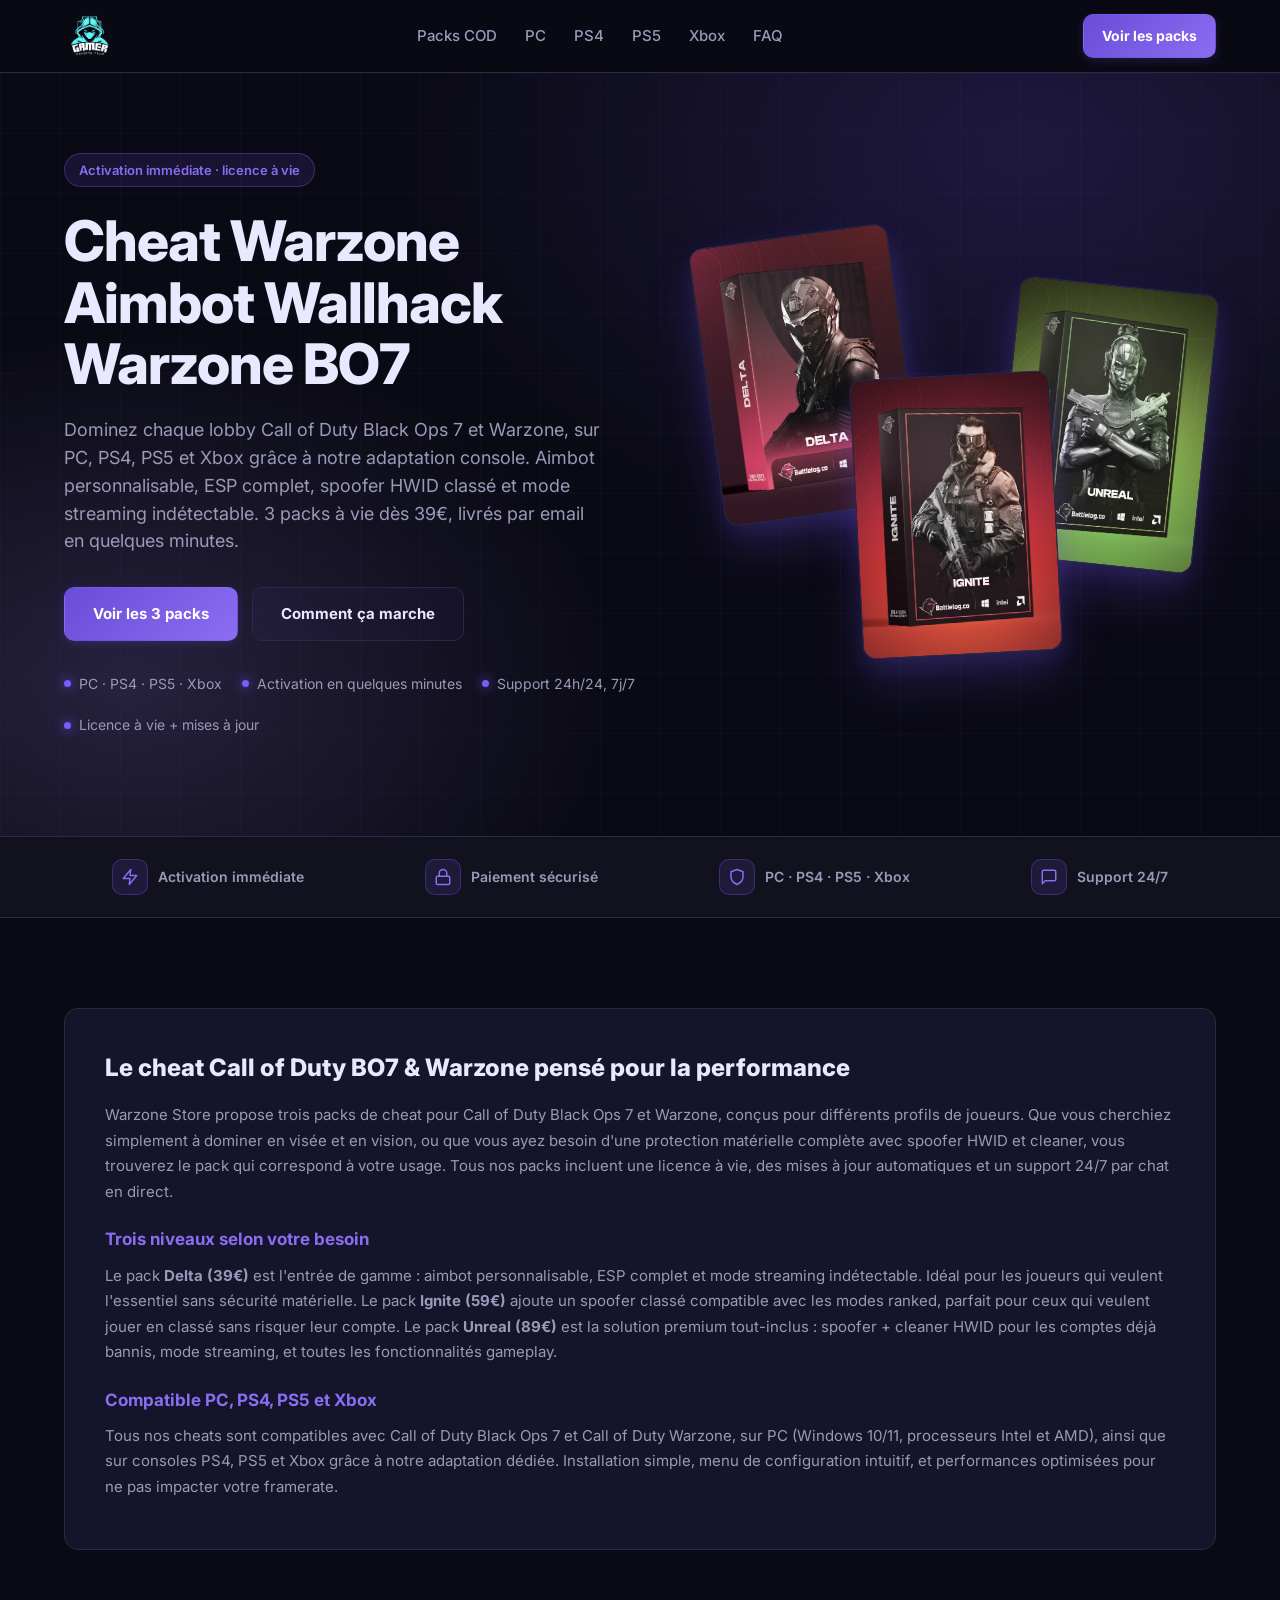
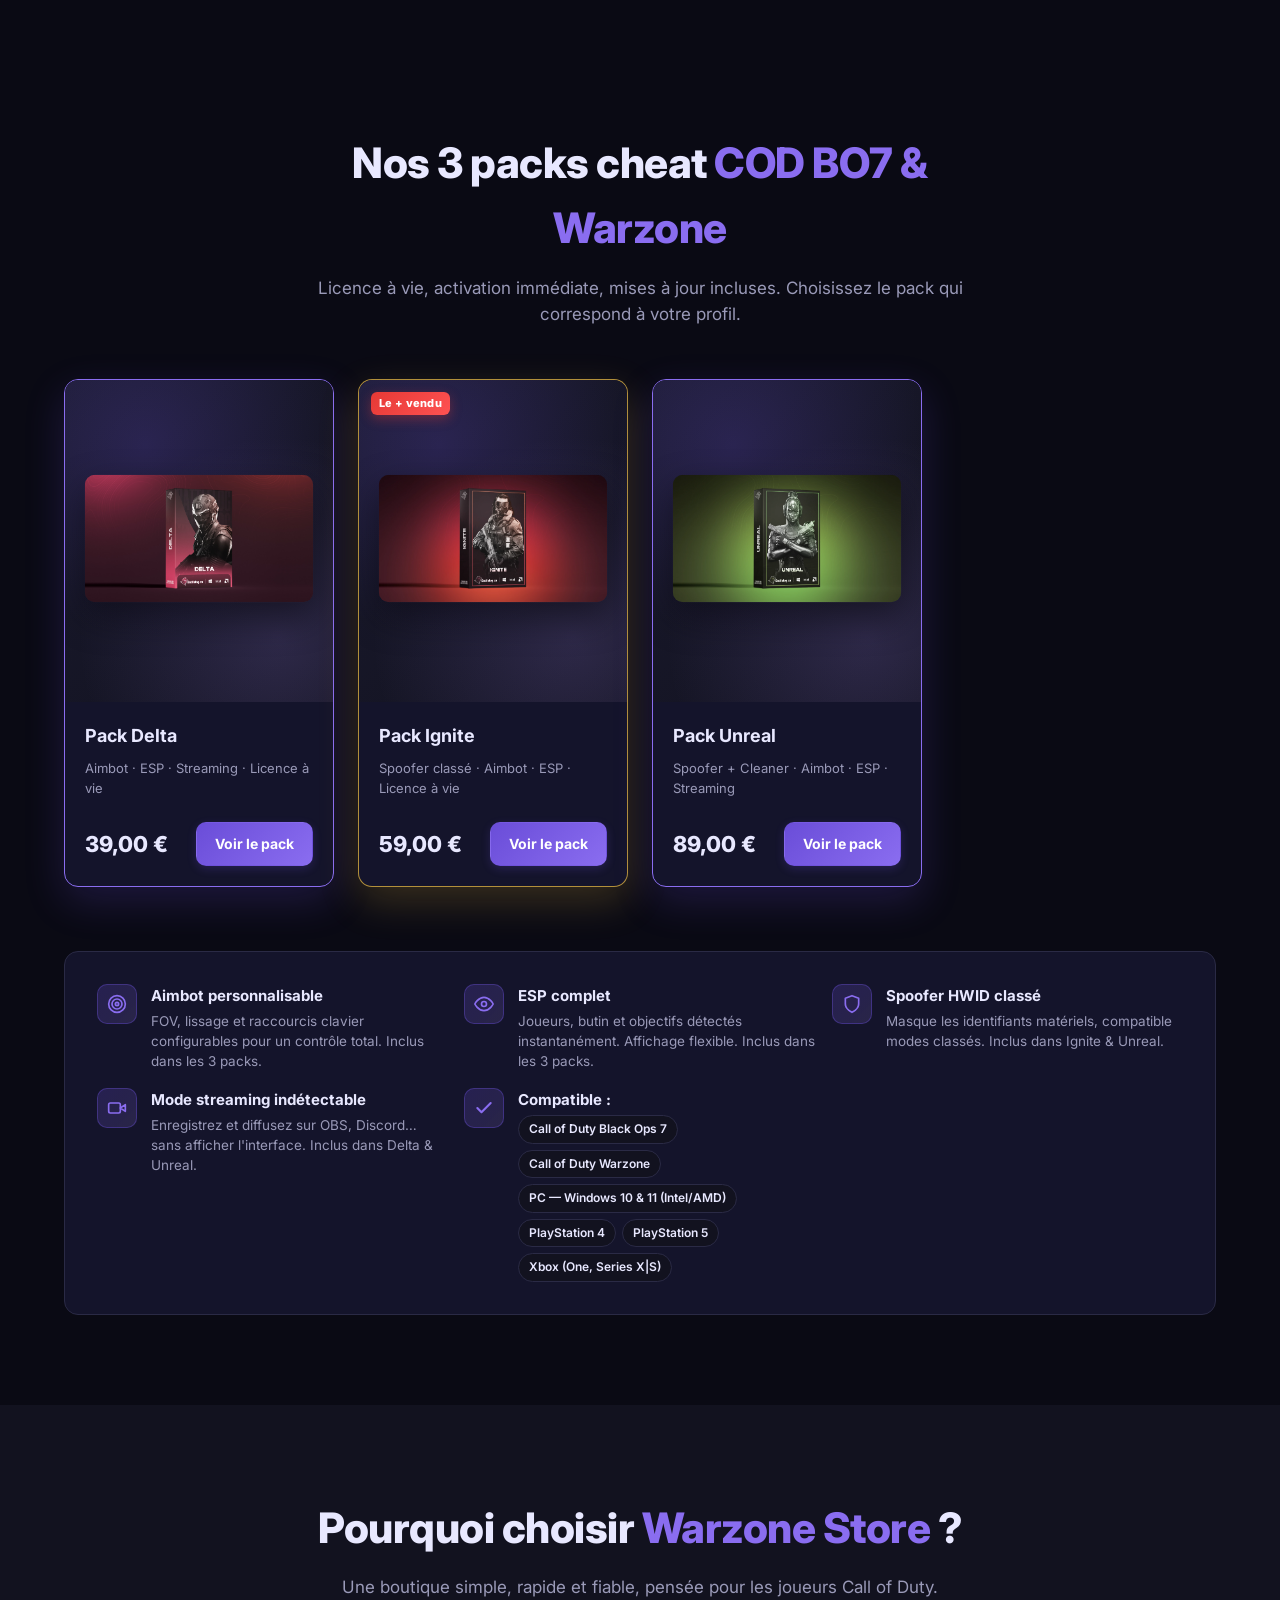
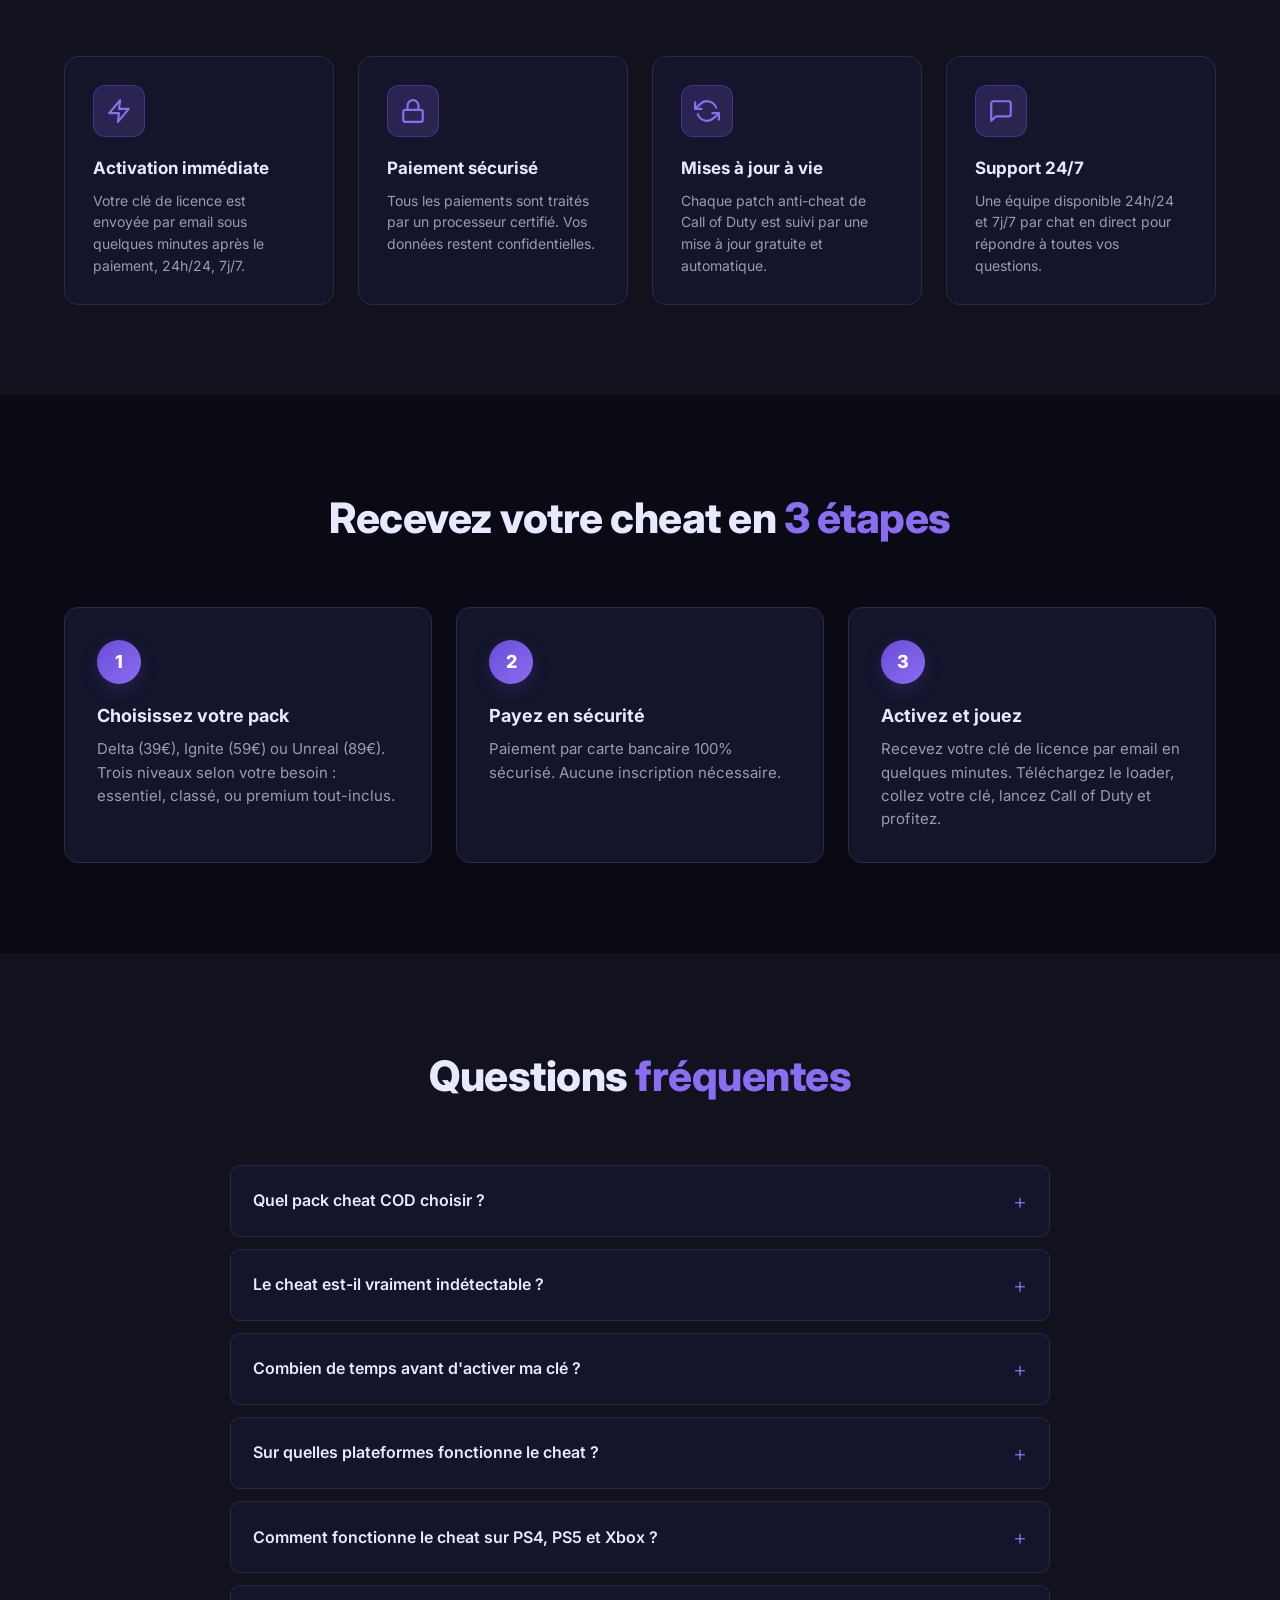
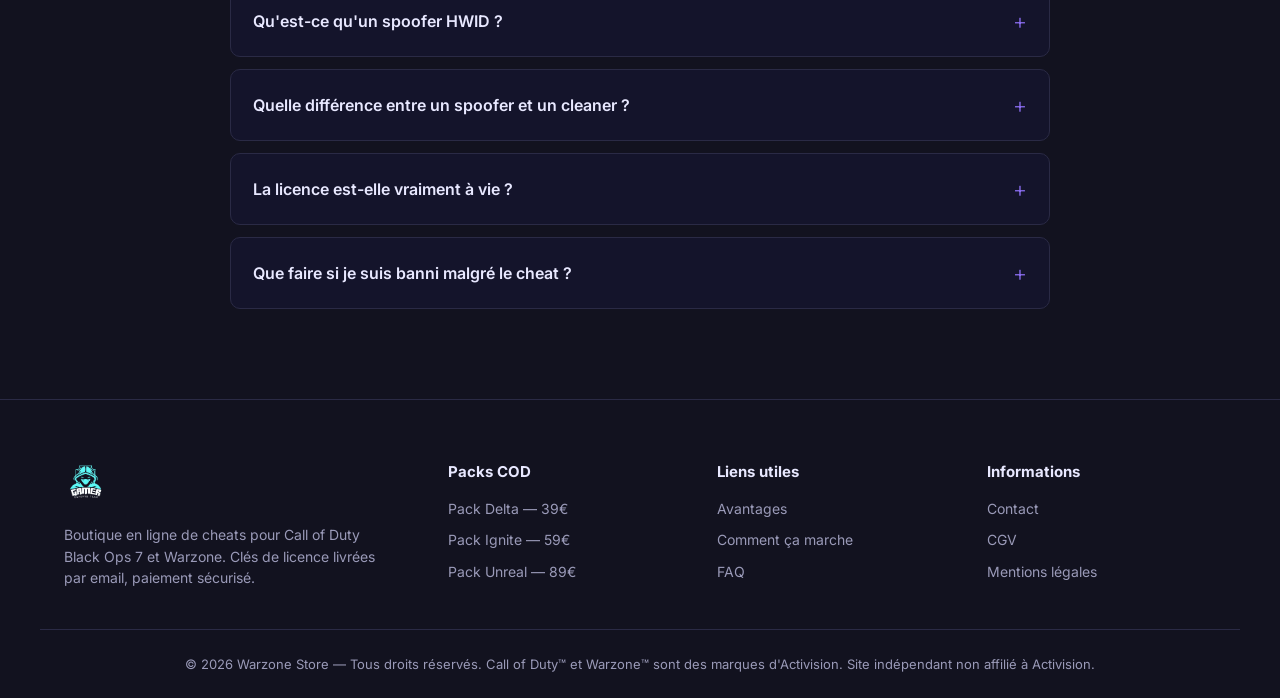
<file: index.html>
<!DOCTYPE html>
<html lang="fr">
<head>
    <meta charset="UTF-8">
    <meta name="viewport" content="width=device-width, initial-scale=1.0">
    <meta name="robots" content="index, follow">
    <title>Cheat Warzone - Aimbot Wallhack Warzone BO7</title>
    <meta name="description" content="Cheat Call of Duty Black Ops 7 et Warzone pour PC, PS4, PS5 et Xbox : aimbot, ESP, spoofer HWID, mode streaming. 3 packs à vie dès 39€. Activation immédiate, support 24/7.">
    <link rel="canonical" href="https://wrz-shop.com/"/>
    <link rel="alternate" hreflang="fr-FR" href="https://wrz-shop.com/"/>
    <link rel="alternate" hreflang="fr-BE" href="https://wrz-shop.com/"/>
    <link rel="alternate" hreflang="fr-CA" href="https://wrz-shop.com/"/>
    <link rel="alternate" hreflang="fr-CH" href="https://wrz-shop.com/"/>
    <link rel="alternate" hreflang="x-default" href="https://wrz-shop.com/"/>
    <link rel="preconnect" href="https://fonts.googleapis.com">
    <link rel="preconnect" href="https://fonts.gstatic.com" crossorigin>
    <link href="https://fonts.googleapis.com/css2?family=Inter:wght@400;500;600;700;800;900&display=swap" rel="stylesheet">
    <link rel="stylesheet" href="assets/css/style.css">
    <link rel="icon" type="image/x-icon" href="favicon.ico">
    <link rel="apple-touch-icon" href="favicon.ico">
    <meta name="theme-color" content="#7c5aff">
    <meta name="msapplication-TileColor" content="#7c5aff">
    <meta name="msapplication-TileImage" content="logo/ms-icon-96x96.png">

    <meta property="og:type" content="website">
    <meta property="og:url" content="https://wrz-shop.com/">
    <meta property="og:title" content="Warzone Store — Cheat COD BO7 &amp; Warzone (PC · PS4 · PS5 · Xbox)">
    <meta property="og:description" content="Aimbot, ESP, spoofer HWID et mode streaming pour Call of Duty BO7 et Warzone. Compatible PC, PS4, PS5 et Xbox. 3 packs à vie dès 39€.">
    <meta property="og:image" content="https://wrz-shop.com/cod-bo7-warzone-ignite-spoofer.webp">
    <meta property="og:locale" content="fr_FR">
    <meta property="og:site_name" content="Warzone Store">

    <meta name="twitter:card" content="summary_large_image">
    <meta name="twitter:title" content="Warzone Store — Cheat COD BO7 &amp; Warzone (PC · PS4 · PS5 · Xbox)">
    <meta name="twitter:description" content="Aimbot, ESP, spoofer HWID et mode streaming pour Call of Duty BO7 et Warzone. Compatible PC, PS4, PS5 et Xbox. 3 packs à vie dès 39€.">
    <meta name="twitter:image" content="https://wrz-shop.com/cod-bo7-warzone-ignite-spoofer.webp">

    <script type="application/ld+json">
    {
        "@context": "https://schema.org",
        "@graph": [
            {
                "@type": "Organization",
                "name": "Warzone Store",
                "url": "https://wrz-shop.com",
                "logo": "https://wrz-shop.com/cod-bo7-warzone-ignite-spoofer.webp",
                "description": "Boutique de cheats pour Call of Duty Black Ops 7 et Warzone : aimbot, ESP, spoofer HWID, mode streaming. Activation immédiate, licence à vie, support 24/7.",
                "contactPoint": {
                    "@type": "ContactPoint",
                    "contactType": "customer service",
                    "availableLanguage": "fr-FR"
                },
                "areaServed": [
                    { "@type": "Country", "name": "France" },
                    { "@type": "Country", "name": "Belgique" },
                    { "@type": "Country", "name": "Suisse" },
                    { "@type": "Country", "name": "Canada" }
                ],
                "hasOfferCatalog": {
                    "@type": "OfferCatalog",
                    "name": "Nos packs COD",
                    "itemListElement": [
                        {"@type": "Offer", "itemOffered": {"@type": "Service", "name": "aimbot", "url": "https://wrz-shop.com/#packs"}},
                        {"@type": "Offer", "itemOffered": {"@type": "Service", "name": "aimbot warzone", "url": "https://wrz-shop.com/#packs"}},
                        {"@type": "Offer", "itemOffered": {"@type": "Service", "name": "cheat warzone", "url": "https://wrz-shop.com/#packs"}},
                        {"@type": "Offer", "itemOffered": {"@type": "Service", "name": "cheat warzone gratuit", "url": "https://wrz-shop.com/#packs"}},
                        {"@type": "Offer", "itemOffered": {"@type": "Service", "name": "wallhack warzone", "url": "https://wrz-shop.com/#packs"}},
                        {"@type": "Offer", "itemOffered": {"@type": "Service", "name": "hack warzone", "url": "https://wrz-shop.com/#packs"}},
                        {"@type": "Offer", "itemOffered": {"@type": "Service", "name": "cheat warzone 2", "url": "https://wrz-shop.com/#packs"}},
                        {"@type": "Offer", "itemOffered": {"@type": "Service", "name": "cheat warzone 2.0", "url": "https://wrz-shop.com/#packs"}},
                        {"@type": "Offer", "itemOffered": {"@type": "Service", "name": "hack warzone 2.0", "url": "https://wrz-shop.com/#packs"}},
                        {"@type": "Offer", "itemOffered": {"@type": "Service", "name": "aimbot call of duty", "url": "https://wrz-shop.com/#packs"}},
                        {"@type": "Offer", "itemOffered": {"@type": "Service", "name": "aimbot warzone pc gratuit", "url": "https://wrz-shop.com/#packs"}},
                        {"@type": "Offer", "itemOffered": {"@type": "Service", "name": "aimbot warzone xbox one gratuit", "url": "https://wrz-shop.com/#packs"}},
                        {"@type": "Offer", "itemOffered": {"@type": "Service", "name": "cheat call of duty ps4", "url": "https://wrz-shop.com/#packs"}},
                        {"@type": "Offer", "itemOffered": {"@type": "Service", "name": "cheat call of duty ps5", "url": "https://wrz-shop.com/#packs"}},
                        {"@type": "Offer", "itemOffered": {"@type": "Service", "name": "cheat payant warzone", "url": "https://wrz-shop.com/#packs"}},
                        {"@type": "Offer", "itemOffered": {"@type": "Service", "name": "cheat sur console warzone", "url": "https://wrz-shop.com/#packs"}},
                        {"@type": "Offer", "itemOffered": {"@type": "Service", "name": "cheat warzone 2 pc download", "url": "https://wrz-shop.com/#packs"}},
                        {"@type": "Offer", "itemOffered": {"@type": "Service", "name": "cheat warzone 2 ps5", "url": "https://wrz-shop.com/#packs"}},
                        {"@type": "Offer", "itemOffered": {"@type": "Service", "name": "cheat warzone 2 ps4", "url": "https://wrz-shop.com/#packs"}},
                        {"@type": "Offer", "itemOffered": {"@type": "Service", "name": "cheat warzone pc payant", "url": "https://wrz-shop.com/#packs"}}
                    ]
                }
            },
            {
                "@type": "WebSite",
                "name": "Warzone Store",
                "url": "https://wrz-shop.com"
            },
            {
                "@type": "Store",
                "name": "Warzone Store",
                "url": "https://wrz-shop.com/",
                "areaServed": ["FR", "BE", "CH", "CA"],
                "currenciesAccepted": "EUR"
            },
            {
                "@type": "ItemList",
                "name": "Packs cheat COD BO7 & Warzone",
                "itemListElement": [
                    {
                        "@type": "ListItem",
                        "position": 1,
                        "item": {
                            "@type": "Product",
                            "name": "Pack Delta — Aimbot + ESP + Streaming",
                            "description": "Pack Delta pour Call of Duty BO7 et Warzone : aimbot, ESP, streaming. Compatible PC (Windows 10/11, Intel/AMD), PS4, PS5 et Xbox via adaptation console.",
                            "image": "https://wrz-shop.com/cod-bo7-warzone-delta-cheat.webp",
                            "url": "https://wrz-shop.com/cod-bo7-warzone-delta.html",
                            "brand": { "@type": "Brand", "name": "Delta" },
                            "offers": {
                                "@type": "Offer",
                                "url": "https://wrz-shop.com/cod-bo7-warzone-delta.html",
                                "price": "39.00",
                                "priceCurrency": "EUR",
                                "availability": "https://schema.org/InStock"
                            }
                        }
                    },
                    {
                        "@type": "ListItem",
                        "position": 2,
                        "item": {
                            "@type": "Product",
                            "name": "Pack Ignite — Spoofer + Aimbot + ESP",
                            "description": "Pack Ignite pour Call of Duty BO7 et Warzone : spoofer HWID classé, aimbot, ESP. Compatible PC (Windows 10/11), PS4, PS5 et Xbox via adaptation console.",
                            "image": "https://wrz-shop.com/cod-bo7-warzone-ignite-spoofer.webp",
                            "url": "https://wrz-shop.com/cod-bo7-warzone-ignite.html",
                            "brand": { "@type": "Brand", "name": "Ignite" },
                            "offers": {
                                "@type": "Offer",
                                "url": "https://wrz-shop.com/cod-bo7-warzone-ignite.html",
                                "price": "59.00",
                                "priceCurrency": "EUR",
                                "availability": "https://schema.org/InStock"
                            }
                        }
                    },
                    {
                        "@type": "ListItem",
                        "position": 3,
                        "item": {
                            "@type": "Product",
                            "name": "Pack Unreal — Spoofer + Cleaner + Aimbot + ESP + Streaming",
                            "description": "Pack Unreal pour Call of Duty BO7 et Warzone : spoofer + cleaner HWID, aimbot, ESP, streaming. Compatible PC (Windows 10/11), PS4, PS5 et Xbox via adaptation console.",
                            "image": "https://wrz-shop.com/cod-bo7-warzone-unreal-cheat.webp",
                            "url": "https://wrz-shop.com/cod-bo7-warzone-unreal.html",
                            "brand": { "@type": "Brand", "name": "Unreal" },
                            "offers": {
                                "@type": "Offer",
                                "url": "https://wrz-shop.com/cod-bo7-warzone-unreal.html",
                                "price": "89.00",
                                "priceCurrency": "EUR",
                                "availability": "https://schema.org/InStock"
                            }
                        }
                    }
                ]
            },
            {
                "@type": "FAQPage",
                "mainEntity": [
                    {
                        "@type": "Question",
                        "name": "Quel pack cheat COD choisir ?",
                        "acceptedAnswer": {
                            "@type": "Answer",
                            "text": "Delta (39€) si vous voulez uniquement les fonctionnalités gameplay (aimbot, ESP, streaming). Ignite (59€) si vous voulez en plus la sécurité d'un spoofer classé. Unreal (89€) pour la solution premium tout-inclus avec spoofer + cleaner HWID et mode streaming."
                        }
                    },
                    {
                        "@type": "Question",
                        "name": "Le cheat est-il vraiment indétectable ?",
                        "acceptedAnswer": {
                            "@type": "Answer",
                            "text": "Nos packs sont conçus pour rester indétectés face à Ricochet et aux autres systèmes anti-cheat de Call of Duty. Les mises à jour sont incluses à vie et déployées dès qu'un patch anti-cheat est publié."
                        }
                    },
                    {
                        "@type": "Question",
                        "name": "Combien de temps avant d'activer ma clé ?",
                        "acceptedAnswer": {
                            "@type": "Answer",
                            "text": "Votre clé de licence est envoyée par email dans les minutes qui suivent la validation du paiement. Activation immédiate, accès à vie."
                        }
                    },
                    {
                        "@type": "Question",
                        "name": "Sur quelles plateformes fonctionne le cheat ?",
                        "acceptedAnswer": {
                            "@type": "Answer",
                            "text": "Compatible PC sous Windows 10 et Windows 11 (Intel/AMD), ainsi que PlayStation 4, PlayStation 5 et Xbox (One et Series X|S) grâce à notre adaptation console fournie avec votre licence."
                        }
                    },
                    {
                        "@type": "Question",
                        "name": "Qu'est-ce qu'un spoofer HWID ?",
                        "acceptedAnswer": {
                            "@type": "Answer",
                            "text": "Un spoofer HWID masque les identifiants matériels de votre PC (numéros de série disque, MAC, SMBIOS, etc.) pour contourner un éventuel ban matériel. Indispensable si votre compte a déjà été banni."
                        }
                    },
                    {
                        "@type": "Question",
                        "name": "La licence est-elle vraiment à vie ?",
                        "acceptedAnswer": {
                            "@type": "Answer",
                            "text": "Oui. Un seul paiement, accès à vie sans abonnement ni date d'expiration. Les mises à jour et le support 24/7 sont inclus."
                        }
                    }
                ]
            }
        ]
    }
    </script>
</head>
<body>

<header class="header">
    <div class="container header-inner">
        <a href="/" class="logo" title="aimbot">
            <img src="logo.png" alt="Warzone Store" class="logo-img">
        </a>
        <nav class="nav" id="primary-nav">
            <a href="#packs" title="aimbot warzone">Packs COD</a>
            <a href="cheat-warzone-pc.html" title="cheat warzone pc">PC</a>
            <a href="cheat-warzone-ps4.html" title="cheat call of duty ps4">PS4</a>
            <a href="cheat-warzone-ps5.html" title="cheat call of duty ps5">PS5</a>
            <a href="cheat-warzone-xbox.html" title="aimbot warzone xbox one gratuit">Xbox</a>
            <a href="#faq" title="wallhack warzone">FAQ</a>
        </nav>
        <a href="#packs" class="btn btn-primary btn-sm" title="hack warzone">Voir les packs</a>
        <button class="nav-toggle" aria-label="Ouvrir le menu" aria-expanded="false" aria-controls="primary-nav">
            <svg class="nav-toggle-open" viewBox="0 0 24 24" fill="none" stroke="currentColor" stroke-width="2" stroke-linecap="round"><line x1="3" y1="6" x2="21" y2="6"/><line x1="3" y1="12" x2="21" y2="12"/><line x1="3" y1="18" x2="21" y2="18"/></svg>
            <svg class="nav-toggle-close" viewBox="0 0 24 24" fill="none" stroke="currentColor" stroke-width="2" stroke-linecap="round"><line x1="18" y1="6" x2="6" y2="18"/><line x1="6" y1="6" x2="18" y2="18"/></svg>
        </button>
    </div>
</header>

<section class="hero">
    <div class="container hero-inner">
        <div class="hero-content">
            <span class="badge">Activation immédiate · licence à vie</span>
            <h1>Cheat Warzone <br>Aimbot Wallhack Warzone BO7</h1>
            <p class="hero-sub">Dominez chaque lobby Call of Duty Black Ops 7 et Warzone, sur PC, PS4, PS5 et Xbox grâce à notre adaptation console. Aimbot personnalisable, ESP complet, spoofer HWID classé et mode streaming indétectable. 3 packs à vie dès 39€, livrés par email en quelques minutes.</p>
            <div class="hero-cta">
                <a href="#packs" class="btn btn-primary" title="cheat warzone 2">Voir les 3 packs</a>
                <a href="#how" class="btn btn-ghost" title="cheat warzone 2.0">Comment ça marche</a>
            </div>
            <ul class="hero-trust">
                <li><span class="dot"></span> PC · PS4 · PS5 · Xbox</li>
                <li><span class="dot"></span> Activation en quelques minutes</li>
                <li><span class="dot"></span> Support 24h/24, 7j/7</li>
                <li><span class="dot"></span> Licence à vie + mises à jour</li>
            </ul>
        </div>
        <div class="hero-visual" aria-hidden="true">
            <div class="card-3d card-3d-1"><img src="cod-bo7-warzone-delta-cheat.webp" alt="hack warzone 2.0" loading="eager"></div>
            <div class="card-3d card-3d-2"><img src="cod-bo7-warzone-unreal-cheat.webp" alt="aimbot call of duty" loading="eager"></div>
            <div class="card-3d card-3d-3"><img src="cod-bo7-warzone-ignite-spoofer.webp" alt="aimbot warzone pc gratuit" loading="eager"></div>
        </div>
    </div>
</section>

<section class="strip">
    <div class="container strip-inner">
        <div class="strip-item"><span><svg viewBox="0 0 24 24" fill="none" stroke="currentColor" stroke-width="2" stroke-linecap="round" stroke-linejoin="round"><polygon points="13 2 3 14 12 14 11 22 21 10 12 10 13 2"/></svg></span> Activation immédiate</div>
        <div class="strip-item"><span><svg viewBox="0 0 24 24" fill="none" stroke="currentColor" stroke-width="2" stroke-linecap="round" stroke-linejoin="round"><rect x="3" y="11" width="18" height="11" rx="2"/><path d="M7 11V7a5 5 0 0 1 10 0v4"/></svg></span> Paiement sécurisé</div>
        <div class="strip-item"><span><svg viewBox="0 0 24 24" fill="none" stroke="currentColor" stroke-width="2" stroke-linecap="round" stroke-linejoin="round"><path d="M12 22s8-4 8-10V5l-8-3-8 3v7c0 6 8 10 8 10z"/></svg></span> PC · PS4 · PS5 · Xbox</div>
        <div class="strip-item"><span><svg viewBox="0 0 24 24" fill="none" stroke="currentColor" stroke-width="2" stroke-linecap="round" stroke-linejoin="round"><path d="M21 15a2 2 0 0 1-2 2H7l-4 4V5a2 2 0 0 1 2-2h14a2 2 0 0 1 2 2z"/></svg></span> Support 24/7</div>
    </div>
</section>

<section class="intro" id="intro">
    <div class="container">
        <article class="product-description" style="margin-top:0;">
            <h2>Le cheat Call of Duty BO7 &amp; Warzone pensé pour la performance</h2>
            <p>Warzone Store propose trois packs de cheat pour Call of Duty Black Ops 7 et Warzone, conçus pour différents profils de joueurs. Que vous cherchiez simplement à dominer en visée et en vision, ou que vous ayez besoin d'une protection matérielle complète avec spoofer HWID et cleaner, vous trouverez le pack qui correspond à votre usage. Tous nos packs incluent une licence à vie, des mises à jour automatiques et un support 24/7 par chat en direct.</p>
            <h3>Trois niveaux selon votre besoin</h3>
            <p>Le pack <strong>Delta (39€)</strong> est l'entrée de gamme : aimbot personnalisable, ESP complet et mode streaming indétectable. Idéal pour les joueurs qui veulent l'essentiel sans sécurité matérielle. Le pack <strong>Ignite (59€)</strong> ajoute un spoofer classé compatible avec les modes ranked, parfait pour ceux qui veulent jouer en classé sans risquer leur compte. Le pack <strong>Unreal (89€)</strong> est la solution premium tout-inclus : spoofer + cleaner HWID pour les comptes déjà bannis, mode streaming, et toutes les fonctionnalités gameplay.</p>
            <h3>Compatible PC, PS4, PS5 et Xbox</h3>
            <p>Tous nos cheats sont compatibles avec Call of Duty Black Ops 7 et Call of Duty Warzone, sur PC (Windows 10/11, processeurs Intel et AMD), ainsi que sur consoles PS4, PS5 et Xbox grâce à notre adaptation dédiée. Installation simple, menu de configuration intuitif, et performances optimisées pour ne pas impacter votre framerate.</p>
        </article>
    </div>
</section>


<section id="packs" class="products">
    <div class="container">
        <header class="section-head">
            <h2>Nos 3 packs cheat <span class="accent">COD BO7 &amp; Warzone</span></h2>
            <p>Licence à vie, activation immédiate, mises à jour incluses. Choisissez le pack qui correspond à votre profil.</p>
        </header>

        <div class="grid">
            <article class="product-card" data-amount="39">
                <a class="product-visual" href="cod-bo7-warzone-delta.html" title="aimbot warzone xbox one gratuit">
                    <img src="cod-bo7-warzone-delta-cheat.webp" alt="cheat call of duty ps4" loading="lazy">
                </a>
                <div class="product-body">
                    <h3><a href="cod-bo7-warzone-delta.html" title="cheat call of duty ps5">Pack Delta</a></h3>
                    <p class="meta">Aimbot · ESP · Streaming · Licence à vie</p>
                    <div class="product-footer">
                        <div class="price">
                            <span class="price-current">39,00 €</span>
                        </div>
                        <a href="cod-bo7-warzone-delta.html" class="btn btn-primary btn-sm" title="cheat payant warzone">Voir le pack</a>
                    </div>
                </div>
            </article>

            <article class="product-card featured" data-amount="59">
                <a class="product-visual" href="cod-bo7-warzone-ignite.html" title="cheat sur console warzone">
                    <img src="cod-bo7-warzone-ignite-spoofer.webp" alt="cheat warzone 2 pc download" loading="lazy">
                    <span class="discount-badge absolute">Le + vendu</span>
                </a>
                <div class="product-body">
                    <h3><a href="cod-bo7-warzone-ignite.html" title="cheat warzone 2 ps5">Pack Ignite</a></h3>
                    <p class="meta">Spoofer classé · Aimbot · ESP · Licence à vie</p>
                    <div class="product-footer">
                        <div class="price">
                            <span class="price-current">59,00 €</span>
                        </div>
                        <a href="cod-bo7-warzone-ignite.html" class="btn btn-primary btn-sm" title="cheat warzone 2 ps4">Voir le pack</a>
                    </div>
                </div>
            </article>

            <article class="product-card" data-amount="89">
                <a class="product-visual" href="cod-bo7-warzone-unreal.html" title="cheat warzone pc payant">
                    <img src="cod-bo7-warzone-unreal-cheat.webp" alt="aimbot" loading="lazy">
                </a>
                <div class="product-body">
                    <h3><a href="cod-bo7-warzone-unreal.html" title="aimbot warzone">Pack Unreal</a></h3>
                    <p class="meta">Spoofer + Cleaner · Aimbot · ESP · Streaming</p>
                    <div class="product-footer">
                        <div class="price">
                            <span class="price-current">89,00 €</span>
                        </div>
                        <a href="cod-bo7-warzone-unreal.html" class="btn btn-primary btn-sm" title="cheat warzone">Voir le pack</a>
                    </div>
                </div>
            </article>
        </div>

        <div class="product-details">
            <div class="detail-block">
                <span class="detail-icon"><svg viewBox="0 0 24 24" fill="none" stroke="currentColor" stroke-width="2" stroke-linecap="round" stroke-linejoin="round"><circle cx="12" cy="12" r="10"/><circle cx="12" cy="12" r="6"/><circle cx="12" cy="12" r="2"/></svg></span>
                <div>
                    <h4>Aimbot personnalisable</h4>
                    <p>FOV, lissage et raccourcis clavier configurables pour un contrôle total. Inclus dans les 3 packs.</p>
                </div>
            </div>
            <div class="detail-block">
                <span class="detail-icon"><svg viewBox="0 0 24 24" fill="none" stroke="currentColor" stroke-width="2" stroke-linecap="round" stroke-linejoin="round"><path d="M1 12s4-8 11-8 11 8 11 8-4 8-11 8-11-8-11-8z"/><circle cx="12" cy="12" r="3"/></svg></span>
                <div>
                    <h4>ESP complet</h4>
                    <p>Joueurs, butin et objectifs détectés instantanément. Affichage flexible. Inclus dans les 3 packs.</p>
                </div>
            </div>
            <div class="detail-block">
                <span class="detail-icon"><svg viewBox="0 0 24 24" fill="none" stroke="currentColor" stroke-width="2" stroke-linecap="round" stroke-linejoin="round"><path d="M12 22s8-4 8-10V5l-8-3-8 3v7c0 6 8 10 8 10z"/></svg></span>
                <div>
                    <h4>Spoofer HWID classé</h4>
                    <p>Masque les identifiants matériels, compatible modes classés. Inclus dans Ignite &amp; Unreal.</p>
                </div>
            </div>
            <div class="detail-block">
                <span class="detail-icon"><svg viewBox="0 0 24 24" fill="none" stroke="currentColor" stroke-width="2" stroke-linecap="round" stroke-linejoin="round"><rect x="2" y="6" width="14" height="12" rx="2"/><polygon points="22 8 16 12 22 16 22 8"/></svg></span>
                <div>
                    <h4>Mode streaming indétectable</h4>
                    <p>Enregistrez et diffusez sur OBS, Discord… sans afficher l'interface. Inclus dans Delta &amp; Unreal.</p>
                </div>
            </div>
            <div class="detail-block detail-compat">
                <span class="detail-icon"><svg viewBox="0 0 24 24" fill="none" stroke="currentColor" stroke-width="2.5" stroke-linecap="round" stroke-linejoin="round"><polyline points="20 6 9 17 4 12"/></svg></span>
                <div>
                    <h4>Compatible :</h4>
                    <ul class="compat-list">
                        <li>Call of Duty Black Ops 7</li>
                        <li>Call of Duty Warzone</li>
                        <li>PC — Windows 10 &amp; 11 (Intel/AMD)</li>
                        <li>PlayStation 4</li>
                        <li>PlayStation 5</li>
                        <li>Xbox (One, Series X|S)</li>
                    </ul>
                </div>
            </div>
        </div>
    </div>
</section>

<section id="avantages" class="features">
    <div class="container">
        <header class="section-head">
            <h2>Pourquoi choisir <span class="accent">Warzone Store</span> ?</h2>
            <p>Une boutique simple, rapide et fiable, pensée pour les joueurs Call of Duty.</p>
        </header>
        <div class="features-grid">
            <div class="feature">
                <div class="feature-icon"><svg viewBox="0 0 24 24" fill="none" stroke="currentColor" stroke-width="2" stroke-linecap="round" stroke-linejoin="round"><polygon points="13 2 3 14 12 14 11 22 21 10 12 10 13 2"/></svg></div>
                <h3>Activation immédiate</h3>
                <p>Votre clé de licence est envoyée par email sous quelques minutes après le paiement, 24h/24, 7j/7.</p>
            </div>
            <div class="feature">
                <div class="feature-icon"><svg viewBox="0 0 24 24" fill="none" stroke="currentColor" stroke-width="2" stroke-linecap="round" stroke-linejoin="round"><rect x="3" y="11" width="18" height="11" rx="2"/><path d="M7 11V7a5 5 0 0 1 10 0v4"/></svg></div>
                <h3>Paiement sécurisé</h3>
                <p>Tous les paiements sont traités par un processeur certifié. Vos données restent confidentielles.</p>
            </div>
            <div class="feature">
                <div class="feature-icon"><svg viewBox="0 0 24 24" fill="none" stroke="currentColor" stroke-width="2" stroke-linecap="round" stroke-linejoin="round"><polyline points="1 4 1 10 7 10"/><path d="M3.51 15a9 9 0 0 0 14.85 3.36L23 14"/><polyline points="23 20 23 14 17 14"/><path d="M20.49 9A9 9 0 0 0 5.64 5.64L1 10"/></svg></div>
                <h3>Mises à jour à vie</h3>
                <p>Chaque patch anti-cheat de Call of Duty est suivi par une mise à jour gratuite et automatique.</p>
            </div>
            <div class="feature">
                <div class="feature-icon"><svg viewBox="0 0 24 24" fill="none" stroke="currentColor" stroke-width="2" stroke-linecap="round" stroke-linejoin="round"><path d="M21 15a2 2 0 0 1-2 2H7l-4 4V5a2 2 0 0 1 2-2h14a2 2 0 0 1 2 2z"/></svg></div>
                <h3>Support 24/7</h3>
                <p>Une équipe disponible 24h/24 et 7j/7 par chat en direct pour répondre à toutes vos questions.</p>
            </div>
        </div>
    </div>
</section>

<section class="how" id="how">
    <div class="container">
        <header class="section-head">
            <h2>Recevez votre cheat en <span class="accent">3 étapes</span></h2>
        </header>
        <div class="steps">
            <div class="step">
                <div class="step-num">1</div>
                <h3>Choisissez votre pack</h3>
                <p>Delta (39€), Ignite (59€) ou Unreal (89€). Trois niveaux selon votre besoin : essentiel, classé, ou premium tout-inclus.</p>
            </div>
            <div class="step">
                <div class="step-num">2</div>
                <h3>Payez en sécurité</h3>
                <p>Paiement par carte bancaire 100% sécurisé. Aucune inscription nécessaire.</p>
            </div>
            <div class="step">
                <div class="step-num">3</div>
                <h3>Activez et jouez</h3>
                <p>Recevez votre clé de licence par email en quelques minutes. Téléchargez le loader, collez votre clé, lancez Call of Duty et profitez.</p>
            </div>
        </div>
    </div>
</section>

<section id="faq" class="faq">
    <div class="container">
        <header class="section-head">
            <h2>Questions <span class="accent">fréquentes</span></h2>
        </header>
        <div class="faq-list">
            <details>
                <summary>Quel pack cheat COD choisir ?</summary>
                <p>Delta (39€) si vous voulez uniquement les fonctionnalités gameplay (aimbot, ESP, streaming). Ignite (59€) si vous voulez en plus la sécurité d'un spoofer classé, parfait pour jouer en ranked. Unreal (89€) pour la solution premium tout-inclus avec spoofer + cleaner HWID, mode streaming et toutes les fonctionnalités gameplay.</p>
            </details>
            <details>
                <summary>Le cheat est-il vraiment indétectable ?</summary>
                <p>Nos packs sont conçus pour rester indétectés face à Ricochet et aux autres systèmes anti-cheat de Call of Duty. Les mises à jour sont incluses à vie et déployées dès qu'un patch anti-cheat est publié. Le pack Unreal ajoute un cleaner pour effacer les traces matérielles, augmentant encore la furtivité.</p>
            </details>
            <details>
                <summary>Combien de temps avant d'activer ma clé ?</summary>
                <p>Votre clé de licence est envoyée par email dans les minutes qui suivent la validation du paiement. La grande majorité des commandes est livrée en moins de 5 minutes. En cas de pic d'activité, comptez jusqu'à 30 minutes maximum.</p>
            </details>
            <details>
                <summary>Sur quelles plateformes fonctionne le cheat ?</summary>
                <p>Compatible PC sous Windows 10 et Windows 11 (toutes versions et éditions, processeurs Intel et AMD modernes). Également disponible sur PlayStation 4, PlayStation 5 et Xbox (One et Series X|S) grâce à notre adaptation console dédiée fournie avec votre licence.</p>
            </details>
            <details>
                <summary>Comment fonctionne le cheat sur PS4, PS5 et Xbox ?</summary>
                <p>L'adaptation console fournie avec votre pack permet d'utiliser les fonctionnalités aimbot, ESP et anti-recul sur PlayStation 4, PlayStation 5 et Xbox. Le support technique vous accompagne pas-à-pas dans la configuration de l'adaptation sur votre console.</p>
            </details>
            <details>
                <summary>Qu'est-ce qu'un spoofer HWID ?</summary>
                <p>Un spoofer HWID masque les identifiants matériels de votre PC (numéros de série disque, MAC, SMBIOS, CPU, GPU, TPM, etc.) pour contourner un éventuel ban matériel d'Activision. Indispensable si votre compte a déjà été banni et que vous voulez rejouer sans être détecté à nouveau. Inclus dans Ignite et Unreal.</p>
            </details>
            <details>
                <summary>Quelle différence entre un spoofer et un cleaner ?</summary>
                <p>Le spoofer modifie en temps réel les identifiants matériels lus par l'anti-cheat. Le cleaner, lui, efface les traces locales laissées par le jeu sur votre système (logs Windows, clés registre, fichiers temporaires). Les deux sont complémentaires. Inclus ensemble dans le pack Unreal.</p>
            </details>
            <details>
                <summary>La licence est-elle vraiment à vie ?</summary>
                <p>Oui. Un seul paiement, accès à vie sans abonnement ni date d'expiration. Les mises à jour et le support 24/7 sont inclus pour toute la durée de vie du produit.</p>
            </details>
            <details>
                <summary>Que faire si je suis banni malgré le cheat ?</summary>
                <p>Si votre compte est banni alors que vous utilisez le pack Ignite ou Unreal, contactez immédiatement notre support. Toute interruption de service est compensée et un nouveau loader vous est fourni en priorité. Le pack Unreal avec son cleaner intégré minimise considérablement ce risque.</p>
            </details>
        </div>
    </div>
</section>

<footer class="footer">
    <div class="container footer-inner">
        <div class="footer-col footer-brand">
            <a href="index.html" class="logo" title="cheat sur console warzone">
                <img src="logo.png" alt="Warzone Store" class="logo-img">
            </a>
            <p>Boutique en ligne de cheats pour Call of Duty Black Ops 7 et Warzone. Clés de licence livrées par email, paiement sécurisé.</p>
        </div>
        <div class="footer-col">
            <h4>Packs COD</h4>
            <ul>
                <li><a href="cod-bo7-warzone-delta.html" title="cheat warzone 2 pc download">Pack Delta — 39€</a></li>
                <li><a href="cod-bo7-warzone-ignite.html" title="cheat warzone 2 ps5">Pack Ignite — 59€</a></li>
                <li><a href="cod-bo7-warzone-unreal.html" title="cheat warzone 2 ps4">Pack Unreal — 89€</a></li>
            </ul>
        </div>
        <div class="footer-col">
            <h4>Liens utiles</h4>
            <ul>
                <li><a href="#avantages" title="cheat warzone pc payant">Avantages</a></li>
                <li><a href="#how" title="aimbot">Comment ça marche</a></li>
                <li><a href="#faq" title="aimbot warzone">FAQ</a></li>
            </ul>
        </div>
        <div class="footer-col">
            <h4>Informations</h4>
            <ul>
                <li><a href="#" title="cheat warzone">Contact</a></li>
                <li><a href="#" title="cheat warzone gratuit">CGV</a></li>
                <li><a href="#" title="wallhack warzone">Mentions légales</a></li>
            </ul>
        </div>
    </div>
    <div class="container footer-bottom">
        <p>© <span id="year"></span> Warzone Store — Tous droits réservés. Call of Duty™ et Warzone™ sont des marques d'Activision. Site indépendant non affilié à Activision.</p>
    </div>
</footer>

<script src="assets/js/script.js"></script>
</body>
</html>
</file>
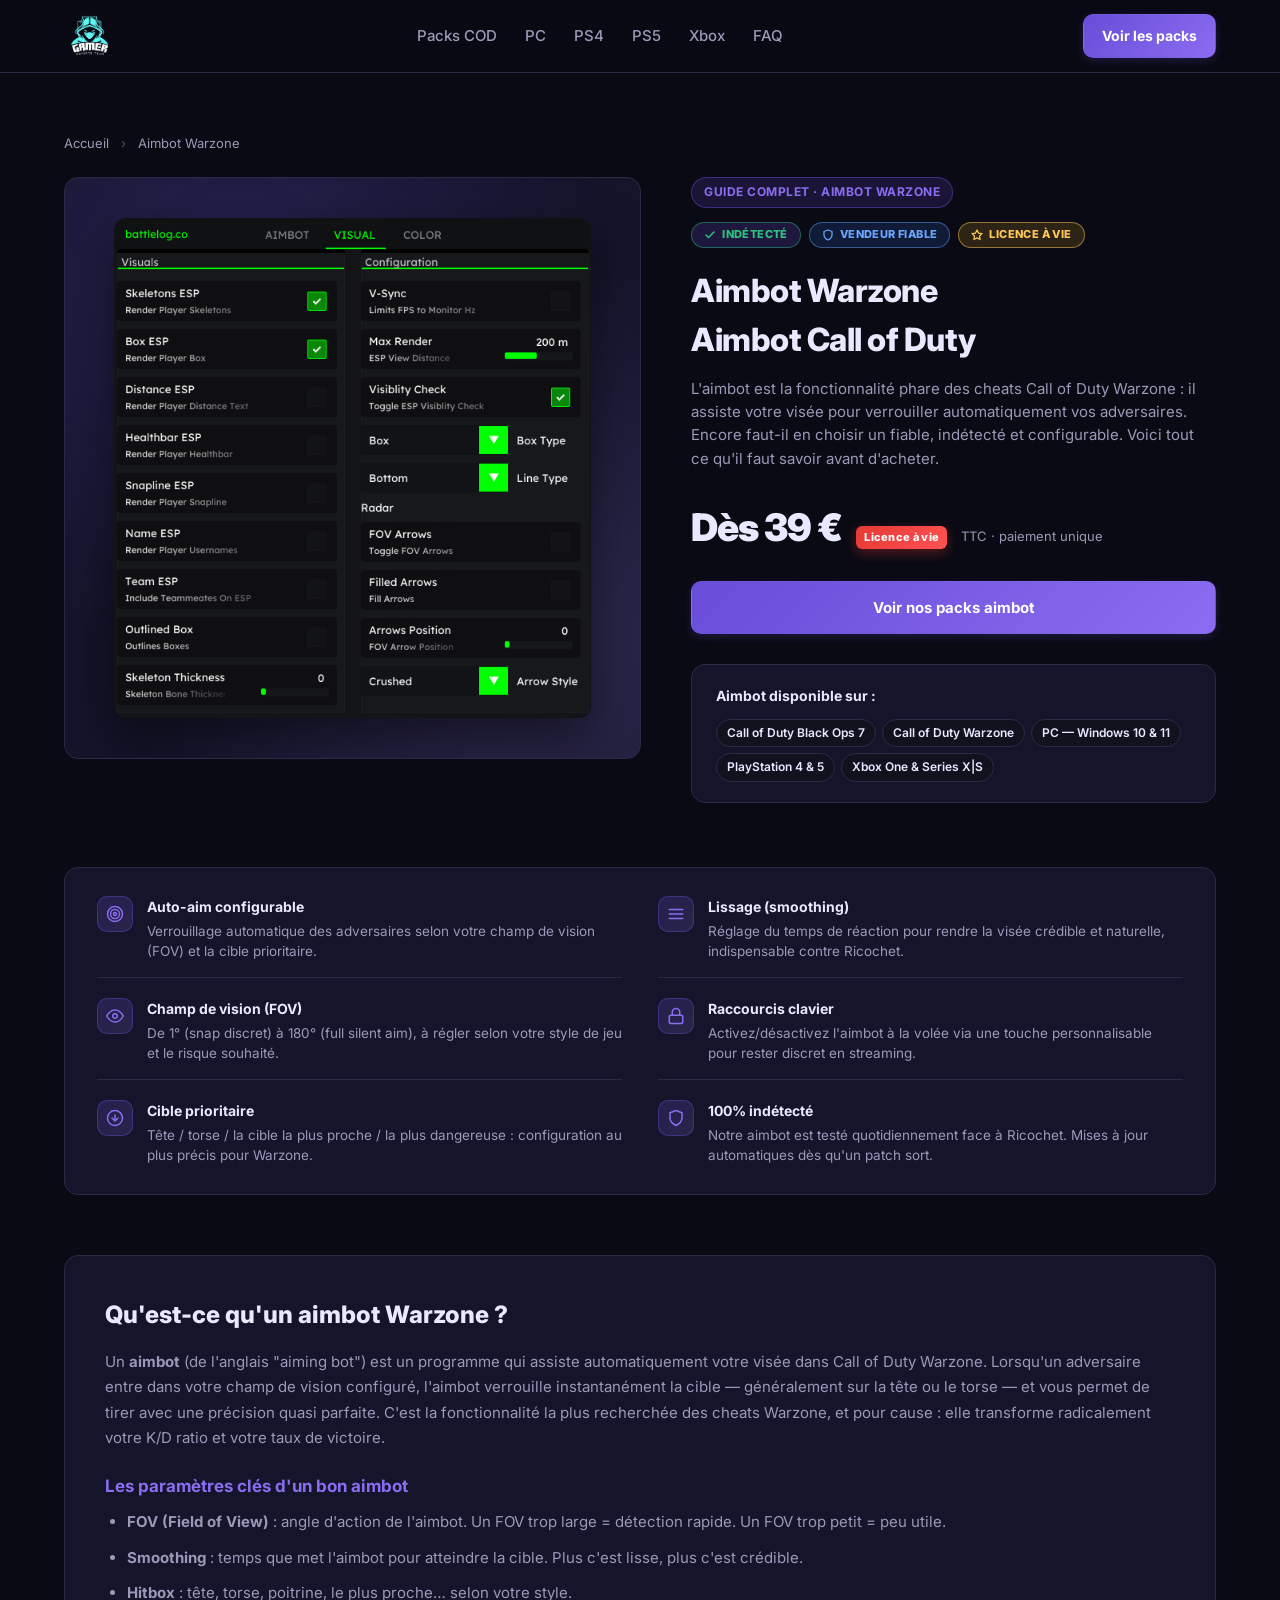
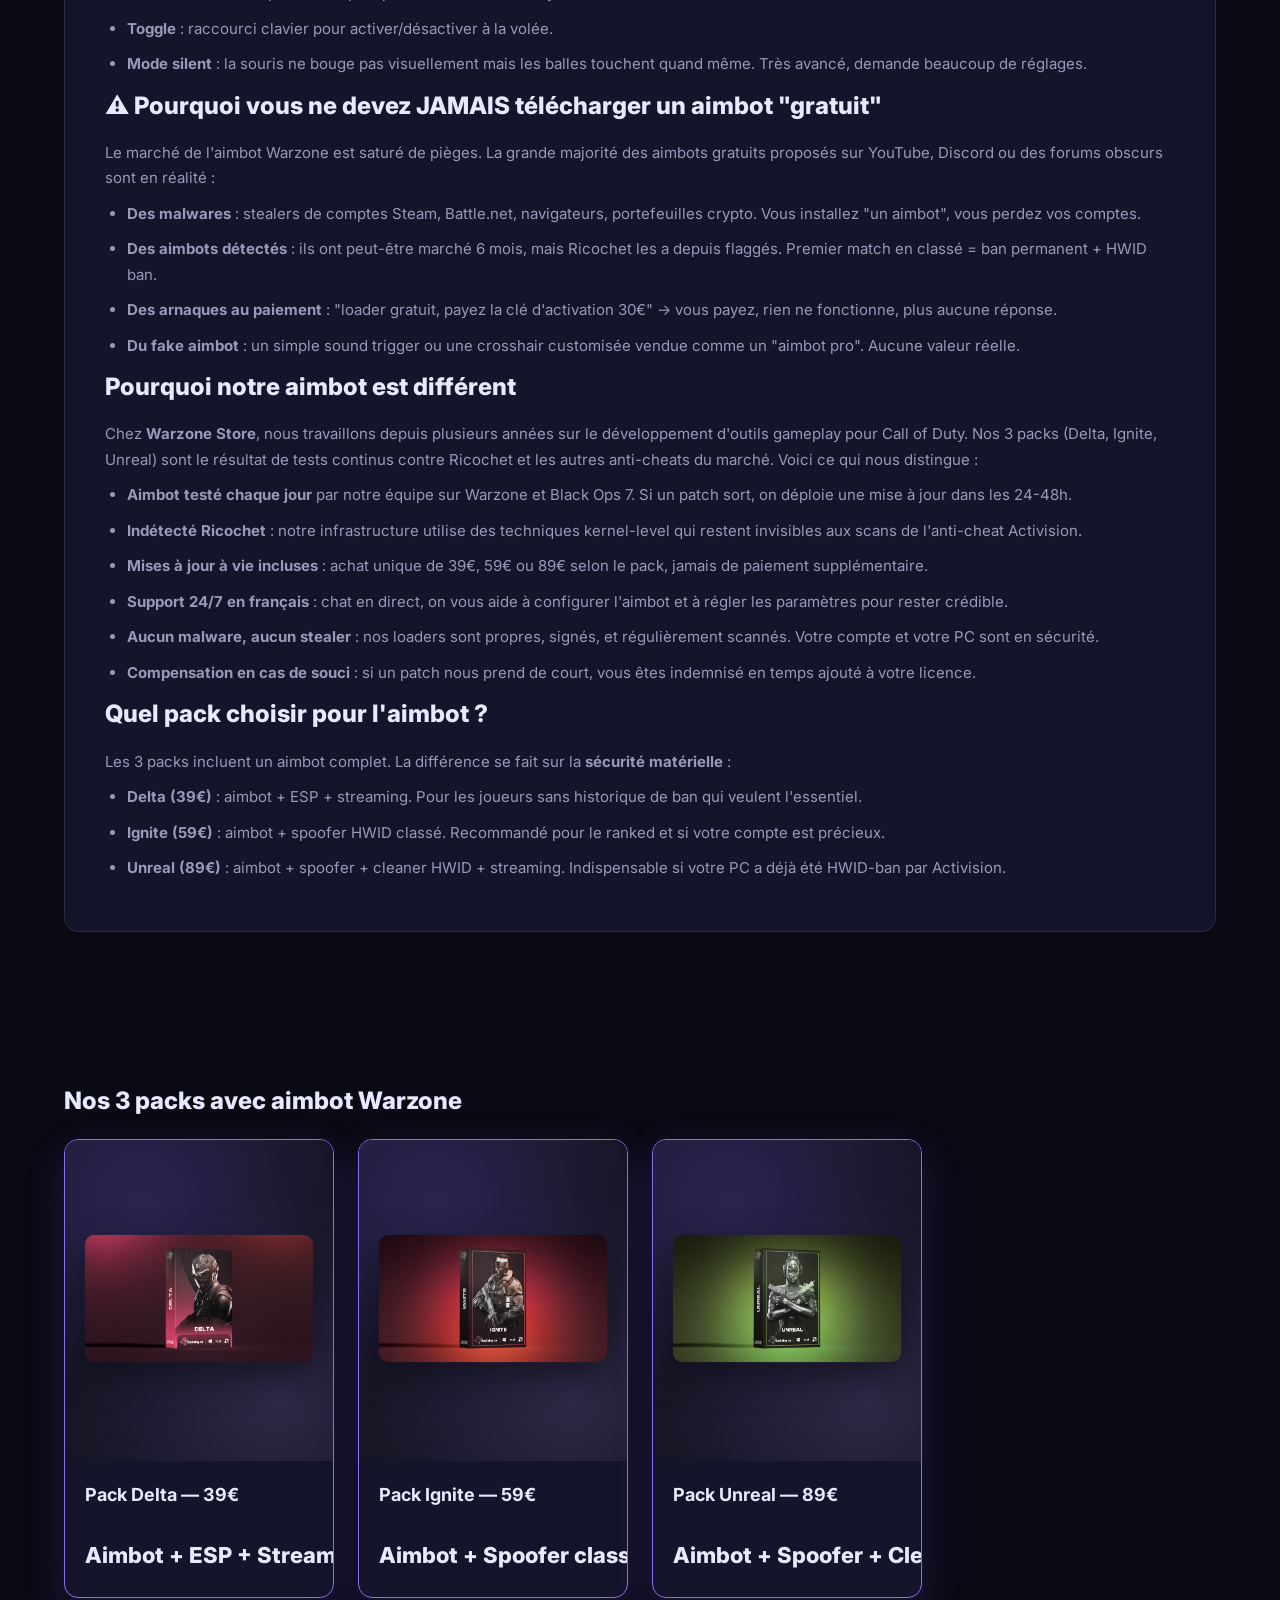
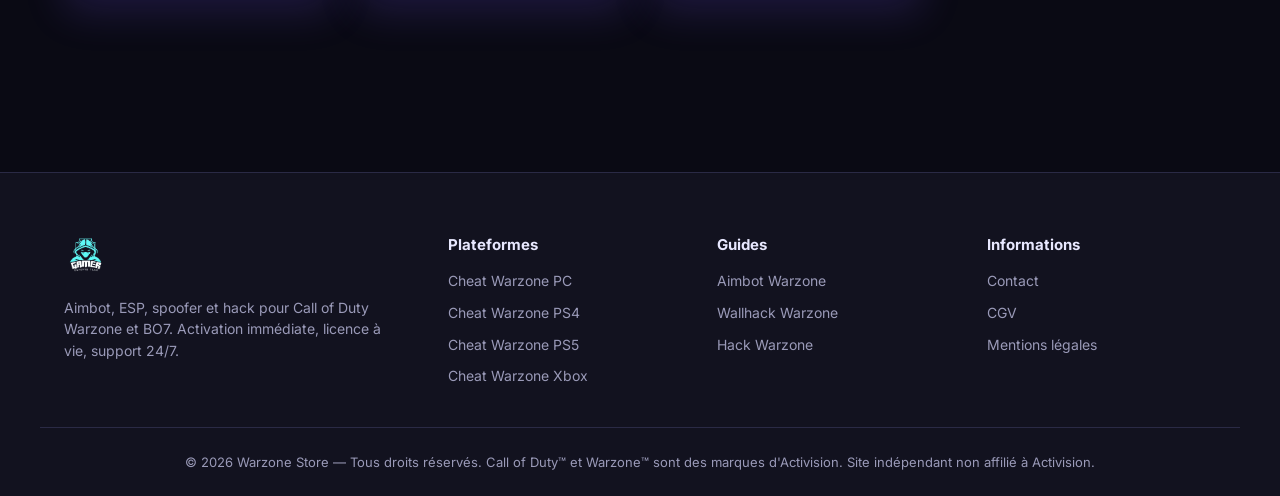
<file: aimbot-warzone.html>
<!DOCTYPE html>
<html lang="fr">
<head>
    <meta charset="UTF-8">
    <meta name="viewport" content="width=device-width, initial-scale=1.0">
    <meta name="robots" content="index, follow">
    <title>Aimbot Warzone - Aimbot Call of Duty</title>
    <meta name="description" content="Aimbot Warzone : tout savoir sur l'auto-aim Call of Duty. Comment ça marche, risques des aimbots gratuits, et comment acheter un aimbot fiable et indétecté. 3 packs à vie dès 39€.">
    <link rel="canonical" href="https://wrz-shop.com/aimbot-warzone.html"/>
    <link rel="alternate" hreflang="fr-FR" href="https://wrz-shop.com/aimbot-warzone.html"/>
    <link rel="alternate" hreflang="fr-BE" href="https://wrz-shop.com/aimbot-warzone.html"/>
    <link rel="alternate" hreflang="fr-CA" href="https://wrz-shop.com/aimbot-warzone.html"/>
    <link rel="alternate" hreflang="fr-CH" href="https://wrz-shop.com/aimbot-warzone.html"/>
    <link rel="alternate" hreflang="x-default" href="https://wrz-shop.com/aimbot-warzone.html"/>
    <link rel="preconnect" href="https://fonts.googleapis.com">
    <link rel="preconnect" href="https://fonts.gstatic.com" crossorigin>
    <link href="https://fonts.googleapis.com/css2?family=Inter:wght@400;500;600;700;800;900&display=swap" rel="stylesheet">
    <link rel="stylesheet" href="assets/css/style.css">
    <link rel="icon" type="image/x-icon" href="favicon.ico">
    <link rel="apple-touch-icon" href="favicon.ico">
    <meta name="theme-color" content="#7c5aff">
    <meta name="msapplication-TileColor" content="#7c5aff">

    <meta property="og:type" content="article">
    <meta property="og:url" content="https://wrz-shop.com/aimbot-warzone.html">
    <meta property="og:title" content="Aimbot Warzone — Comment ça marche et où l'acheter en sécurité">
    <meta property="og:description" content="Tout sur l'aimbot Call of Duty Warzone : fonctionnement, risques des aimbots gratuits, et solution fiable.">
    <meta property="og:image" content="https://wrz-shop.com/aimbot-warzone-bo7.webp">
    <meta property="og:locale" content="fr_FR">

    <script type="application/ld+json">
    {
        "@context": "https://schema.org",
        "@type": "Article",
        "headline": "Aimbot Warzone — Qu'est-ce que c'est et où l'acheter en sécurité",
        "description": "Tout savoir sur l'aimbot Call of Duty Warzone : fonctionnement, paramètres, risques des solutions gratuites et comment choisir un aimbot fiable et indétecté.",
        "image": "https://wrz-shop.com/aimbot-warzone-bo7.webp",
        "author": { "@type": "Organization", "name": "Warzone Store" },
        "publisher": {
            "@type": "Organization",
            "name": "Warzone Store",
            "logo": { "@type": "ImageObject", "url": "https://wrz-shop.com/cod-bo7-warzone-ignite-spoofer.webp" }
        }
    }
    </script>
</head>
<body>

<header class="header">
    <div class="container header-inner">
        <a href="index.html" class="logo" title="aimbot warzone">
            <img src="logo.png" alt="Warzone Store" class="logo-img">
        </a>
        <nav class="nav" id="primary-nav">
            <a href="index.html#packs" title="aimbot warzone">Packs COD</a>
            <a href="cheat-warzone-pc.html" title="cheat warzone pc">PC</a>
            <a href="cheat-warzone-ps4.html" title="cheat call of duty ps4">PS4</a>
            <a href="cheat-warzone-ps5.html" title="cheat call of duty ps5">PS5</a>
            <a href="cheat-warzone-xbox.html" title="aimbot warzone xbox one gratuit">Xbox</a>
            <a href="index.html#faq" title="wallhack warzone">FAQ</a>
        </nav>
        <a href="index.html#packs" class="btn btn-primary btn-sm" title="aimbot call of duty">Voir les packs</a>
        <button class="nav-toggle" aria-label="Ouvrir le menu" aria-expanded="false" aria-controls="primary-nav">
            <svg class="nav-toggle-open" viewBox="0 0 24 24" fill="none" stroke="currentColor" stroke-width="2" stroke-linecap="round"><line x1="3" y1="6" x2="21" y2="6"/><line x1="3" y1="12" x2="21" y2="12"/><line x1="3" y1="18" x2="21" y2="18"/></svg>
            <svg class="nav-toggle-close" viewBox="0 0 24 24" fill="none" stroke="currentColor" stroke-width="2" stroke-linecap="round"><line x1="18" y1="6" x2="6" y2="18"/><line x1="6" y1="6" x2="18" y2="18"/></svg>
        </button>
    </div>
</header>

<main class="product-page">
    <div class="container">
        <nav class="breadcrumb">
            <a href="index.html" title="cheat warzone">Accueil</a>
            <span class="sep">›</span>
            <span>Aimbot Warzone</span>
        </nav>

        <div class="product-layout">
            <div class="product-gallery">
                <img src="aimbot-warzone-bo7.webp" alt="aimbot warzone call of duty">
            </div>
            <div class="product-info">
                <span class="product-badge">Guide complet · Aimbot Warzone</span>
                <div class="trust-badges">
                    <span class="trust-badge undetected"><svg viewBox="0 0 24 24" fill="none" stroke="currentColor" stroke-width="3" stroke-linecap="round" stroke-linejoin="round"><polyline points="20 6 9 17 4 12"/></svg>Indétecté</span>
                    <span class="trust-badge spoofer"><svg viewBox="0 0 24 24" fill="none" stroke="currentColor" stroke-width="2.5" stroke-linecap="round" stroke-linejoin="round"><path d="M12 22s8-4 8-10V5l-8-3-8 3v7c0 6 8 10 8 10z"/></svg>Vendeur fiable</span>
                    <span class="trust-badge spoofer-ranked"><svg viewBox="0 0 24 24" fill="none" stroke="currentColor" stroke-width="2.5" stroke-linecap="round" stroke-linejoin="round"><polygon points="12 2 15.09 8.26 22 9.27 17 14.14 18.18 21.02 12 17.77 5.82 21.02 7 14.14 2 9.27 8.91 8.26 12 2"/></svg>Licence à vie</span>
                </div>
                <h1>Aimbot Warzone <br>Aimbot Call of Duty</h1>
                <p class="subtitle">L'aimbot est la fonctionnalité phare des cheats Call of Duty Warzone : il assiste votre visée pour verrouiller automatiquement vos adversaires. Encore faut-il en choisir un fiable, indétecté et configurable. Voici tout ce qu'il faut savoir avant d'acheter.</p>

                <div class="price-row">
                    <span class="price-big">Dès 39 €</span>
                    <span class="discount-badge">Licence à vie</span>
                    <span class="price-vat">TTC · paiement unique</span>
                </div>

                <div class="buy-row">
                    <a href="index.html#packs" class="btn btn-primary" title="aimbot warzone">Voir nos packs aimbot</a>
                </div>

                <div class="compat-block">
                    <h4>Aimbot disponible sur :</h4>
                    <ul class="compat-list">
                        <li>Call of Duty Black Ops 7</li>
                        <li>Call of Duty Warzone</li>
                        <li>PC — Windows 10 &amp; 11</li>
                        <li>PlayStation 4 &amp; 5</li>
                        <li>Xbox One &amp; Series X|S</li>
                    </ul>
                </div>
            </div>
        </div>

        <div class="product-features-list">
            <div class="feature-row">
                <span class="ic"><svg viewBox="0 0 24 24" fill="none" stroke="currentColor" stroke-width="2" stroke-linecap="round" stroke-linejoin="round"><circle cx="12" cy="12" r="10"/><circle cx="12" cy="12" r="6"/><circle cx="12" cy="12" r="2"/></svg></span>
                <div>
                    <h4>Auto-aim configurable</h4>
                    <p>Verrouillage automatique des adversaires selon votre champ de vision (FOV) et la cible prioritaire.</p>
                </div>
            </div>
            <div class="feature-row">
                <span class="ic"><svg viewBox="0 0 24 24" fill="none" stroke="currentColor" stroke-width="2" stroke-linecap="round" stroke-linejoin="round"><path d="M3 12h18"/><path d="M3 6h18"/><path d="M3 18h18"/></svg></span>
                <div>
                    <h4>Lissage (smoothing)</h4>
                    <p>Réglage du temps de réaction pour rendre la visée crédible et naturelle, indispensable contre Ricochet.</p>
                </div>
            </div>
            <div class="feature-row">
                <span class="ic"><svg viewBox="0 0 24 24" fill="none" stroke="currentColor" stroke-width="2" stroke-linecap="round" stroke-linejoin="round"><path d="M1 12s4-8 11-8 11 8 11 8-4 8-11 8-11-8-11-8z"/><circle cx="12" cy="12" r="3"/></svg></span>
                <div>
                    <h4>Champ de vision (FOV)</h4>
                    <p>De 1° (snap discret) à 180° (full silent aim), à régler selon votre style de jeu et le risque souhaité.</p>
                </div>
            </div>
            <div class="feature-row">
                <span class="ic"><svg viewBox="0 0 24 24" fill="none" stroke="currentColor" stroke-width="2" stroke-linecap="round" stroke-linejoin="round"><rect x="3" y="11" width="18" height="11" rx="2"/><path d="M7 11V7a5 5 0 0 1 10 0v4"/></svg></span>
                <div>
                    <h4>Raccourcis clavier</h4>
                    <p>Activez/désactivez l'aimbot à la volée via une touche personnalisable pour rester discret en streaming.</p>
                </div>
            </div>
            <div class="feature-row">
                <span class="ic"><svg viewBox="0 0 24 24" fill="none" stroke="currentColor" stroke-width="2" stroke-linecap="round" stroke-linejoin="round"><circle cx="12" cy="12" r="10"/><path d="M16 12l-4 4-4-4M12 8v8"/></svg></span>
                <div>
                    <h4>Cible prioritaire</h4>
                    <p>Tête / torse / la cible la plus proche / la plus dangereuse : configuration au plus précis pour Warzone.</p>
                </div>
            </div>
            <div class="feature-row">
                <span class="ic"><svg viewBox="0 0 24 24" fill="none" stroke="currentColor" stroke-width="2" stroke-linecap="round" stroke-linejoin="round"><path d="M12 22s8-4 8-10V5l-8-3-8 3v7c0 6 8 10 8 10z"/></svg></span>
                <div>
                    <h4>100% indétecté</h4>
                    <p>Notre aimbot est testé quotidiennement face à Ricochet. Mises à jour automatiques dès qu'un patch sort.</p>
                </div>
            </div>
        </div>

        <section class="product-description">
            <h2>Qu'est-ce qu'un aimbot Warzone ?</h2>
            <p>Un <strong>aimbot</strong> (de l'anglais "aiming bot") est un programme qui assiste automatiquement votre visée dans Call of Duty Warzone. Lorsqu'un adversaire entre dans votre champ de vision configuré, l'aimbot verrouille instantanément la cible — généralement sur la tête ou le torse — et vous permet de tirer avec une précision quasi parfaite. C'est la fonctionnalité la plus recherchée des cheats Warzone, et pour cause : elle transforme radicalement votre K/D ratio et votre taux de victoire.</p>

            <h3>Les paramètres clés d'un bon aimbot</h3>
            <ul>
                <li><strong>FOV (Field of View)</strong> : angle d'action de l'aimbot. Un FOV trop large = détection rapide. Un FOV trop petit = peu utile.</li>
                <li><strong>Smoothing</strong> : temps que met l'aimbot pour atteindre la cible. Plus c'est lisse, plus c'est crédible.</li>
                <li><strong>Hitbox</strong> : tête, torse, poitrine, le plus proche… selon votre style.</li>
                <li><strong>Toggle</strong> : raccourci clavier pour activer/désactiver à la volée.</li>
                <li><strong>Mode silent</strong> : la souris ne bouge pas visuellement mais les balles touchent quand même. Très avancé, demande beaucoup de réglages.</li>
            </ul>

            <h2>⚠️ Pourquoi vous ne devez JAMAIS télécharger un aimbot "gratuit"</h2>
            <p>Le marché de l'aimbot Warzone est saturé de pièges. La grande majorité des aimbots gratuits proposés sur YouTube, Discord ou des forums obscurs sont en réalité :</p>
            <ul>
                <li><strong>Des malwares</strong> : stealers de comptes Steam, Battle.net, navigateurs, portefeuilles crypto. Vous installez "un aimbot", vous perdez vos comptes.</li>
                <li><strong>Des aimbots détectés</strong> : ils ont peut-être marché 6 mois, mais Ricochet les a depuis flaggés. Premier match en classé = ban permanent + HWID ban.</li>
                <li><strong>Des arnaques au paiement</strong> : "loader gratuit, payez la clé d'activation 30€" → vous payez, rien ne fonctionne, plus aucune réponse.</li>
                <li><strong>Du fake aimbot</strong> : un simple sound trigger ou une crosshair customisée vendue comme un "aimbot pro". Aucune valeur réelle.</li>
            </ul>

            <h2>Pourquoi notre aimbot est différent</h2>
            <p>Chez <strong>Warzone Store</strong>, nous travaillons depuis plusieurs années sur le développement d'outils gameplay pour Call of Duty. Nos 3 packs (Delta, Ignite, Unreal) sont le résultat de tests continus contre Ricochet et les autres anti-cheats du marché. Voici ce qui nous distingue :</p>
            <ul>
                <li><strong>Aimbot testé chaque jour</strong> par notre équipe sur Warzone et Black Ops 7. Si un patch sort, on déploie une mise à jour dans les 24-48h.</li>
                <li><strong>Indétecté Ricochet</strong> : notre infrastructure utilise des techniques kernel-level qui restent invisibles aux scans de l'anti-cheat Activision.</li>
                <li><strong>Mises à jour à vie incluses</strong> : achat unique de 39€, 59€ ou 89€ selon le pack, jamais de paiement supplémentaire.</li>
                <li><strong>Support 24/7 en français</strong> : chat en direct, on vous aide à configurer l'aimbot et à régler les paramètres pour rester crédible.</li>
                <li><strong>Aucun malware, aucun stealer</strong> : nos loaders sont propres, signés, et régulièrement scannés. Votre compte et votre PC sont en sécurité.</li>
                <li><strong>Compensation en cas de souci</strong> : si un patch nous prend de court, vous êtes indemnisé en temps ajouté à votre licence.</li>
            </ul>

            <h2>Quel pack choisir pour l'aimbot ?</h2>
            <p>Les 3 packs incluent un aimbot complet. La différence se fait sur la <strong>sécurité matérielle</strong> :</p>
            <ul>
                <li><strong>Delta (39€)</strong> : aimbot + ESP + streaming. Pour les joueurs sans historique de ban qui veulent l'essentiel.</li>
                <li><strong>Ignite (59€)</strong> : aimbot + spoofer HWID classé. Recommandé pour le ranked et si votre compte est précieux.</li>
                <li><strong>Unreal (89€)</strong> : aimbot + spoofer + cleaner HWID + streaming. Indispensable si votre PC a déjà été HWID-ban par Activision.</li>
            </ul>
        </section>

        <section id="packs" class="related">
            <h2>Nos 3 packs avec aimbot Warzone</h2>
            <div class="grid">
                <article class="product-card">
                    <a class="product-visual" href="cod-bo7-warzone-delta.html" title="aimbot warzone"><img src="cod-bo7-warzone-delta-cheat.webp" alt="aimbot call of duty" loading="lazy"></a>
                    <div class="product-body">
                        <h3><a href="cod-bo7-warzone-delta.html" title="aimbot warzone pc gratuit">Pack Delta — 39€</a></h3>
                        <div class="product-footer">
                            <span class="price-current">Aimbot + ESP + Streaming</span>
                            <a href="cod-bo7-warzone-delta.html" class="btn btn-ghost btn-sm" title="cheat warzone">Voir</a>
                        </div>
                    </div>
                </article>
                <article class="product-card">
                    <a class="product-visual" href="cod-bo7-warzone-ignite.html" title="aimbot warzone xbox one gratuit"><img src="cod-bo7-warzone-ignite-spoofer.webp" alt="cheat warzone" loading="lazy"></a>
                    <div class="product-body">
                        <h3><a href="cod-bo7-warzone-ignite.html" title="cheat warzone gratuit">Pack Ignite — 59€</a></h3>
                        <div class="product-footer">
                            <span class="price-current">Aimbot + Spoofer classé</span>
                            <a href="cod-bo7-warzone-ignite.html" class="btn btn-ghost btn-sm" title="wallhack warzone">Voir</a>
                        </div>
                    </div>
                </article>
                <article class="product-card">
                    <a class="product-visual" href="cod-bo7-warzone-unreal.html" title="hack warzone"><img src="cod-bo7-warzone-unreal-cheat.webp" alt="cheat warzone 2" loading="lazy"></a>
                    <div class="product-body">
                        <h3><a href="cod-bo7-warzone-unreal.html" title="cheat warzone 2.0">Pack Unreal — 89€</a></h3>
                        <div class="product-footer">
                            <span class="price-current">Aimbot + Spoofer + Cleaner</span>
                            <a href="cod-bo7-warzone-unreal.html" class="btn btn-ghost btn-sm" title="hack warzone 2.0">Voir</a>
                        </div>
                    </div>
                </article>
            </div>
        </section>
    </div>
</main>

<footer class="footer">
    <div class="container footer-inner">
        <div class="footer-col footer-brand">
            <a href="index.html" class="logo" title="aimbot call of duty">
                <img src="logo.png" alt="Warzone Store" class="logo-img">
            </a>
            <p>Aimbot, ESP, spoofer et hack pour Call of Duty Warzone et BO7. Activation immédiate, licence à vie, support 24/7.</p>
        </div>
        <div class="footer-col">
            <h4>Plateformes</h4>
            <ul>
                <li><a href="cheat-warzone-pc.html" title="cheat warzone pc">Cheat Warzone PC</a></li>
                <li><a href="cheat-warzone-ps4.html" title="cheat call of duty ps4">Cheat Warzone PS4</a></li>
                <li><a href="cheat-warzone-ps5.html" title="cheat call of duty ps5">Cheat Warzone PS5</a></li>
                <li><a href="cheat-warzone-xbox.html" title="aimbot warzone xbox one gratuit">Cheat Warzone Xbox</a></li>
            </ul>
        </div>
        <div class="footer-col">
            <h4>Guides</h4>
            <ul>
                <li><a href="aimbot-warzone.html" title="aimbot warzone">Aimbot Warzone</a></li>
                <li><a href="wallhack-warzone.html" title="wallhack warzone">Wallhack Warzone</a></li>
                <li><a href="hack-warzone.html" title="hack warzone">Hack Warzone</a></li>
            </ul>
        </div>
        <div class="footer-col">
            <h4>Informations</h4>
            <ul>
                <li><a href="#" title="cheat warzone">Contact</a></li>
                <li><a href="#" title="cheat warzone gratuit">CGV</a></li>
                <li><a href="#" title="wallhack warzone">Mentions légales</a></li>
            </ul>
        </div>
    </div>
    <div class="container footer-bottom">
        <p>© <span id="year"></span> Warzone Store — Tous droits réservés. Call of Duty™ et Warzone™ sont des marques d'Activision. Site indépendant non affilié à Activision.</p>
    </div>
</footer>

<script src="assets/js/script.js"></script>
</body>
</html>
</file>
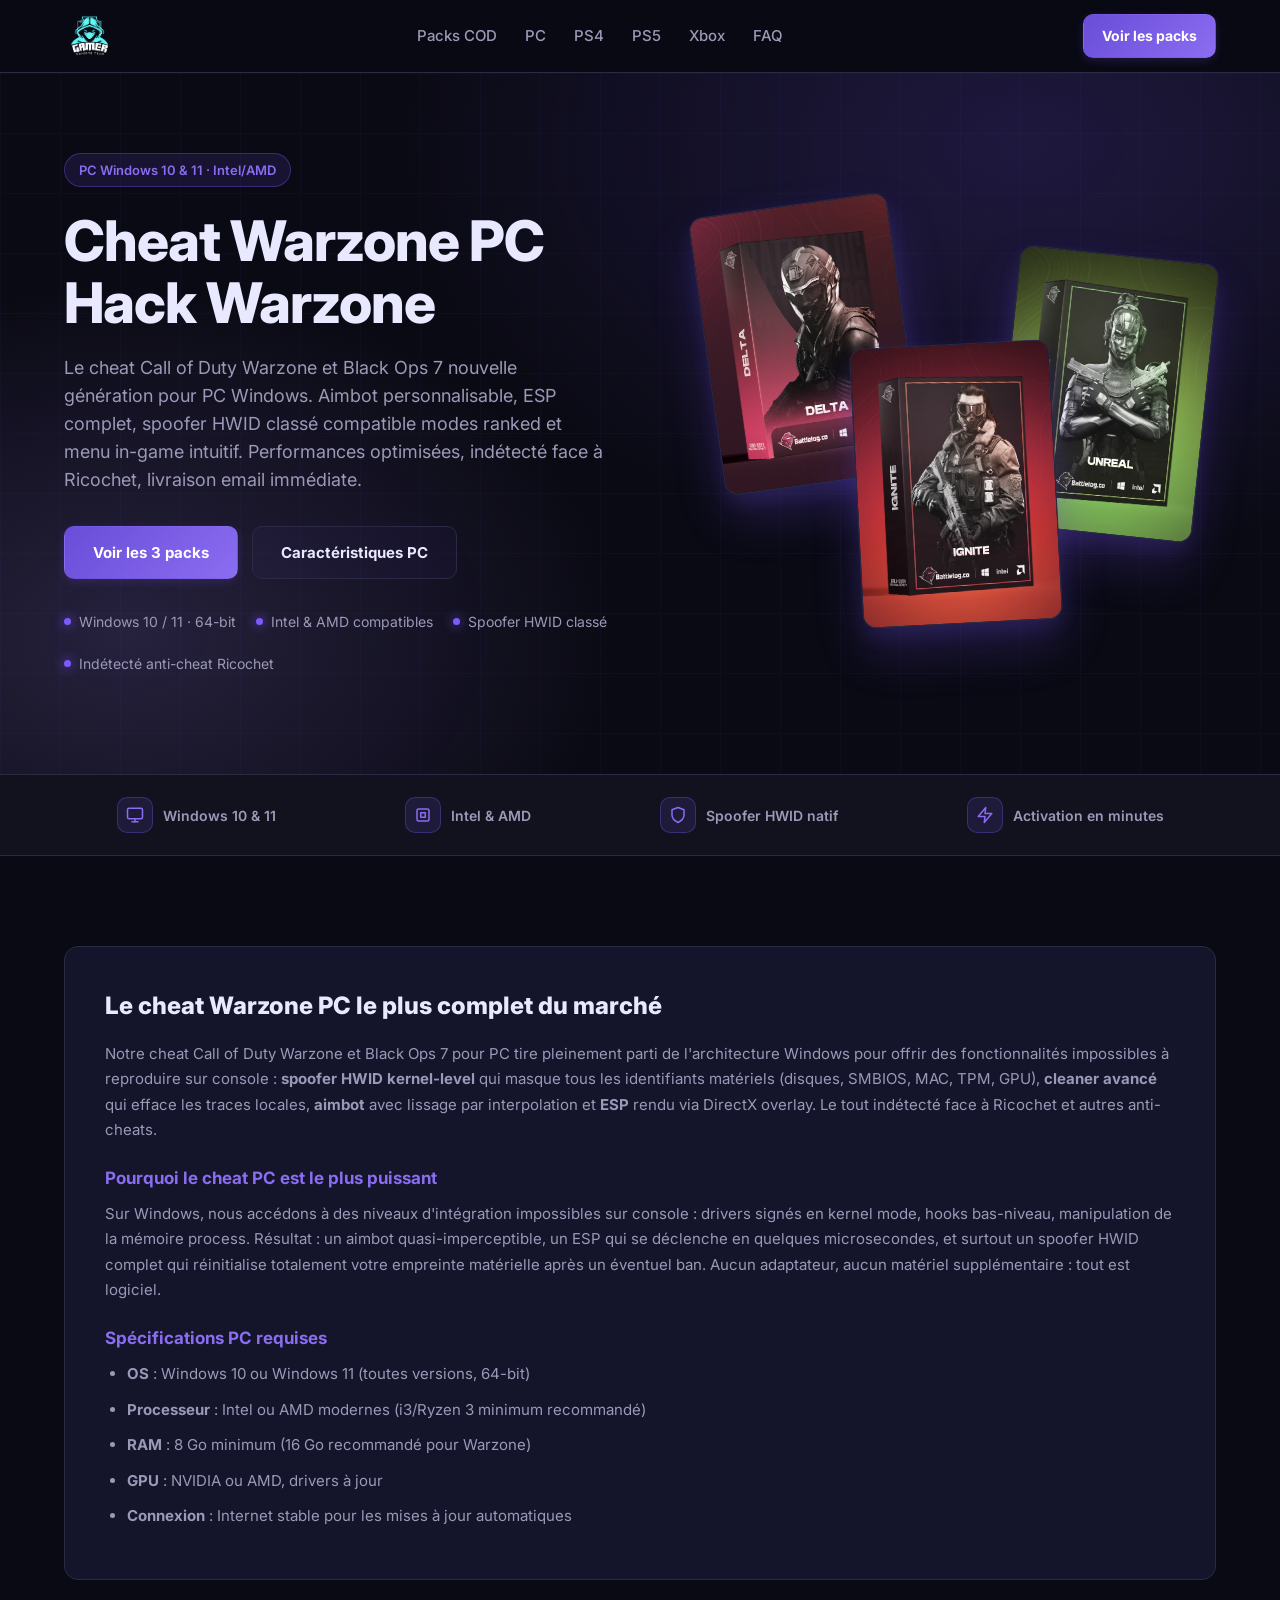
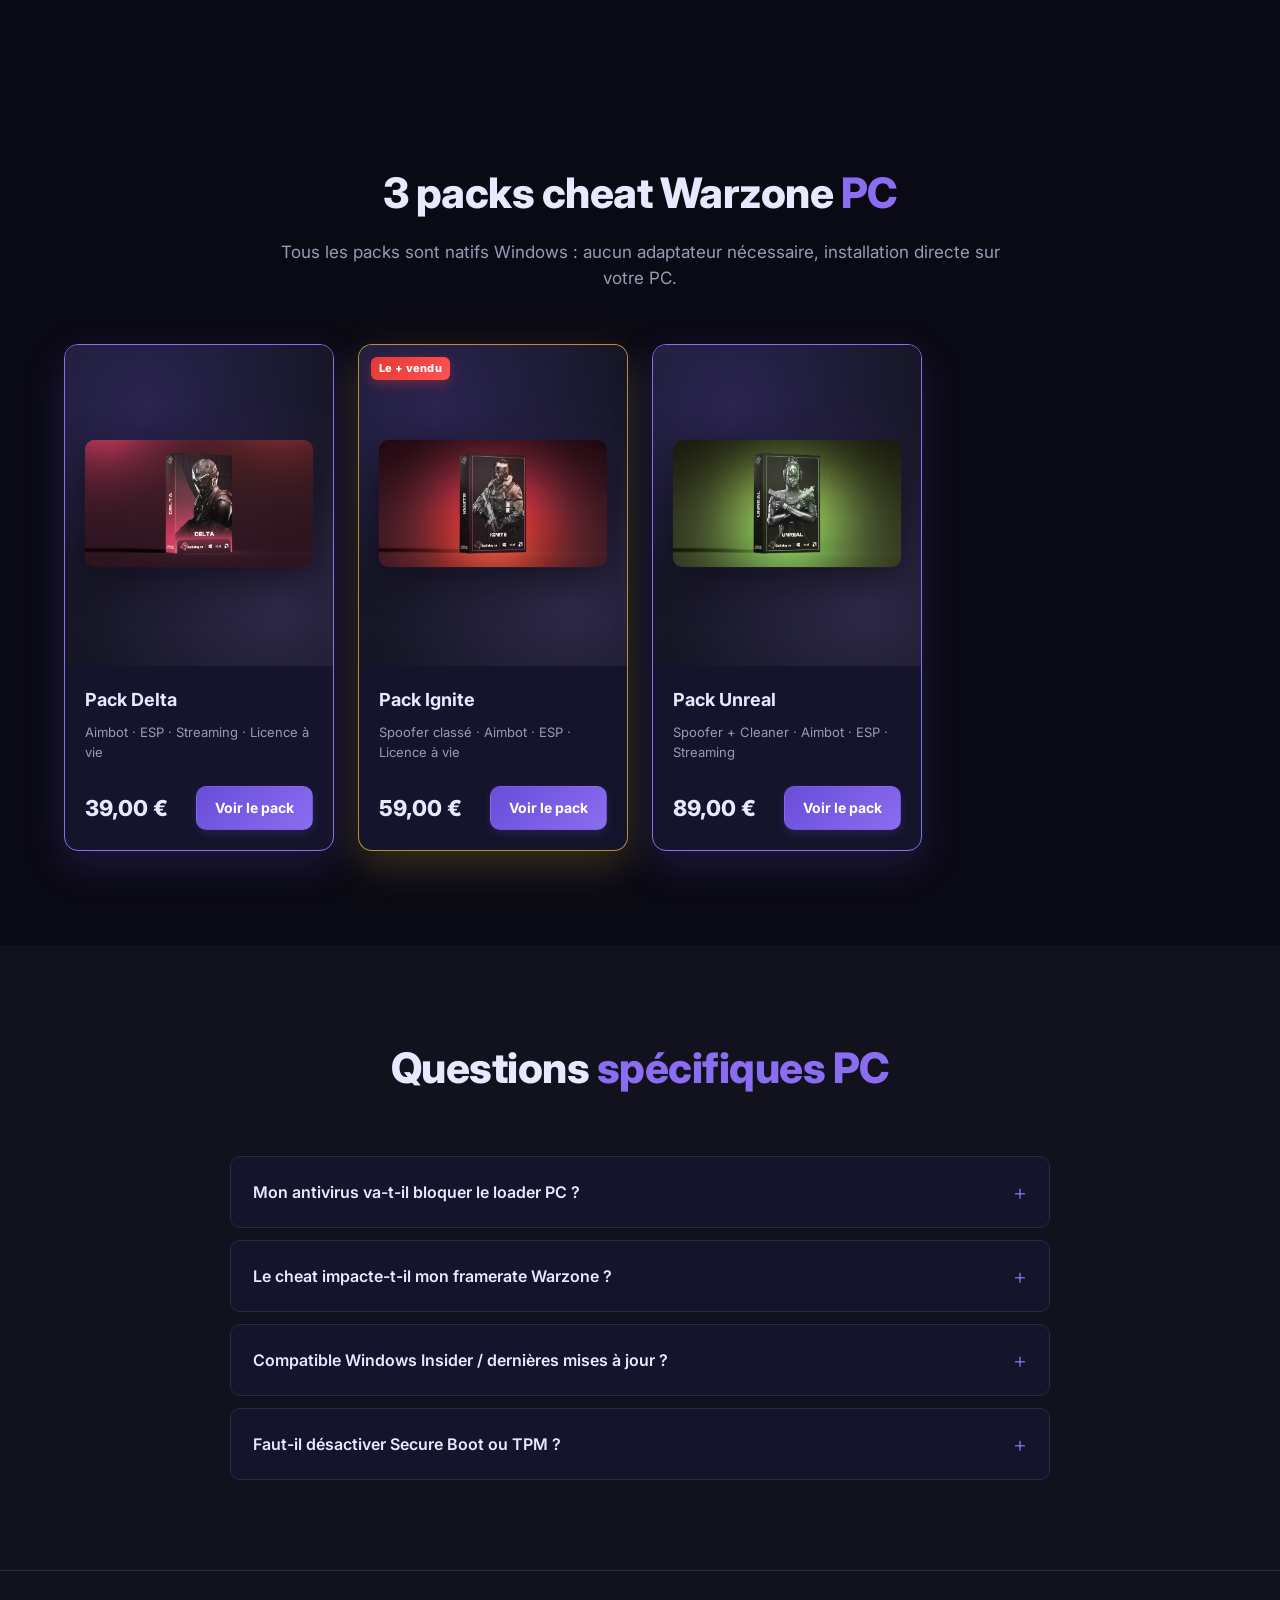
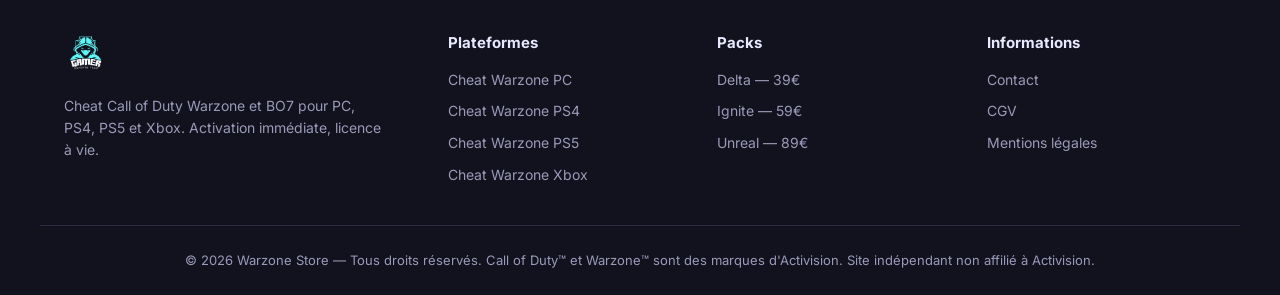
<file: cheat-warzone-pc.html>
<!DOCTYPE html>
<html lang="fr">
<head>
    <meta charset="UTF-8">
    <meta name="viewport" content="width=device-width, initial-scale=1.0">
    <meta name="robots" content="index, follow">
    <title>Cheat Warzone PC - Hack Warzone</title>
    <meta name="description" content="Cheat Call of Duty Warzone et BO7 pour PC : aimbot personnalisable, ESP complet, spoofer HWID classé. Compatible Windows 10/11 (Intel/AMD). 3 packs à vie dès 39€. Activation immédiate.">
    <link rel="canonical" href="https://wrz-shop.com/cheat-warzone-pc.html"/>
    <link rel="alternate" hreflang="fr-FR" href="https://wrz-shop.com/cheat-warzone-pc.html"/>
    <link rel="alternate" hreflang="fr-BE" href="https://wrz-shop.com/cheat-warzone-pc.html"/>
    <link rel="alternate" hreflang="fr-CA" href="https://wrz-shop.com/cheat-warzone-pc.html"/>
    <link rel="alternate" hreflang="fr-CH" href="https://wrz-shop.com/cheat-warzone-pc.html"/>
    <link rel="alternate" hreflang="x-default" href="https://wrz-shop.com/cheat-warzone-pc.html"/>
    <link rel="preconnect" href="https://fonts.googleapis.com">
    <link rel="preconnect" href="https://fonts.gstatic.com" crossorigin>
    <link href="https://fonts.googleapis.com/css2?family=Inter:wght@400;500;600;700;800;900&display=swap" rel="stylesheet">
    <link rel="stylesheet" href="assets/css/style.css">
    <link rel="icon" type="image/x-icon" href="favicon.ico">
    <link rel="apple-touch-icon" href="favicon.ico">
    <meta name="theme-color" content="#7c5aff">
    <meta name="msapplication-TileColor" content="#7c5aff">

    <meta property="og:type" content="website">
    <meta property="og:url" content="https://wrz-shop.com/cheat-warzone-pc.html">
    <meta property="og:title" content="Cheat Warzone PC — Aimbot, ESP &amp; Spoofer HWID">
    <meta property="og:description" content="Cheat Call of Duty Warzone et BO7 pour PC Windows. Aimbot, ESP, spoofer HWID classé. 3 packs à vie dès 39€.">
    <meta property="og:image" content="https://wrz-shop.com/cod-bo7-warzone-ignite-spoofer.webp">
    <meta property="og:locale" content="fr_FR">
    <meta property="og:site_name" content="Warzone Store">

    <script type="application/ld+json">
    {
        "@context": "https://schema.org",
        "@type": "WebPage",
        "name": "Cheat Warzone PC",
        "url": "https://wrz-shop.com/cheat-warzone-pc.html",
        "description": "Cheat Call of Duty Warzone et BO7 pour PC Windows 10/11. Aimbot, ESP, spoofer HWID classé. 3 packs à vie dès 39€.",
        "isPartOf": { "@type": "WebSite", "name": "Warzone Store", "url": "https://wrz-shop.com" }
    }
    </script>
</head>
<body>

<header class="header">
    <div class="container header-inner">
        <a href="index.html" class="logo" title="aimbot warzone pc gratuit">
            <img src="logo.png" alt="Warzone Store" class="logo-img">
        </a>
        <nav class="nav" id="primary-nav">
            <a href="index.html#packs" title="cheat warzone pc payant">Packs COD</a>
            <a href="cheat-warzone-pc.html" title="cheat warzone pc">PC</a>
            <a href="cheat-warzone-ps4.html" title="cheat call of duty ps4">PS4</a>
            <a href="cheat-warzone-ps5.html" title="cheat call of duty ps5">PS5</a>
            <a href="cheat-warzone-xbox.html" title="aimbot warzone xbox one gratuit">Xbox</a>
            <a href="index.html#faq" title="cheat warzone">FAQ</a>
        </nav>
        <a href="index.html#packs" class="btn btn-primary btn-sm" title="cheat warzone gratuit">Voir les packs</a>
        <button class="nav-toggle" aria-label="Ouvrir le menu" aria-expanded="false" aria-controls="primary-nav">
            <svg class="nav-toggle-open" viewBox="0 0 24 24" fill="none" stroke="currentColor" stroke-width="2" stroke-linecap="round"><line x1="3" y1="6" x2="21" y2="6"/><line x1="3" y1="12" x2="21" y2="12"/><line x1="3" y1="18" x2="21" y2="18"/></svg>
            <svg class="nav-toggle-close" viewBox="0 0 24 24" fill="none" stroke="currentColor" stroke-width="2" stroke-linecap="round"><line x1="18" y1="6" x2="6" y2="18"/><line x1="6" y1="6" x2="18" y2="18"/></svg>
        </button>
    </div>
</header>

<section class="hero">
    <div class="container hero-inner">
        <div class="hero-content">
            <span class="badge">PC Windows 10 &amp; 11 · Intel/AMD</span>
            <h1>Cheat Warzone PC <br>Hack Warzone</h1>
            <p class="hero-sub">Le cheat Call of Duty Warzone et Black Ops 7 nouvelle génération pour PC Windows. Aimbot personnalisable, ESP complet, spoofer HWID classé compatible modes ranked et menu in-game intuitif. Performances optimisées, indétecté face à Ricochet, livraison email immédiate.</p>
            <div class="hero-cta">
                <a href="index.html#packs" class="btn btn-primary" title="cheat warzone pc">Voir les 3 packs</a>
                <a href="#features" class="btn btn-ghost" title="aimbot warzone">Caractéristiques PC</a>
            </div>
            <ul class="hero-trust">
                <li><span class="dot"></span> Windows 10 / 11 · 64-bit</li>
                <li><span class="dot"></span> Intel &amp; AMD compatibles</li>
                <li><span class="dot"></span> Spoofer HWID classé</li>
                <li><span class="dot"></span> Indétecté anti-cheat Ricochet</li>
            </ul>
        </div>
        <div class="hero-visual" aria-hidden="true">
            <div class="card-3d card-3d-1"><img src="cod-bo7-warzone-delta-cheat.webp" alt="cheat warzone pc" loading="eager"></div>
            <div class="card-3d card-3d-2"><img src="cod-bo7-warzone-unreal-cheat.webp" alt="aimbot warzone pc gratuit" loading="eager"></div>
            <div class="card-3d card-3d-3"><img src="cod-bo7-warzone-ignite-spoofer.webp" alt="hack warzone" loading="eager"></div>
        </div>
    </div>
</section>

<section class="strip">
    <div class="container strip-inner">
        <div class="strip-item"><span><svg viewBox="0 0 24 24" fill="none" stroke="currentColor" stroke-width="2" stroke-linecap="round" stroke-linejoin="round"><rect x="2" y="3" width="20" height="14" rx="2"/><line x1="8" y1="21" x2="16" y2="21"/><line x1="12" y1="17" x2="12" y2="21"/></svg></span> Windows 10 &amp; 11</div>
        <div class="strip-item"><span><svg viewBox="0 0 24 24" fill="none" stroke="currentColor" stroke-width="2" stroke-linecap="round" stroke-linejoin="round"><rect x="4" y="4" width="16" height="16" rx="2"/><rect x="9" y="9" width="6" height="6"/></svg></span> Intel &amp; AMD</div>
        <div class="strip-item"><span><svg viewBox="0 0 24 24" fill="none" stroke="currentColor" stroke-width="2" stroke-linecap="round" stroke-linejoin="round"><path d="M12 22s8-4 8-10V5l-8-3-8 3v7c0 6 8 10 8 10z"/></svg></span> Spoofer HWID natif</div>
        <div class="strip-item"><span><svg viewBox="0 0 24 24" fill="none" stroke="currentColor" stroke-width="2" stroke-linecap="round" stroke-linejoin="round"><polygon points="13 2 3 14 12 14 11 22 21 10 12 10 13 2"/></svg></span> Activation en minutes</div>
    </div>
</section>

<section class="intro">
    <div class="container">
        <article class="product-description" style="margin-top:0;">
            <h2>Le cheat Warzone PC le plus complet du marché</h2>
            <p>Notre cheat Call of Duty Warzone et Black Ops 7 pour PC tire pleinement parti de l'architecture Windows pour offrir des fonctionnalités impossibles à reproduire sur console : <strong>spoofer HWID kernel-level</strong> qui masque tous les identifiants matériels (disques, SMBIOS, MAC, TPM, GPU), <strong>cleaner avancé</strong> qui efface les traces locales, <strong>aimbot</strong> avec lissage par interpolation et <strong>ESP</strong> rendu via DirectX overlay. Le tout indétecté face à Ricochet et autres anti-cheats.</p>

            <h3>Pourquoi le cheat PC est le plus puissant</h3>
            <p>Sur Windows, nous accédons à des niveaux d'intégration impossibles sur console : drivers signés en kernel mode, hooks bas-niveau, manipulation de la mémoire process. Résultat : un aimbot quasi-imperceptible, un ESP qui se déclenche en quelques microsecondes, et surtout un spoofer HWID complet qui réinitialise totalement votre empreinte matérielle après un éventuel ban. Aucun adaptateur, aucun matériel supplémentaire : tout est logiciel.</p>

            <h3>Spécifications PC requises</h3>
            <ul>
                <li><strong>OS</strong> : Windows 10 ou Windows 11 (toutes versions, 64-bit)</li>
                <li><strong>Processeur</strong> : Intel ou AMD modernes (i3/Ryzen 3 minimum recommandé)</li>
                <li><strong>RAM</strong> : 8 Go minimum (16 Go recommandé pour Warzone)</li>
                <li><strong>GPU</strong> : NVIDIA ou AMD, drivers à jour</li>
                <li><strong>Connexion</strong> : Internet stable pour les mises à jour automatiques</li>
            </ul>
        </article>
    </div>
</section>

<section class="products" id="features">
    <div class="container">
        <header class="section-head">
            <h2>3 packs cheat Warzone <span class="accent">PC</span></h2>
            <p>Tous les packs sont natifs Windows : aucun adaptateur nécessaire, installation directe sur votre PC.</p>
        </header>

        <div class="grid">
            <article class="product-card" data-amount="39">
                <a class="product-visual" href="cod-bo7-warzone-delta.html" title="cheat warzone pc">
                    <img src="cod-bo7-warzone-delta-cheat.webp" alt="cheat warzone pc payant" loading="lazy">
                </a>
                <div class="product-body">
                    <h3><a href="cod-bo7-warzone-delta.html" title="aimbot warzone">Pack Delta</a></h3>
                    <p class="meta">Aimbot · ESP · Streaming · Licence à vie</p>
                    <div class="product-footer">
                        <div class="price"><span class="price-current">39,00 €</span></div>
                        <a href="cod-bo7-warzone-delta.html" class="btn btn-primary btn-sm" title="cheat warzone">Voir le pack</a>
                    </div>
                </div>
            </article>

            <article class="product-card featured" data-amount="59">
                <a class="product-visual" href="cod-bo7-warzone-ignite.html" title="aimbot warzone pc gratuit">
                    <img src="cod-bo7-warzone-ignite-spoofer.webp" alt="hack warzone" loading="lazy">
                    <span class="discount-badge absolute">Le + vendu</span>
                </a>
                <div class="product-body">
                    <h3><a href="cod-bo7-warzone-ignite.html" title="cheat warzone gratuit">Pack Ignite</a></h3>
                    <p class="meta">Spoofer classé · Aimbot · ESP · Licence à vie</p>
                    <div class="product-footer">
                        <div class="price"><span class="price-current">59,00 €</span></div>
                        <a href="cod-bo7-warzone-ignite.html" class="btn btn-primary btn-sm" title="wallhack warzone">Voir le pack</a>
                    </div>
                </div>
            </article>

            <article class="product-card" data-amount="89">
                <a class="product-visual" href="cod-bo7-warzone-unreal.html" title="cheat warzone 2 pc download">
                    <img src="cod-bo7-warzone-unreal-cheat.webp" alt="cheat warzone 2.0" loading="lazy">
                </a>
                <div class="product-body">
                    <h3><a href="cod-bo7-warzone-unreal.html" title="hack warzone 2.0">Pack Unreal</a></h3>
                    <p class="meta">Spoofer + Cleaner · Aimbot · ESP · Streaming</p>
                    <div class="product-footer">
                        <div class="price"><span class="price-current">89,00 €</span></div>
                        <a href="cod-bo7-warzone-unreal.html" class="btn btn-primary btn-sm" title="aimbot call of duty">Voir le pack</a>
                    </div>
                </div>
            </article>
        </div>
    </div>
</section>

<section class="faq">
    <div class="container">
        <header class="section-head">
            <h2>Questions <span class="accent">spécifiques PC</span></h2>
        </header>
        <div class="faq-list">
            <details>
                <summary>Mon antivirus va-t-il bloquer le loader PC ?</summary>
                <p>Windows Defender ou un antivirus tiers peut considérer le loader comme une menace générique. Une exclusion à ajouter sur le dossier d'installation est documentée dans le guide d'activation. Le loader est régulièrement scanné et propre — aucun risque pour votre PC.</p>
            </details>
            <details>
                <summary>Le cheat impacte-t-il mon framerate Warzone ?</summary>
                <p>L'overhead du cheat est inférieur à 1-2 FPS sur la plupart des configurations modernes. L'ESP est rendu via un overlay DirectX optimisé qui n'interfère pas avec le pipeline GPU de Warzone.</p>
            </details>
            <details>
                <summary>Compatible Windows Insider / dernières mises à jour ?</summary>
                <p>Oui. Nous testons et adaptons le loader sur les versions stables de Windows 10/11. Les builds Insider peuvent nécessiter un délai de 24-48h après publication pour bénéficier d'une mise à jour de compatibilité.</p>
            </details>
            <details>
                <summary>Faut-il désactiver Secure Boot ou TPM ?</summary>
                <p>Non. Le pack Ignite et le pack Unreal incluent un spoofer compatible Secure Boot et TPM 2.0. Aucune modification BIOS n'est nécessaire.</p>
            </details>
        </div>
    </div>
</section>

<footer class="footer">
    <div class="container footer-inner">
        <div class="footer-col footer-brand">
            <a href="index.html" class="logo" title="cheat sur console warzone">
                <img src="logo.png" alt="Warzone Store" class="logo-img">
            </a>
            <p>Cheat Call of Duty Warzone et BO7 pour PC, PS4, PS5 et Xbox. Activation immédiate, licence à vie.</p>
        </div>
        <div class="footer-col">
            <h4>Plateformes</h4>
            <ul>
                <li><a href="cheat-warzone-pc.html" title="cheat warzone pc">Cheat Warzone PC</a></li>
                <li><a href="cheat-warzone-ps4.html" title="cheat call of duty ps4">Cheat Warzone PS4</a></li>
                <li><a href="cheat-warzone-ps5.html" title="cheat call of duty ps5">Cheat Warzone PS5</a></li>
                <li><a href="cheat-warzone-xbox.html" title="aimbot warzone xbox one gratuit">Cheat Warzone Xbox</a></li>
            </ul>
        </div>
        <div class="footer-col">
            <h4>Packs</h4>
            <ul>
                <li><a href="cod-bo7-warzone-delta.html" title="cheat warzone 2 pc download">Delta — 39€</a></li>
                <li><a href="cod-bo7-warzone-ignite.html" title="cheat warzone 2 ps5">Ignite — 59€</a></li>
                <li><a href="cod-bo7-warzone-unreal.html" title="cheat warzone 2 ps4">Unreal — 89€</a></li>
            </ul>
        </div>
        <div class="footer-col">
            <h4>Informations</h4>
            <ul>
                <li><a href="#" title="cheat warzone">Contact</a></li>
                <li><a href="#" title="cheat warzone gratuit">CGV</a></li>
                <li><a href="#" title="wallhack warzone">Mentions légales</a></li>
            </ul>
        </div>
    </div>
    <div class="container footer-bottom">
        <p>© <span id="year"></span> Warzone Store — Tous droits réservés. Call of Duty™ et Warzone™ sont des marques d'Activision. Site indépendant non affilié à Activision.</p>
    </div>
</footer>

<script src="assets/js/script.js"></script>
</body>
</html>
</file>
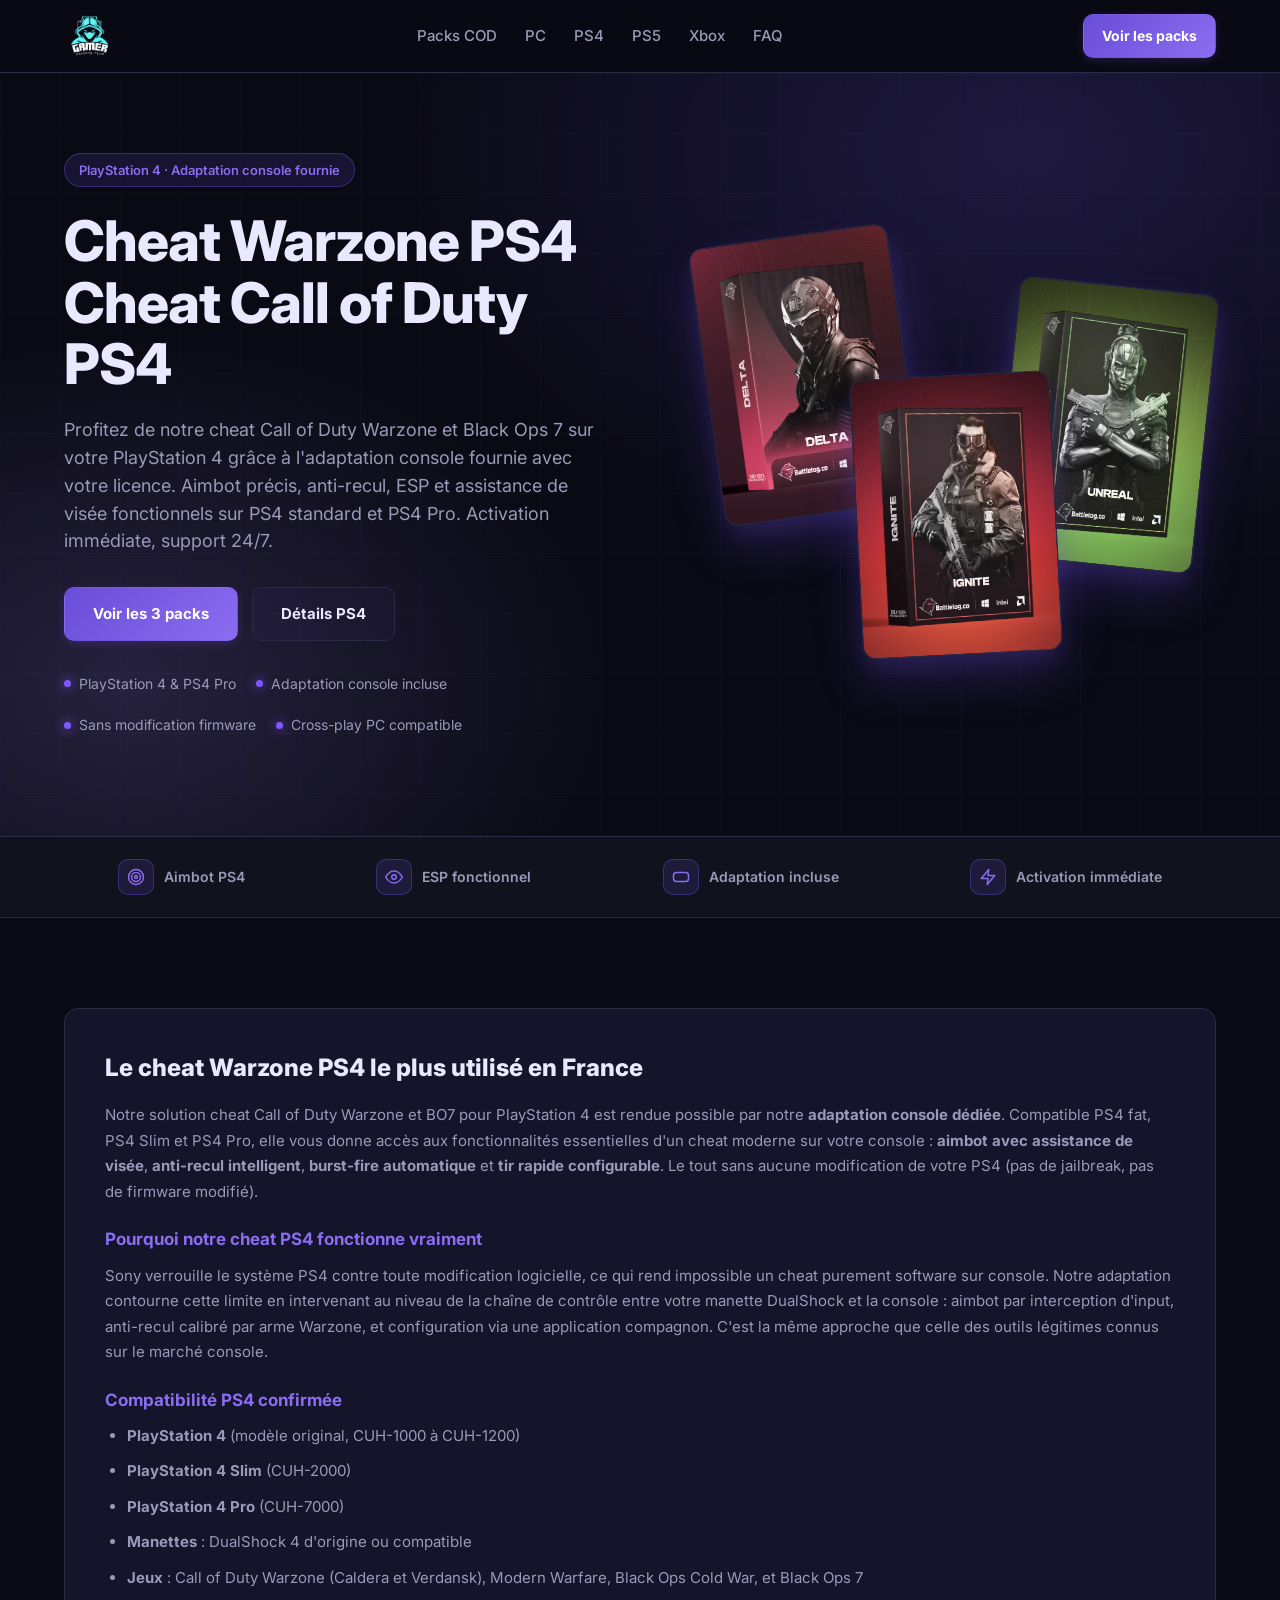
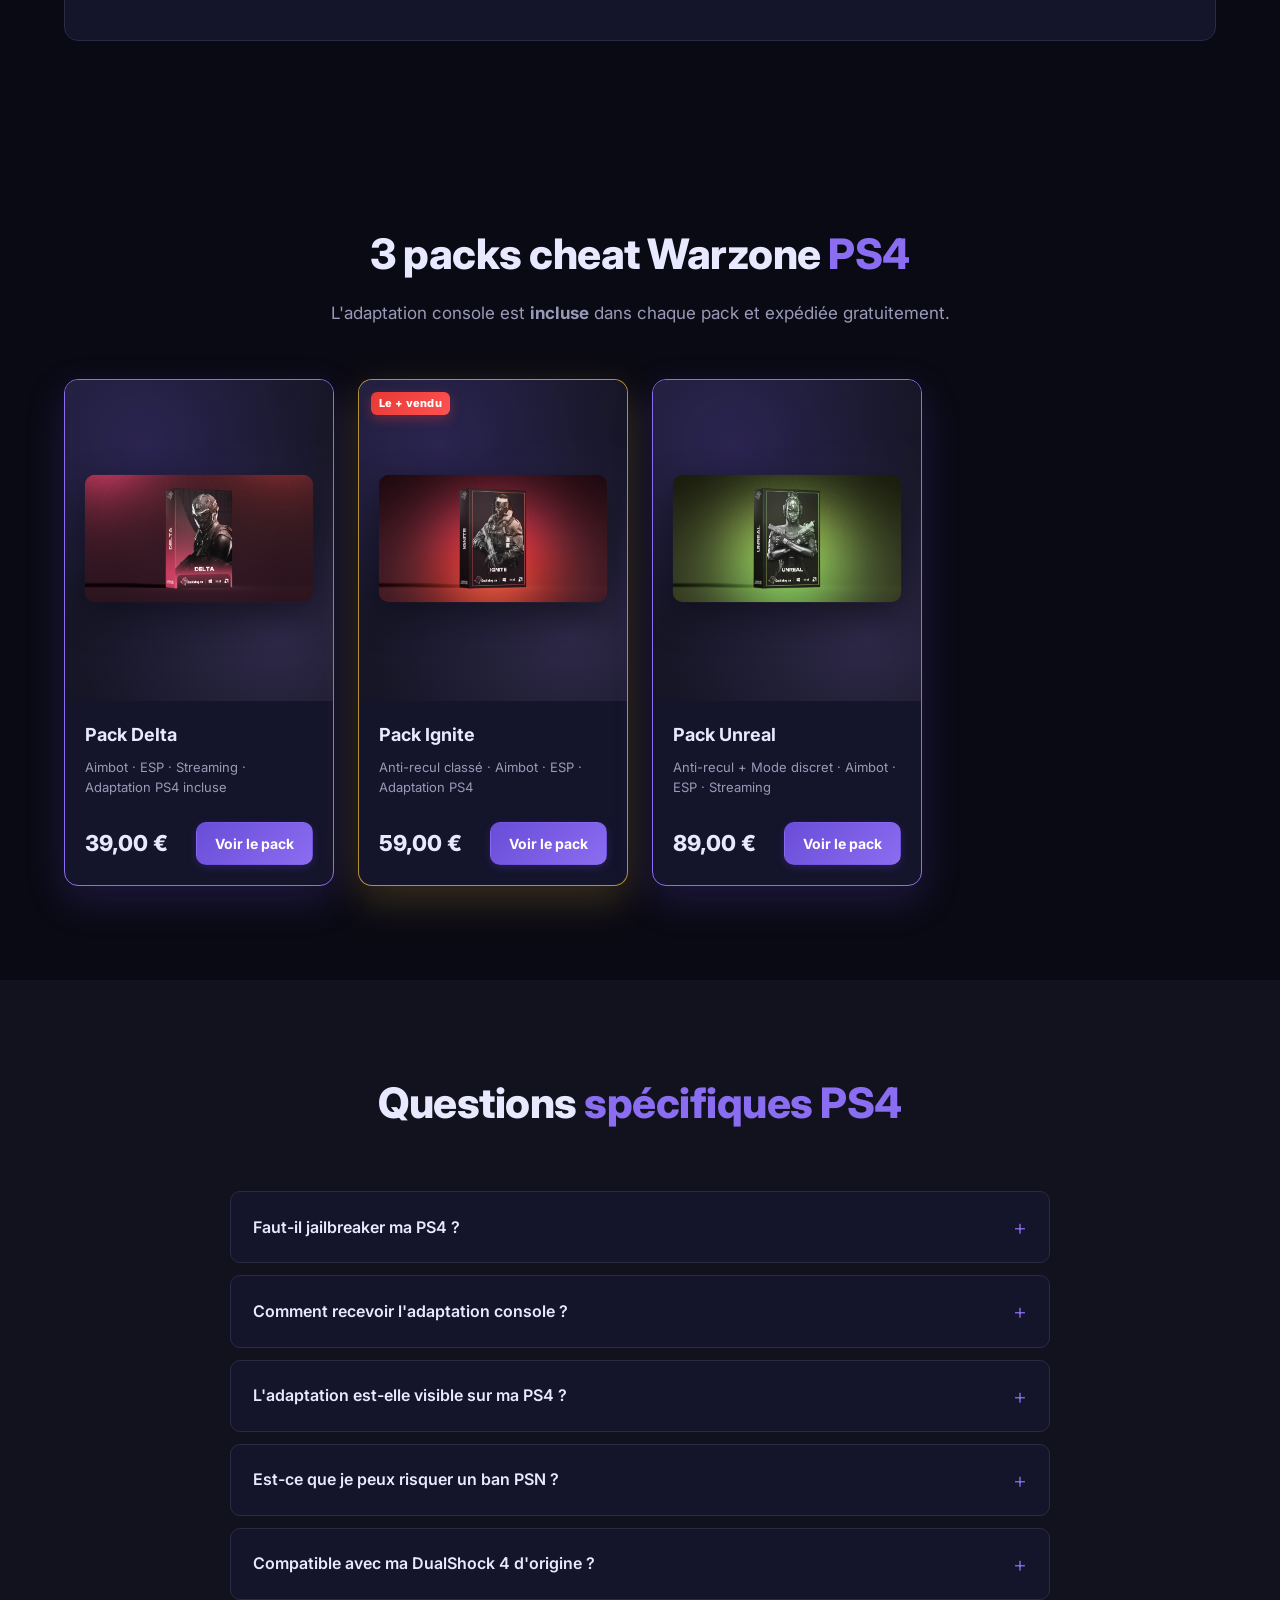
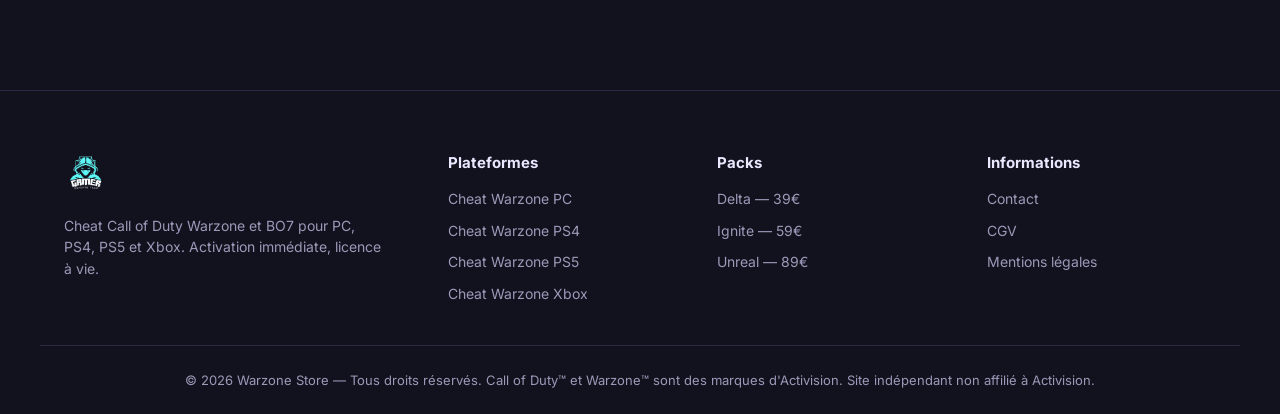
<file: cheat-warzone-ps4.html>
<!DOCTYPE html>
<html lang="fr">
<head>
    <meta charset="UTF-8">
    <meta name="viewport" content="width=device-width, initial-scale=1.0">
    <meta name="robots" content="index, follow">
    <title>Cheat Warzone PS4 - Cheat Call of Duty PS4</title>
    <meta name="description" content="Cheat Call of Duty Warzone et BO7 pour PS4 : aimbot, ESP, anti-recul via adaptation console fournie. Compatible PlayStation 4 toutes versions. 3 packs à vie dès 39€.">
    <link rel="canonical" href="https://wrz-shop.com/cheat-warzone-ps4.html"/>
    <link rel="alternate" hreflang="fr-FR" href="https://wrz-shop.com/cheat-warzone-ps4.html"/>
    <link rel="alternate" hreflang="fr-BE" href="https://wrz-shop.com/cheat-warzone-ps4.html"/>
    <link rel="alternate" hreflang="fr-CA" href="https://wrz-shop.com/cheat-warzone-ps4.html"/>
    <link rel="alternate" hreflang="fr-CH" href="https://wrz-shop.com/cheat-warzone-ps4.html"/>
    <link rel="alternate" hreflang="x-default" href="https://wrz-shop.com/cheat-warzone-ps4.html"/>
    <link rel="preconnect" href="https://fonts.googleapis.com">
    <link rel="preconnect" href="https://fonts.gstatic.com" crossorigin>
    <link href="https://fonts.googleapis.com/css2?family=Inter:wght@400;500;600;700;800;900&display=swap" rel="stylesheet">
    <link rel="stylesheet" href="assets/css/style.css">
    <link rel="icon" type="image/x-icon" href="favicon.ico">
    <link rel="apple-touch-icon" href="favicon.ico">
    <meta name="theme-color" content="#7c5aff">
    <meta name="msapplication-TileColor" content="#7c5aff">

    <meta property="og:type" content="website">
    <meta property="og:url" content="https://wrz-shop.com/cheat-warzone-ps4.html">
    <meta property="og:title" content="Cheat Warzone PS4 — Aimbot et ESP pour PlayStation 4">
    <meta property="og:description" content="Cheat Call of Duty Warzone et BO7 pour PS4 via adaptation console fournie. 3 packs à vie dès 39€.">
    <meta property="og:image" content="https://wrz-shop.com/cheat-call-of-duty-ps4.webp">
    <meta property="og:locale" content="fr_FR">
    <meta property="og:site_name" content="Warzone Store">

    <script type="application/ld+json">
    {
        "@context": "https://schema.org",
        "@type": "WebPage",
        "name": "Cheat Warzone PS4",
        "url": "https://wrz-shop.com/cheat-warzone-ps4.html",
        "description": "Cheat Call of Duty Warzone et BO7 pour PlayStation 4 via adaptation console. 3 packs à vie dès 39€.",
        "isPartOf": { "@type": "WebSite", "name": "Warzone Store", "url": "https://wrz-shop.com" }
    }
    </script>
</head>
<body>

<header class="header">
    <div class="container header-inner">
        <a href="index.html" class="logo" title="cheat call of duty ps4">
            <img src="logo.png" alt="Warzone Store" class="logo-img">
        </a>
        <nav class="nav" id="primary-nav">
            <a href="index.html#packs" title="cheat warzone 2 ps4">Packs COD</a>
            <a href="cheat-warzone-pc.html" title="cheat warzone pc">PC</a>
            <a href="cheat-warzone-ps4.html" title="cheat warzone">PS4</a>
            <a href="cheat-warzone-ps5.html" title="cheat call of duty ps5">PS5</a>
            <a href="cheat-warzone-xbox.html" title="aimbot warzone xbox one gratuit">Xbox</a>
            <a href="index.html#faq" title="cheat sur console warzone">FAQ</a>
        </nav>
        <a href="index.html#packs" class="btn btn-primary btn-sm" title="cheat payant warzone">Voir les packs</a>
        <button class="nav-toggle" aria-label="Ouvrir le menu" aria-expanded="false" aria-controls="primary-nav">
            <svg class="nav-toggle-open" viewBox="0 0 24 24" fill="none" stroke="currentColor" stroke-width="2" stroke-linecap="round"><line x1="3" y1="6" x2="21" y2="6"/><line x1="3" y1="12" x2="21" y2="12"/><line x1="3" y1="18" x2="21" y2="18"/></svg>
            <svg class="nav-toggle-close" viewBox="0 0 24 24" fill="none" stroke="currentColor" stroke-width="2" stroke-linecap="round"><line x1="18" y1="6" x2="6" y2="18"/><line x1="6" y1="6" x2="18" y2="18"/></svg>
        </button>
    </div>
</header>

<section class="hero">
    <div class="container hero-inner">
        <div class="hero-content">
            <span class="badge">PlayStation 4 · Adaptation console fournie</span>
            <h1>Cheat Warzone PS4 <br>Cheat Call of Duty PS4</h1>
            <p class="hero-sub">Profitez de notre cheat Call of Duty Warzone et Black Ops 7 sur votre PlayStation 4 grâce à l'adaptation console fournie avec votre licence. Aimbot précis, anti-recul, ESP et assistance de visée fonctionnels sur PS4 standard et PS4 Pro. Activation immédiate, support 24/7.</p>
            <div class="hero-cta">
                <a href="index.html#packs" class="btn btn-primary" title="cheat warzone 2 ps4">Voir les 3 packs</a>
                <a href="#features" class="btn btn-ghost" title="cheat call of duty ps4">Détails PS4</a>
            </div>
            <ul class="hero-trust">
                <li><span class="dot"></span> PlayStation 4 &amp; PS4 Pro</li>
                <li><span class="dot"></span> Adaptation console incluse</li>
                <li><span class="dot"></span> Sans modification firmware</li>
                <li><span class="dot"></span> Cross-play PC compatible</li>
            </ul>
        </div>
        <div class="hero-visual" aria-hidden="true">
            <div class="card-3d card-3d-1"><img src="cod-bo7-warzone-delta-cheat.webp" alt="cheat call of duty ps4" loading="eager"></div>
            <div class="card-3d card-3d-2"><img src="cod-bo7-warzone-unreal-cheat.webp" alt="cheat sur console warzone" loading="eager"></div>
            <div class="card-3d card-3d-3"><img src="cod-bo7-warzone-ignite-spoofer.webp" alt="cheat warzone 2 ps4" loading="eager"></div>
        </div>
    </div>
</section>

<section class="strip">
    <div class="container strip-inner">
        <div class="strip-item"><span><svg viewBox="0 0 24 24" fill="none" stroke="currentColor" stroke-width="2" stroke-linecap="round" stroke-linejoin="round"><circle cx="12" cy="12" r="10"/><circle cx="12" cy="12" r="6"/><circle cx="12" cy="12" r="2"/></svg></span> Aimbot PS4</div>
        <div class="strip-item"><span><svg viewBox="0 0 24 24" fill="none" stroke="currentColor" stroke-width="2" stroke-linecap="round" stroke-linejoin="round"><path d="M1 12s4-8 11-8 11 8 11 8-4 8-11 8-11-8-11-8z"/><circle cx="12" cy="12" r="3"/></svg></span> ESP fonctionnel</div>
        <div class="strip-item"><span><svg viewBox="0 0 24 24" fill="none" stroke="currentColor" stroke-width="2" stroke-linecap="round" stroke-linejoin="round"><rect x="2" y="6" width="20" height="12" rx="4"/></svg></span> Adaptation incluse</div>
        <div class="strip-item"><span><svg viewBox="0 0 24 24" fill="none" stroke="currentColor" stroke-width="2" stroke-linecap="round" stroke-linejoin="round"><polygon points="13 2 3 14 12 14 11 22 21 10 12 10 13 2"/></svg></span> Activation immédiate</div>
    </div>
</section>

<section class="intro">
    <div class="container">
        <article class="product-description" style="margin-top:0;">
            <h2>Le cheat Warzone PS4 le plus utilisé en France</h2>
            <p>Notre solution cheat Call of Duty Warzone et BO7 pour PlayStation 4 est rendue possible par notre <strong>adaptation console dédiée</strong>. Compatible PS4 fat, PS4 Slim et PS4 Pro, elle vous donne accès aux fonctionnalités essentielles d'un cheat moderne sur votre console : <strong>aimbot avec assistance de visée</strong>, <strong>anti-recul intelligent</strong>, <strong>burst-fire automatique</strong> et <strong>tir rapide configurable</strong>. Le tout sans aucune modification de votre PS4 (pas de jailbreak, pas de firmware modifié).</p>

            <h3>Pourquoi notre cheat PS4 fonctionne vraiment</h3>
            <p>Sony verrouille le système PS4 contre toute modification logicielle, ce qui rend impossible un cheat purement software sur console. Notre adaptation contourne cette limite en intervenant au niveau de la chaîne de contrôle entre votre manette DualShock et la console : aimbot par interception d'input, anti-recul calibré par arme Warzone, et configuration via une application compagnon. C'est la même approche que celle des outils légitimes connus sur le marché console.</p>

            <h3>Compatibilité PS4 confirmée</h3>
            <ul>
                <li><strong>PlayStation 4</strong> (modèle original, CUH-1000 à CUH-1200)</li>
                <li><strong>PlayStation 4 Slim</strong> (CUH-2000)</li>
                <li><strong>PlayStation 4 Pro</strong> (CUH-7000)</li>
                <li><strong>Manettes</strong> : DualShock 4 d'origine ou compatible</li>
                <li><strong>Jeux</strong> : Call of Duty Warzone (Caldera et Verdansk), Modern Warfare, Black Ops Cold War, et Black Ops 7</li>
            </ul>
        </article>
    </div>
</section>

<section class="products" id="features">
    <div class="container">
        <header class="section-head">
            <h2>3 packs cheat Warzone <span class="accent">PS4</span></h2>
            <p>L'adaptation console est <strong>incluse</strong> dans chaque pack et expédiée gratuitement.</p>
        </header>

        <div class="grid">
            <article class="product-card" data-amount="39">
                <a class="product-visual" href="cod-bo7-warzone-delta.html" title="cheat call of duty ps4">
                    <img src="cod-bo7-warzone-delta-cheat.webp" alt="cheat warzone 2 ps4" loading="lazy">
                </a>
                <div class="product-body">
                    <h3><a href="cod-bo7-warzone-delta.html" title="cheat sur console warzone">Pack Delta</a></h3>
                    <p class="meta">Aimbot · ESP · Streaming · Adaptation PS4 incluse</p>
                    <div class="product-footer">
                        <div class="price"><span class="price-current">39,00 €</span></div>
                        <a href="cod-bo7-warzone-delta.html" class="btn btn-primary btn-sm" title="cheat warzone">Voir le pack</a>
                    </div>
                </div>
            </article>

            <article class="product-card featured" data-amount="59">
                <a class="product-visual" href="cod-bo7-warzone-ignite.html" title="cheat payant warzone">
                    <img src="cod-bo7-warzone-ignite-spoofer.webp" alt="aimbot warzone" loading="lazy">
                    <span class="discount-badge absolute">Le + vendu</span>
                </a>
                <div class="product-body">
                    <h3><a href="cod-bo7-warzone-ignite.html" title="cheat warzone gratuit">Pack Ignite</a></h3>
                    <p class="meta">Anti-recul classé · Aimbot · ESP · Adaptation PS4</p>
                    <div class="product-footer">
                        <div class="price"><span class="price-current">59,00 €</span></div>
                        <a href="cod-bo7-warzone-ignite.html" class="btn btn-primary btn-sm" title="wallhack warzone">Voir le pack</a>
                    </div>
                </div>
            </article>

            <article class="product-card" data-amount="89">
                <a class="product-visual" href="cod-bo7-warzone-unreal.html" title="hack warzone">
                    <img src="cod-bo7-warzone-unreal-cheat.webp" alt="cheat warzone 2.0" loading="lazy">
                </a>
                <div class="product-body">
                    <h3><a href="cod-bo7-warzone-unreal.html" title="hack warzone 2.0">Pack Unreal</a></h3>
                    <p class="meta">Anti-recul + Mode discret · Aimbot · ESP · Streaming</p>
                    <div class="product-footer">
                        <div class="price"><span class="price-current">89,00 €</span></div>
                        <a href="cod-bo7-warzone-unreal.html" class="btn btn-primary btn-sm" title="aimbot call of duty">Voir le pack</a>
                    </div>
                </div>
            </article>
        </div>
    </div>
</section>

<section class="faq">
    <div class="container">
        <header class="section-head">
            <h2>Questions <span class="accent">spécifiques PS4</span></h2>
        </header>
        <div class="faq-list">
            <details>
                <summary>Faut-il jailbreaker ma PS4 ?</summary>
                <p>Non, surtout pas. Notre adaptation fonctionne sur n'importe quelle PS4 d'origine, à jour, sans modification firmware. Aucun risque de bricker votre console ou d'être détecté par PSN.</p>
            </details>
            <details>
                <summary>Comment recevoir l'adaptation console ?</summary>
                <p>L'adaptation est expédiée gratuitement à l'adresse renseignée lors du paiement, en 2-5 jours ouvrés en France métropolitaine. Vous recevez en parallèle votre clé de licence par email dans les minutes qui suivent l'achat pour pouvoir configurer l'app compagnon.</p>
            </details>
            <details>
                <summary>L'adaptation est-elle visible sur ma PS4 ?</summary>
                <p>Non. L'adaptation se branche entre votre manette DualShock 4 et votre PS4. Du côté console, rien ne change — la PS4 voit une manette officielle Sony et ne détecte aucune modification logicielle.</p>
            </details>
            <details>
                <summary>Est-ce que je peux risquer un ban PSN ?</summary>
                <p>Notre adaptation reproduit des inputs naturels (pas d'injection mémoire, pas de modification du jeu). Le risque PSN est extrêmement faible, similaire à celui d'un Cronus Zen ou XIM. Aucune donnée n'est échangée avec les serveurs Activision.</p>
            </details>
            <details>
                <summary>Compatible avec ma DualShock 4 d'origine ?</summary>
                <p>Oui, et c'est même recommandé pour bénéficier des vibrations et du gyroscope. Les manettes tierces sont aussi supportées si elles sont reconnues par la PS4 nativement.</p>
            </details>
        </div>
    </div>
</section>

<footer class="footer">
    <div class="container footer-inner">
        <div class="footer-col footer-brand">
            <a href="index.html" class="logo" title="cheat warzone pc payant">
                <img src="logo.png" alt="Warzone Store" class="logo-img">
            </a>
            <p>Cheat Call of Duty Warzone et BO7 pour PC, PS4, PS5 et Xbox. Activation immédiate, licence à vie.</p>
        </div>
        <div class="footer-col">
            <h4>Plateformes</h4>
            <ul>
                <li><a href="cheat-warzone-pc.html" title="cheat warzone pc">Cheat Warzone PC</a></li>
                <li><a href="cheat-warzone-ps4.html" title="cheat call of duty ps4">Cheat Warzone PS4</a></li>
                <li><a href="cheat-warzone-ps5.html" title="cheat call of duty ps5">Cheat Warzone PS5</a></li>
                <li><a href="cheat-warzone-xbox.html" title="aimbot warzone xbox one gratuit">Cheat Warzone Xbox</a></li>
            </ul>
        </div>
        <div class="footer-col">
            <h4>Packs</h4>
            <ul>
                <li><a href="cod-bo7-warzone-delta.html" title="cheat warzone 2 pc download">Delta — 39€</a></li>
                <li><a href="cod-bo7-warzone-ignite.html" title="cheat warzone 2 ps5">Ignite — 59€</a></li>
                <li><a href="cod-bo7-warzone-unreal.html" title="cheat warzone 2 ps4">Unreal — 89€</a></li>
            </ul>
        </div>
        <div class="footer-col">
            <h4>Informations</h4>
            <ul>
                <li><a href="#" title="cheat warzone">Contact</a></li>
                <li><a href="#" title="cheat warzone gratuit">CGV</a></li>
                <li><a href="#" title="wallhack warzone">Mentions légales</a></li>
            </ul>
        </div>
    </div>
    <div class="container footer-bottom">
        <p>© <span id="year"></span> Warzone Store — Tous droits réservés. Call of Duty™ et Warzone™ sont des marques d'Activision. Site indépendant non affilié à Activision.</p>
    </div>
</footer>

<script src="assets/js/script.js"></script>
</body>
</html>
</file>
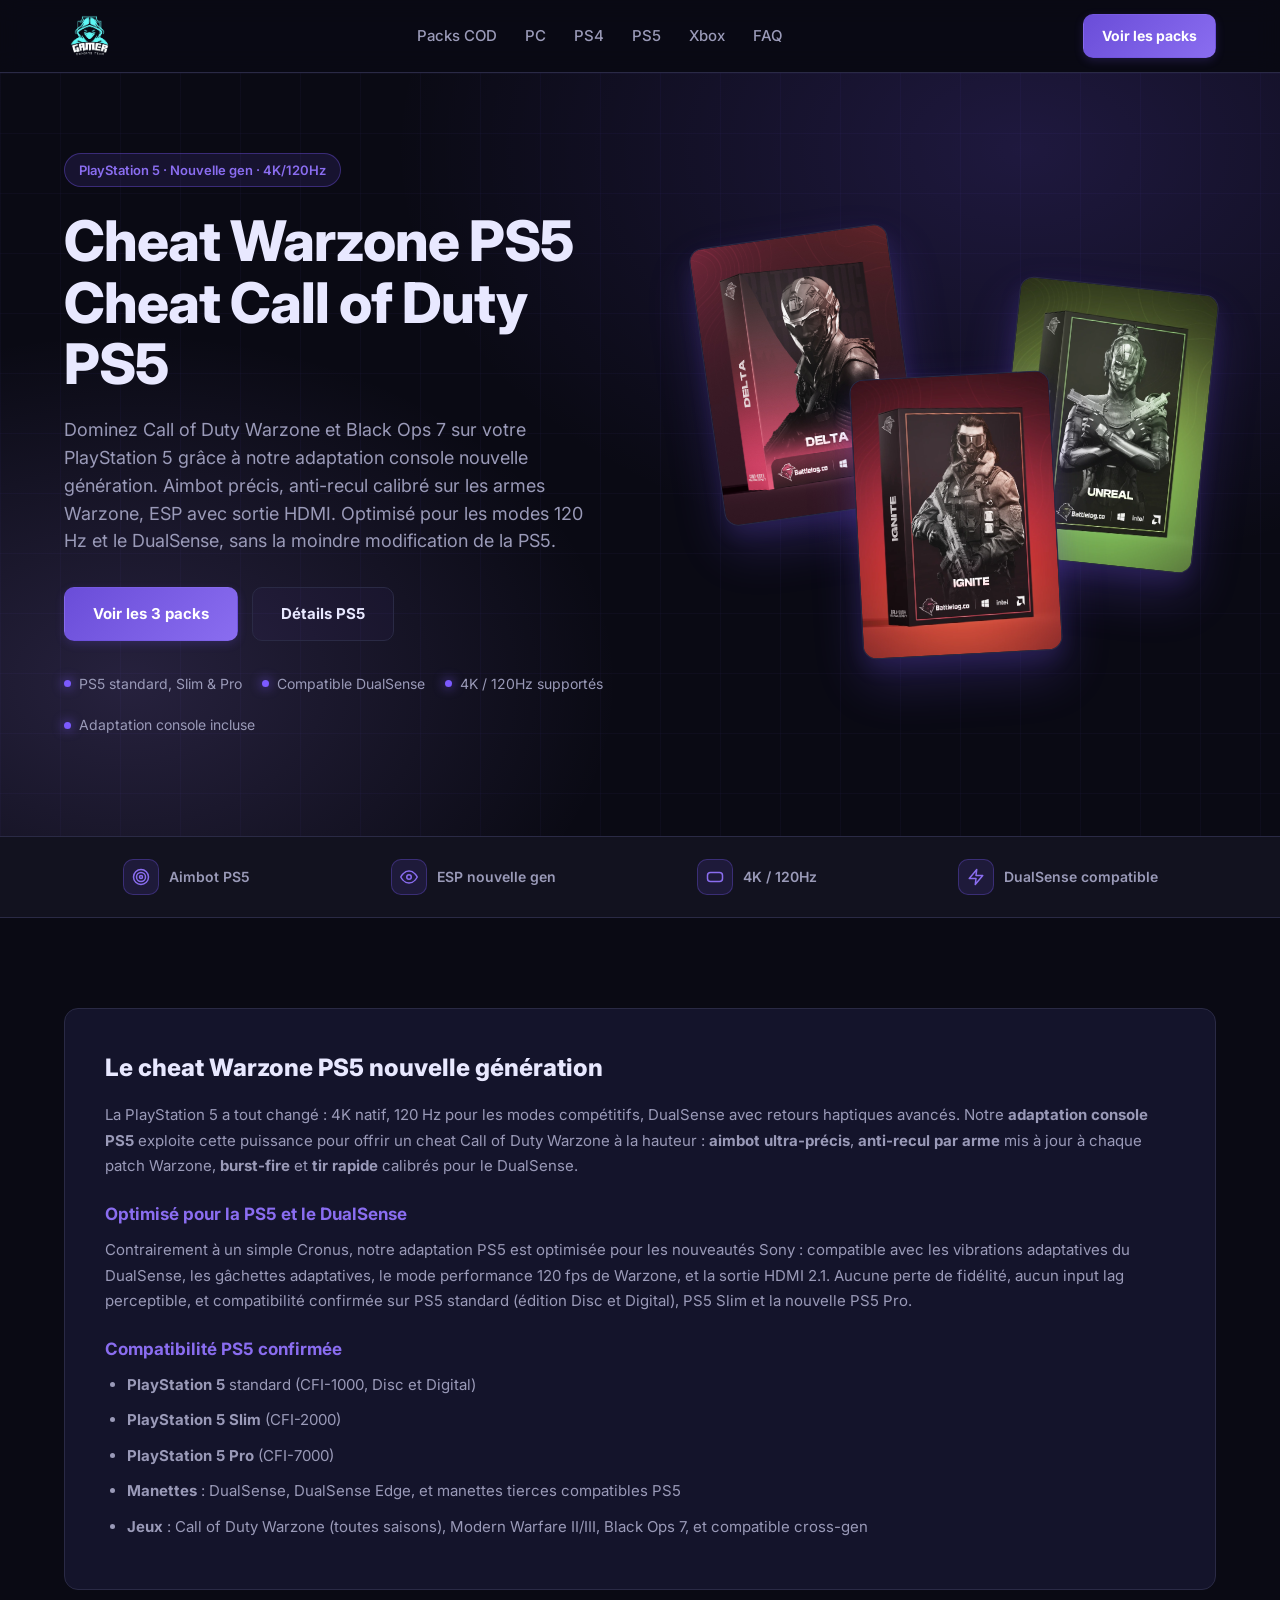
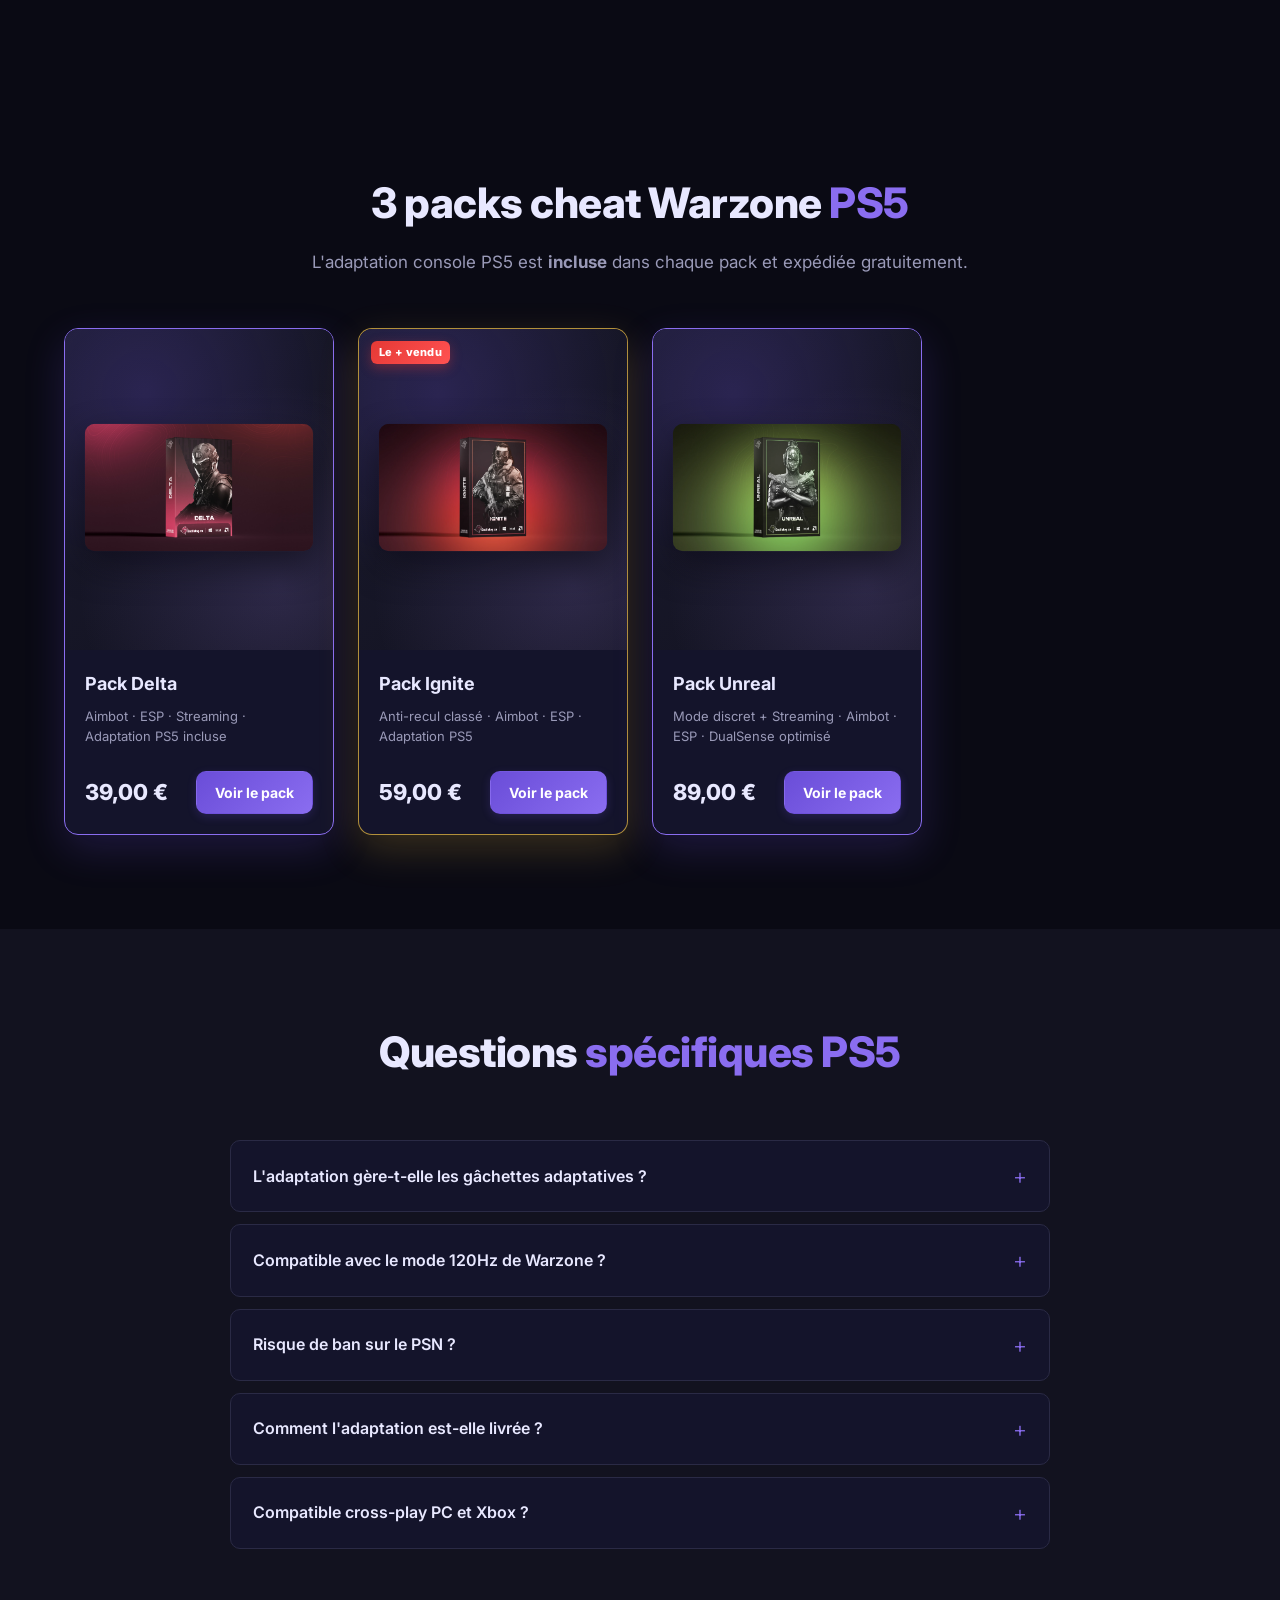
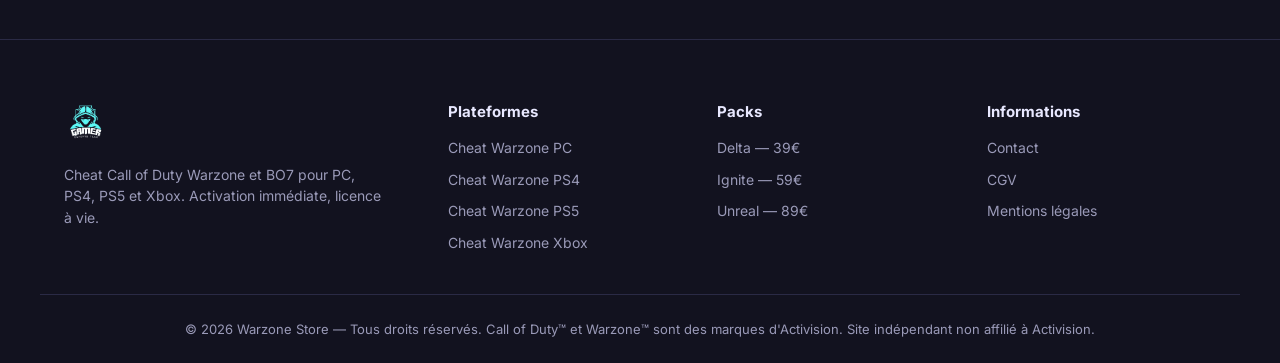
<file: cheat-warzone-ps5.html>
<!DOCTYPE html>
<html lang="fr">
<head>
    <meta charset="UTF-8">
    <meta name="viewport" content="width=device-width, initial-scale=1.0">
    <meta name="robots" content="index, follow">
    <title>Cheat Warzone PS5 - Cheat Call of Duty PS5</title>
    <meta name="description" content="Cheat Call of Duty Warzone et BO7 pour PS5 : aimbot, ESP, anti-recul via adaptation console PS5 fournie. Compatible PlayStation 5 standard, Slim et Pro. 3 packs à vie dès 39€.">
    <link rel="canonical" href="https://wrz-shop.com/cheat-warzone-ps5.html"/>
    <link rel="alternate" hreflang="fr-FR" href="https://wrz-shop.com/cheat-warzone-ps5.html"/>
    <link rel="alternate" hreflang="fr-BE" href="https://wrz-shop.com/cheat-warzone-ps5.html"/>
    <link rel="alternate" hreflang="fr-CA" href="https://wrz-shop.com/cheat-warzone-ps5.html"/>
    <link rel="alternate" hreflang="fr-CH" href="https://wrz-shop.com/cheat-warzone-ps5.html"/>
    <link rel="alternate" hreflang="x-default" href="https://wrz-shop.com/cheat-warzone-ps5.html"/>
    <link rel="preconnect" href="https://fonts.googleapis.com">
    <link rel="preconnect" href="https://fonts.gstatic.com" crossorigin>
    <link href="https://fonts.googleapis.com/css2?family=Inter:wght@400;500;600;700;800;900&display=swap" rel="stylesheet">
    <link rel="stylesheet" href="assets/css/style.css">
    <link rel="icon" type="image/x-icon" href="favicon.ico">
    <link rel="apple-touch-icon" href="favicon.ico">
    <meta name="theme-color" content="#7c5aff">
    <meta name="msapplication-TileColor" content="#7c5aff">

    <meta property="og:type" content="website">
    <meta property="og:url" content="https://wrz-shop.com/cheat-warzone-ps5.html">
    <meta property="og:title" content="Cheat Warzone PS5 — Aimbot et ESP pour PlayStation 5">
    <meta property="og:description" content="Cheat Call of Duty Warzone et BO7 pour PS5 via adaptation console fournie. 3 packs à vie dès 39€.">
    <meta property="og:image" content="https://wrz-shop.com/cheat-call-of-duty-ps5.webp">
    <meta property="og:locale" content="fr_FR">
    <meta property="og:site_name" content="Warzone Store">

    <script type="application/ld+json">
    {
        "@context": "https://schema.org",
        "@type": "WebPage",
        "name": "Cheat Warzone PS5",
        "url": "https://wrz-shop.com/cheat-warzone-ps5.html",
        "description": "Cheat Call of Duty Warzone et BO7 pour PlayStation 5 via adaptation console. 3 packs à vie dès 39€.",
        "isPartOf": { "@type": "WebSite", "name": "Warzone Store", "url": "https://wrz-shop.com" }
    }
    </script>
</head>
<body>

<header class="header">
    <div class="container header-inner">
        <a href="index.html" class="logo" title="cheat call of duty ps5">
            <img src="logo.png" alt="Warzone Store" class="logo-img">
        </a>
        <nav class="nav" id="primary-nav">
            <a href="index.html#packs" title="cheat warzone 2 ps5">Packs COD</a>
            <a href="cheat-warzone-pc.html" title="cheat warzone pc">PC</a>
            <a href="cheat-warzone-ps4.html" title="cheat call of duty ps4">PS4</a>
            <a href="cheat-warzone-ps5.html" title="cheat warzone">PS5</a>
            <a href="cheat-warzone-xbox.html" title="aimbot warzone xbox one gratuit">Xbox</a>
            <a href="index.html#faq" title="cheat sur console warzone">FAQ</a>
        </nav>
        <a href="index.html#packs" class="btn btn-primary btn-sm" title="cheat payant warzone">Voir les packs</a>
        <button class="nav-toggle" aria-label="Ouvrir le menu" aria-expanded="false" aria-controls="primary-nav">
            <svg class="nav-toggle-open" viewBox="0 0 24 24" fill="none" stroke="currentColor" stroke-width="2" stroke-linecap="round"><line x1="3" y1="6" x2="21" y2="6"/><line x1="3" y1="12" x2="21" y2="12"/><line x1="3" y1="18" x2="21" y2="18"/></svg>
            <svg class="nav-toggle-close" viewBox="0 0 24 24" fill="none" stroke="currentColor" stroke-width="2" stroke-linecap="round"><line x1="18" y1="6" x2="6" y2="18"/><line x1="6" y1="6" x2="18" y2="18"/></svg>
        </button>
    </div>
</header>

<section class="hero">
    <div class="container hero-inner">
        <div class="hero-content">
            <span class="badge">PlayStation 5 · Nouvelle gen · 4K/120Hz</span>
            <h1>Cheat Warzone PS5 <br>Cheat Call of Duty PS5</h1>
            <p class="hero-sub">Dominez Call of Duty Warzone et Black Ops 7 sur votre PlayStation 5 grâce à notre adaptation console nouvelle génération. Aimbot précis, anti-recul calibré sur les armes Warzone, ESP avec sortie HDMI. Optimisé pour les modes 120 Hz et le DualSense, sans la moindre modification de la PS5.</p>
            <div class="hero-cta">
                <a href="index.html#packs" class="btn btn-primary" title="cheat warzone 2 ps5">Voir les 3 packs</a>
                <a href="#features" class="btn btn-ghost" title="cheat call of duty ps5">Détails PS5</a>
            </div>
            <ul class="hero-trust">
                <li><span class="dot"></span> PS5 standard, Slim &amp; Pro</li>
                <li><span class="dot"></span> Compatible DualSense</li>
                <li><span class="dot"></span> 4K / 120Hz supportés</li>
                <li><span class="dot"></span> Adaptation console incluse</li>
            </ul>
        </div>
        <div class="hero-visual" aria-hidden="true">
            <div class="card-3d card-3d-1"><img src="cod-bo7-warzone-delta-cheat.webp" alt="cheat call of duty ps5" loading="eager"></div>
            <div class="card-3d card-3d-2"><img src="cod-bo7-warzone-unreal-cheat.webp" alt="cheat sur console warzone" loading="eager"></div>
            <div class="card-3d card-3d-3"><img src="cod-bo7-warzone-ignite-spoofer.webp" alt="cheat warzone 2 ps5" loading="eager"></div>
        </div>
    </div>
</section>

<section class="strip">
    <div class="container strip-inner">
        <div class="strip-item"><span><svg viewBox="0 0 24 24" fill="none" stroke="currentColor" stroke-width="2" stroke-linecap="round" stroke-linejoin="round"><circle cx="12" cy="12" r="10"/><circle cx="12" cy="12" r="6"/><circle cx="12" cy="12" r="2"/></svg></span> Aimbot PS5</div>
        <div class="strip-item"><span><svg viewBox="0 0 24 24" fill="none" stroke="currentColor" stroke-width="2" stroke-linecap="round" stroke-linejoin="round"><path d="M1 12s4-8 11-8 11 8 11 8-4 8-11 8-11-8-11-8z"/><circle cx="12" cy="12" r="3"/></svg></span> ESP nouvelle gen</div>
        <div class="strip-item"><span><svg viewBox="0 0 24 24" fill="none" stroke="currentColor" stroke-width="2" stroke-linecap="round" stroke-linejoin="round"><rect x="2" y="6" width="20" height="12" rx="4"/></svg></span> 4K / 120Hz</div>
        <div class="strip-item"><span><svg viewBox="0 0 24 24" fill="none" stroke="currentColor" stroke-width="2" stroke-linecap="round" stroke-linejoin="round"><polygon points="13 2 3 14 12 14 11 22 21 10 12 10 13 2"/></svg></span> DualSense compatible</div>
    </div>
</section>

<section class="intro">
    <div class="container">
        <article class="product-description" style="margin-top:0;">
            <h2>Le cheat Warzone PS5 nouvelle génération</h2>
            <p>La PlayStation 5 a tout changé : 4K natif, 120 Hz pour les modes compétitifs, DualSense avec retours haptiques avancés. Notre <strong>adaptation console PS5</strong> exploite cette puissance pour offrir un cheat Call of Duty Warzone à la hauteur : <strong>aimbot ultra-précis</strong>, <strong>anti-recul par arme</strong> mis à jour à chaque patch Warzone, <strong>burst-fire</strong> et <strong>tir rapide</strong> calibrés pour le DualSense.</p>

            <h3>Optimisé pour la PS5 et le DualSense</h3>
            <p>Contrairement à un simple Cronus, notre adaptation PS5 est optimisée pour les nouveautés Sony : compatible avec les vibrations adaptatives du DualSense, les gâchettes adaptatives, le mode performance 120 fps de Warzone, et la sortie HDMI 2.1. Aucune perte de fidélité, aucun input lag perceptible, et compatibilité confirmée sur PS5 standard (édition Disc et Digital), PS5 Slim et la nouvelle PS5 Pro.</p>

            <h3>Compatibilité PS5 confirmée</h3>
            <ul>
                <li><strong>PlayStation 5</strong> standard (CFI-1000, Disc et Digital)</li>
                <li><strong>PlayStation 5 Slim</strong> (CFI-2000)</li>
                <li><strong>PlayStation 5 Pro</strong> (CFI-7000)</li>
                <li><strong>Manettes</strong> : DualSense, DualSense Edge, et manettes tierces compatibles PS5</li>
                <li><strong>Jeux</strong> : Call of Duty Warzone (toutes saisons), Modern Warfare II/III, Black Ops 7, et compatible cross-gen</li>
            </ul>
        </article>
    </div>
</section>

<section class="products" id="features">
    <div class="container">
        <header class="section-head">
            <h2>3 packs cheat Warzone <span class="accent">PS5</span></h2>
            <p>L'adaptation console PS5 est <strong>incluse</strong> dans chaque pack et expédiée gratuitement.</p>
        </header>

        <div class="grid">
            <article class="product-card" data-amount="39">
                <a class="product-visual" href="cod-bo7-warzone-delta.html" title="cheat call of duty ps5">
                    <img src="cod-bo7-warzone-delta-cheat.webp" alt="cheat warzone 2 ps5" loading="lazy">
                </a>
                <div class="product-body">
                    <h3><a href="cod-bo7-warzone-delta.html" title="cheat sur console warzone">Pack Delta</a></h3>
                    <p class="meta">Aimbot · ESP · Streaming · Adaptation PS5 incluse</p>
                    <div class="product-footer">
                        <div class="price"><span class="price-current">39,00 €</span></div>
                        <a href="cod-bo7-warzone-delta.html" class="btn btn-primary btn-sm" title="cheat warzone">Voir le pack</a>
                    </div>
                </div>
            </article>

            <article class="product-card featured" data-amount="59">
                <a class="product-visual" href="cod-bo7-warzone-ignite.html" title="cheat payant warzone">
                    <img src="cod-bo7-warzone-ignite-spoofer.webp" alt="aimbot warzone" loading="lazy">
                    <span class="discount-badge absolute">Le + vendu</span>
                </a>
                <div class="product-body">
                    <h3><a href="cod-bo7-warzone-ignite.html" title="cheat warzone gratuit">Pack Ignite</a></h3>
                    <p class="meta">Anti-recul classé · Aimbot · ESP · Adaptation PS5</p>
                    <div class="product-footer">
                        <div class="price"><span class="price-current">59,00 €</span></div>
                        <a href="cod-bo7-warzone-ignite.html" class="btn btn-primary btn-sm" title="wallhack warzone">Voir le pack</a>
                    </div>
                </div>
            </article>

            <article class="product-card" data-amount="89">
                <a class="product-visual" href="cod-bo7-warzone-unreal.html" title="hack warzone">
                    <img src="cod-bo7-warzone-unreal-cheat.webp" alt="cheat warzone 2.0" loading="lazy">
                </a>
                <div class="product-body">
                    <h3><a href="cod-bo7-warzone-unreal.html" title="hack warzone 2.0">Pack Unreal</a></h3>
                    <p class="meta">Mode discret + Streaming · Aimbot · ESP · DualSense optimisé</p>
                    <div class="product-footer">
                        <div class="price"><span class="price-current">89,00 €</span></div>
                        <a href="cod-bo7-warzone-unreal.html" class="btn btn-primary btn-sm" title="aimbot call of duty">Voir le pack</a>
                    </div>
                </div>
            </article>
        </div>
    </div>
</section>

<section class="faq">
    <div class="container">
        <header class="section-head">
            <h2>Questions <span class="accent">spécifiques PS5</span></h2>
        </header>
        <div class="faq-list">
            <details>
                <summary>L'adaptation gère-t-elle les gâchettes adaptatives ?</summary>
                <p>Oui. Notre adaptation PS5 préserve les fonctionnalités DualSense (vibrations haptiques et gâchettes adaptatives) pour conserver une immersion native dans Call of Duty Warzone et Black Ops 7.</p>
            </details>
            <details>
                <summary>Compatible avec le mode 120Hz de Warzone ?</summary>
                <p>Oui. L'adaptation fonctionne en HDMI 2.1 et supporte les modes performance 120 fps de Warzone. Aucun input lag perceptible, le passthrough est optimisé pour la compétition.</p>
            </details>
            <details>
                <summary>Risque de ban sur le PSN ?</summary>
                <p>Très faible. L'adaptation reproduit des inputs naturels au niveau de la manette, sans toucher au système PS5 ni au jeu Warzone. Sony n'a aucun moyen de détecter l'utilisation d'une adaptation hardware légitime.</p>
            </details>
            <details>
                <summary>Comment l'adaptation est-elle livrée ?</summary>
                <p>Expédition gratuite en 2-5 jours ouvrés en France métropolitaine après votre achat. La clé de licence pour l'app compagnon est envoyée par email immédiatement après le paiement.</p>
            </details>
            <details>
                <summary>Compatible cross-play PC et Xbox ?</summary>
                <p>Oui, la cross-play Warzone fonctionne normalement. Vous jouez sur votre PS5 et affrontez les joueurs PC et Xbox sans aucune restriction.</p>
            </details>
        </div>
    </div>
</section>

<footer class="footer">
    <div class="container footer-inner">
        <div class="footer-col footer-brand">
            <a href="index.html" class="logo" title="cheat warzone pc payant">
                <img src="logo.png" alt="Warzone Store" class="logo-img">
            </a>
            <p>Cheat Call of Duty Warzone et BO7 pour PC, PS4, PS5 et Xbox. Activation immédiate, licence à vie.</p>
        </div>
        <div class="footer-col">
            <h4>Plateformes</h4>
            <ul>
                <li><a href="cheat-warzone-pc.html" title="cheat warzone pc">Cheat Warzone PC</a></li>
                <li><a href="cheat-warzone-ps4.html" title="cheat call of duty ps4">Cheat Warzone PS4</a></li>
                <li><a href="cheat-warzone-ps5.html" title="cheat call of duty ps5">Cheat Warzone PS5</a></li>
                <li><a href="cheat-warzone-xbox.html" title="aimbot warzone xbox one gratuit">Cheat Warzone Xbox</a></li>
            </ul>
        </div>
        <div class="footer-col">
            <h4>Packs</h4>
            <ul>
                <li><a href="cod-bo7-warzone-delta.html" title="cheat warzone 2 pc download">Delta — 39€</a></li>
                <li><a href="cod-bo7-warzone-ignite.html" title="cheat warzone 2 ps5">Ignite — 59€</a></li>
                <li><a href="cod-bo7-warzone-unreal.html" title="cheat warzone 2 ps4">Unreal — 89€</a></li>
            </ul>
        </div>
        <div class="footer-col">
            <h4>Informations</h4>
            <ul>
                <li><a href="#" title="cheat warzone">Contact</a></li>
                <li><a href="#" title="cheat warzone gratuit">CGV</a></li>
                <li><a href="#" title="wallhack warzone">Mentions légales</a></li>
            </ul>
        </div>
    </div>
    <div class="container footer-bottom">
        <p>© <span id="year"></span> Warzone Store — Tous droits réservés. Call of Duty™ et Warzone™ sont des marques d'Activision. Site indépendant non affilié à Activision.</p>
    </div>
</footer>

<script src="assets/js/script.js"></script>
</body>
</html>
</file>
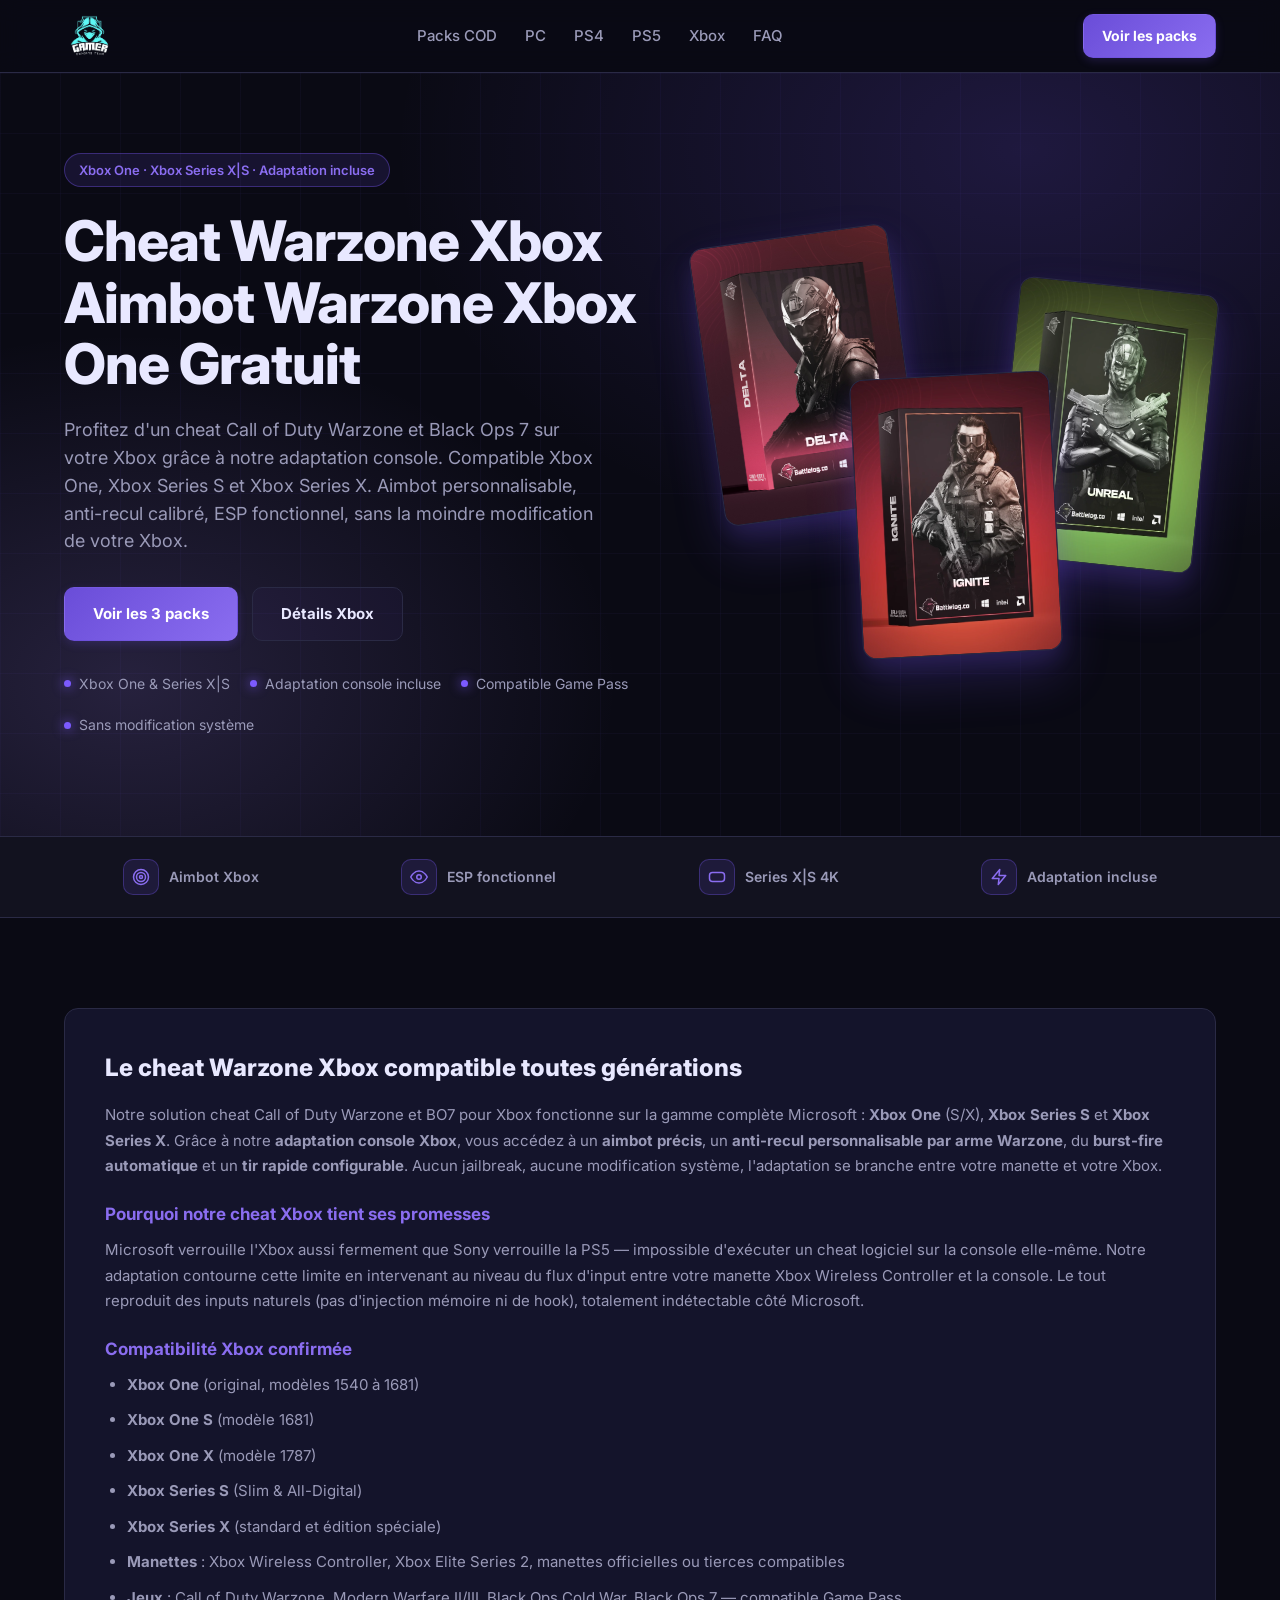
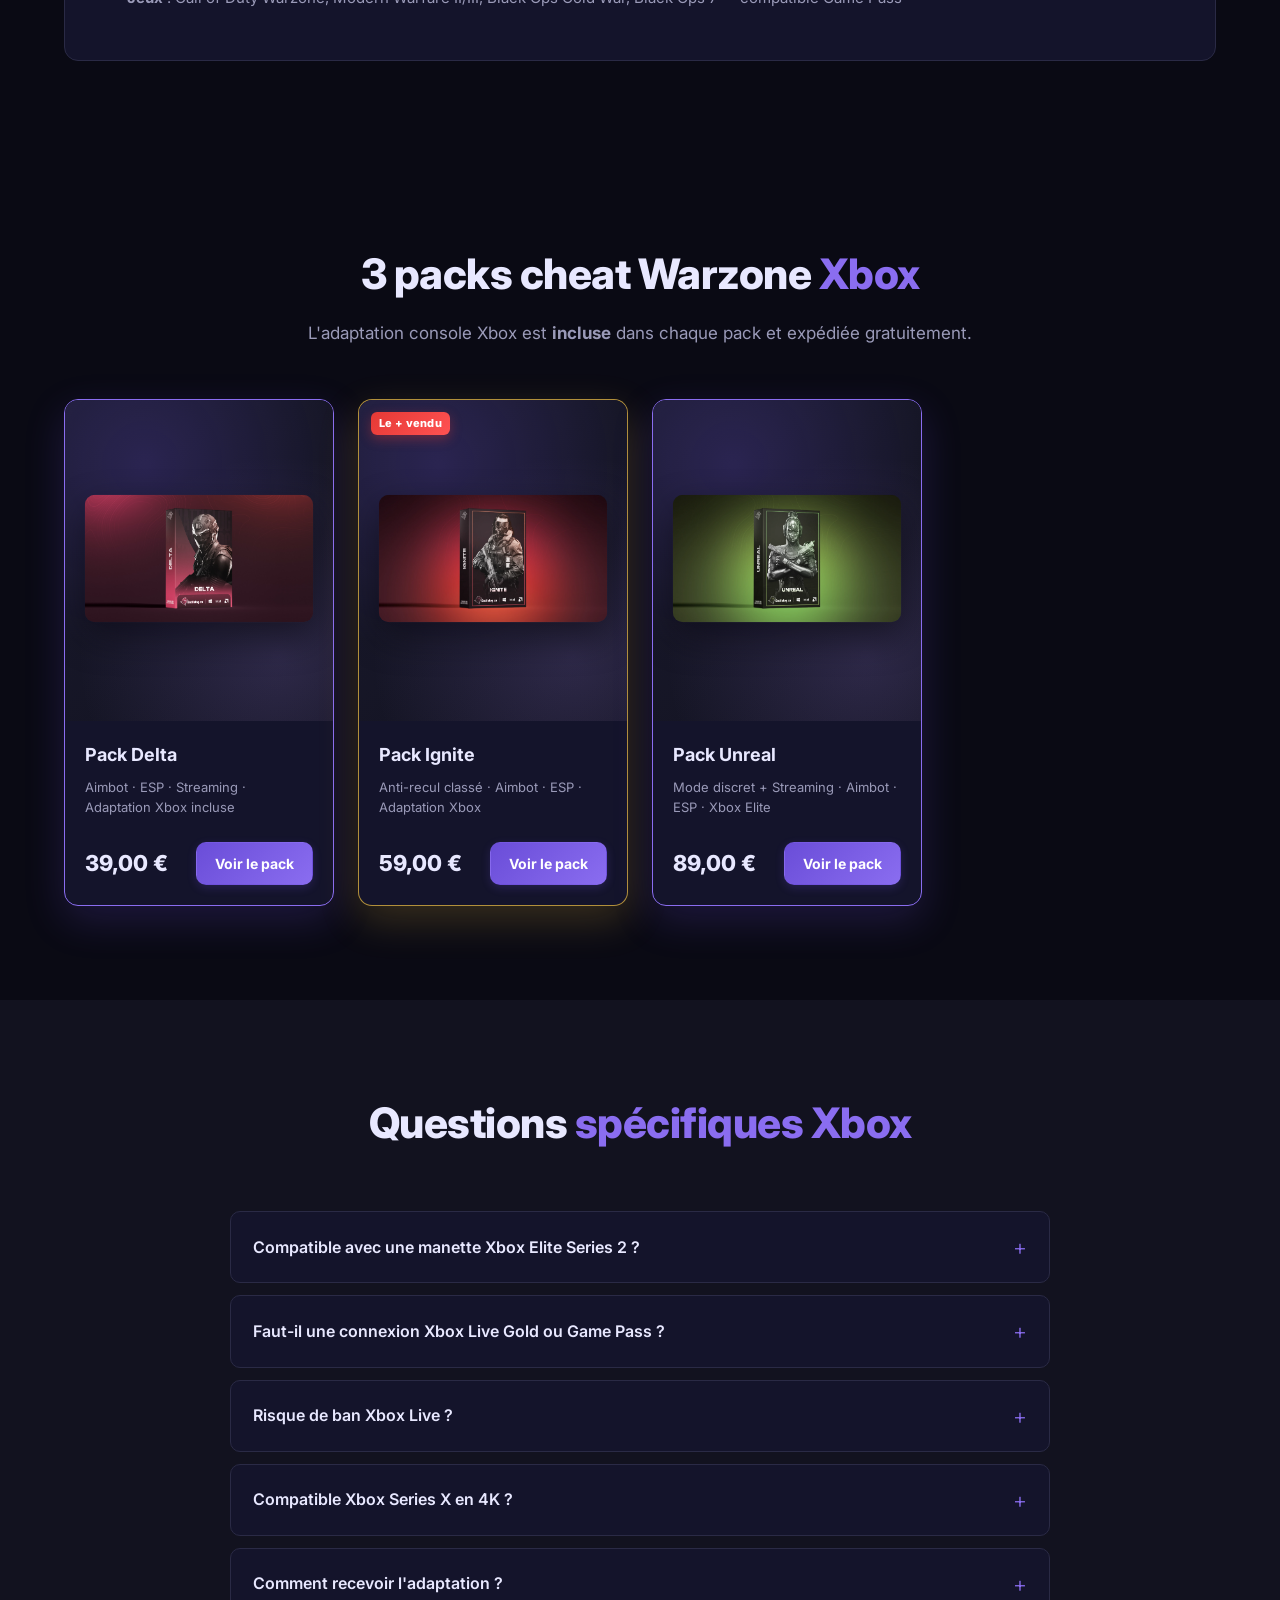
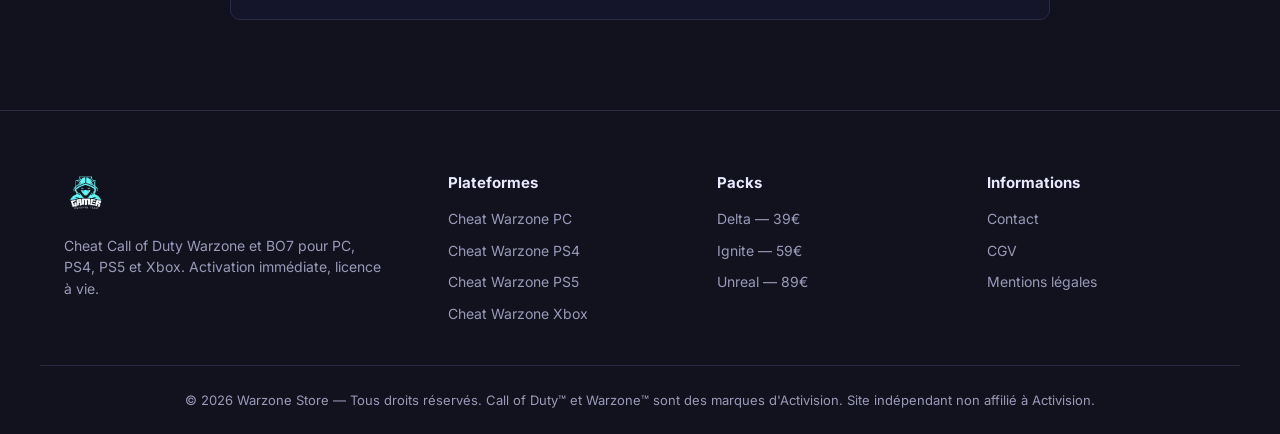
<file: cheat-warzone-xbox.html>
<!DOCTYPE html>
<html lang="fr">
<head>
    <meta charset="UTF-8">
    <meta name="viewport" content="width=device-width, initial-scale=1.0">
    <meta name="robots" content="index, follow">
    <title>Cheat Warzone Xbox - Aimbot Warzone Xbox One Gratuit</title>
    <meta name="description" content="Cheat Call of Duty Warzone et BO7 pour Xbox : aimbot, ESP, anti-recul via adaptation console Xbox fournie. Compatible Xbox One, Series S et Series X. 3 packs à vie dès 39€.">
    <link rel="canonical" href="https://wrz-shop.com/cheat-warzone-xbox.html"/>
    <link rel="alternate" hreflang="fr-FR" href="https://wrz-shop.com/cheat-warzone-xbox.html"/>
    <link rel="alternate" hreflang="fr-BE" href="https://wrz-shop.com/cheat-warzone-xbox.html"/>
    <link rel="alternate" hreflang="fr-CA" href="https://wrz-shop.com/cheat-warzone-xbox.html"/>
    <link rel="alternate" hreflang="fr-CH" href="https://wrz-shop.com/cheat-warzone-xbox.html"/>
    <link rel="alternate" hreflang="x-default" href="https://wrz-shop.com/cheat-warzone-xbox.html"/>
    <link rel="preconnect" href="https://fonts.googleapis.com">
    <link rel="preconnect" href="https://fonts.gstatic.com" crossorigin>
    <link href="https://fonts.googleapis.com/css2?family=Inter:wght@400;500;600;700;800;900&display=swap" rel="stylesheet">
    <link rel="stylesheet" href="assets/css/style.css">
    <link rel="icon" type="image/x-icon" href="favicon.ico">
    <link rel="apple-touch-icon" href="favicon.ico">
    <meta name="theme-color" content="#7c5aff">
    <meta name="msapplication-TileColor" content="#7c5aff">

    <meta property="og:type" content="website">
    <meta property="og:url" content="https://wrz-shop.com/cheat-warzone-xbox.html">
    <meta property="og:title" content="Cheat Warzone Xbox — Aimbot et ESP pour Xbox One &amp; Series X|S">
    <meta property="og:description" content="Cheat Call of Duty Warzone et BO7 pour Xbox via adaptation console fournie. 3 packs à vie dès 39€.">
    <meta property="og:image" content="https://wrz-shop.com/cheat-sur-console-warzone.webp">
    <meta property="og:locale" content="fr_FR">
    <meta property="og:site_name" content="Warzone Store">

    <script type="application/ld+json">
    {
        "@context": "https://schema.org",
        "@type": "WebPage",
        "name": "Cheat Warzone Xbox",
        "url": "https://wrz-shop.com/cheat-warzone-xbox.html",
        "description": "Cheat Call of Duty Warzone et BO7 pour Xbox One et Xbox Series X|S via adaptation console. 3 packs à vie dès 39€.",
        "isPartOf": { "@type": "WebSite", "name": "Warzone Store", "url": "https://wrz-shop.com" }
    }
    </script>
</head>
<body>

<header class="header">
    <div class="container header-inner">
        <a href="index.html" class="logo" title="aimbot warzone xbox one gratuit">
            <img src="logo.png" alt="Warzone Store" class="logo-img">
        </a>
        <nav class="nav" id="primary-nav">
            <a href="index.html#packs" title="cheat sur console warzone">Packs COD</a>
            <a href="cheat-warzone-pc.html" title="cheat warzone pc">PC</a>
            <a href="cheat-warzone-ps4.html" title="cheat call of duty ps4">PS4</a>
            <a href="cheat-warzone-ps5.html" title="cheat call of duty ps5">PS5</a>
            <a href="cheat-warzone-xbox.html" title="cheat warzone">Xbox</a>
            <a href="index.html#faq" title="cheat warzone gratuit">FAQ</a>
        </nav>
        <a href="index.html#packs" class="btn btn-primary btn-sm" title="cheat payant warzone">Voir les packs</a>
        <button class="nav-toggle" aria-label="Ouvrir le menu" aria-expanded="false" aria-controls="primary-nav">
            <svg class="nav-toggle-open" viewBox="0 0 24 24" fill="none" stroke="currentColor" stroke-width="2" stroke-linecap="round"><line x1="3" y1="6" x2="21" y2="6"/><line x1="3" y1="12" x2="21" y2="12"/><line x1="3" y1="18" x2="21" y2="18"/></svg>
            <svg class="nav-toggle-close" viewBox="0 0 24 24" fill="none" stroke="currentColor" stroke-width="2" stroke-linecap="round"><line x1="18" y1="6" x2="6" y2="18"/><line x1="6" y1="6" x2="18" y2="18"/></svg>
        </button>
    </div>
</header>

<section class="hero">
    <div class="container hero-inner">
        <div class="hero-content">
            <span class="badge">Xbox One · Xbox Series X|S · Adaptation incluse</span>
            <h1>Cheat Warzone Xbox <br>Aimbot Warzone Xbox One Gratuit</h1>
            <p class="hero-sub">Profitez d'un cheat Call of Duty Warzone et Black Ops 7 sur votre Xbox grâce à notre adaptation console. Compatible Xbox One, Xbox Series S et Xbox Series X. Aimbot personnalisable, anti-recul calibré, ESP fonctionnel, sans la moindre modification de votre Xbox.</p>
            <div class="hero-cta">
                <a href="index.html#packs" class="btn btn-primary" title="aimbot warzone xbox one gratuit">Voir les 3 packs</a>
                <a href="#features" class="btn btn-ghost" title="cheat warzone">Détails Xbox</a>
            </div>
            <ul class="hero-trust">
                <li><span class="dot"></span> Xbox One &amp; Series X|S</li>
                <li><span class="dot"></span> Adaptation console incluse</li>
                <li><span class="dot"></span> Compatible Game Pass</li>
                <li><span class="dot"></span> Sans modification système</li>
            </ul>
        </div>
        <div class="hero-visual" aria-hidden="true">
            <div class="card-3d card-3d-1"><img src="cod-bo7-warzone-delta-cheat.webp" alt="aimbot warzone xbox one gratuit" loading="eager"></div>
            <div class="card-3d card-3d-2"><img src="cod-bo7-warzone-unreal-cheat.webp" alt="cheat sur console warzone" loading="eager"></div>
            <div class="card-3d card-3d-3"><img src="cod-bo7-warzone-ignite-spoofer.webp" alt="cheat warzone" loading="eager"></div>
        </div>
    </div>
</section>

<section class="strip">
    <div class="container strip-inner">
        <div class="strip-item"><span><svg viewBox="0 0 24 24" fill="none" stroke="currentColor" stroke-width="2" stroke-linecap="round" stroke-linejoin="round"><circle cx="12" cy="12" r="10"/><circle cx="12" cy="12" r="6"/><circle cx="12" cy="12" r="2"/></svg></span> Aimbot Xbox</div>
        <div class="strip-item"><span><svg viewBox="0 0 24 24" fill="none" stroke="currentColor" stroke-width="2" stroke-linecap="round" stroke-linejoin="round"><path d="M1 12s4-8 11-8 11 8 11 8-4 8-11 8-11-8-11-8z"/><circle cx="12" cy="12" r="3"/></svg></span> ESP fonctionnel</div>
        <div class="strip-item"><span><svg viewBox="0 0 24 24" fill="none" stroke="currentColor" stroke-width="2" stroke-linecap="round" stroke-linejoin="round"><rect x="2" y="6" width="20" height="12" rx="4"/></svg></span> Series X|S 4K</div>
        <div class="strip-item"><span><svg viewBox="0 0 24 24" fill="none" stroke="currentColor" stroke-width="2" stroke-linecap="round" stroke-linejoin="round"><polygon points="13 2 3 14 12 14 11 22 21 10 12 10 13 2"/></svg></span> Adaptation incluse</div>
    </div>
</section>

<section class="intro">
    <div class="container">
        <article class="product-description" style="margin-top:0;">
            <h2>Le cheat Warzone Xbox compatible toutes générations</h2>
            <p>Notre solution cheat Call of Duty Warzone et BO7 pour Xbox fonctionne sur la gamme complète Microsoft : <strong>Xbox One</strong> (S/X), <strong>Xbox Series S</strong> et <strong>Xbox Series X</strong>. Grâce à notre <strong>adaptation console Xbox</strong>, vous accédez à un <strong>aimbot précis</strong>, un <strong>anti-recul personnalisable par arme Warzone</strong>, du <strong>burst-fire automatique</strong> et un <strong>tir rapide configurable</strong>. Aucun jailbreak, aucune modification système, l'adaptation se branche entre votre manette et votre Xbox.</p>

            <h3>Pourquoi notre cheat Xbox tient ses promesses</h3>
            <p>Microsoft verrouille l'Xbox aussi fermement que Sony verrouille la PS5 — impossible d'exécuter un cheat logiciel sur la console elle-même. Notre adaptation contourne cette limite en intervenant au niveau du flux d'input entre votre manette Xbox Wireless Controller et la console. Le tout reproduit des inputs naturels (pas d'injection mémoire ni de hook), totalement indétectable côté Microsoft.</p>

            <h3>Compatibilité Xbox confirmée</h3>
            <ul>
                <li><strong>Xbox One</strong> (original, modèles 1540 à 1681)</li>
                <li><strong>Xbox One S</strong> (modèle 1681)</li>
                <li><strong>Xbox One X</strong> (modèle 1787)</li>
                <li><strong>Xbox Series S</strong> (Slim &amp; All-Digital)</li>
                <li><strong>Xbox Series X</strong> (standard et édition spéciale)</li>
                <li><strong>Manettes</strong> : Xbox Wireless Controller, Xbox Elite Series 2, manettes officielles ou tierces compatibles</li>
                <li><strong>Jeux</strong> : Call of Duty Warzone, Modern Warfare II/III, Black Ops Cold War, Black Ops 7 — compatible Game Pass</li>
            </ul>
        </article>
    </div>
</section>

<section class="products" id="features">
    <div class="container">
        <header class="section-head">
            <h2>3 packs cheat Warzone <span class="accent">Xbox</span></h2>
            <p>L'adaptation console Xbox est <strong>incluse</strong> dans chaque pack et expédiée gratuitement.</p>
        </header>

        <div class="grid">
            <article class="product-card" data-amount="39">
                <a class="product-visual" href="cod-bo7-warzone-delta.html" title="aimbot warzone xbox one gratuit">
                    <img src="cod-bo7-warzone-delta-cheat.webp" alt="cheat sur console warzone" loading="lazy">
                </a>
                <div class="product-body">
                    <h3><a href="cod-bo7-warzone-delta.html" title="cheat warzone">Pack Delta</a></h3>
                    <p class="meta">Aimbot · ESP · Streaming · Adaptation Xbox incluse</p>
                    <div class="product-footer">
                        <div class="price"><span class="price-current">39,00 €</span></div>
                        <a href="cod-bo7-warzone-delta.html" class="btn btn-primary btn-sm" title="cheat warzone gratuit">Voir le pack</a>
                    </div>
                </div>
            </article>

            <article class="product-card featured" data-amount="59">
                <a class="product-visual" href="cod-bo7-warzone-ignite.html" title="cheat payant warzone">
                    <img src="cod-bo7-warzone-ignite-spoofer.webp" alt="aimbot warzone" loading="lazy">
                    <span class="discount-badge absolute">Le + vendu</span>
                </a>
                <div class="product-body">
                    <h3><a href="cod-bo7-warzone-ignite.html" title="wallhack warzone">Pack Ignite</a></h3>
                    <p class="meta">Anti-recul classé · Aimbot · ESP · Adaptation Xbox</p>
                    <div class="product-footer">
                        <div class="price"><span class="price-current">59,00 €</span></div>
                        <a href="cod-bo7-warzone-ignite.html" class="btn btn-primary btn-sm" title="hack warzone">Voir le pack</a>
                    </div>
                </div>
            </article>

            <article class="product-card" data-amount="89">
                <a class="product-visual" href="cod-bo7-warzone-unreal.html" title="cheat warzone 2">
                    <img src="cod-bo7-warzone-unreal-cheat.webp" alt="cheat warzone 2.0" loading="lazy">
                </a>
                <div class="product-body">
                    <h3><a href="cod-bo7-warzone-unreal.html" title="hack warzone 2.0">Pack Unreal</a></h3>
                    <p class="meta">Mode discret + Streaming · Aimbot · ESP · Xbox Elite</p>
                    <div class="product-footer">
                        <div class="price"><span class="price-current">89,00 €</span></div>
                        <a href="cod-bo7-warzone-unreal.html" class="btn btn-primary btn-sm" title="aimbot call of duty">Voir le pack</a>
                    </div>
                </div>
            </article>
        </div>
    </div>
</section>

<section class="faq">
    <div class="container">
        <header class="section-head">
            <h2>Questions <span class="accent">spécifiques Xbox</span></h2>
        </header>
        <div class="faq-list">
            <details>
                <summary>Compatible avec une manette Xbox Elite Series 2 ?</summary>
                <p>Oui, et c'est même recommandé pour profiter pleinement des palettes arrière et des gâchettes courtes. Notre adaptation préserve toutes les fonctionnalités hardware de la manette Elite.</p>
            </details>
            <details>
                <summary>Faut-il une connexion Xbox Live Gold ou Game Pass ?</summary>
                <p>Le cheat fonctionne avec tout abonnement permettant de jouer en ligne à Warzone : Xbox Live Gold, Game Pass Core ou Game Pass Ultimate. Aucune modification du compte Microsoft n'est nécessaire.</p>
            </details>
            <details>
                <summary>Risque de ban Xbox Live ?</summary>
                <p>Très faible. L'adaptation reproduit des inputs naturels au niveau de la manette filaire/sans-fil. Microsoft n'a aucun moyen technique de détecter une adaptation hardware légitime, similaire à un Cronus ou XIM.</p>
            </details>
            <details>
                <summary>Compatible Xbox Series X en 4K ?</summary>
                <p>Oui. L'adaptation supporte la sortie HDMI 2.1 de la Series X et la 4K à 120Hz dans les modes performance de Warzone. Aucun input lag perceptible.</p>
            </details>
            <details>
                <summary>Comment recevoir l'adaptation ?</summary>
                <p>Expédition gratuite en 2-5 jours ouvrés en France métropolitaine après votre paiement. Vous recevez en parallèle la clé de licence par email pour configurer l'application compagnon dès réception.</p>
            </details>
        </div>
    </div>
</section>

<footer class="footer">
    <div class="container footer-inner">
        <div class="footer-col footer-brand">
            <a href="index.html" class="logo" title="cheat warzone pc payant">
                <img src="logo.png" alt="Warzone Store" class="logo-img">
            </a>
            <p>Cheat Call of Duty Warzone et BO7 pour PC, PS4, PS5 et Xbox. Activation immédiate, licence à vie.</p>
        </div>
        <div class="footer-col">
            <h4>Plateformes</h4>
            <ul>
                <li><a href="cheat-warzone-pc.html" title="cheat warzone pc">Cheat Warzone PC</a></li>
                <li><a href="cheat-warzone-ps4.html" title="cheat call of duty ps4">Cheat Warzone PS4</a></li>
                <li><a href="cheat-warzone-ps5.html" title="cheat call of duty ps5">Cheat Warzone PS5</a></li>
                <li><a href="cheat-warzone-xbox.html" title="aimbot warzone xbox one gratuit">Cheat Warzone Xbox</a></li>
            </ul>
        </div>
        <div class="footer-col">
            <h4>Packs</h4>
            <ul>
                <li><a href="cod-bo7-warzone-delta.html" title="cheat warzone 2 pc download">Delta — 39€</a></li>
                <li><a href="cod-bo7-warzone-ignite.html" title="cheat warzone 2 ps5">Ignite — 59€</a></li>
                <li><a href="cod-bo7-warzone-unreal.html" title="cheat warzone 2 ps4">Unreal — 89€</a></li>
            </ul>
        </div>
        <div class="footer-col">
            <h4>Informations</h4>
            <ul>
                <li><a href="#" title="cheat warzone">Contact</a></li>
                <li><a href="#" title="cheat warzone gratuit">CGV</a></li>
                <li><a href="#" title="wallhack warzone">Mentions légales</a></li>
            </ul>
        </div>
    </div>
    <div class="container footer-bottom">
        <p>© <span id="year"></span> Warzone Store — Tous droits réservés. Call of Duty™ et Warzone™ sont des marques d'Activision. Site indépendant non affilié à Activision.</p>
    </div>
</footer>

<script src="assets/js/script.js"></script>
</body>
</html>
</file>
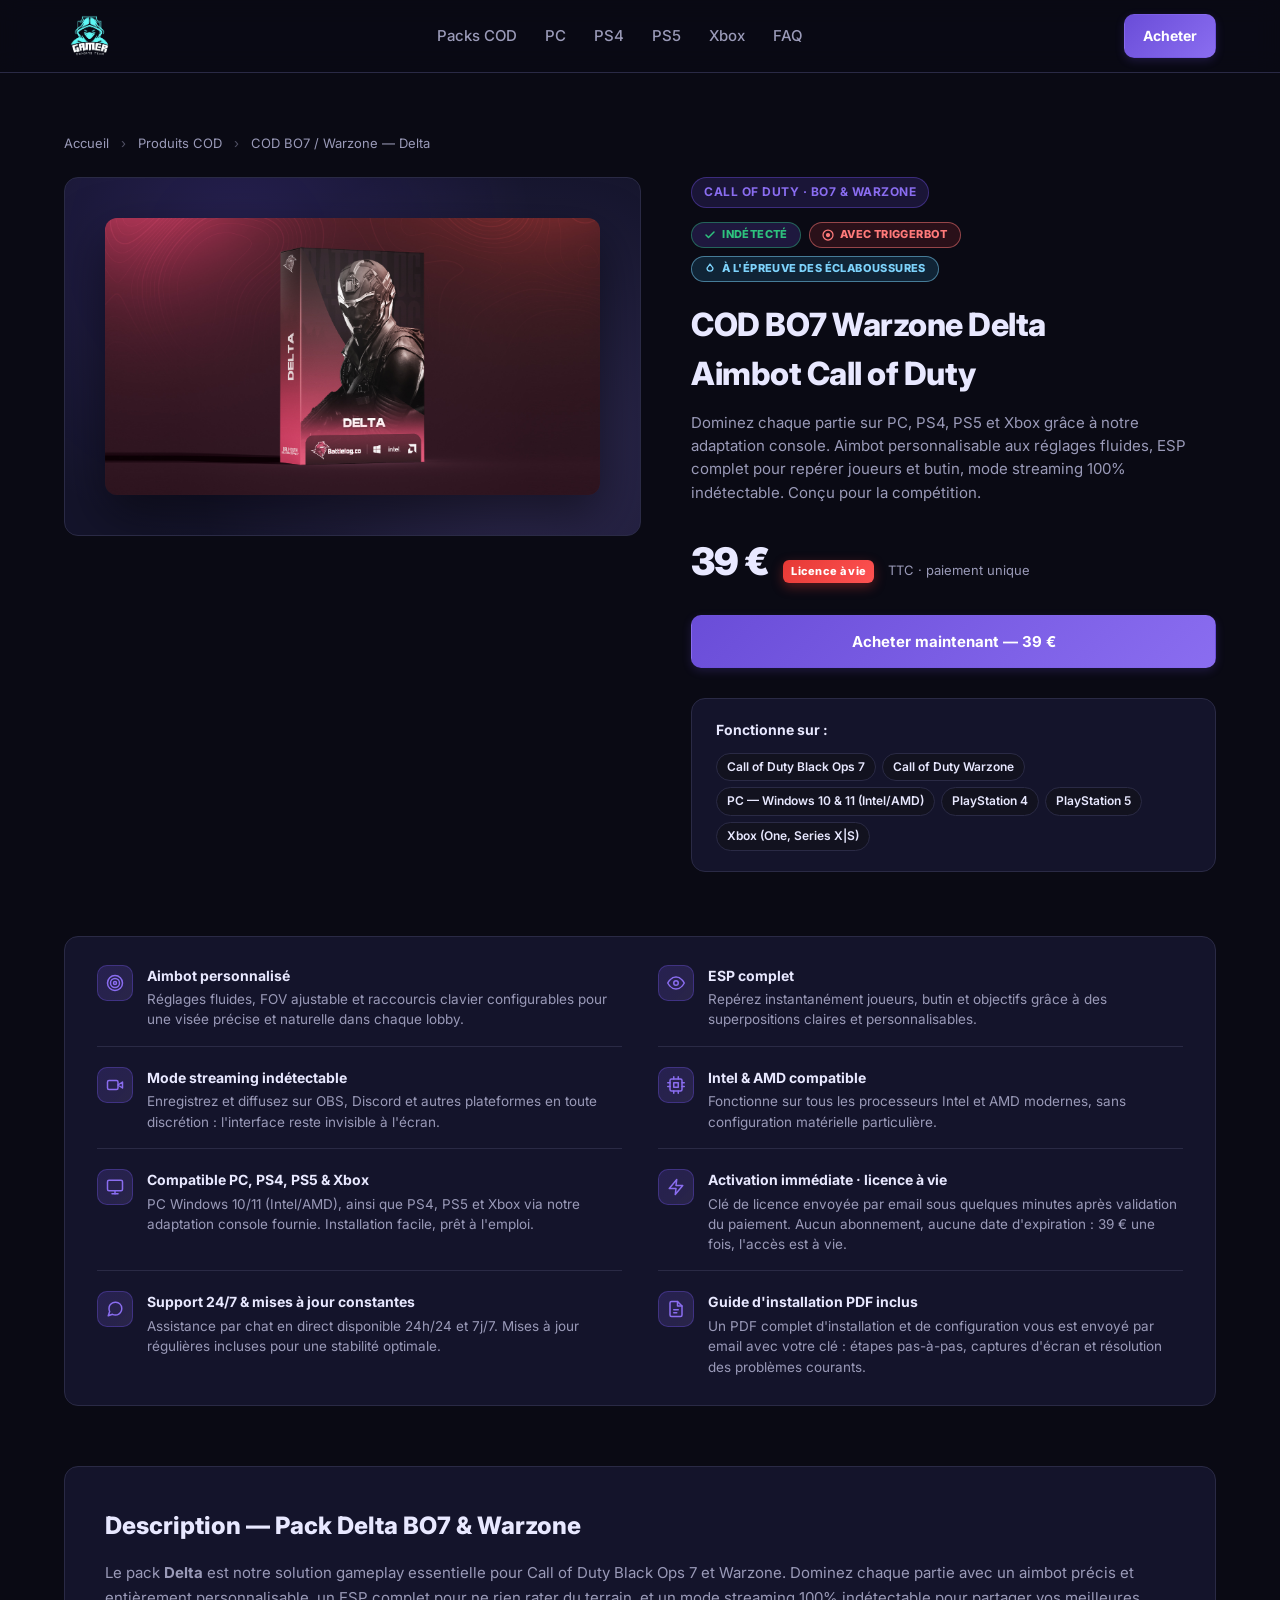
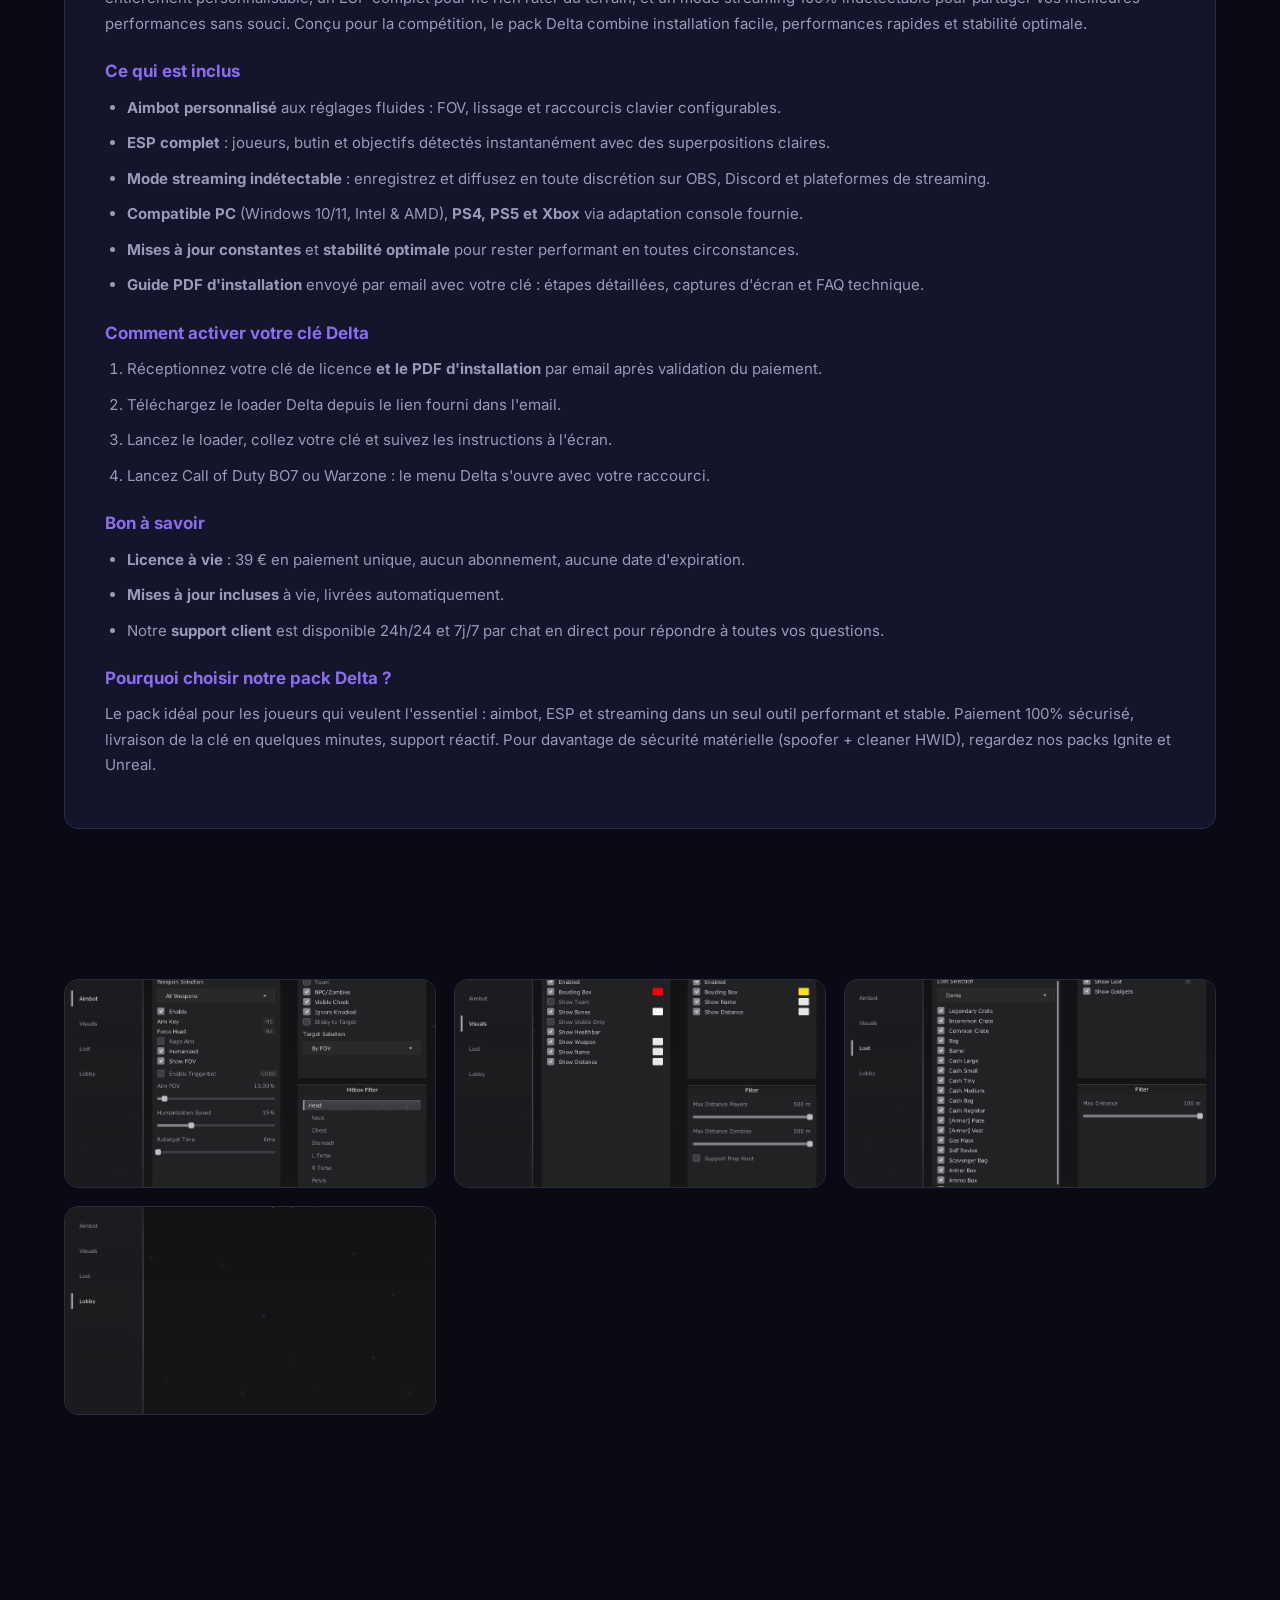
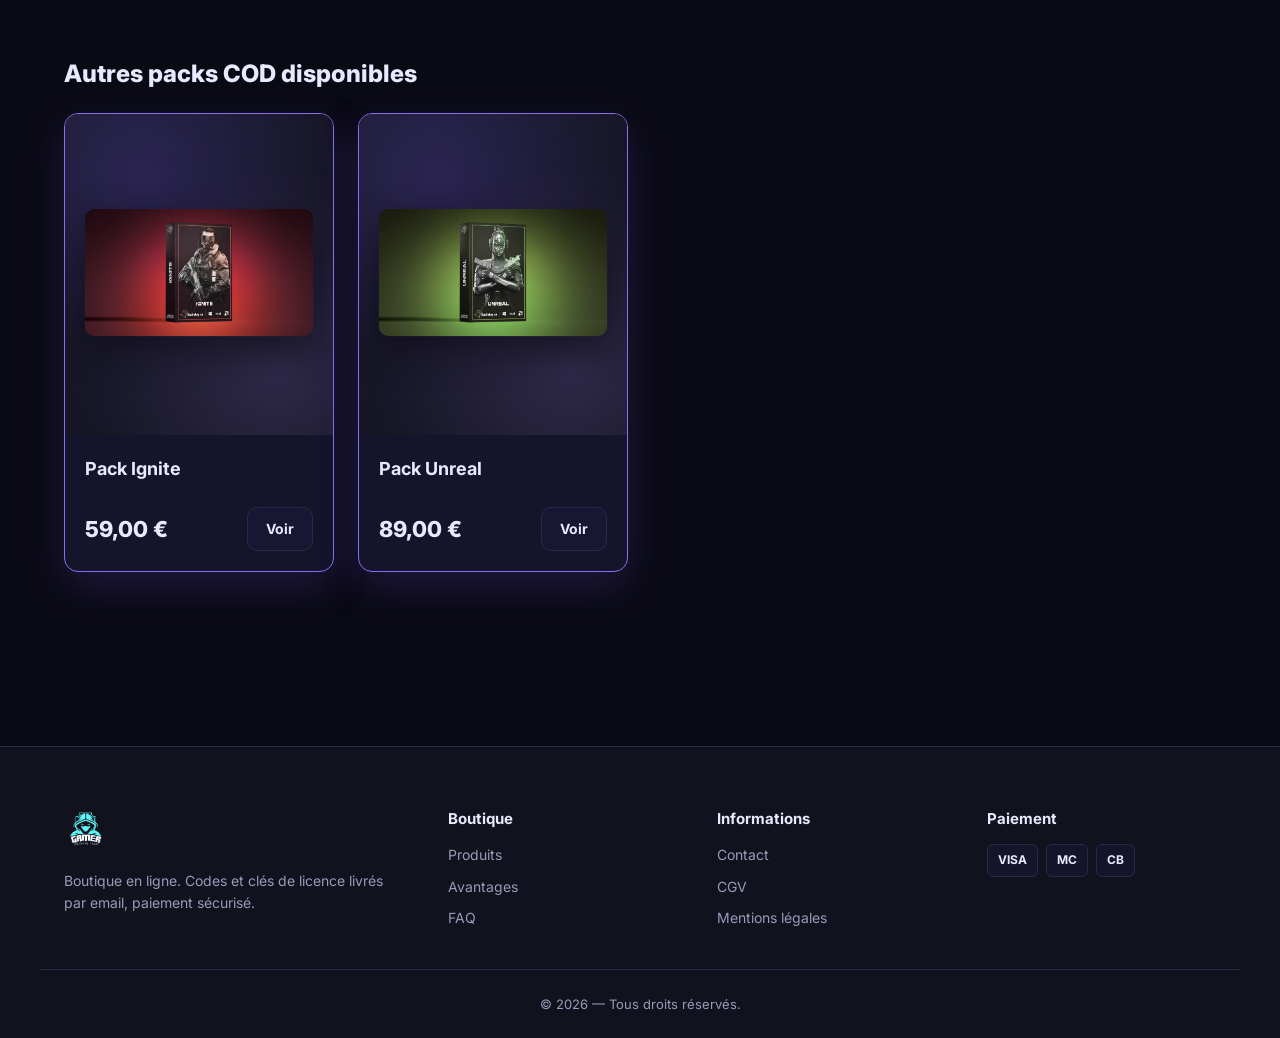
<file: cod-bo7-warzone-delta.html>
<!DOCTYPE html>
<html lang="fr">
<head>
    <meta charset="UTF-8">
    <meta name="viewport" content="width=device-width, initial-scale=1.0">
    <title>COD BO7 Warzone Delta - Aimbot Call of Duty</title>
    <meta name="description" content="Pack Delta pour Call of Duty Black Ops 7 et Warzone : aimbot personnalisable, ESP complet, mode streaming indétectable. Compatible PC (Windows 10/11), PS4, PS5 et Xbox via adaptation console.">
    <link rel="canonical" href="https://wrz-shop.com/cod-bo7-warzone-delta.html"/>
    <link rel="alternate" hreflang="fr-FR" href="https://wrz-shop.com/cod-bo7-warzone-delta.html"/>
    <link rel="alternate" hreflang="fr-BE" href="https://wrz-shop.com/cod-bo7-warzone-delta.html"/>
    <link rel="alternate" hreflang="fr-CA" href="https://wrz-shop.com/cod-bo7-warzone-delta.html"/>
    <link rel="alternate" hreflang="fr-CH" href="https://wrz-shop.com/cod-bo7-warzone-delta.html"/>
    <link rel="alternate" hreflang="x-default" href="https://wrz-shop.com/cod-bo7-warzone-delta.html"/>
    <meta property="og:type" content="product">
    <meta property="og:url" content="https://wrz-shop.com/cod-bo7-warzone-delta.html">
    <meta property="og:title" content="COD BO7 / Warzone Delta — Aimbot + ESP + Mode Streaming">
    <meta property="og:description" content="Pack Delta pour Call of Duty BO7 et Warzone : aimbot, ESP, streaming. PC, PS4, PS5 et Xbox.">
    <meta property="og:image" content="https://wrz-shop.com/cod-bo7-warzone-delta-cheat.webp">
    <link rel="preconnect" href="https://fonts.googleapis.com">
    <link rel="preconnect" href="https://fonts.gstatic.com" crossorigin>
    <link href="https://fonts.googleapis.com/css2?family=Inter:wght@400;500;600;700;800;900&display=swap" rel="stylesheet">
    <link rel="stylesheet" href="assets/css/style.css">
    <link rel="icon" type="image/x-icon" href="favicon.ico">
    <link rel="apple-touch-icon" href="favicon.ico">
    <meta name="theme-color" content="#7c5aff">
    <meta name="msapplication-TileColor" content="#7c5aff">
    <meta name="msapplication-TileImage" content="logo/ms-icon-96x96.png">
    <script type="application/ld+json">
    {
        "@context": "https://schema.org",
        "@type": "Product",
        "name": "COD BO7 / Warzone — Pack Delta",
        "image": "https://wrz-shop.com/cod-bo7-warzone-delta-cheat.webp",
        "description": "Pack Delta pour Call of Duty Black Ops 7 et Warzone : aimbot personnalisable, ESP complet, mode streaming indétectable. Compatible PC (Windows 10/11), PS4, PS5 et Xbox via adaptation console.",
        "brand": { "@type": "Brand", "name": "Delta" },
        "offers": {
            "@type": "Offer",
            "url": "https://wrz-shop.com/cod-bo7-warzone-delta.html",
            "priceCurrency": "EUR",
            "price": "39.00",
            "availability": "https://schema.org/InStock",
            "areaServed": "FR"
        }
    }
    </script>
</head>
<body>

<header class="header">
    <div class="container header-inner">
        <a href="index.html" class="logo" title="aimbot">
            <img src="logo.png" alt="Warzone Store" class="logo-img">
        </a>
        <nav class="nav" id="primary-nav">
            <a href="index.html#packs" title="aimbot warzone">Packs COD</a>
            <a href="cheat-warzone-pc.html" title="cheat warzone pc">PC</a>
            <a href="cheat-warzone-ps4.html" title="cheat call of duty ps4">PS4</a>
            <a href="cheat-warzone-ps5.html" title="cheat call of duty ps5">PS5</a>
            <a href="cheat-warzone-xbox.html" title="aimbot warzone xbox one gratuit">Xbox</a>
            <a href="index.html#faq" title="wallhack warzone">FAQ</a>
        </nav>
        <a href="#buy" class="btn btn-primary btn-sm" title="hack warzone">Acheter</a>
        <button class="nav-toggle" aria-label="Ouvrir le menu" aria-expanded="false" aria-controls="primary-nav">
            <svg class="nav-toggle-open" viewBox="0 0 24 24" fill="none" stroke="currentColor" stroke-width="2" stroke-linecap="round"><line x1="3" y1="6" x2="21" y2="6"/><line x1="3" y1="12" x2="21" y2="12"/><line x1="3" y1="18" x2="21" y2="18"/></svg>
            <svg class="nav-toggle-close" viewBox="0 0 24 24" fill="none" stroke="currentColor" stroke-width="2" stroke-linecap="round"><line x1="18" y1="6" x2="6" y2="18"/><line x1="6" y1="6" x2="18" y2="18"/></svg>
        </button>
    </div>
</header>

<main class="product-page">
    <div class="container">
        <nav class="breadcrumb">
            <a href="index.html" title="cheat warzone 2">Accueil</a>
            <span class="sep">›</span>
            <a href="index.html#packs" title="cheat warzone 2.0">Produits COD</a>
            <span class="sep">›</span>
            <span>COD BO7 / Warzone — Delta</span>
        </nav>

        <div class="product-layout">
            <div class="product-gallery">
                <img src="cod-bo7-warzone-delta-cheat.webp" alt="hack warzone 2.0">
            </div>
            <div class="product-info">
                <span class="product-badge">Call of Duty · BO7 &amp; Warzone</span>
                <div class="trust-badges">
                    <span class="trust-badge undetected"><svg viewBox="0 0 24 24" fill="none" stroke="currentColor" stroke-width="3" stroke-linecap="round" stroke-linejoin="round"><polyline points="20 6 9 17 4 12"/></svg>Indétecté</span>
                    <span class="trust-badge triggerbot"><svg viewBox="0 0 24 24" fill="none" stroke="currentColor" stroke-width="2.5" stroke-linecap="round" stroke-linejoin="round"><circle cx="12" cy="12" r="10"/><circle cx="12" cy="12" r="3" fill="currentColor"/></svg>Avec triggerbot</span>
                    <span class="trust-badge splash-proof"><svg viewBox="0 0 24 24" fill="none" stroke="currentColor" stroke-width="2.5" stroke-linecap="round" stroke-linejoin="round"><path d="M12 2 6 10a6 6 0 1 0 12 0z"/></svg>À l'épreuve des éclaboussures</span>
                </div>
                <h1>COD BO7 Warzone Delta <br>Aimbot Call of Duty</h1>
                <p class="subtitle">Dominez chaque partie sur PC, PS4, PS5 et Xbox grâce à notre adaptation console. Aimbot personnalisable aux réglages fluides, ESP complet pour repérer joueurs et butin, mode streaming 100% indétectable. Conçu pour la compétition.</p>

                <div class="price-row">
                    <span class="price-big">39 €</span>
                    <span class="discount-badge">Licence à vie</span>
                    <span class="price-vat">TTC · paiement unique</span>
                </div>

                <div class="buy-row" id="buy">
                    <a href="https://buy.stripe.com/14A8wP7do8WL1mm8206Na3C" class="btn btn-primary" target="_blank" rel="noopener" title="aimbot call of duty">Acheter maintenant — 39 €</a>
                </div>

                <div class="compat-block">
                    <h4>Fonctionne sur :</h4>
                    <ul class="compat-list">
                        <li>Call of Duty Black Ops 7</li>
                        <li>Call of Duty Warzone</li>
                        <li>PC — Windows 10 &amp; 11 (Intel/AMD)</li>
                        <li>PlayStation 4</li>
                        <li>PlayStation 5</li>
                        <li>Xbox (One, Series X|S)</li>
                    </ul>
                </div>
            </div>
        </div>

        <div class="product-features-list">
                    <div class="feature-row">
                        <span class="ic"><svg viewBox="0 0 24 24" fill="none" stroke="currentColor" stroke-width="2" stroke-linecap="round" stroke-linejoin="round"><circle cx="12" cy="12" r="10"/><circle cx="12" cy="12" r="6"/><circle cx="12" cy="12" r="2"/></svg></span>
                        <div>
                            <h4>Aimbot personnalisé</h4>
                            <p>Réglages fluides, FOV ajustable et raccourcis clavier configurables pour une visée précise et naturelle dans chaque lobby.</p>
                        </div>
                    </div>
                    <div class="feature-row">
                        <span class="ic"><svg viewBox="0 0 24 24" fill="none" stroke="currentColor" stroke-width="2" stroke-linecap="round" stroke-linejoin="round"><path d="M1 12s4-8 11-8 11 8 11 8-4 8-11 8-11-8-11-8z"/><circle cx="12" cy="12" r="3"/></svg></span>
                        <div>
                            <h4>ESP complet</h4>
                            <p>Repérez instantanément joueurs, butin et objectifs grâce à des superpositions claires et personnalisables.</p>
                        </div>
                    </div>
                    <div class="feature-row">
                        <span class="ic"><svg viewBox="0 0 24 24" fill="none" stroke="currentColor" stroke-width="2" stroke-linecap="round" stroke-linejoin="round"><rect x="2" y="6" width="14" height="12" rx="2"/><polygon points="22 8 16 12 22 16 22 8"/></svg></span>
                        <div>
                            <h4>Mode streaming indétectable</h4>
                            <p>Enregistrez et diffusez sur OBS, Discord et autres plateformes en toute discrétion : l'interface reste invisible à l'écran.</p>
                        </div>
                    </div>
                    <div class="feature-row">
                        <span class="ic"><svg viewBox="0 0 24 24" fill="none" stroke="currentColor" stroke-width="2" stroke-linecap="round" stroke-linejoin="round"><rect x="4" y="4" width="16" height="16" rx="2"/><rect x="9" y="9" width="6" height="6"/><line x1="9" y1="1" x2="9" y2="4"/><line x1="15" y1="1" x2="15" y2="4"/><line x1="9" y1="20" x2="9" y2="23"/><line x1="15" y1="20" x2="15" y2="23"/><line x1="20" y1="9" x2="23" y2="9"/><line x1="20" y1="14" x2="23" y2="14"/><line x1="1" y1="9" x2="4" y2="9"/><line x1="1" y1="14" x2="4" y2="14"/></svg></span>
                        <div>
                            <h4>Intel &amp; AMD compatible</h4>
                            <p>Fonctionne sur tous les processeurs Intel et AMD modernes, sans configuration matérielle particulière.</p>
                        </div>
                    </div>
                    <div class="feature-row">
                        <span class="ic"><svg viewBox="0 0 24 24" fill="none" stroke="currentColor" stroke-width="2" stroke-linecap="round" stroke-linejoin="round"><rect x="2" y="3" width="20" height="14" rx="2"/><line x1="8" y1="21" x2="16" y2="21"/><line x1="12" y1="17" x2="12" y2="21"/></svg></span>
                        <div>
                            <h4>Compatible PC, PS4, PS5 &amp; Xbox</h4>
                            <p>PC Windows 10/11 (Intel/AMD), ainsi que PS4, PS5 et Xbox via notre adaptation console fournie. Installation facile, prêt à l'emploi.</p>
                        </div>
                    </div>
                    <div class="feature-row">
                        <span class="ic"><svg viewBox="0 0 24 24" fill="none" stroke="currentColor" stroke-width="2" stroke-linecap="round" stroke-linejoin="round"><polygon points="13 2 3 14 12 14 11 22 21 10 12 10 13 2"/></svg></span>
                        <div>
                            <h4>Activation immédiate · licence à vie</h4>
                            <p>Clé de licence envoyée par email sous quelques minutes après validation du paiement. Aucun abonnement, aucune date d'expiration : 39 € une fois, l'accès est à vie.</p>
                        </div>
                    </div>
                    <div class="feature-row">
                        <span class="ic"><svg viewBox="0 0 24 24" fill="none" stroke="currentColor" stroke-width="2" stroke-linecap="round" stroke-linejoin="round"><path d="M21 11.5a8.38 8.38 0 0 1-.9 3.8 8.5 8.5 0 0 1-7.6 4.7 8.38 8.38 0 0 1-3.8-.9L3 21l1.9-5.7a8.38 8.38 0 0 1-.9-3.8 8.5 8.5 0 0 1 4.7-7.6 8.38 8.38 0 0 1 3.8-.9h.5a8.48 8.48 0 0 1 8 8v.5z"/></svg></span>
                        <div>
                            <h4>Support 24/7 &amp; mises à jour constantes</h4>
                            <p>Assistance par chat en direct disponible 24h/24 et 7j/7. Mises à jour régulières incluses pour une stabilité optimale.</p>
                        </div>
                    </div>
                    <div class="feature-row">
                        <span class="ic"><svg viewBox="0 0 24 24" fill="none" stroke="currentColor" stroke-width="2" stroke-linecap="round" stroke-linejoin="round"><path d="M14 2H6a2 2 0 0 0-2 2v16a2 2 0 0 0 2 2h12a2 2 0 0 0 2-2V8z"/><polyline points="14 2 14 8 20 8"/><line x1="9" y1="13" x2="15" y2="13"/><line x1="9" y1="17" x2="13" y2="17"/></svg></span>
                        <div>
                            <h4>Guide d'installation PDF inclus</h4>
                            <p>Un PDF complet d'installation et de configuration vous est envoyé par email avec votre clé : étapes pas-à-pas, captures d'écran et résolution des problèmes courants.</p>
                        </div>
                    </div>
                </div>

        <section class="product-description" id="guide">
            <h2>Description — Pack Delta BO7 &amp; Warzone</h2>
            <p>Le pack <strong>Delta</strong> est notre solution gameplay essentielle pour Call of Duty Black Ops 7 et Warzone. Dominez chaque partie avec un aimbot précis et entièrement personnalisable, un ESP complet pour ne rien rater du terrain, et un mode streaming 100% indétectable pour partager vos meilleures performances sans souci. Conçu pour la compétition, le pack Delta combine installation facile, performances rapides et stabilité optimale.</p>

            <h3>Ce qui est inclus</h3>
            <ul>
                <li><strong>Aimbot personnalisé</strong> aux réglages fluides : FOV, lissage et raccourcis clavier configurables.</li>
                <li><strong>ESP complet</strong> : joueurs, butin et objectifs détectés instantanément avec des superpositions claires.</li>
                <li><strong>Mode streaming indétectable</strong> : enregistrez et diffusez en toute discrétion sur OBS, Discord et plateformes de streaming.</li>
                <li><strong>Compatible PC</strong> (Windows 10/11, Intel &amp; AMD), <strong>PS4, PS5 et Xbox</strong> via adaptation console fournie.</li>
                <li><strong>Mises à jour constantes</strong> et <strong>stabilité optimale</strong> pour rester performant en toutes circonstances.</li>
                <li><strong>Guide PDF d'installation</strong> envoyé par email avec votre clé : étapes détaillées, captures d'écran et FAQ technique.</li>
            </ul>

            <h3>Comment activer votre clé Delta</h3>
            <ol style="color: var(--muted); padding-left: 22px; line-height: 1.7;">
                <li>Réceptionnez votre clé de licence <strong>et le PDF d'installation</strong> par email après validation du paiement.</li>
                <li>Téléchargez le loader Delta depuis le lien fourni dans l'email.</li>
                <li>Lancez le loader, collez votre clé et suivez les instructions à l'écran.</li>
                <li>Lancez Call of Duty BO7 ou Warzone : le menu Delta s'ouvre avec votre raccourci.</li>
            </ol>

            <h3>Bon à savoir</h3>
            <ul>
                <li><strong>Licence à vie</strong> : 39 € en paiement unique, aucun abonnement, aucune date d'expiration.</li>
                <li><strong>Mises à jour incluses</strong> à vie, livrées automatiquement.</li>
                <li>Notre <strong>support client</strong> est disponible 24h/24 et 7j/7 par chat en direct pour répondre à toutes vos questions.</li>
            </ul>

            <h3>Pourquoi choisir notre pack Delta ?</h3>
            <p>Le pack idéal pour les joueurs qui veulent l'essentiel : aimbot, ESP et streaming dans un seul outil performant et stable. Paiement 100% sécurisé, livraison de la clé en quelques minutes, support réactif. Pour davantage de sécurité matérielle (spoofer + cleaner HWID), regardez nos packs Ignite et Unreal.</p>
        </section>

        <section class="product-screenshots">
            <div class="screenshots-grid">
                <figure><a href="cheat-call-of-duty-ps5.webp" target="_blank" rel="noopener" title="aimbot warzone pc gratuit"><img src="cheat-call-of-duty-ps5.webp" alt="aimbot warzone pc gratuit" loading="lazy"></a></figure>
                <figure><a href="cheat-call-of-duty-ps4.webp" target="_blank" rel="noopener" title="aimbot warzone xbox one gratuit"><img src="cheat-call-of-duty-ps4.webp" alt="aimbot warzone xbox one gratuit" loading="lazy"></a></figure>
                <figure><a href="cheat-sur-console-warzone.webp" target="_blank" rel="noopener" title="cheat call of duty ps4"><img src="cheat-sur-console-warzone.webp" alt="cheat call of duty ps4" loading="lazy"></a></figure>
                <figure><a href="aimbot-warzone-streaming.webp" target="_blank" rel="noopener" title="cheat call of duty ps5"><img src="aimbot-warzone-streaming.webp" alt="cheat call of duty ps5" loading="lazy"></a></figure>
            </div>
        </section>

        <section class="related">
            <h2>Autres packs COD disponibles</h2>
            <div class="grid">
                <article class="product-card">
                    <a class="product-visual" href="cod-bo7-warzone-ignite.html" title="cheat payant warzone"><img src="cod-bo7-warzone-ignite-spoofer.webp" alt="cheat sur console warzone" loading="lazy"></a>
                    <div class="product-body"><h3><a href="cod-bo7-warzone-ignite.html" title="cheat warzone 2 pc download">Pack Ignite</a></h3>
                    <div class="product-footer"><span class="price-current">59,00 €</span><a href="cod-bo7-warzone-ignite.html" class="btn btn-ghost btn-sm" title="cheat warzone 2 ps5">Voir</a></div></div>
                </article>
                <article class="product-card">
                    <a class="product-visual" href="cod-bo7-warzone-unreal.html" title="cheat warzone 2 ps4"><img src="cod-bo7-warzone-unreal-cheat.webp" alt="cheat warzone pc payant" loading="lazy"></a>
                    <div class="product-body"><h3><a href="cod-bo7-warzone-unreal.html" title="aimbot">Pack Unreal</a></h3>
                    <div class="product-footer"><span class="price-current">89,00 €</span><a href="cod-bo7-warzone-unreal.html" class="btn btn-ghost btn-sm" title="aimbot warzone">Voir</a></div></div>
                </article>
            </div>
        </section>
    </div>
</main>

<footer class="footer">
    <div class="container footer-inner">
        <div class="footer-col footer-brand">
            <a href="index.html" class="logo" title="cheat warzone">
                <img src="logo.png" alt="Warzone Store" class="logo-img">
            </a>
            <p>Boutique en ligne. Codes et clés de licence livrés par email, paiement sécurisé.</p>
        </div>
        <div class="footer-col">
            <h4>Boutique</h4>
            <ul>
                <li><a href="index.html#packs" title="wallhack warzone">Produits</a></li>
                <li><a href="index.html#avantages" title="hack warzone">Avantages</a></li>
                <li><a href="index.html#faq" title="cheat warzone 2">FAQ</a></li>
            </ul>
        </div>
        <div class="footer-col">
            <h4>Informations</h4>
            <ul>
                <li><a href="#" title="cheat warzone 2.0">Contact</a></li>
                <li><a href="#" title="hack warzone 2.0">CGV</a></li>
                <li><a href="#" title="aimbot call of duty">Mentions légales</a></li>
            </ul>
        </div>
        <div class="footer-col">
            <h4>Paiement</h4>
            <p class="pay-badges">
                <span>VISA</span><span>MC</span><span>CB</span>
            </p>
        </div>
    </div>
    <div class="container footer-bottom">
        <p>© <span id="year"></span> — Tous droits réservés.</p>
    </div>
</footer>

<script src="assets/js/script.js"></script>
</body>
</html>
</file>
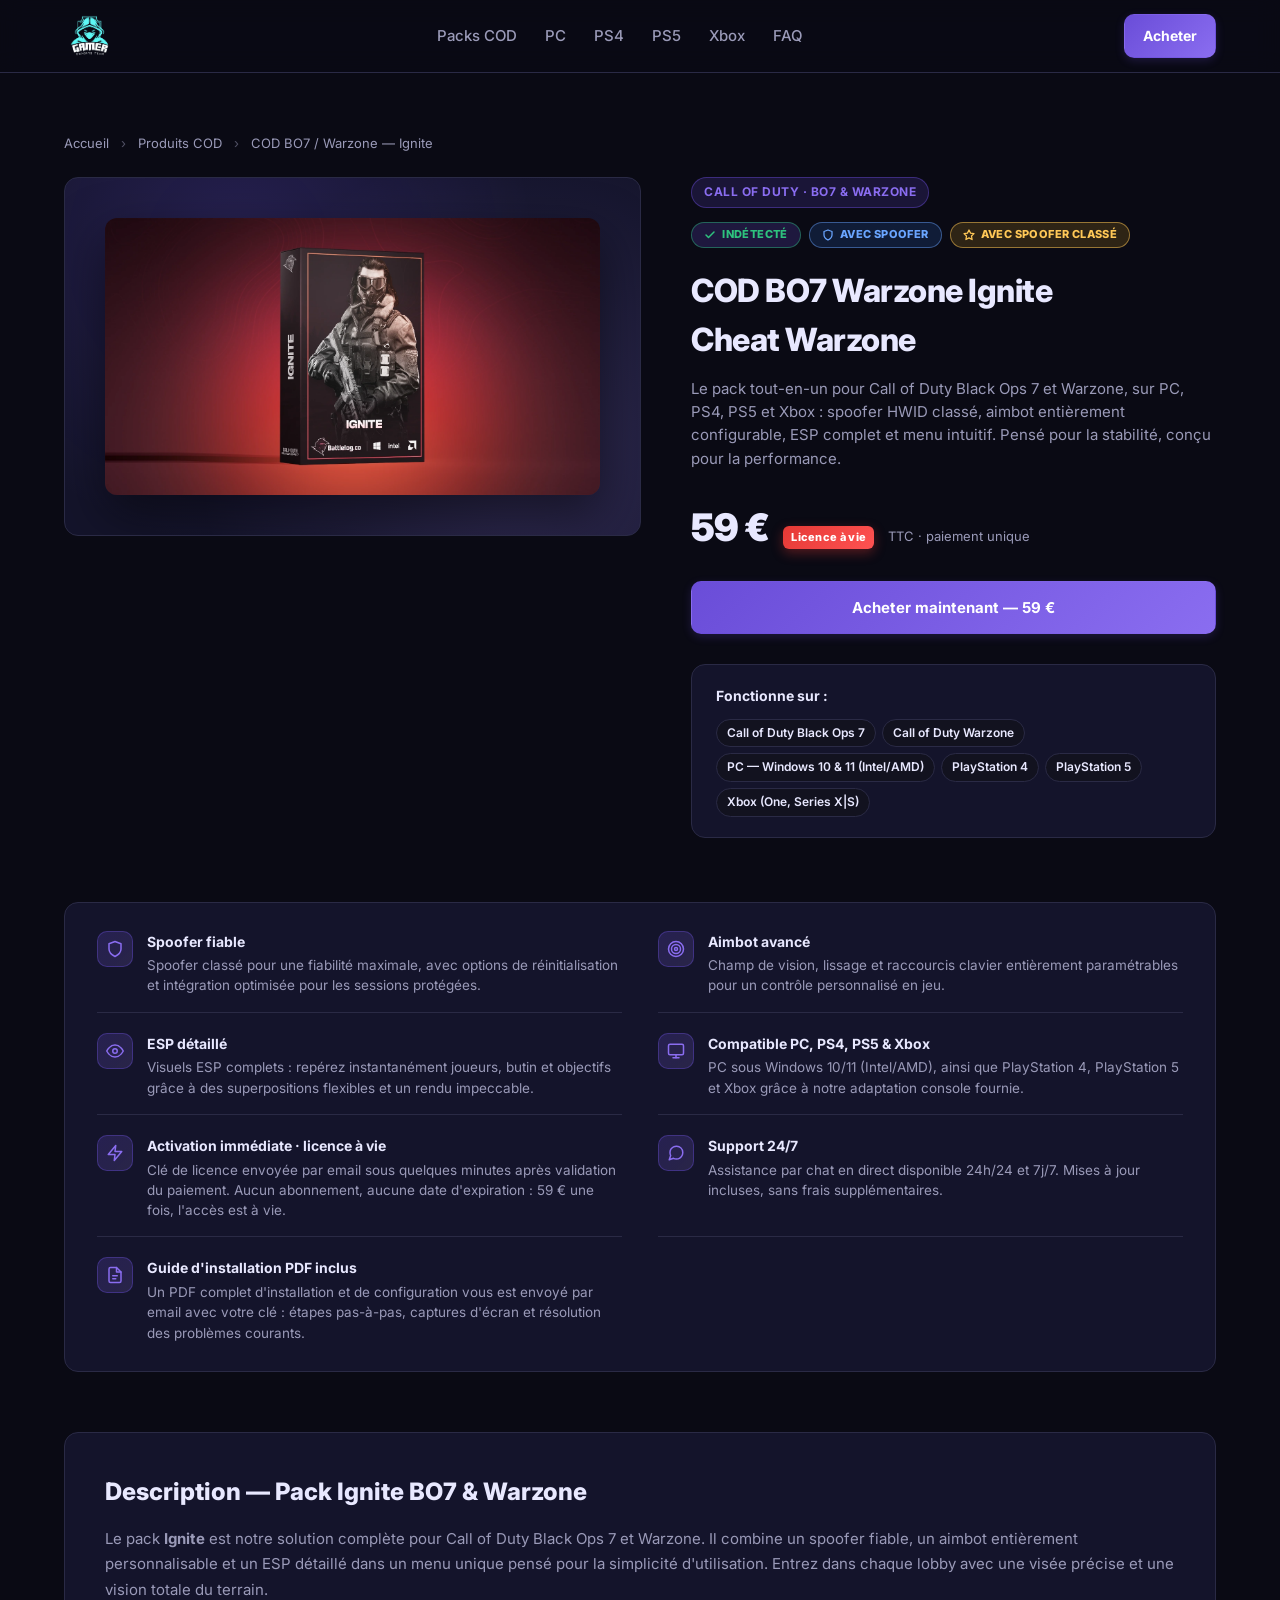
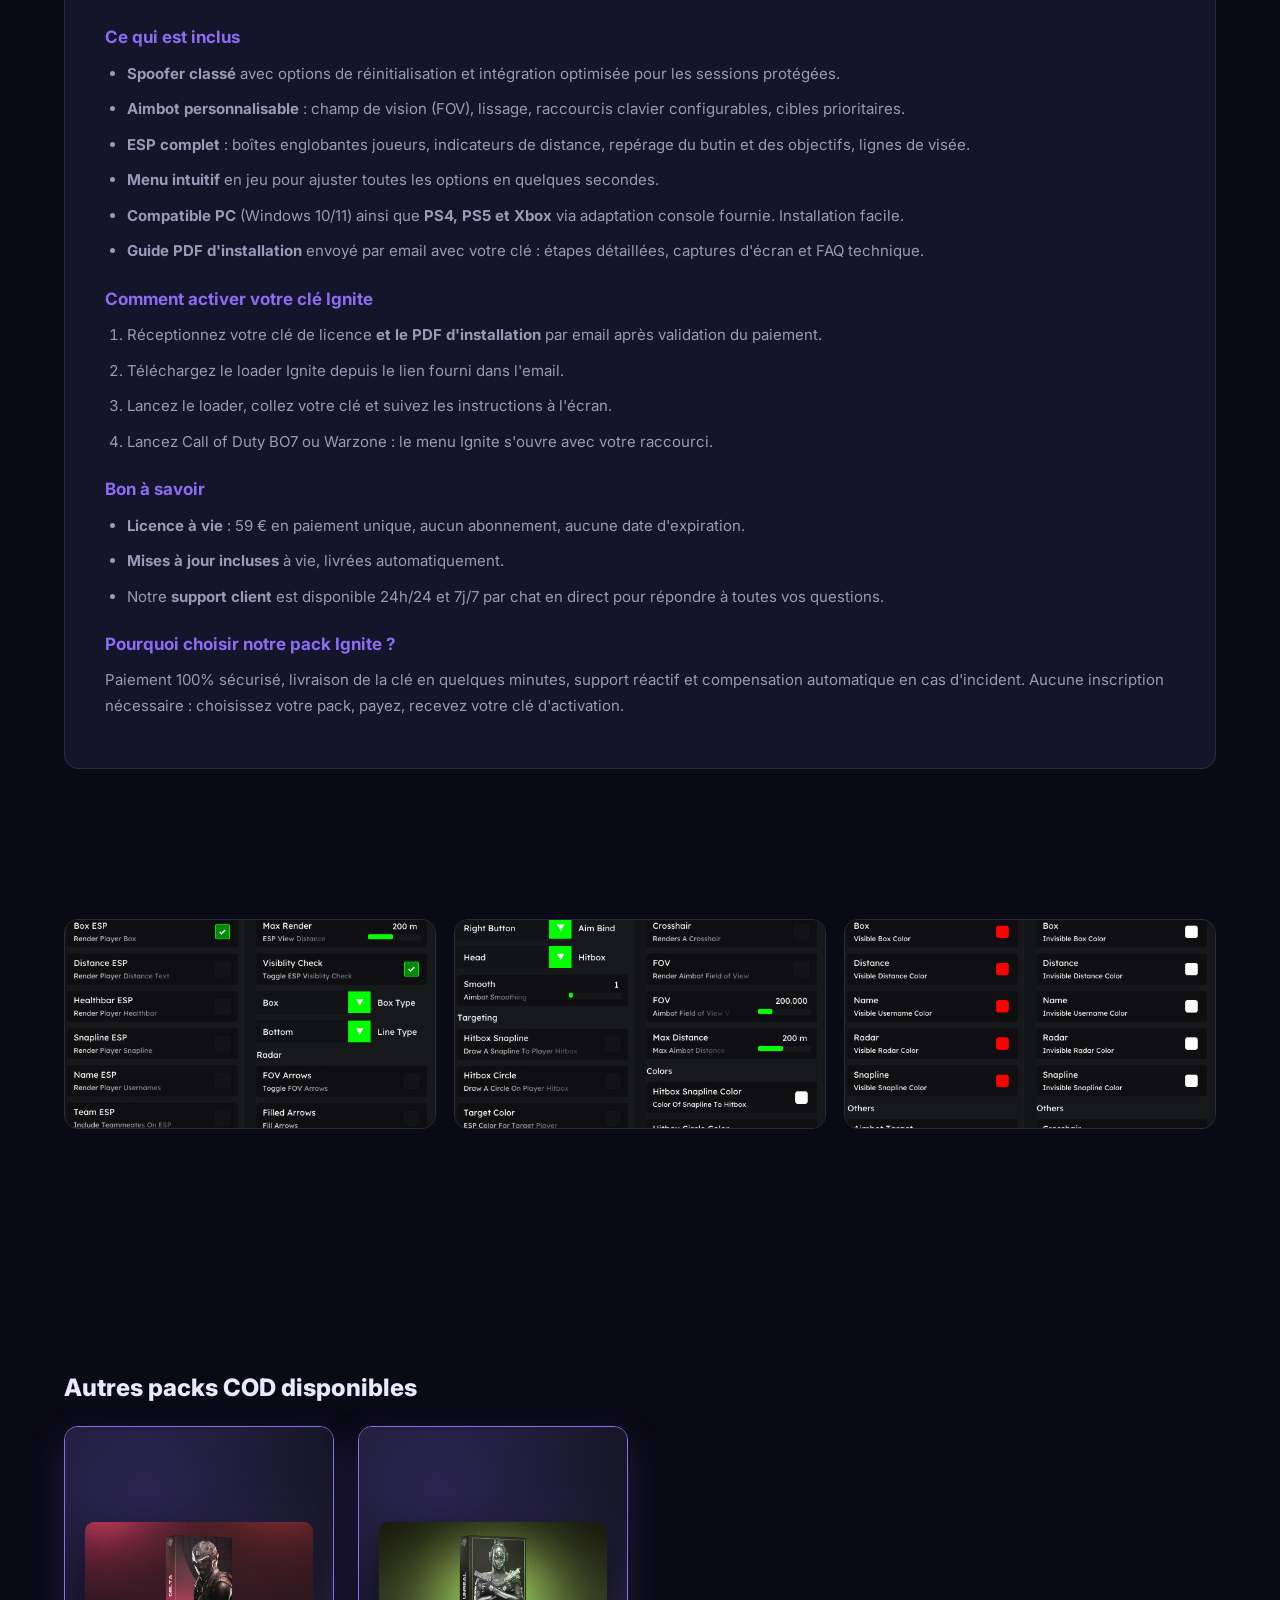
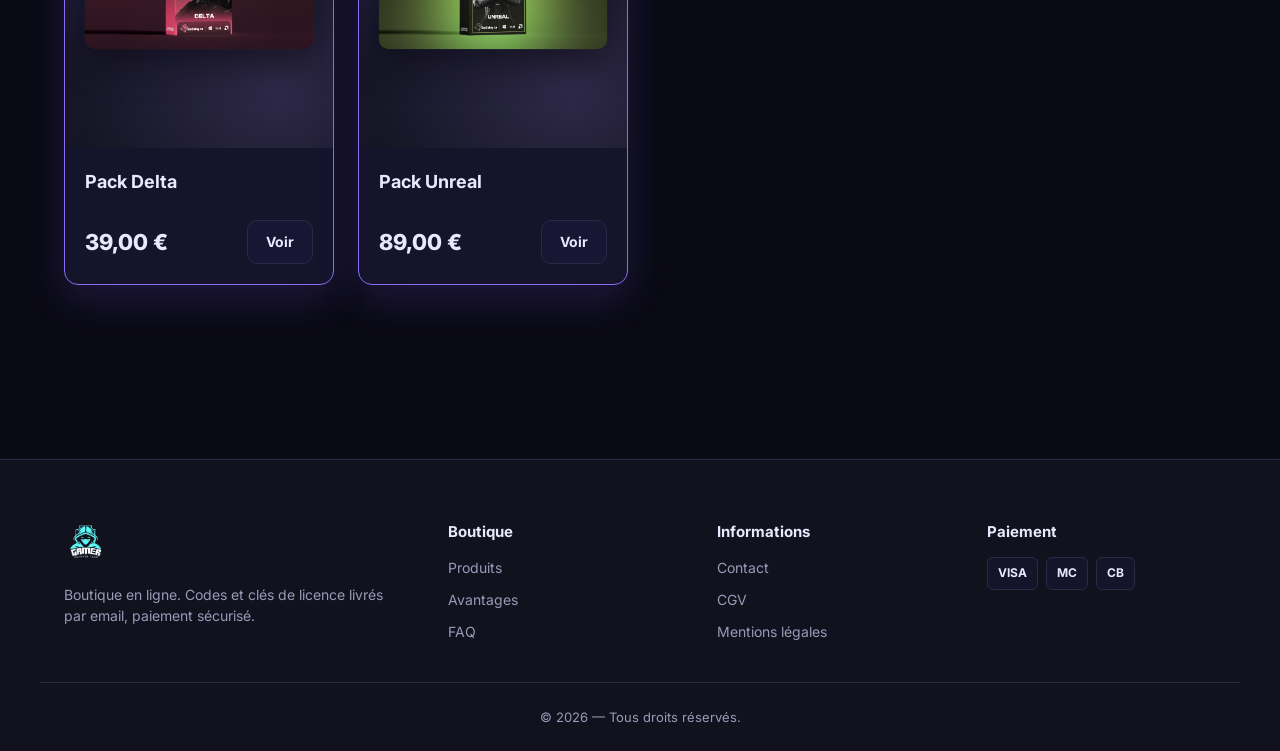
<file: cod-bo7-warzone-ignite.html>
<!DOCTYPE html>
<html lang="fr">
<head>
    <meta charset="UTF-8">
    <meta name="viewport" content="width=device-width, initial-scale=1.0">
    <title>COD BO7 Warzone Ignite - Cheat Warzone</title>
    <meta name="description" content="Pack Ignite pour Call of Duty BO7 et Warzone : spoofer HWID classé, aimbot, ESP. Compatible PC (Windows 10/11), PS4, PS5 et Xbox via adaptation console. Support 24/7.">
    <link rel="canonical" href="https://wrz-shop.com/cod-bo7-warzone-ignite.html"/>
    <link rel="alternate" hreflang="fr-FR" href="https://wrz-shop.com/cod-bo7-warzone-ignite.html"/>
    <link rel="alternate" hreflang="fr-BE" href="https://wrz-shop.com/cod-bo7-warzone-ignite.html"/>
    <link rel="alternate" hreflang="fr-CA" href="https://wrz-shop.com/cod-bo7-warzone-ignite.html"/>
    <link rel="alternate" hreflang="fr-CH" href="https://wrz-shop.com/cod-bo7-warzone-ignite.html"/>
    <link rel="alternate" hreflang="x-default" href="https://wrz-shop.com/cod-bo7-warzone-ignite.html"/>
    <meta property="og:type" content="product">
    <meta property="og:url" content="https://wrz-shop.com/cod-bo7-warzone-ignite.html">
    <meta property="og:title" content="COD BO7 / Warzone Ignite — Spoofer + Aimbot + ESP">
    <meta property="og:description" content="Pack Ignite pour Call of Duty BO7 et Warzone : spoofer, aimbot, ESP. PC, PS4, PS5 et Xbox.">
    <meta property="og:image" content="https://wrz-shop.com/cod-bo7-warzone-ignite-spoofer.webp">
    <link rel="preconnect" href="https://fonts.googleapis.com">
    <link rel="preconnect" href="https://fonts.gstatic.com" crossorigin>
    <link href="https://fonts.googleapis.com/css2?family=Inter:wght@400;500;600;700;800;900&display=swap" rel="stylesheet">
    <link rel="stylesheet" href="assets/css/style.css">
    <link rel="icon" type="image/x-icon" href="favicon.ico">
    <link rel="apple-touch-icon" href="favicon.ico">
    <meta name="theme-color" content="#7c5aff">
    <meta name="msapplication-TileColor" content="#7c5aff">
    <meta name="msapplication-TileImage" content="logo/ms-icon-96x96.png">
    <script type="application/ld+json">
    {
        "@context": "https://schema.org",
        "@type": "Product",
        "name": "COD BO7 / Warzone — Pack Ignite",
        "image": "https://wrz-shop.com/cod-bo7-warzone-ignite-spoofer.webp",
        "description": "Pack Ignite pour Call of Duty BO7 et Warzone : spoofer HWID classé, aimbot, ESP. Compatible PC (Windows 10/11), PS4, PS5 et Xbox via adaptation console fournie.",
        "brand": { "@type": "Brand", "name": "Ignite" },
        "offers": {
            "@type": "Offer",
            "url": "https://wrz-shop.com/cod-bo7-warzone-ignite.html",
            "priceCurrency": "EUR",
            "price": "59.00",
            "availability": "https://schema.org/InStock",
            "areaServed": "FR"
        }
    }
    </script>
</head>
<body>

<header class="header">
    <div class="container header-inner">
        <a href="index.html" class="logo" title="aimbot">
            <img src="logo.png" alt="Warzone Store" class="logo-img">
        </a>
        <nav class="nav" id="primary-nav">
            <a href="index.html#packs" title="aimbot warzone">Packs COD</a>
            <a href="cheat-warzone-pc.html" title="cheat warzone pc">PC</a>
            <a href="cheat-warzone-ps4.html" title="cheat call of duty ps4">PS4</a>
            <a href="cheat-warzone-ps5.html" title="cheat call of duty ps5">PS5</a>
            <a href="cheat-warzone-xbox.html" title="aimbot warzone xbox one gratuit">Xbox</a>
            <a href="index.html#faq" title="wallhack warzone">FAQ</a>
        </nav>
        <a href="#buy" class="btn btn-primary btn-sm" title="hack warzone">Acheter</a>
        <button class="nav-toggle" aria-label="Ouvrir le menu" aria-expanded="false" aria-controls="primary-nav">
            <svg class="nav-toggle-open" viewBox="0 0 24 24" fill="none" stroke="currentColor" stroke-width="2" stroke-linecap="round"><line x1="3" y1="6" x2="21" y2="6"/><line x1="3" y1="12" x2="21" y2="12"/><line x1="3" y1="18" x2="21" y2="18"/></svg>
            <svg class="nav-toggle-close" viewBox="0 0 24 24" fill="none" stroke="currentColor" stroke-width="2" stroke-linecap="round"><line x1="18" y1="6" x2="6" y2="18"/><line x1="6" y1="6" x2="18" y2="18"/></svg>
        </button>
    </div>
</header>

<main class="product-page">
    <div class="container">
        <nav class="breadcrumb">
            <a href="index.html" title="cheat warzone 2">Accueil</a>
            <span class="sep">›</span>
            <a href="index.html#packs" title="cheat warzone 2.0">Produits COD</a>
            <span class="sep">›</span>
            <span>COD BO7 / Warzone — Ignite</span>
        </nav>

        <div class="product-layout">
            <div class="product-gallery">
                <img src="cod-bo7-warzone-ignite-spoofer.webp" alt="hack warzone 2.0">
            </div>
            <div class="product-info">
                <span class="product-badge">Call of Duty · BO7 &amp; Warzone</span>
                <div class="trust-badges">
                    <span class="trust-badge undetected"><svg viewBox="0 0 24 24" fill="none" stroke="currentColor" stroke-width="3" stroke-linecap="round" stroke-linejoin="round"><polyline points="20 6 9 17 4 12"/></svg>Indétecté</span>
                    <span class="trust-badge spoofer"><svg viewBox="0 0 24 24" fill="none" stroke="currentColor" stroke-width="2.5" stroke-linecap="round" stroke-linejoin="round"><path d="M12 22s8-4 8-10V5l-8-3-8 3v7c0 6 8 10 8 10z"/></svg>Avec spoofer</span>
                    <span class="trust-badge spoofer-ranked"><svg viewBox="0 0 24 24" fill="none" stroke="currentColor" stroke-width="2.5" stroke-linecap="round" stroke-linejoin="round"><polygon points="12 2 15.09 8.26 22 9.27 17 14.14 18.18 21.02 12 17.77 5.82 21.02 7 14.14 2 9.27 8.91 8.26 12 2"/></svg>Avec spoofer classé</span>
                </div>
                <h1>COD BO7 Warzone Ignite <br>Cheat Warzone</h1>
                <p class="subtitle">Le pack tout-en-un pour Call of Duty Black Ops 7 et Warzone, sur PC, PS4, PS5 et Xbox : spoofer HWID classé, aimbot entièrement configurable, ESP complet et menu intuitif. Pensé pour la stabilité, conçu pour la performance.</p>

                <div class="price-row">
                    <span class="price-big">59 €</span>
                    <span class="discount-badge">Licence à vie</span>
                    <span class="price-vat">TTC · paiement unique</span>
                </div>

                <div class="buy-row" id="buy">
                    <a href="https://buy.stripe.com/14A9ATfJUfl9fdc0zy6Na3D" class="btn btn-primary" target="_blank" rel="noopener" title="aimbot call of duty">Acheter maintenant — 59 €</a>
                </div>

                <div class="compat-block">
                    <h4>Fonctionne sur :</h4>
                    <ul class="compat-list">
                        <li>Call of Duty Black Ops 7</li>
                        <li>Call of Duty Warzone</li>
                        <li>PC — Windows 10 &amp; 11 (Intel/AMD)</li>
                        <li>PlayStation 4</li>
                        <li>PlayStation 5</li>
                        <li>Xbox (One, Series X|S)</li>
                    </ul>
                </div>
            </div>
        </div>

        <div class="product-features-list">
                    <div class="feature-row">
                        <span class="ic"><svg viewBox="0 0 24 24" fill="none" stroke="currentColor" stroke-width="2" stroke-linecap="round" stroke-linejoin="round"><path d="M12 22s8-4 8-10V5l-8-3-8 3v7c0 6 8 10 8 10z"/></svg></span>
                        <div>
                            <h4>Spoofer fiable</h4>
                            <p>Spoofer classé pour une fiabilité maximale, avec options de réinitialisation et intégration optimisée pour les sessions protégées.</p>
                        </div>
                    </div>
                    <div class="feature-row">
                        <span class="ic"><svg viewBox="0 0 24 24" fill="none" stroke="currentColor" stroke-width="2" stroke-linecap="round" stroke-linejoin="round"><circle cx="12" cy="12" r="10"/><circle cx="12" cy="12" r="6"/><circle cx="12" cy="12" r="2"/></svg></span>
                        <div>
                            <h4>Aimbot avancé</h4>
                            <p>Champ de vision, lissage et raccourcis clavier entièrement paramétrables pour un contrôle personnalisé en jeu.</p>
                        </div>
                    </div>
                    <div class="feature-row">
                        <span class="ic"><svg viewBox="0 0 24 24" fill="none" stroke="currentColor" stroke-width="2" stroke-linecap="round" stroke-linejoin="round"><path d="M1 12s4-8 11-8 11 8 11 8-4 8-11 8-11-8-11-8z"/><circle cx="12" cy="12" r="3"/></svg></span>
                        <div>
                            <h4>ESP détaillé</h4>
                            <p>Visuels ESP complets : repérez instantanément joueurs, butin et objectifs grâce à des superpositions flexibles et un rendu impeccable.</p>
                        </div>
                    </div>
                    <div class="feature-row">
                        <span class="ic"><svg viewBox="0 0 24 24" fill="none" stroke="currentColor" stroke-width="2" stroke-linecap="round" stroke-linejoin="round"><rect x="2" y="3" width="20" height="14" rx="2"/><line x1="8" y1="21" x2="16" y2="21"/><line x1="12" y1="17" x2="12" y2="21"/></svg></span>
                        <div>
                            <h4>Compatible PC, PS4, PS5 &amp; Xbox</h4>
                            <p>PC sous Windows 10/11 (Intel/AMD), ainsi que PlayStation 4, PlayStation 5 et Xbox grâce à notre adaptation console fournie.</p>
                        </div>
                    </div>
                    <div class="feature-row">
                        <span class="ic"><svg viewBox="0 0 24 24" fill="none" stroke="currentColor" stroke-width="2" stroke-linecap="round" stroke-linejoin="round"><polygon points="13 2 3 14 12 14 11 22 21 10 12 10 13 2"/></svg></span>
                        <div>
                            <h4>Activation immédiate · licence à vie</h4>
                            <p>Clé de licence envoyée par email sous quelques minutes après validation du paiement. Aucun abonnement, aucune date d'expiration : 59 € une fois, l'accès est à vie.</p>
                        </div>
                    </div>
                    <div class="feature-row">
                        <span class="ic"><svg viewBox="0 0 24 24" fill="none" stroke="currentColor" stroke-width="2" stroke-linecap="round" stroke-linejoin="round"><path d="M21 11.5a8.38 8.38 0 0 1-.9 3.8 8.5 8.5 0 0 1-7.6 4.7 8.38 8.38 0 0 1-3.8-.9L3 21l1.9-5.7a8.38 8.38 0 0 1-.9-3.8 8.5 8.5 0 0 1 4.7-7.6 8.38 8.38 0 0 1 3.8-.9h.5a8.48 8.48 0 0 1 8 8v.5z"/></svg></span>
                        <div>
                            <h4>Support 24/7</h4>
                            <p>Assistance par chat en direct disponible 24h/24 et 7j/7. Mises à jour incluses, sans frais supplémentaires.</p>
                        </div>
                    </div>
                    <div class="feature-row">
                        <span class="ic"><svg viewBox="0 0 24 24" fill="none" stroke="currentColor" stroke-width="2" stroke-linecap="round" stroke-linejoin="round"><path d="M14 2H6a2 2 0 0 0-2 2v16a2 2 0 0 0 2 2h12a2 2 0 0 0 2-2V8z"/><polyline points="14 2 14 8 20 8"/><line x1="9" y1="13" x2="15" y2="13"/><line x1="9" y1="17" x2="13" y2="17"/></svg></span>
                        <div>
                            <h4>Guide d'installation PDF inclus</h4>
                            <p>Un PDF complet d'installation et de configuration vous est envoyé par email avec votre clé : étapes pas-à-pas, captures d'écran et résolution des problèmes courants.</p>
                        </div>
                    </div>
                </div>

        <section class="product-description" id="guide">
            <h2>Description — Pack Ignite BO7 &amp; Warzone</h2>
            <p>Le pack <strong>Ignite</strong> est notre solution complète pour Call of Duty Black Ops 7 et Warzone. Il combine un spoofer fiable, un aimbot entièrement personnalisable et un ESP détaillé dans un menu unique pensé pour la simplicité d'utilisation. Entrez dans chaque lobby avec une visée précise et une vision totale du terrain.</p>

            <h3>Ce qui est inclus</h3>
            <ul>
                <li><strong>Spoofer classé</strong> avec options de réinitialisation et intégration optimisée pour les sessions protégées.</li>
                <li><strong>Aimbot personnalisable</strong> : champ de vision (FOV), lissage, raccourcis clavier configurables, cibles prioritaires.</li>
                <li><strong>ESP complet</strong> : boîtes englobantes joueurs, indicateurs de distance, repérage du butin et des objectifs, lignes de visée.</li>
                <li><strong>Menu intuitif</strong> en jeu pour ajuster toutes les options en quelques secondes.</li>
                <li><strong>Compatible PC</strong> (Windows 10/11) ainsi que <strong>PS4, PS5 et Xbox</strong> via adaptation console fournie. Installation facile.</li>
                <li><strong>Guide PDF d'installation</strong> envoyé par email avec votre clé : étapes détaillées, captures d'écran et FAQ technique.</li>
            </ul>

            <h3>Comment activer votre clé Ignite</h3>
            <ol style="color: var(--muted); padding-left: 22px; line-height: 1.7;">
                <li>Réceptionnez votre clé de licence <strong>et le PDF d'installation</strong> par email après validation du paiement.</li>
                <li>Téléchargez le loader Ignite depuis le lien fourni dans l'email.</li>
                <li>Lancez le loader, collez votre clé et suivez les instructions à l'écran.</li>
                <li>Lancez Call of Duty BO7 ou Warzone : le menu Ignite s'ouvre avec votre raccourci.</li>
            </ol>

            <h3>Bon à savoir</h3>
            <ul>
                <li><strong>Licence à vie</strong> : 59 € en paiement unique, aucun abonnement, aucune date d'expiration.</li>
                <li><strong>Mises à jour incluses</strong> à vie, livrées automatiquement.</li>
                <li>Notre <strong>support client</strong> est disponible 24h/24 et 7j/7 par chat en direct pour répondre à toutes vos questions.</li>
            </ul>

            <h3>Pourquoi choisir notre pack Ignite ?</h3>
            <p>Paiement 100% sécurisé, livraison de la clé en quelques minutes, support réactif et compensation automatique en cas d'incident. Aucune inscription nécessaire : choisissez votre pack, payez, recevez votre clé d'activation.</p>
        </section>

        <section class="product-screenshots">
            <div class="screenshots-grid">
                <figure><a href="aimbot-warzone-bo7.webp" target="_blank" rel="noopener" title="aimbot warzone pc gratuit"><img src="aimbot-warzone-bo7.webp" alt="aimbot warzone pc gratuit" loading="lazy"></a></figure>
                <figure><a href="aimbot-call-of-duty.webp" target="_blank" rel="noopener" title="aimbot warzone xbox one gratuit"><img src="aimbot-call-of-duty.webp" alt="aimbot warzone xbox one gratuit" loading="lazy"></a></figure>
                <figure><a href="esp-warzone-overlay.webp" target="_blank" rel="noopener" title="cheat call of duty ps4"><img src="esp-warzone-overlay.webp" alt="cheat call of duty ps4" loading="lazy"></a></figure>
            </div>
        </section>

        <section class="related">
            <h2>Autres packs COD disponibles</h2>
            <div class="grid">
                <article class="product-card">
                    <a class="product-visual" href="cod-bo7-warzone-delta.html" title="cheat call of duty ps5"><img src="cod-bo7-warzone-delta-cheat.webp" alt="cheat payant warzone" loading="lazy"></a>
                    <div class="product-body"><h3><a href="cod-bo7-warzone-delta.html" title="cheat sur console warzone">Pack Delta</a></h3>
                    <div class="product-footer"><span class="price-current">39,00 €</span><a href="cod-bo7-warzone-delta.html" class="btn btn-ghost btn-sm" title="cheat warzone 2 pc download">Voir</a></div></div>
                </article>
                <article class="product-card">
                    <a class="product-visual" href="cod-bo7-warzone-unreal.html" title="cheat warzone 2 ps5"><img src="cod-bo7-warzone-unreal-cheat.webp" alt="cheat warzone 2 ps4" loading="lazy"></a>
                    <div class="product-body"><h3><a href="cod-bo7-warzone-unreal.html" title="cheat warzone pc payant">Pack Unreal</a></h3>
                    <div class="product-footer"><span class="price-current">89,00 €</span><a href="cod-bo7-warzone-unreal.html" class="btn btn-ghost btn-sm" title="aimbot">Voir</a></div></div>
                </article>
            </div>
        </section>
    </div>
</main>

<footer class="footer">
    <div class="container footer-inner">
        <div class="footer-col footer-brand">
            <a href="index.html" class="logo" title="aimbot warzone">
                <img src="logo.png" alt="Warzone Store" class="logo-img">
            </a>
            <p>Boutique en ligne. Codes et clés de licence livrés par email, paiement sécurisé.</p>
        </div>
        <div class="footer-col">
            <h4>Boutique</h4>
            <ul>
                <li><a href="index.html#packs" title="cheat warzone gratuit">Produits</a></li>
                <li><a href="index.html#avantages" title="wallhack warzone">Avantages</a></li>
                <li><a href="index.html#faq" title="hack warzone">FAQ</a></li>
            </ul>
        </div>
        <div class="footer-col">
            <h4>Informations</h4>
            <ul>
                <li><a href="#" title="cheat warzone 2">Contact</a></li>
                <li><a href="#" title="cheat warzone 2.0">CGV</a></li>
                <li><a href="#" title="hack warzone 2.0">Mentions légales</a></li>
            </ul>
        </div>
        <div class="footer-col">
            <h4>Paiement</h4>
            <p class="pay-badges">
                <span>VISA</span><span>MC</span><span>CB</span>
            </p>
        </div>
    </div>
    <div class="container footer-bottom">
        <p>© <span id="year"></span> — Tous droits réservés.</p>
    </div>
</footer>

<script src="assets/js/script.js"></script>
</body>
</html>
</file>
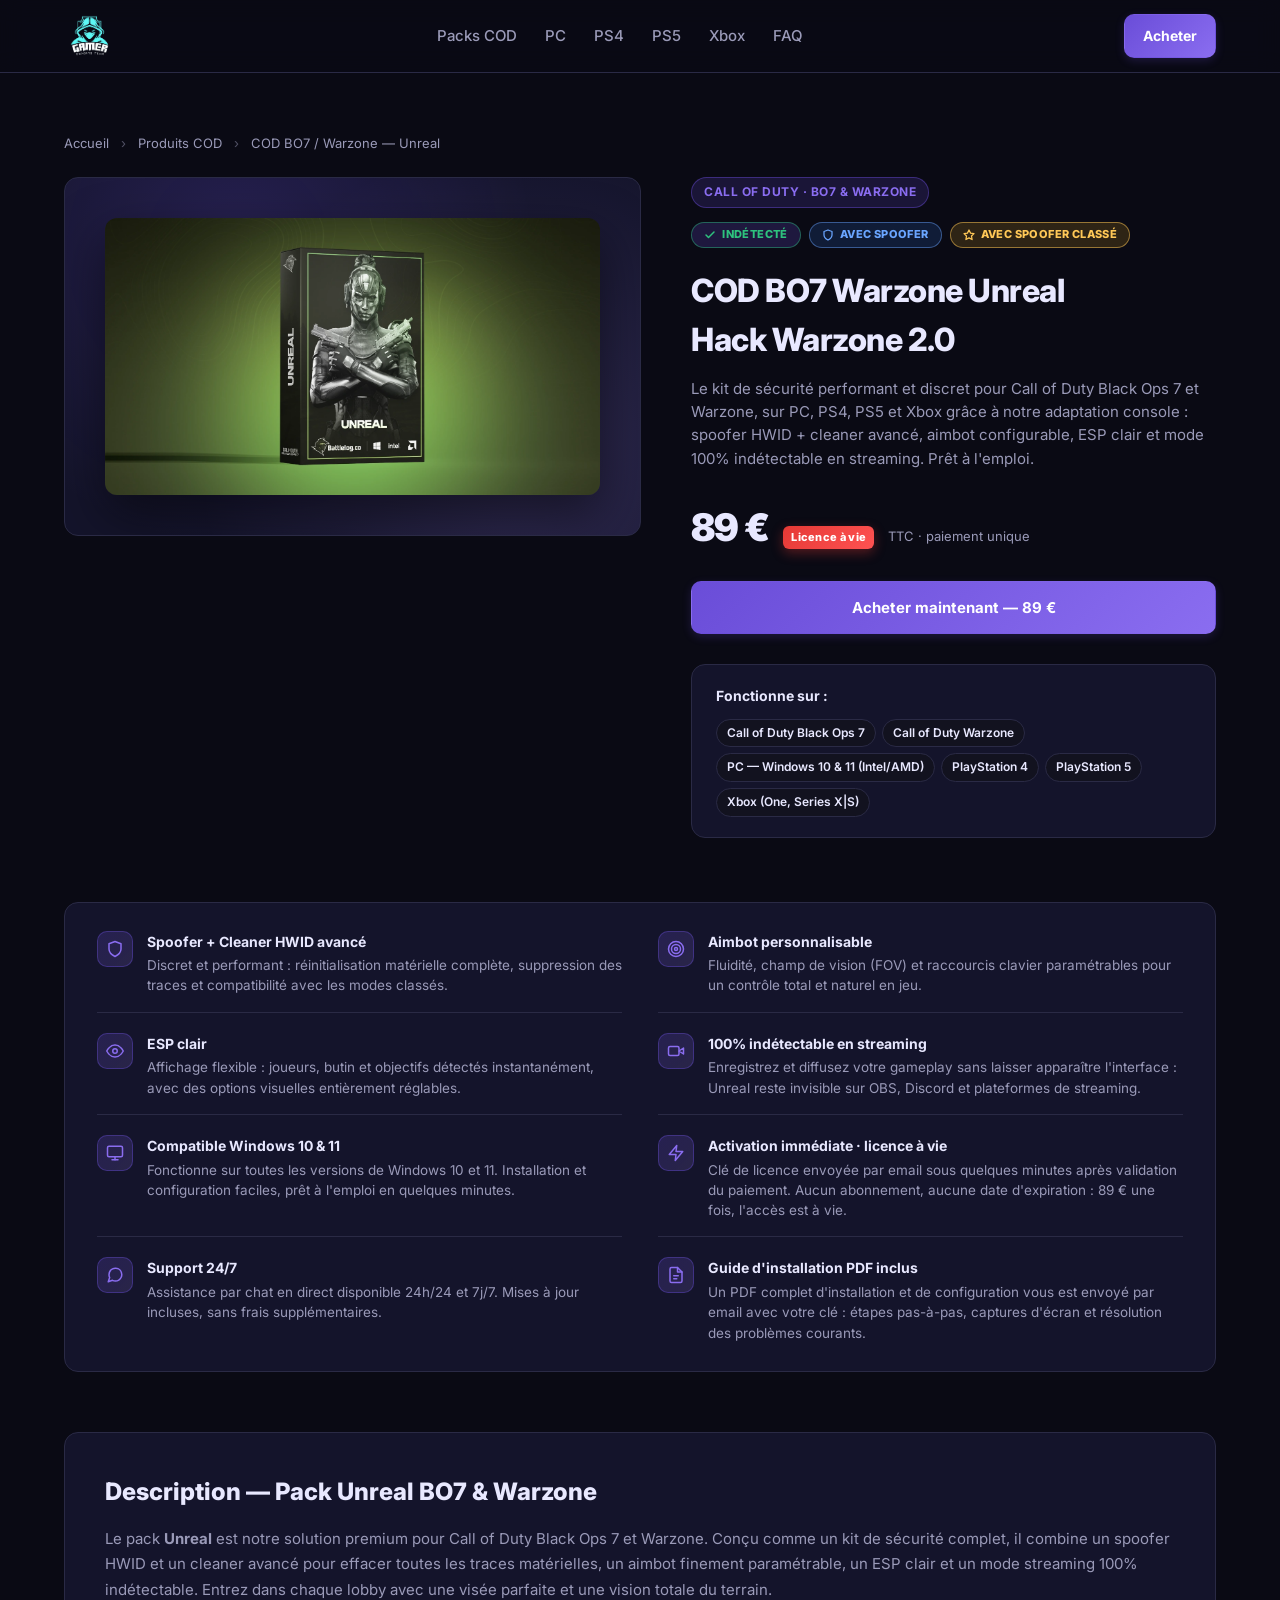
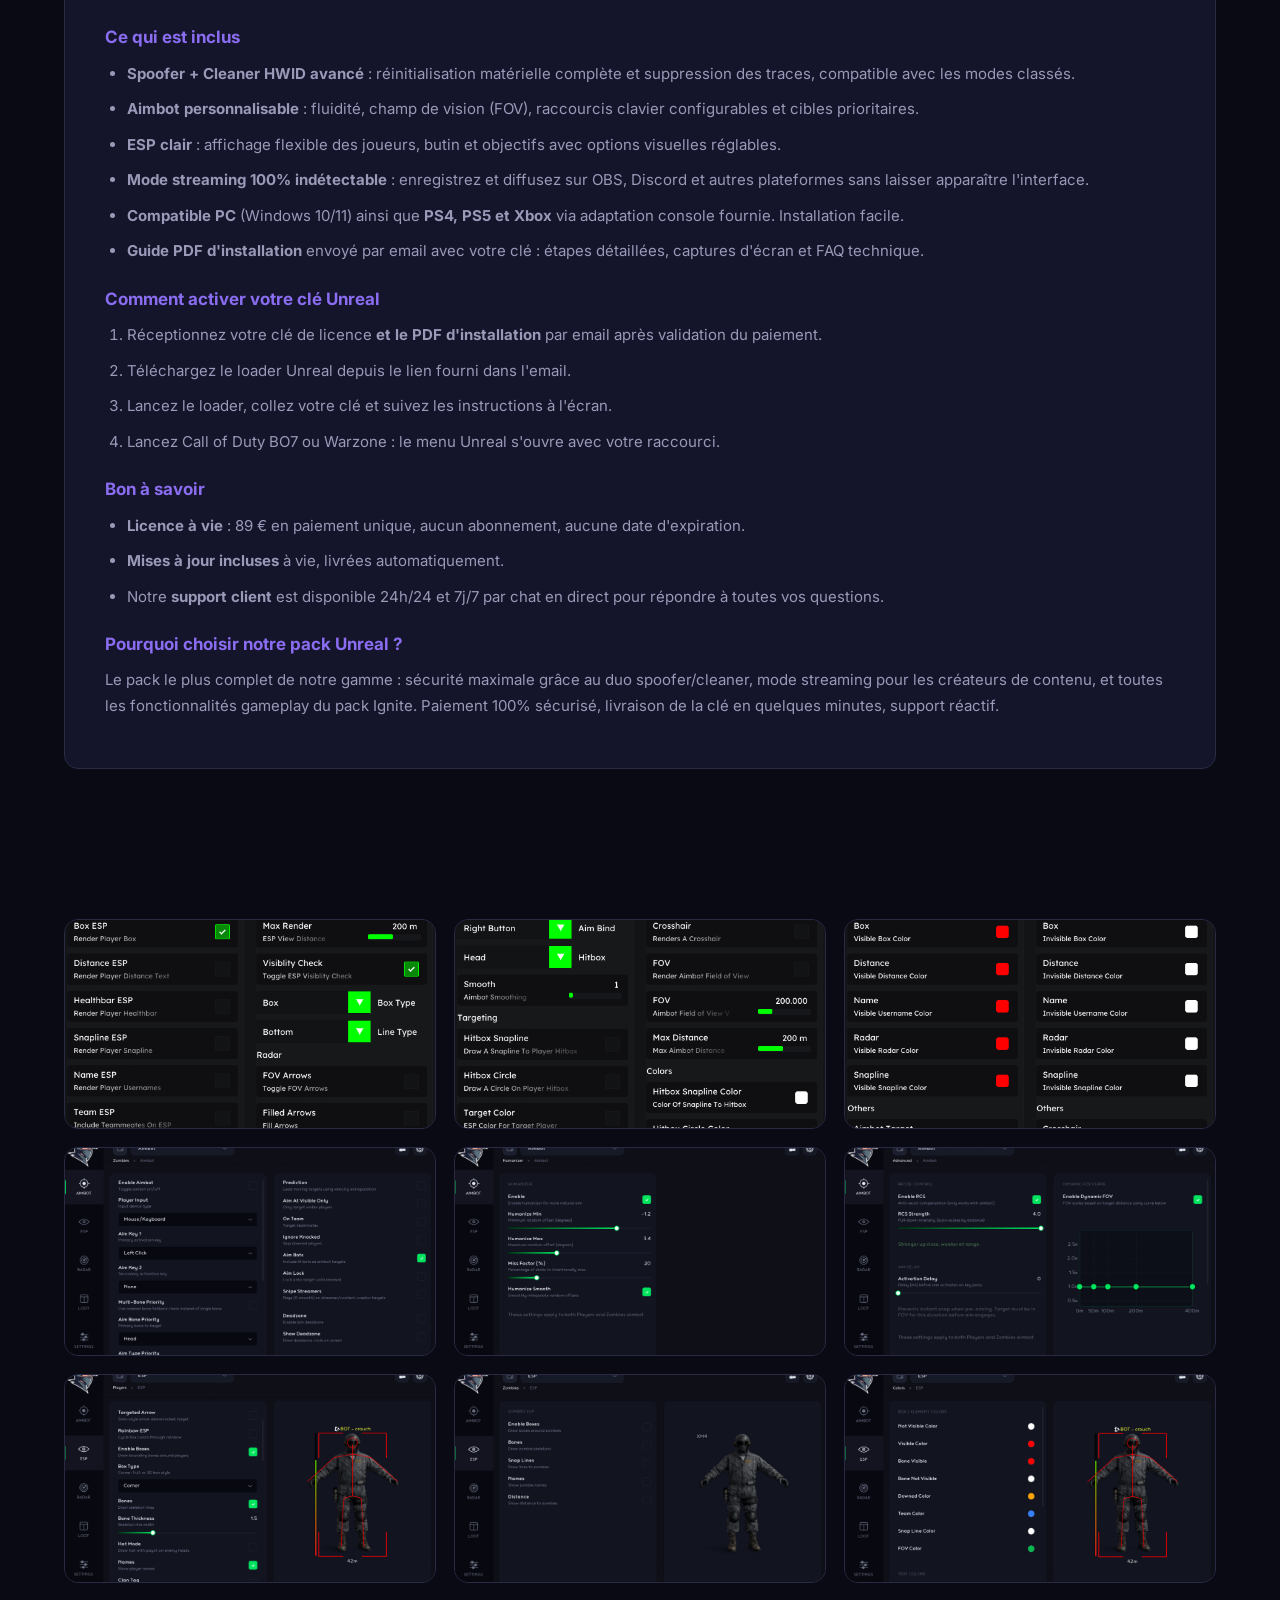
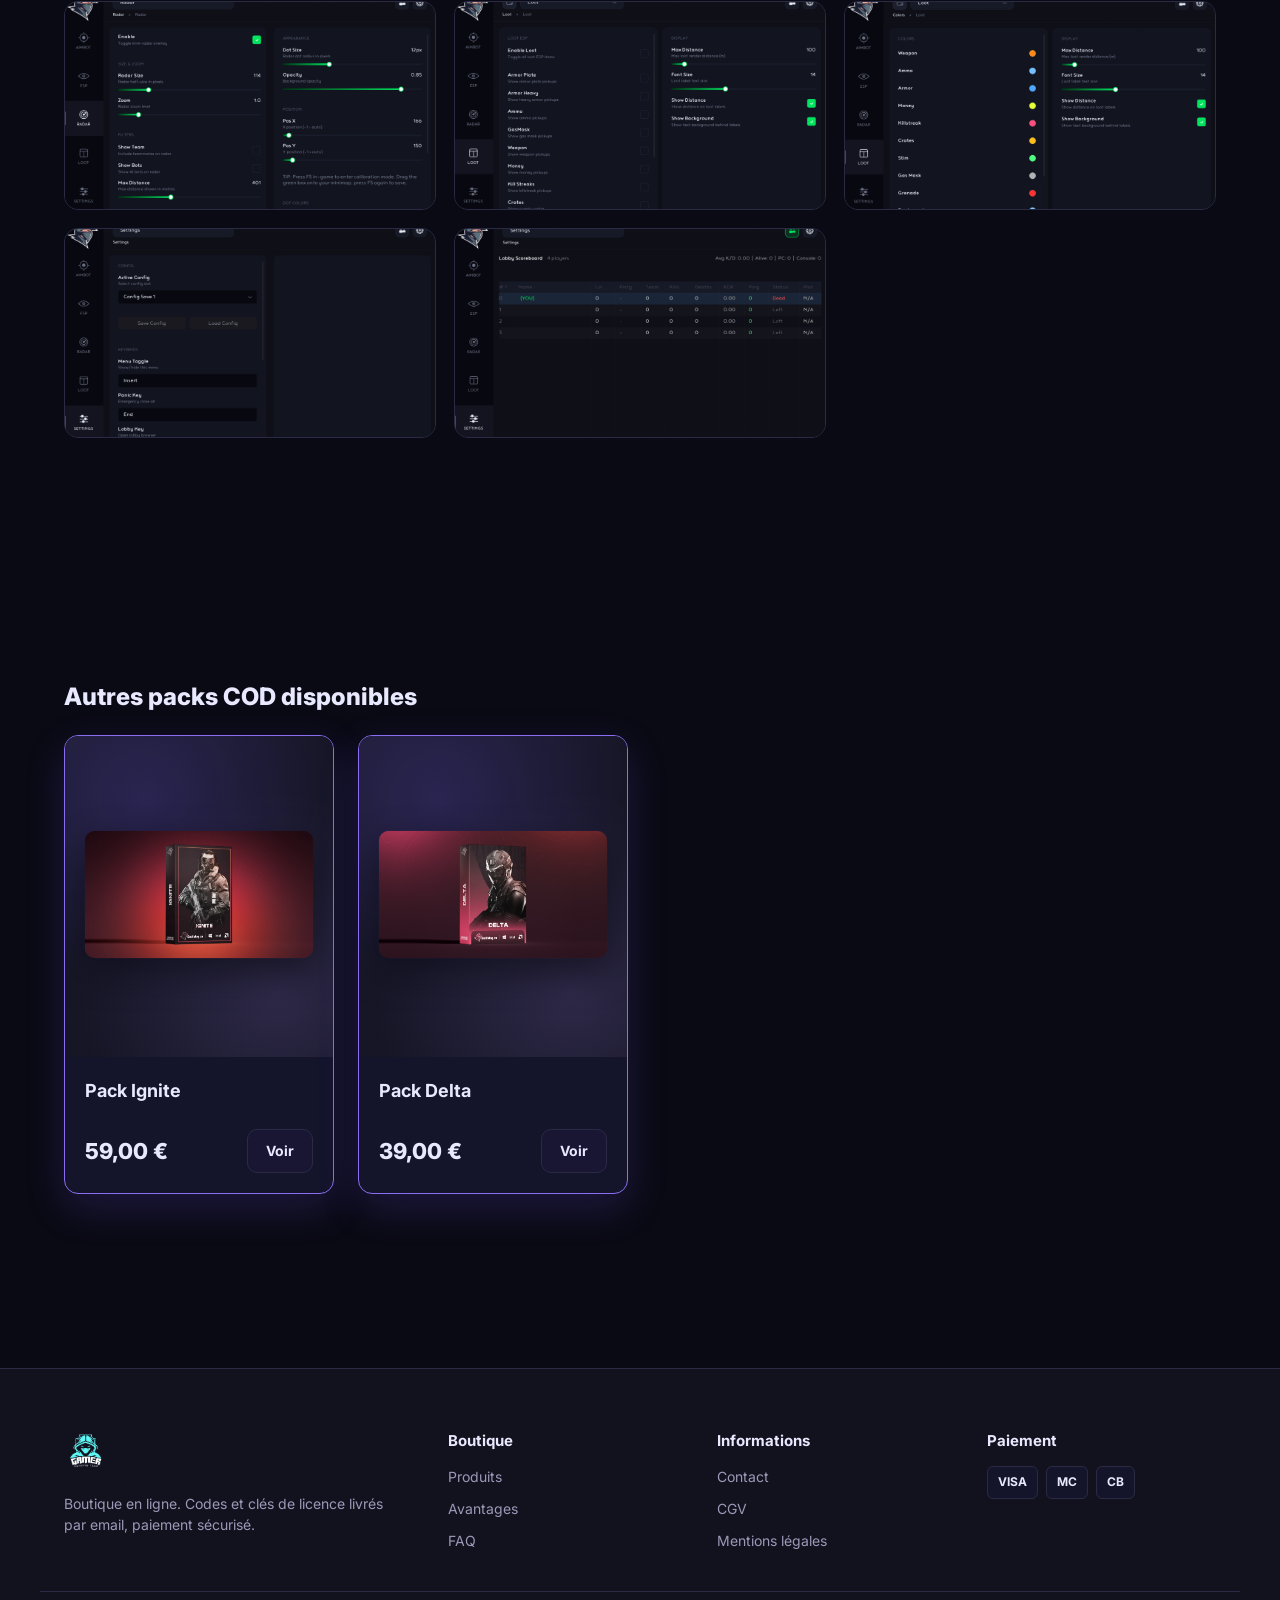
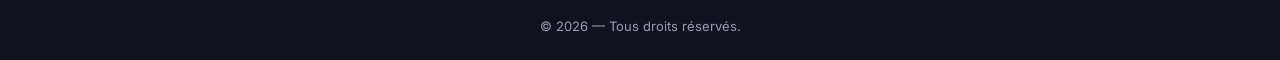
<file: cod-bo7-warzone-unreal.html>
<!DOCTYPE html>
<html lang="fr">
<head>
    <meta charset="UTF-8">
    <meta name="viewport" content="width=device-width, initial-scale=1.0">
    <title>COD BO7 Warzone Unreal - Hack Warzone 2.0</title>
    <meta name="description" content="Pack Unreal pour Call of Duty BO7 et Warzone : spoofer + cleaner HWID, aimbot, ESP, streaming. Compatible PC (Windows 10/11), PS4, PS5 et Xbox via adaptation console.">
    <link rel="canonical" href="https://wrz-shop.com/cod-bo7-warzone-unreal.html"/>
    <link rel="alternate" hreflang="fr-FR" href="https://wrz-shop.com/cod-bo7-warzone-unreal.html"/>
    <link rel="alternate" hreflang="fr-BE" href="https://wrz-shop.com/cod-bo7-warzone-unreal.html"/>
    <link rel="alternate" hreflang="fr-CA" href="https://wrz-shop.com/cod-bo7-warzone-unreal.html"/>
    <link rel="alternate" hreflang="fr-CH" href="https://wrz-shop.com/cod-bo7-warzone-unreal.html"/>
    <link rel="alternate" hreflang="x-default" href="https://wrz-shop.com/cod-bo7-warzone-unreal.html"/>
    <meta property="og:type" content="product">
    <meta property="og:url" content="https://wrz-shop.com/cod-bo7-warzone-unreal.html">
    <meta property="og:title" content="COD BO7 / Warzone Unreal — Spoofer + Cleaner + Aimbot + ESP">
    <meta property="og:description" content="Pack Unreal pour Call of Duty BO7 et Warzone : spoofer + cleaner HWID, aimbot, ESP, streaming. PC, PS4, PS5 et Xbox.">
    <meta property="og:image" content="https://wrz-shop.com/cod-bo7-warzone-unreal-cheat.webp">
    <link rel="preconnect" href="https://fonts.googleapis.com">
    <link rel="preconnect" href="https://fonts.gstatic.com" crossorigin>
    <link href="https://fonts.googleapis.com/css2?family=Inter:wght@400;500;600;700;800;900&display=swap" rel="stylesheet">
    <link rel="stylesheet" href="assets/css/style.css">
    <link rel="icon" type="image/x-icon" href="favicon.ico">
    <link rel="apple-touch-icon" href="favicon.ico">
    <meta name="theme-color" content="#7c5aff">
    <meta name="msapplication-TileColor" content="#7c5aff">
    <meta name="msapplication-TileImage" content="logo/ms-icon-96x96.png">
    <script type="application/ld+json">
    {
        "@context": "https://schema.org",
        "@type": "Product",
        "name": "COD BO7 / Warzone — Pack Unreal",
        "image": "https://wrz-shop.com/cod-bo7-warzone-unreal-cheat.webp",
        "description": "Pack Unreal pour Call of Duty BO7 et Warzone : spoofer + cleaner HWID, aimbot, ESP, mode streaming indétectable. Compatible PC (Windows 10/11), PS4, PS5 et Xbox via adaptation console fournie.",
        "brand": { "@type": "Brand", "name": "Unreal" },
        "offers": {
            "@type": "Offer",
            "url": "https://wrz-shop.com/cod-bo7-warzone-unreal.html",
            "priceCurrency": "EUR",
            "price": "89.00",
            "availability": "https://schema.org/InStock",
            "areaServed": "FR"
        }
    }
    </script>
</head>
<body>

<header class="header">
    <div class="container header-inner">
        <a href="index.html" class="logo" title="aimbot">
            <img src="logo.png" alt="Warzone Store" class="logo-img">
        </a>
        <nav class="nav" id="primary-nav">
            <a href="index.html#packs" title="aimbot warzone">Packs COD</a>
            <a href="cheat-warzone-pc.html" title="cheat warzone pc">PC</a>
            <a href="cheat-warzone-ps4.html" title="cheat call of duty ps4">PS4</a>
            <a href="cheat-warzone-ps5.html" title="cheat call of duty ps5">PS5</a>
            <a href="cheat-warzone-xbox.html" title="aimbot warzone xbox one gratuit">Xbox</a>
            <a href="index.html#faq" title="wallhack warzone">FAQ</a>
        </nav>
        <a href="#buy" class="btn btn-primary btn-sm" title="hack warzone">Acheter</a>
        <button class="nav-toggle" aria-label="Ouvrir le menu" aria-expanded="false" aria-controls="primary-nav">
            <svg class="nav-toggle-open" viewBox="0 0 24 24" fill="none" stroke="currentColor" stroke-width="2" stroke-linecap="round"><line x1="3" y1="6" x2="21" y2="6"/><line x1="3" y1="12" x2="21" y2="12"/><line x1="3" y1="18" x2="21" y2="18"/></svg>
            <svg class="nav-toggle-close" viewBox="0 0 24 24" fill="none" stroke="currentColor" stroke-width="2" stroke-linecap="round"><line x1="18" y1="6" x2="6" y2="18"/><line x1="6" y1="6" x2="18" y2="18"/></svg>
        </button>
    </div>
</header>

<main class="product-page">
    <div class="container">
        <nav class="breadcrumb">
            <a href="index.html" title="cheat warzone 2">Accueil</a>
            <span class="sep">›</span>
            <a href="index.html#packs" title="cheat warzone 2.0">Produits COD</a>
            <span class="sep">›</span>
            <span>COD BO7 / Warzone — Unreal</span>
        </nav>

        <div class="product-layout">
            <div class="product-gallery">
                <img src="cod-bo7-warzone-unreal-cheat.webp" alt="hack warzone 2.0">
            </div>
            <div class="product-info">
                <span class="product-badge">Call of Duty · BO7 &amp; Warzone</span>
                <div class="trust-badges">
                    <span class="trust-badge undetected"><svg viewBox="0 0 24 24" fill="none" stroke="currentColor" stroke-width="3" stroke-linecap="round" stroke-linejoin="round"><polyline points="20 6 9 17 4 12"/></svg>Indétecté</span>
                    <span class="trust-badge spoofer"><svg viewBox="0 0 24 24" fill="none" stroke="currentColor" stroke-width="2.5" stroke-linecap="round" stroke-linejoin="round"><path d="M12 22s8-4 8-10V5l-8-3-8 3v7c0 6 8 10 8 10z"/></svg>Avec spoofer</span>
                    <span class="trust-badge spoofer-ranked"><svg viewBox="0 0 24 24" fill="none" stroke="currentColor" stroke-width="2.5" stroke-linecap="round" stroke-linejoin="round"><polygon points="12 2 15.09 8.26 22 9.27 17 14.14 18.18 21.02 12 17.77 5.82 21.02 7 14.14 2 9.27 8.91 8.26 12 2"/></svg>Avec spoofer classé</span>
                </div>
                <h1>COD BO7 Warzone Unreal <br>Hack Warzone 2.0</h1>
                <p class="subtitle">Le kit de sécurité performant et discret pour Call of Duty Black Ops 7 et Warzone, sur PC, PS4, PS5 et Xbox grâce à notre adaptation console : spoofer HWID + cleaner avancé, aimbot configurable, ESP clair et mode 100% indétectable en streaming. Prêt à l'emploi.</p>

                <div class="price-row">
                    <span class="price-big">89 €</span>
                    <span class="discount-badge">Licence à vie</span>
                    <span class="price-vat">TTC · paiement unique</span>
                </div>

                <div class="buy-row" id="buy">
                    <a href="https://buy.stripe.com/8x2fZhgNYa0P4yy1DC6Na3E" class="btn btn-primary" target="_blank" rel="noopener" title="aimbot call of duty">Acheter maintenant — 89 €</a>
                </div>

                <div class="compat-block">
                    <h4>Fonctionne sur :</h4>
                    <ul class="compat-list">
                        <li>Call of Duty Black Ops 7</li>
                        <li>Call of Duty Warzone</li>
                        <li>PC — Windows 10 &amp; 11 (Intel/AMD)</li>
                        <li>PlayStation 4</li>
                        <li>PlayStation 5</li>
                        <li>Xbox (One, Series X|S)</li>
                    </ul>
                </div>
            </div>
        </div>

        <div class="product-features-list">
                    <div class="feature-row">
                        <span class="ic"><svg viewBox="0 0 24 24" fill="none" stroke="currentColor" stroke-width="2" stroke-linecap="round" stroke-linejoin="round"><path d="M12 22s8-4 8-10V5l-8-3-8 3v7c0 6 8 10 8 10z"/></svg></span>
                        <div>
                            <h4>Spoofer + Cleaner HWID avancé</h4>
                            <p>Discret et performant : réinitialisation matérielle complète, suppression des traces et compatibilité avec les modes classés.</p>
                        </div>
                    </div>
                    <div class="feature-row">
                        <span class="ic"><svg viewBox="0 0 24 24" fill="none" stroke="currentColor" stroke-width="2" stroke-linecap="round" stroke-linejoin="round"><circle cx="12" cy="12" r="10"/><circle cx="12" cy="12" r="6"/><circle cx="12" cy="12" r="2"/></svg></span>
                        <div>
                            <h4>Aimbot personnalisable</h4>
                            <p>Fluidité, champ de vision (FOV) et raccourcis clavier paramétrables pour un contrôle total et naturel en jeu.</p>
                        </div>
                    </div>
                    <div class="feature-row">
                        <span class="ic"><svg viewBox="0 0 24 24" fill="none" stroke="currentColor" stroke-width="2" stroke-linecap="round" stroke-linejoin="round"><path d="M1 12s4-8 11-8 11 8 11 8-4 8-11 8-11-8-11-8z"/><circle cx="12" cy="12" r="3"/></svg></span>
                        <div>
                            <h4>ESP clair</h4>
                            <p>Affichage flexible : joueurs, butin et objectifs détectés instantanément, avec des options visuelles entièrement réglables.</p>
                        </div>
                    </div>
                    <div class="feature-row">
                        <span class="ic"><svg viewBox="0 0 24 24" fill="none" stroke="currentColor" stroke-width="2" stroke-linecap="round" stroke-linejoin="round"><rect x="2" y="6" width="14" height="12" rx="2"/><polygon points="22 8 16 12 22 16 22 8"/></svg></span>
                        <div>
                            <h4>100% indétectable en streaming</h4>
                            <p>Enregistrez et diffusez votre gameplay sans laisser apparaître l'interface : Unreal reste invisible sur OBS, Discord et plateformes de streaming.</p>
                        </div>
                    </div>
                    <div class="feature-row">
                        <span class="ic"><svg viewBox="0 0 24 24" fill="none" stroke="currentColor" stroke-width="2" stroke-linecap="round" stroke-linejoin="round"><rect x="2" y="3" width="20" height="14" rx="2"/><line x1="8" y1="21" x2="16" y2="21"/><line x1="12" y1="17" x2="12" y2="21"/></svg></span>
                        <div>
                            <h4>Compatible Windows 10 &amp; 11</h4>
                            <p>Fonctionne sur toutes les versions de Windows 10 et 11. Installation et configuration faciles, prêt à l'emploi en quelques minutes.</p>
                        </div>
                    </div>
                    <div class="feature-row">
                        <span class="ic"><svg viewBox="0 0 24 24" fill="none" stroke="currentColor" stroke-width="2" stroke-linecap="round" stroke-linejoin="round"><polygon points="13 2 3 14 12 14 11 22 21 10 12 10 13 2"/></svg></span>
                        <div>
                            <h4>Activation immédiate · licence à vie</h4>
                            <p>Clé de licence envoyée par email sous quelques minutes après validation du paiement. Aucun abonnement, aucune date d'expiration : 89 € une fois, l'accès est à vie.</p>
                        </div>
                    </div>
                    <div class="feature-row">
                        <span class="ic"><svg viewBox="0 0 24 24" fill="none" stroke="currentColor" stroke-width="2" stroke-linecap="round" stroke-linejoin="round"><path d="M21 11.5a8.38 8.38 0 0 1-.9 3.8 8.5 8.5 0 0 1-7.6 4.7 8.38 8.38 0 0 1-3.8-.9L3 21l1.9-5.7a8.38 8.38 0 0 1-.9-3.8 8.5 8.5 0 0 1 4.7-7.6 8.38 8.38 0 0 1 3.8-.9h.5a8.48 8.48 0 0 1 8 8v.5z"/></svg></span>
                        <div>
                            <h4>Support 24/7</h4>
                            <p>Assistance par chat en direct disponible 24h/24 et 7j/7. Mises à jour incluses, sans frais supplémentaires.</p>
                        </div>
                    </div>
                    <div class="feature-row">
                        <span class="ic"><svg viewBox="0 0 24 24" fill="none" stroke="currentColor" stroke-width="2" stroke-linecap="round" stroke-linejoin="round"><path d="M14 2H6a2 2 0 0 0-2 2v16a2 2 0 0 0 2 2h12a2 2 0 0 0 2-2V8z"/><polyline points="14 2 14 8 20 8"/><line x1="9" y1="13" x2="15" y2="13"/><line x1="9" y1="17" x2="13" y2="17"/></svg></span>
                        <div>
                            <h4>Guide d'installation PDF inclus</h4>
                            <p>Un PDF complet d'installation et de configuration vous est envoyé par email avec votre clé : étapes pas-à-pas, captures d'écran et résolution des problèmes courants.</p>
                        </div>
                    </div>
                </div>

        <section class="product-description" id="guide">
            <h2>Description — Pack Unreal BO7 &amp; Warzone</h2>
            <p>Le pack <strong>Unreal</strong> est notre solution premium pour Call of Duty Black Ops 7 et Warzone. Conçu comme un kit de sécurité complet, il combine un spoofer HWID et un cleaner avancé pour effacer toutes les traces matérielles, un aimbot finement paramétrable, un ESP clair et un mode streaming 100% indétectable. Entrez dans chaque lobby avec une visée parfaite et une vision totale du terrain.</p>

            <h3>Ce qui est inclus</h3>
            <ul>
                <li><strong>Spoofer + Cleaner HWID avancé</strong> : réinitialisation matérielle complète et suppression des traces, compatible avec les modes classés.</li>
                <li><strong>Aimbot personnalisable</strong> : fluidité, champ de vision (FOV), raccourcis clavier configurables et cibles prioritaires.</li>
                <li><strong>ESP clair</strong> : affichage flexible des joueurs, butin et objectifs avec options visuelles réglables.</li>
                <li><strong>Mode streaming 100% indétectable</strong> : enregistrez et diffusez sur OBS, Discord et autres plateformes sans laisser apparaître l'interface.</li>
                <li><strong>Compatible PC</strong> (Windows 10/11) ainsi que <strong>PS4, PS5 et Xbox</strong> via adaptation console fournie. Installation facile.</li>
                <li><strong>Guide PDF d'installation</strong> envoyé par email avec votre clé : étapes détaillées, captures d'écran et FAQ technique.</li>
            </ul>

            <h3>Comment activer votre clé Unreal</h3>
            <ol style="color: var(--muted); padding-left: 22px; line-height: 1.7;">
                <li>Réceptionnez votre clé de licence <strong>et le PDF d'installation</strong> par email après validation du paiement.</li>
                <li>Téléchargez le loader Unreal depuis le lien fourni dans l'email.</li>
                <li>Lancez le loader, collez votre clé et suivez les instructions à l'écran.</li>
                <li>Lancez Call of Duty BO7 ou Warzone : le menu Unreal s'ouvre avec votre raccourci.</li>
            </ol>

            <h3>Bon à savoir</h3>
            <ul>
                <li><strong>Licence à vie</strong> : 89 € en paiement unique, aucun abonnement, aucune date d'expiration.</li>
                <li><strong>Mises à jour incluses</strong> à vie, livrées automatiquement.</li>
                <li>Notre <strong>support client</strong> est disponible 24h/24 et 7j/7 par chat en direct pour répondre à toutes vos questions.</li>
            </ul>

            <h3>Pourquoi choisir notre pack Unreal ?</h3>
            <p>Le pack le plus complet de notre gamme : sécurité maximale grâce au duo spoofer/cleaner, mode streaming pour les créateurs de contenu, et toutes les fonctionnalités gameplay du pack Ignite. Paiement 100% sécurisé, livraison de la clé en quelques minutes, support réactif.</p>
        </section>

        <section class="product-screenshots">
            <div class="screenshots-grid">
                <figure><a href="aimbot-warzone-bo7.webp" target="_blank" rel="noopener" title="aimbot warzone pc gratuit"><img src="aimbot-warzone-bo7.webp" alt="aimbot warzone pc gratuit" loading="lazy"></a></figure>
                <figure><a href="aimbot-call-of-duty.webp" target="_blank" rel="noopener" title="aimbot warzone xbox one gratuit"><img src="aimbot-call-of-duty.webp" alt="aimbot warzone xbox one gratuit" loading="lazy"></a></figure>
                <figure><a href="esp-warzone-overlay.webp" target="_blank" rel="noopener" title="cheat call of duty ps4"><img src="esp-warzone-overlay.webp" alt="cheat call of duty ps4" loading="lazy"></a></figure>
                <figure><a href="wallhack-warzone.webp" target="_blank" rel="noopener" title="cheat call of duty ps5"><img src="wallhack-warzone.webp" alt="cheat call of duty ps5" loading="lazy"></a></figure>
                <figure><a href="hack-warzone-bo7.webp" target="_blank" rel="noopener" title="cheat payant warzone"><img src="hack-warzone-bo7.webp" alt="cheat payant warzone" loading="lazy"></a></figure>
                <figure><a href="cheat-warzone-pc.webp" target="_blank" rel="noopener" title="cheat sur console warzone"><img src="cheat-warzone-pc.webp" alt="cheat sur console warzone" loading="lazy"></a></figure>
                <figure><a href="cheat-warzone-gameplay.webp" target="_blank" rel="noopener" title="cheat warzone 2 pc download"><img src="cheat-warzone-gameplay.webp" alt="cheat warzone 2 pc download" loading="lazy"></a></figure>
                <figure><a href="aimbot-warzone-fov.webp" target="_blank" rel="noopener" title="cheat warzone 2 ps5"><img src="aimbot-warzone-fov.webp" alt="cheat warzone 2 ps5" loading="lazy"></a></figure>
                <figure><a href="esp-warzone-players.webp" target="_blank" rel="noopener" title="cheat warzone 2 ps4"><img src="esp-warzone-players.webp" alt="cheat warzone 2 ps4" loading="lazy"></a></figure>
                <figure><a href="cheat-call-of-duty-menu.webp" target="_blank" rel="noopener" title="cheat warzone pc payant"><img src="cheat-call-of-duty-menu.webp" alt="cheat warzone pc payant" loading="lazy"></a></figure>
                <figure><a href="aimbot-call-of-duty-menu.webp" target="_blank" rel="noopener" title="aimbot"><img src="aimbot-call-of-duty-menu.webp" alt="aimbot" loading="lazy"></a></figure>
                <figure><a href="wallhack-call-of-duty.webp" target="_blank" rel="noopener" title="aimbot warzone"><img src="wallhack-call-of-duty.webp" alt="aimbot warzone" loading="lazy"></a></figure>
                <figure><a href="cheat-warzone-2-pc.webp" target="_blank" rel="noopener" title="cheat warzone"><img src="cheat-warzone-2-pc.webp" alt="cheat warzone" loading="lazy"></a></figure>
                <figure><a href="hack-warzone-bo7-ranked.webp" target="_blank" rel="noopener" title="cheat warzone gratuit"><img src="hack-warzone-bo7-ranked.webp" alt="cheat warzone gratuit" loading="lazy"></a></figure>
            </div>
        </section>

        <section class="related">
            <h2>Autres packs COD disponibles</h2>
            <div class="grid">
                <article class="product-card">
                    <a class="product-visual" href="cod-bo7-warzone-ignite.html" title="wallhack warzone"><img src="cod-bo7-warzone-ignite-spoofer.webp" alt="hack warzone" loading="lazy"></a>
                    <div class="product-body"><h3><a href="cod-bo7-warzone-ignite.html" title="cheat warzone 2">Pack Ignite</a></h3>
                    <div class="product-footer"><span class="price-current">59,00 €</span><a href="cod-bo7-warzone-ignite.html" class="btn btn-ghost btn-sm" title="cheat warzone 2.0">Voir</a></div></div>
                </article>
                <article class="product-card">
                    <a class="product-visual" href="cod-bo7-warzone-delta.html" title="hack warzone 2.0"><img src="cod-bo7-warzone-delta-cheat.webp" alt="aimbot call of duty" loading="lazy"></a>
                    <div class="product-body"><h3><a href="cod-bo7-warzone-delta.html" title="aimbot warzone pc gratuit">Pack Delta</a></h3>
                    <div class="product-footer"><span class="price-current">39,00 €</span><a href="cod-bo7-warzone-delta.html" class="btn btn-ghost btn-sm" title="aimbot warzone xbox one gratuit">Voir</a></div></div>
                </article>
            </div>
        </section>
    </div>
</main>

<footer class="footer">
    <div class="container footer-inner">
        <div class="footer-col footer-brand">
            <a href="index.html" class="logo" title="cheat call of duty ps4">
                <img src="logo.png" alt="Warzone Store" class="logo-img">
            </a>
            <p>Boutique en ligne. Codes et clés de licence livrés par email, paiement sécurisé.</p>
        </div>
        <div class="footer-col">
            <h4>Boutique</h4>
            <ul>
                <li><a href="index.html#packs" title="cheat payant warzone">Produits</a></li>
                <li><a href="index.html#avantages" title="cheat sur console warzone">Avantages</a></li>
                <li><a href="index.html#faq" title="cheat warzone 2 pc download">FAQ</a></li>
            </ul>
        </div>
        <div class="footer-col">
            <h4>Informations</h4>
            <ul>
                <li><a href="#" title="cheat warzone 2 ps5">Contact</a></li>
                <li><a href="#" title="cheat warzone 2 ps4">CGV</a></li>
                <li><a href="#" title="cheat warzone pc payant">Mentions légales</a></li>
            </ul>
        </div>
        <div class="footer-col">
            <h4>Paiement</h4>
            <p class="pay-badges">
                <span>VISA</span><span>MC</span><span>CB</span>
            </p>
        </div>
    </div>
    <div class="container footer-bottom">
        <p>© <span id="year"></span> — Tous droits réservés.</p>
    </div>
</footer>

<script src="assets/js/script.js"></script>
</body>
</html>
</file>
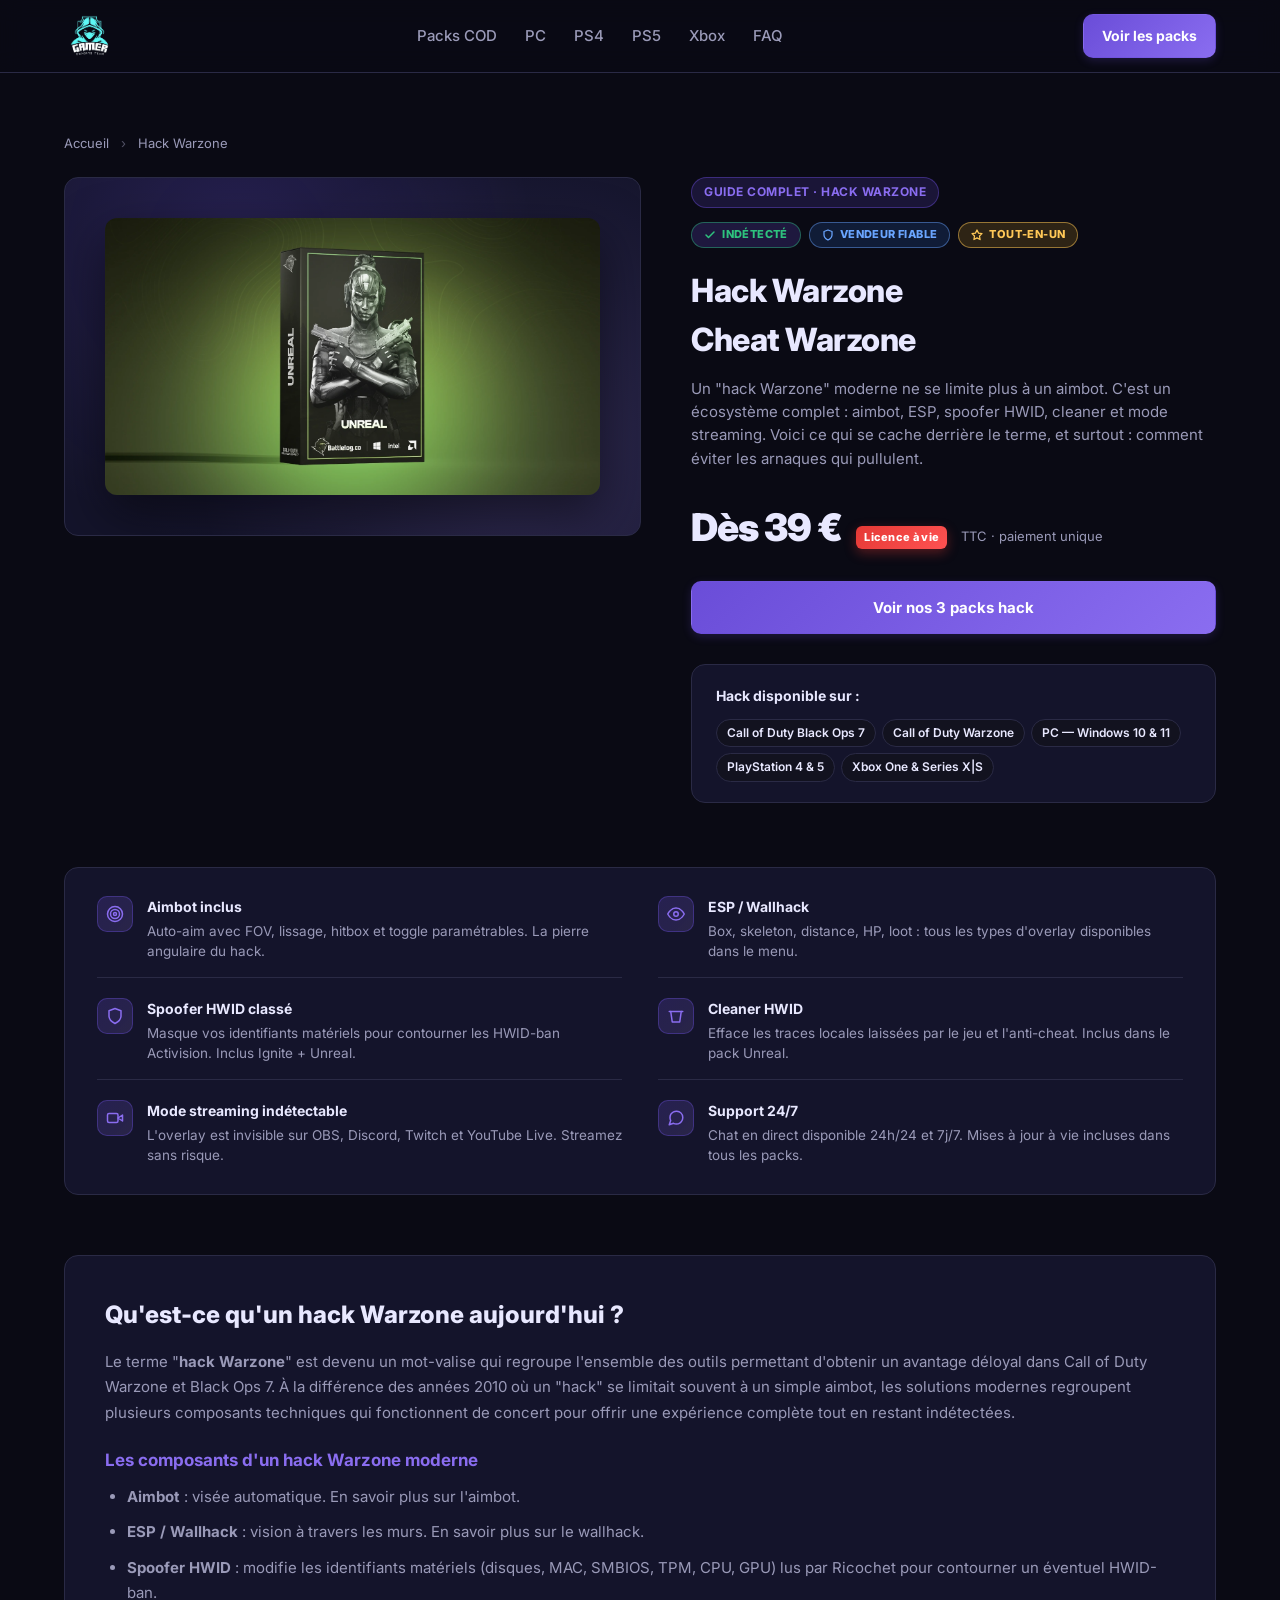
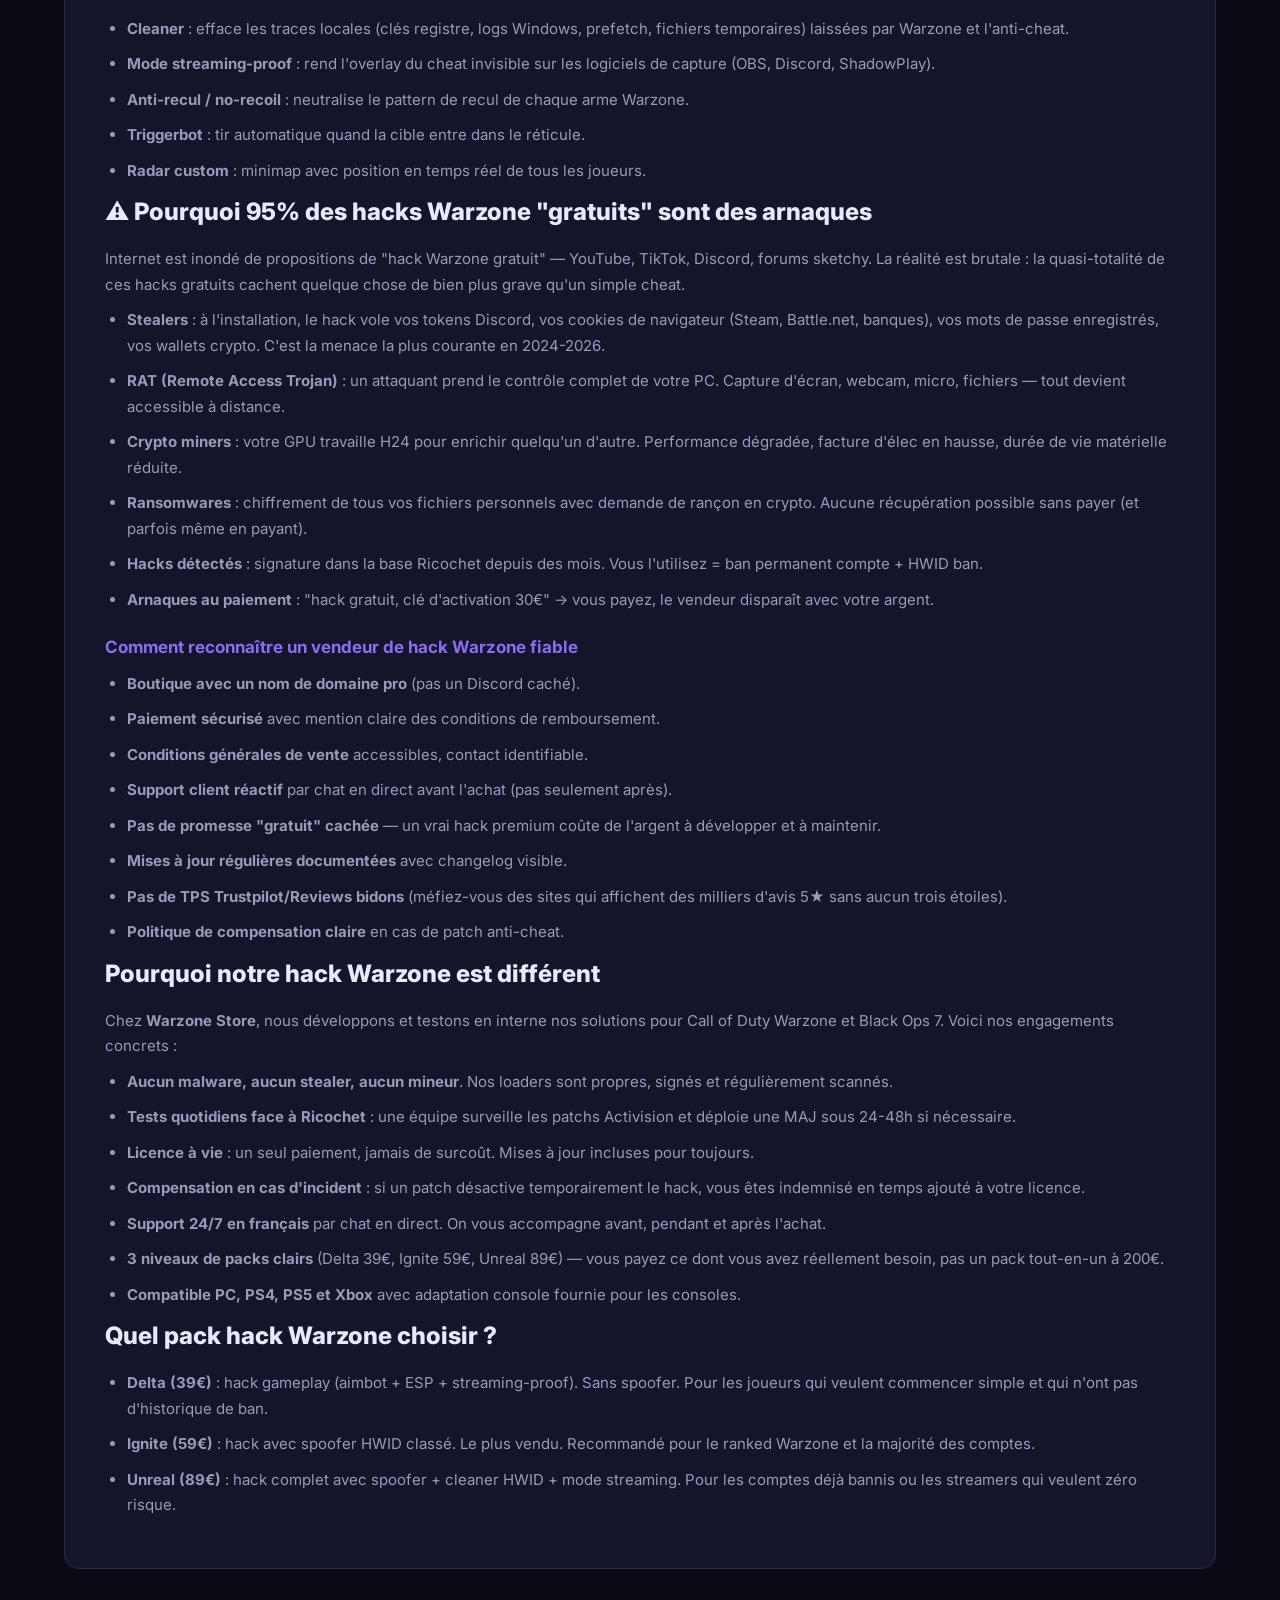
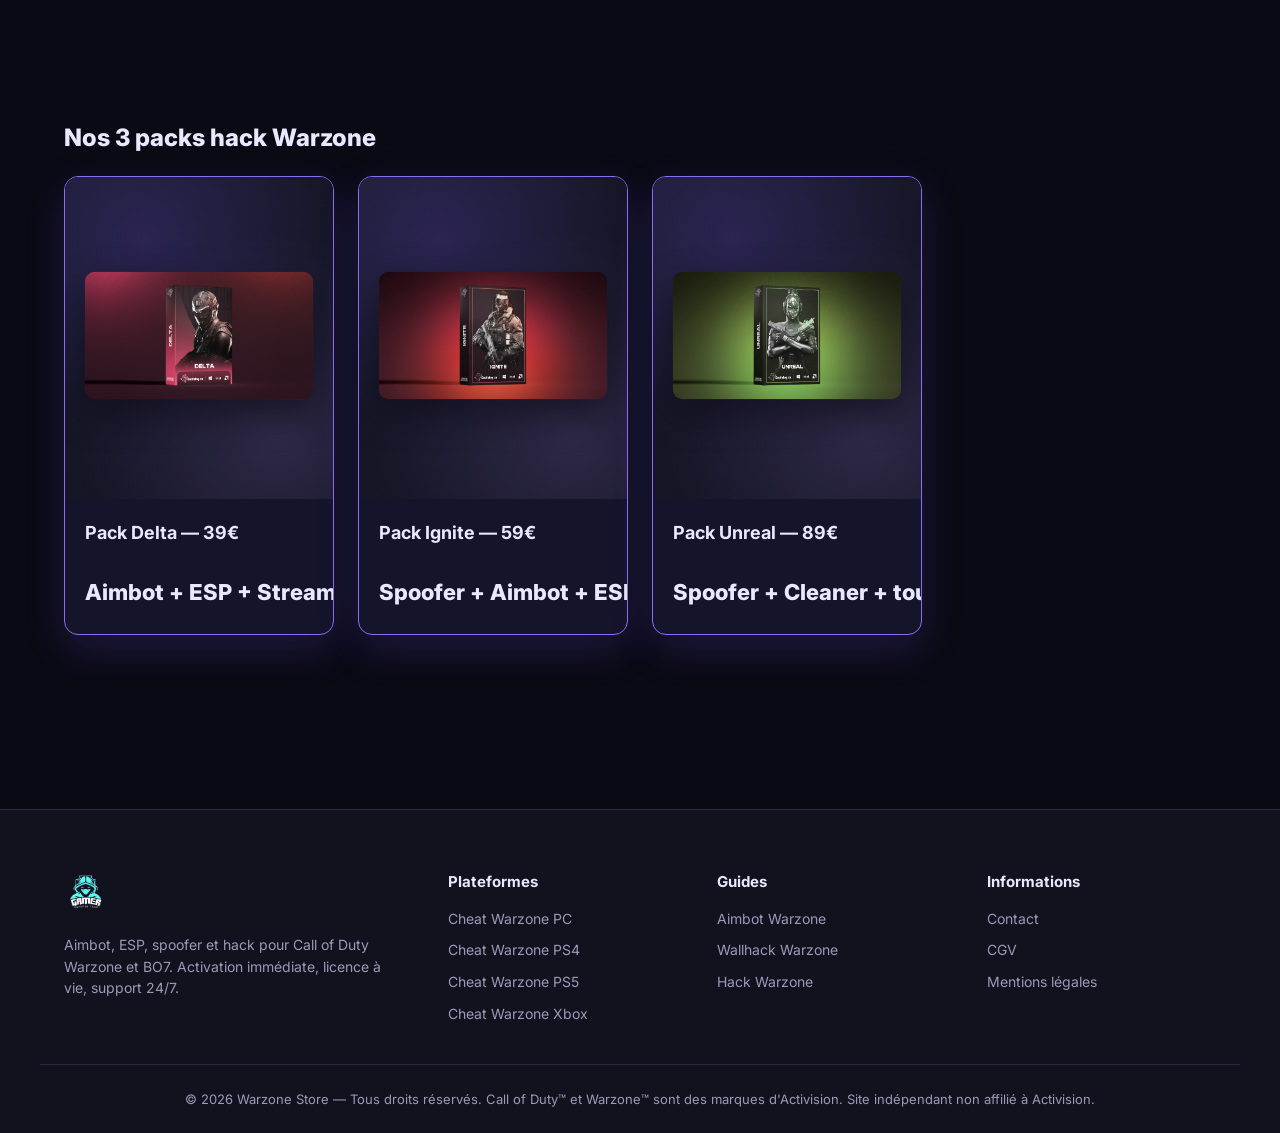
<file: hack-warzone.html>
<!DOCTYPE html>
<html lang="fr">
<head>
    <meta charset="UTF-8">
    <meta name="viewport" content="width=device-width, initial-scale=1.0">
    <meta name="robots" content="index, follow">
    <title>Hack Warzone - Cheat Warzone</title>
    <meta name="description" content="Hack Warzone complet : aimbot, ESP, spoofer HWID, cleaner, mode streaming. Comprendre ce qu'inclut un hack Call of Duty et choisir un vendeur fiable. 3 packs à vie dès 39€.">
    <link rel="canonical" href="https://wrz-shop.com/hack-warzone.html"/>
    <link rel="alternate" hreflang="fr-FR" href="https://wrz-shop.com/hack-warzone.html"/>
    <link rel="alternate" hreflang="fr-BE" href="https://wrz-shop.com/hack-warzone.html"/>
    <link rel="alternate" hreflang="fr-CA" href="https://wrz-shop.com/hack-warzone.html"/>
    <link rel="alternate" hreflang="fr-CH" href="https://wrz-shop.com/hack-warzone.html"/>
    <link rel="alternate" hreflang="x-default" href="https://wrz-shop.com/hack-warzone.html"/>
    <link rel="preconnect" href="https://fonts.googleapis.com">
    <link rel="preconnect" href="https://fonts.gstatic.com" crossorigin>
    <link href="https://fonts.googleapis.com/css2?family=Inter:wght@400;500;600;700;800;900&display=swap" rel="stylesheet">
    <link rel="stylesheet" href="assets/css/style.css">
    <link rel="icon" type="image/x-icon" href="favicon.ico">
    <link rel="apple-touch-icon" href="favicon.ico">
    <meta name="theme-color" content="#7c5aff">
    <meta name="msapplication-TileColor" content="#7c5aff">

    <meta property="og:type" content="article">
    <meta property="og:url" content="https://wrz-shop.com/hack-warzone.html">
    <meta property="og:title" content="Hack Warzone — Guide complet aimbot, ESP, spoofer">
    <meta property="og:description" content="Tout ce qu'inclut un hack Warzone moderne. Comparatif des solutions, risques des hacks gratuits, et notre solution fiable.">
    <meta property="og:image" content="https://wrz-shop.com/cod-bo7-warzone-unreal-cheat.webp">
    <meta property="og:locale" content="fr_FR">

    <script type="application/ld+json">
    {
        "@context": "https://schema.org",
        "@type": "Article",
        "headline": "Hack Warzone — Guide complet aimbot, ESP, spoofer HWID",
        "description": "Guide complet sur les hacks Call of Duty Warzone : composants (aimbot, ESP, spoofer, cleaner), risques des solutions gratuites, et comment choisir un vendeur fiable.",
        "image": "https://wrz-shop.com/cod-bo7-warzone-unreal-cheat.webp",
        "author": { "@type": "Organization", "name": "Warzone Store" },
        "publisher": {
            "@type": "Organization",
            "name": "Warzone Store",
            "logo": { "@type": "ImageObject", "url": "https://wrz-shop.com/cod-bo7-warzone-ignite-spoofer.webp" }
        }
    }
    </script>
</head>
<body>

<header class="header">
    <div class="container header-inner">
        <a href="index.html" class="logo" title="hack warzone">
            <img src="logo.png" alt="Warzone Store" class="logo-img">
        </a>
        <nav class="nav" id="primary-nav">
            <a href="index.html#packs" title="aimbot warzone">Packs COD</a>
            <a href="cheat-warzone-pc.html" title="cheat warzone pc">PC</a>
            <a href="cheat-warzone-ps4.html" title="cheat call of duty ps4">PS4</a>
            <a href="cheat-warzone-ps5.html" title="cheat call of duty ps5">PS5</a>
            <a href="cheat-warzone-xbox.html" title="aimbot warzone xbox one gratuit">Xbox</a>
            <a href="index.html#faq" title="wallhack warzone">FAQ</a>
        </nav>
        <a href="index.html#packs" class="btn btn-primary btn-sm" title="aimbot call of duty">Voir les packs</a>
        <button class="nav-toggle" aria-label="Ouvrir le menu" aria-expanded="false" aria-controls="primary-nav">
            <svg class="nav-toggle-open" viewBox="0 0 24 24" fill="none" stroke="currentColor" stroke-width="2" stroke-linecap="round"><line x1="3" y1="6" x2="21" y2="6"/><line x1="3" y1="12" x2="21" y2="12"/><line x1="3" y1="18" x2="21" y2="18"/></svg>
            <svg class="nav-toggle-close" viewBox="0 0 24 24" fill="none" stroke="currentColor" stroke-width="2" stroke-linecap="round"><line x1="18" y1="6" x2="6" y2="18"/><line x1="6" y1="6" x2="18" y2="18"/></svg>
        </button>
    </div>
</header>

<main class="product-page">
    <div class="container">
        <nav class="breadcrumb">
            <a href="index.html" title="cheat warzone">Accueil</a>
            <span class="sep">›</span>
            <span>Hack Warzone</span>
        </nav>

        <div class="product-layout">
            <div class="product-gallery">
                <img src="cod-bo7-warzone-unreal-cheat.webp" alt="hack warzone call of duty">
            </div>
            <div class="product-info">
                <span class="product-badge">Guide complet · Hack Warzone</span>
                <div class="trust-badges">
                    <span class="trust-badge undetected"><svg viewBox="0 0 24 24" fill="none" stroke="currentColor" stroke-width="3" stroke-linecap="round" stroke-linejoin="round"><polyline points="20 6 9 17 4 12"/></svg>Indétecté</span>
                    <span class="trust-badge spoofer"><svg viewBox="0 0 24 24" fill="none" stroke="currentColor" stroke-width="2.5" stroke-linecap="round" stroke-linejoin="round"><path d="M12 22s8-4 8-10V5l-8-3-8 3v7c0 6 8 10 8 10z"/></svg>Vendeur fiable</span>
                    <span class="trust-badge spoofer-ranked"><svg viewBox="0 0 24 24" fill="none" stroke="currentColor" stroke-width="2.5" stroke-linecap="round" stroke-linejoin="round"><polygon points="12 2 15.09 8.26 22 9.27 17 14.14 18.18 21.02 12 17.77 5.82 21.02 7 14.14 2 9.27 8.91 8.26 12 2"/></svg>Tout-en-un</span>
                </div>
                <h1>Hack Warzone <br>Cheat Warzone</h1>
                <p class="subtitle">Un "hack Warzone" moderne ne se limite plus à un aimbot. C'est un écosystème complet : aimbot, ESP, spoofer HWID, cleaner et mode streaming. Voici ce qui se cache derrière le terme, et surtout : comment éviter les arnaques qui pullulent.</p>

                <div class="price-row">
                    <span class="price-big">Dès 39 €</span>
                    <span class="discount-badge">Licence à vie</span>
                    <span class="price-vat">TTC · paiement unique</span>
                </div>

                <div class="buy-row">
                    <a href="index.html#packs" class="btn btn-primary" title="hack warzone">Voir nos 3 packs hack</a>
                </div>

                <div class="compat-block">
                    <h4>Hack disponible sur :</h4>
                    <ul class="compat-list">
                        <li>Call of Duty Black Ops 7</li>
                        <li>Call of Duty Warzone</li>
                        <li>PC — Windows 10 &amp; 11</li>
                        <li>PlayStation 4 &amp; 5</li>
                        <li>Xbox One &amp; Series X|S</li>
                    </ul>
                </div>
            </div>
        </div>

        <div class="product-features-list">
            <div class="feature-row">
                <span class="ic"><svg viewBox="0 0 24 24" fill="none" stroke="currentColor" stroke-width="2" stroke-linecap="round" stroke-linejoin="round"><circle cx="12" cy="12" r="10"/><circle cx="12" cy="12" r="6"/><circle cx="12" cy="12" r="2"/></svg></span>
                <div>
                    <h4>Aimbot inclus</h4>
                    <p>Auto-aim avec FOV, lissage, hitbox et toggle paramétrables. La pierre angulaire du hack.</p>
                </div>
            </div>
            <div class="feature-row">
                <span class="ic"><svg viewBox="0 0 24 24" fill="none" stroke="currentColor" stroke-width="2" stroke-linecap="round" stroke-linejoin="round"><path d="M1 12s4-8 11-8 11 8 11 8-4 8-11 8-11-8-11-8z"/><circle cx="12" cy="12" r="3"/></svg></span>
                <div>
                    <h4>ESP / Wallhack</h4>
                    <p>Box, skeleton, distance, HP, loot : tous les types d'overlay disponibles dans le menu.</p>
                </div>
            </div>
            <div class="feature-row">
                <span class="ic"><svg viewBox="0 0 24 24" fill="none" stroke="currentColor" stroke-width="2" stroke-linecap="round" stroke-linejoin="round"><path d="M12 22s8-4 8-10V5l-8-3-8 3v7c0 6 8 10 8 10z"/></svg></span>
                <div>
                    <h4>Spoofer HWID classé</h4>
                    <p>Masque vos identifiants matériels pour contourner les HWID-ban Activision. Inclus Ignite + Unreal.</p>
                </div>
            </div>
            <div class="feature-row">
                <span class="ic"><svg viewBox="0 0 24 24" fill="none" stroke="currentColor" stroke-width="2" stroke-linecap="round" stroke-linejoin="round"><polyline points="3 6 5 6 21 6"/><path d="M19 6l-2 14H7L5 6"/></svg></span>
                <div>
                    <h4>Cleaner HWID</h4>
                    <p>Efface les traces locales laissées par le jeu et l'anti-cheat. Inclus dans le pack Unreal.</p>
                </div>
            </div>
            <div class="feature-row">
                <span class="ic"><svg viewBox="0 0 24 24" fill="none" stroke="currentColor" stroke-width="2" stroke-linecap="round" stroke-linejoin="round"><rect x="2" y="6" width="14" height="12" rx="2"/><polygon points="22 8 16 12 22 16 22 8"/></svg></span>
                <div>
                    <h4>Mode streaming indétectable</h4>
                    <p>L'overlay est invisible sur OBS, Discord, Twitch et YouTube Live. Streamez sans risque.</p>
                </div>
            </div>
            <div class="feature-row">
                <span class="ic"><svg viewBox="0 0 24 24" fill="none" stroke="currentColor" stroke-width="2" stroke-linecap="round" stroke-linejoin="round"><path d="M21 11.5a8.38 8.38 0 0 1-.9 3.8 8.5 8.5 0 0 1-7.6 4.7 8.38 8.38 0 0 1-3.8-.9L3 21l1.9-5.7a8.38 8.38 0 0 1-.9-3.8 8.5 8.5 0 0 1 4.7-7.6 8.38 8.38 0 0 1 3.8-.9h.5a8.48 8.48 0 0 1 8 8v.5z"/></svg></span>
                <div>
                    <h4>Support 24/7</h4>
                    <p>Chat en direct disponible 24h/24 et 7j/7. Mises à jour à vie incluses dans tous les packs.</p>
                </div>
            </div>
        </div>

        <section class="product-description">
            <h2>Qu'est-ce qu'un hack Warzone aujourd'hui ?</h2>
            <p>Le terme "<strong>hack Warzone</strong>" est devenu un mot-valise qui regroupe l'ensemble des outils permettant d'obtenir un avantage déloyal dans Call of Duty Warzone et Black Ops 7. À la différence des années 2010 où un "hack" se limitait souvent à un simple aimbot, les solutions modernes regroupent plusieurs composants techniques qui fonctionnent de concert pour offrir une expérience complète tout en restant indétectées.</p>

            <h3>Les composants d'un hack Warzone moderne</h3>
            <ul>
                <li><strong>Aimbot</strong> : visée automatique. <a href="aimbot-warzone.html" title="aimbot warzone">En savoir plus sur l'aimbot</a>.</li>
                <li><strong>ESP / Wallhack</strong> : vision à travers les murs. <a href="wallhack-warzone.html" title="wallhack warzone">En savoir plus sur le wallhack</a>.</li>
                <li><strong>Spoofer HWID</strong> : modifie les identifiants matériels (disques, MAC, SMBIOS, TPM, CPU, GPU) lus par Ricochet pour contourner un éventuel HWID-ban.</li>
                <li><strong>Cleaner</strong> : efface les traces locales (clés registre, logs Windows, prefetch, fichiers temporaires) laissées par Warzone et l'anti-cheat.</li>
                <li><strong>Mode streaming-proof</strong> : rend l'overlay du cheat invisible sur les logiciels de capture (OBS, Discord, ShadowPlay).</li>
                <li><strong>Anti-recul / no-recoil</strong> : neutralise le pattern de recul de chaque arme Warzone.</li>
                <li><strong>Triggerbot</strong> : tir automatique quand la cible entre dans le réticule.</li>
                <li><strong>Radar custom</strong> : minimap avec position en temps réel de tous les joueurs.</li>
            </ul>

            <h2>⚠️ Pourquoi 95% des hacks Warzone "gratuits" sont des arnaques</h2>
            <p>Internet est inondé de propositions de "hack Warzone gratuit" — YouTube, TikTok, Discord, forums sketchy. La réalité est brutale : la quasi-totalité de ces hacks gratuits cachent quelque chose de bien plus grave qu'un simple cheat.</p>
            <ul>
                <li><strong>Stealers</strong> : à l'installation, le hack vole vos tokens Discord, vos cookies de navigateur (Steam, Battle.net, banques), vos mots de passe enregistrés, vos wallets crypto. C'est la menace la plus courante en 2024-2026.</li>
                <li><strong>RAT (Remote Access Trojan)</strong> : un attaquant prend le contrôle complet de votre PC. Capture d'écran, webcam, micro, fichiers — tout devient accessible à distance.</li>
                <li><strong>Crypto miners</strong> : votre GPU travaille H24 pour enrichir quelqu'un d'autre. Performance dégradée, facture d'élec en hausse, durée de vie matérielle réduite.</li>
                <li><strong>Ransomwares</strong> : chiffrement de tous vos fichiers personnels avec demande de rançon en crypto. Aucune récupération possible sans payer (et parfois même en payant).</li>
                <li><strong>Hacks détectés</strong> : signature dans la base Ricochet depuis des mois. Vous l'utilisez = ban permanent compte + HWID ban.</li>
                <li><strong>Arnaques au paiement</strong> : "hack gratuit, clé d'activation 30€" → vous payez, le vendeur disparaît avec votre argent.</li>
            </ul>

            <h3>Comment reconnaître un vendeur de hack Warzone fiable</h3>
            <ul>
                <li><strong>Boutique avec un nom de domaine pro</strong> (pas un Discord caché).</li>
                <li><strong>Paiement sécurisé</strong> avec mention claire des conditions de remboursement.</li>
                <li><strong>Conditions générales de vente</strong> accessibles, contact identifiable.</li>
                <li><strong>Support client réactif</strong> par chat en direct avant l'achat (pas seulement après).</li>
                <li><strong>Pas de promesse "gratuit" cachée</strong> — un vrai hack premium coûte de l'argent à développer et à maintenir.</li>
                <li><strong>Mises à jour régulières documentées</strong> avec changelog visible.</li>
                <li><strong>Pas de TPS Trustpilot/Reviews bidons</strong> (méfiez-vous des sites qui affichent des milliers d'avis 5★ sans aucun trois étoiles).</li>
                <li><strong>Politique de compensation claire</strong> en cas de patch anti-cheat.</li>
            </ul>

            <h2>Pourquoi notre hack Warzone est différent</h2>
            <p>Chez <strong>Warzone Store</strong>, nous développons et testons en interne nos solutions pour Call of Duty Warzone et Black Ops 7. Voici nos engagements concrets :</p>
            <ul>
                <li><strong>Aucun malware, aucun stealer, aucun mineur</strong>. Nos loaders sont propres, signés et régulièrement scannés.</li>
                <li><strong>Tests quotidiens face à Ricochet</strong> : une équipe surveille les patchs Activision et déploie une MAJ sous 24-48h si nécessaire.</li>
                <li><strong>Licence à vie</strong> : un seul paiement, jamais de surcoût. Mises à jour incluses pour toujours.</li>
                <li><strong>Compensation en cas d'incident</strong> : si un patch désactive temporairement le hack, vous êtes indemnisé en temps ajouté à votre licence.</li>
                <li><strong>Support 24/7 en français</strong> par chat en direct. On vous accompagne avant, pendant et après l'achat.</li>
                <li><strong>3 niveaux de packs clairs</strong> (Delta 39€, Ignite 59€, Unreal 89€) — vous payez ce dont vous avez réellement besoin, pas un pack tout-en-un à 200€.</li>
                <li><strong>Compatible PC, PS4, PS5 et Xbox</strong> avec adaptation console fournie pour les consoles.</li>
            </ul>

            <h2>Quel pack hack Warzone choisir ?</h2>
            <ul>
                <li><strong>Delta (39€)</strong> : hack gameplay (aimbot + ESP + streaming-proof). Sans spoofer. Pour les joueurs qui veulent commencer simple et qui n'ont pas d'historique de ban.</li>
                <li><strong>Ignite (59€)</strong> : hack avec spoofer HWID classé. Le plus vendu. Recommandé pour le ranked Warzone et la majorité des comptes.</li>
                <li><strong>Unreal (89€)</strong> : hack complet avec spoofer + cleaner HWID + mode streaming. Pour les comptes déjà bannis ou les streamers qui veulent zéro risque.</li>
            </ul>
        </section>

        <section id="packs" class="related">
            <h2>Nos 3 packs hack Warzone</h2>
            <div class="grid">
                <article class="product-card">
                    <a class="product-visual" href="cod-bo7-warzone-delta.html" title="hack warzone"><img src="cod-bo7-warzone-delta-cheat.webp" alt="hack warzone bo7" loading="lazy"></a>
                    <div class="product-body">
                        <h3><a href="cod-bo7-warzone-delta.html" title="hack warzone 2.0">Pack Delta — 39€</a></h3>
                        <div class="product-footer">
                            <span class="price-current">Aimbot + ESP + Streaming</span>
                            <a href="cod-bo7-warzone-delta.html" class="btn btn-ghost btn-sm" title="cheat warzone gratuit">Voir</a>
                        </div>
                    </div>
                </article>
                <article class="product-card">
                    <a class="product-visual" href="cod-bo7-warzone-ignite.html" title="wallhack warzone"><img src="cod-bo7-warzone-ignite-spoofer.webp" alt="hack warzone bo7 ranked" loading="lazy"></a>
                    <div class="product-body">
                        <h3><a href="cod-bo7-warzone-ignite.html" title="cheat warzone 2">Pack Ignite — 59€</a></h3>
                        <div class="product-footer">
                            <span class="price-current">Spoofer + Aimbot + ESP</span>
                            <a href="cod-bo7-warzone-ignite.html" class="btn btn-ghost btn-sm" title="cheat warzone 2.0">Voir</a>
                        </div>
                    </div>
                </article>
                <article class="product-card">
                    <a class="product-visual" href="cod-bo7-warzone-unreal.html" title="aimbot warzone xbox one gratuit"><img src="cod-bo7-warzone-unreal-cheat.webp" alt="hack warzone 2.0" loading="lazy"></a>
                    <div class="product-body">
                        <h3><a href="cod-bo7-warzone-unreal.html" title="aimbot warzone pc gratuit">Pack Unreal — 89€</a></h3>
                        <div class="product-footer">
                            <span class="price-current">Spoofer + Cleaner + tout-en-un</span>
                            <a href="cod-bo7-warzone-unreal.html" class="btn btn-ghost btn-sm" title="cheat call of duty ps4">Voir</a>
                        </div>
                    </div>
                </article>
            </div>
        </section>
    </div>
</main>

<footer class="footer">
    <div class="container footer-inner">
        <div class="footer-col footer-brand">
            <a href="index.html" class="logo" title="cheat call of duty ps5">
                <img src="logo.png" alt="Warzone Store" class="logo-img">
            </a>
            <p>Aimbot, ESP, spoofer et hack pour Call of Duty Warzone et BO7. Activation immédiate, licence à vie, support 24/7.</p>
        </div>
        <div class="footer-col">
            <h4>Plateformes</h4>
            <ul>
                <li><a href="cheat-warzone-pc.html" title="cheat warzone pc">Cheat Warzone PC</a></li>
                <li><a href="cheat-warzone-ps4.html" title="cheat call of duty ps4">Cheat Warzone PS4</a></li>
                <li><a href="cheat-warzone-ps5.html" title="cheat call of duty ps5">Cheat Warzone PS5</a></li>
                <li><a href="cheat-warzone-xbox.html" title="aimbot warzone xbox one gratuit">Cheat Warzone Xbox</a></li>
            </ul>
        </div>
        <div class="footer-col">
            <h4>Guides</h4>
            <ul>
                <li><a href="aimbot-warzone.html" title="aimbot warzone">Aimbot Warzone</a></li>
                <li><a href="wallhack-warzone.html" title="wallhack warzone">Wallhack Warzone</a></li>
                <li><a href="hack-warzone.html" title="hack warzone">Hack Warzone</a></li>
            </ul>
        </div>
        <div class="footer-col">
            <h4>Informations</h4>
            <ul>
                <li><a href="#" title="cheat warzone">Contact</a></li>
                <li><a href="#" title="cheat warzone gratuit">CGV</a></li>
                <li><a href="#" title="wallhack warzone">Mentions légales</a></li>
            </ul>
        </div>
    </div>
    <div class="container footer-bottom">
        <p>© <span id="year"></span> Warzone Store — Tous droits réservés. Call of Duty™ et Warzone™ sont des marques d'Activision. Site indépendant non affilié à Activision.</p>
    </div>
</footer>

<script src="assets/js/script.js"></script>
</body>
</html>
</file>
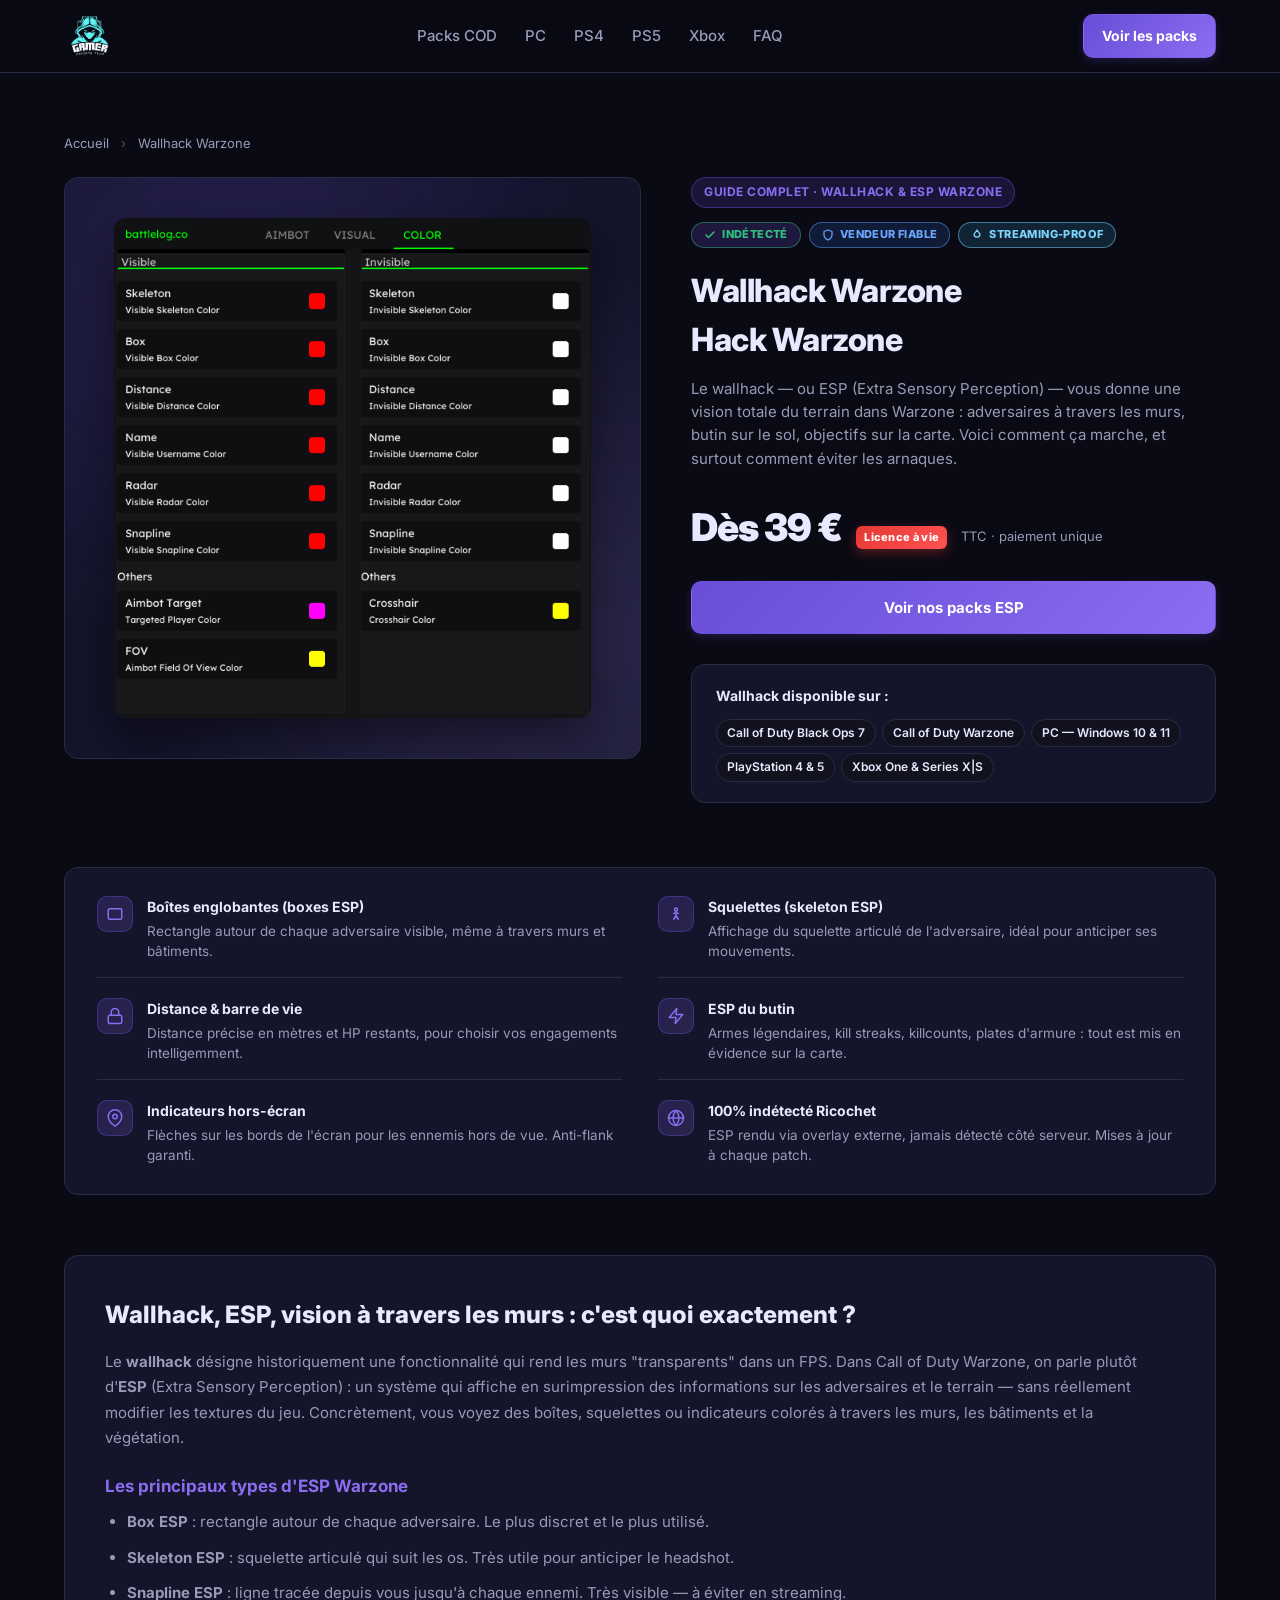
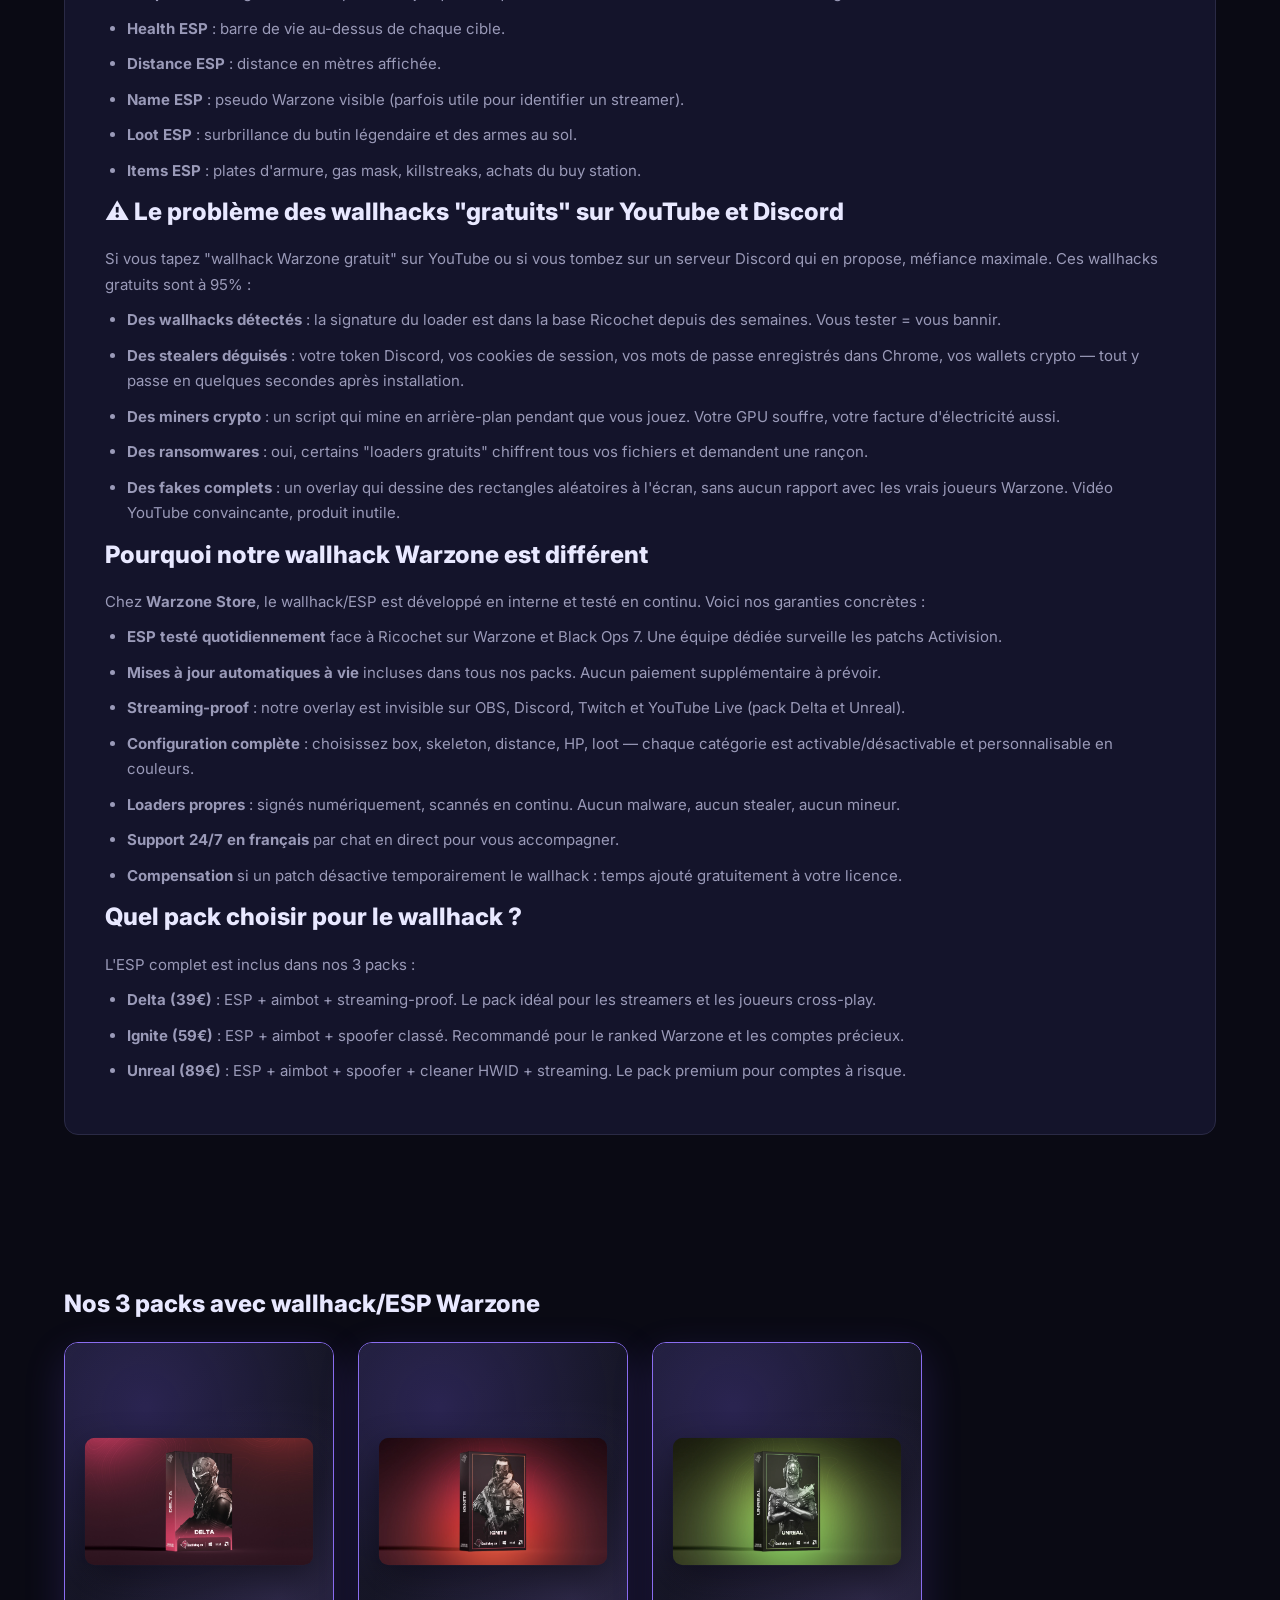
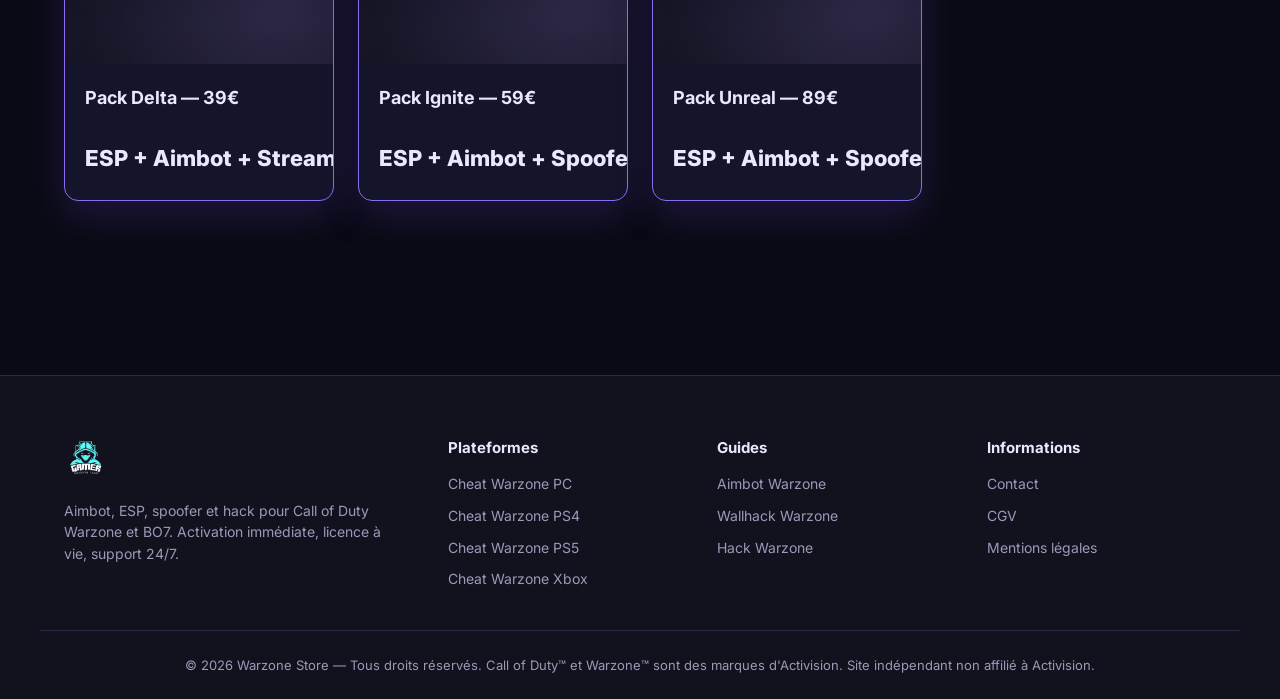
<file: wallhack-warzone.html>
<!DOCTYPE html>
<html lang="fr">
<head>
    <meta charset="UTF-8">
    <meta name="viewport" content="width=device-width, initial-scale=1.0">
    <meta name="robots" content="index, follow">
    <title>Wallhack Warzone - Hack Warzone</title>
    <meta name="description" content="Wallhack Warzone : tout savoir sur la vision à travers les murs (ESP). Comment ça marche, types d'ESP, risques des wallhacks gratuits et solution fiable. 3 packs dès 39€.">
    <link rel="canonical" href="https://wrz-shop.com/wallhack-warzone.html"/>
    <link rel="alternate" hreflang="fr-FR" href="https://wrz-shop.com/wallhack-warzone.html"/>
    <link rel="alternate" hreflang="fr-BE" href="https://wrz-shop.com/wallhack-warzone.html"/>
    <link rel="alternate" hreflang="fr-CA" href="https://wrz-shop.com/wallhack-warzone.html"/>
    <link rel="alternate" hreflang="fr-CH" href="https://wrz-shop.com/wallhack-warzone.html"/>
    <link rel="alternate" hreflang="x-default" href="https://wrz-shop.com/wallhack-warzone.html"/>
    <link rel="preconnect" href="https://fonts.googleapis.com">
    <link rel="preconnect" href="https://fonts.gstatic.com" crossorigin>
    <link href="https://fonts.googleapis.com/css2?family=Inter:wght@400;500;600;700;800;900&display=swap" rel="stylesheet">
    <link rel="stylesheet" href="assets/css/style.css">
    <link rel="icon" type="image/x-icon" href="favicon.ico">
    <link rel="apple-touch-icon" href="favicon.ico">
    <meta name="theme-color" content="#7c5aff">
    <meta name="msapplication-TileColor" content="#7c5aff">

    <meta property="og:type" content="article">
    <meta property="og:url" content="https://wrz-shop.com/wallhack-warzone.html">
    <meta property="og:title" content="Wallhack Warzone — Guide complet ESP Call of Duty">
    <meta property="og:description" content="Comprendre le wallhack/ESP Warzone : types, paramètres, risques des solutions gratuites, et où l'acheter fiable.">
    <meta property="og:image" content="https://wrz-shop.com/esp-warzone-overlay.webp">
    <meta property="og:locale" content="fr_FR">

    <script type="application/ld+json">
    {
        "@context": "https://schema.org",
        "@type": "Article",
        "headline": "Wallhack Warzone — ESP et vision à travers les murs",
        "description": "Guide complet sur le wallhack/ESP Call of Duty Warzone : fonctionnement, types d'affichage, paramètres, risques des wallhacks gratuits et solution fiable.",
        "image": "https://wrz-shop.com/esp-warzone-overlay.webp",
        "author": { "@type": "Organization", "name": "Warzone Store" },
        "publisher": {
            "@type": "Organization",
            "name": "Warzone Store",
            "logo": { "@type": "ImageObject", "url": "https://wrz-shop.com/cod-bo7-warzone-ignite-spoofer.webp" }
        }
    }
    </script>
</head>
<body>

<header class="header">
    <div class="container header-inner">
        <a href="index.html" class="logo" title="wallhack warzone">
            <img src="logo.png" alt="Warzone Store" class="logo-img">
        </a>
        <nav class="nav" id="primary-nav">
            <a href="index.html#packs" title="aimbot warzone">Packs COD</a>
            <a href="cheat-warzone-pc.html" title="cheat warzone pc">PC</a>
            <a href="cheat-warzone-ps4.html" title="cheat call of duty ps4">PS4</a>
            <a href="cheat-warzone-ps5.html" title="cheat call of duty ps5">PS5</a>
            <a href="cheat-warzone-xbox.html" title="aimbot warzone xbox one gratuit">Xbox</a>
            <a href="index.html#faq" title="wallhack warzone">FAQ</a>
        </nav>
        <a href="index.html#packs" class="btn btn-primary btn-sm" title="aimbot call of duty">Voir les packs</a>
        <button class="nav-toggle" aria-label="Ouvrir le menu" aria-expanded="false" aria-controls="primary-nav">
            <svg class="nav-toggle-open" viewBox="0 0 24 24" fill="none" stroke="currentColor" stroke-width="2" stroke-linecap="round"><line x1="3" y1="6" x2="21" y2="6"/><line x1="3" y1="12" x2="21" y2="12"/><line x1="3" y1="18" x2="21" y2="18"/></svg>
            <svg class="nav-toggle-close" viewBox="0 0 24 24" fill="none" stroke="currentColor" stroke-width="2" stroke-linecap="round"><line x1="18" y1="6" x2="6" y2="18"/><line x1="6" y1="6" x2="18" y2="18"/></svg>
        </button>
    </div>
</header>

<main class="product-page">
    <div class="container">
        <nav class="breadcrumb">
            <a href="index.html" title="cheat warzone">Accueil</a>
            <span class="sep">›</span>
            <span>Wallhack Warzone</span>
        </nav>

        <div class="product-layout">
            <div class="product-gallery">
                <img src="esp-warzone-overlay.webp" alt="wallhack warzone esp">
            </div>
            <div class="product-info">
                <span class="product-badge">Guide complet · Wallhack &amp; ESP Warzone</span>
                <div class="trust-badges">
                    <span class="trust-badge undetected"><svg viewBox="0 0 24 24" fill="none" stroke="currentColor" stroke-width="3" stroke-linecap="round" stroke-linejoin="round"><polyline points="20 6 9 17 4 12"/></svg>Indétecté</span>
                    <span class="trust-badge spoofer"><svg viewBox="0 0 24 24" fill="none" stroke="currentColor" stroke-width="2.5" stroke-linecap="round" stroke-linejoin="round"><path d="M12 22s8-4 8-10V5l-8-3-8 3v7c0 6 8 10 8 10z"/></svg>Vendeur fiable</span>
                    <span class="trust-badge splash-proof"><svg viewBox="0 0 24 24" fill="none" stroke="currentColor" stroke-width="2.5" stroke-linecap="round" stroke-linejoin="round"><path d="M12 2 6 10a6 6 0 1 0 12 0z"/></svg>Streaming-proof</span>
                </div>
                <h1>Wallhack Warzone <br>Hack Warzone</h1>
                <p class="subtitle">Le wallhack — ou ESP (Extra Sensory Perception) — vous donne une vision totale du terrain dans Warzone : adversaires à travers les murs, butin sur le sol, objectifs sur la carte. Voici comment ça marche, et surtout comment éviter les arnaques.</p>

                <div class="price-row">
                    <span class="price-big">Dès 39 €</span>
                    <span class="discount-badge">Licence à vie</span>
                    <span class="price-vat">TTC · paiement unique</span>
                </div>

                <div class="buy-row">
                    <a href="index.html#packs" class="btn btn-primary" title="wallhack warzone">Voir nos packs ESP</a>
                </div>

                <div class="compat-block">
                    <h4>Wallhack disponible sur :</h4>
                    <ul class="compat-list">
                        <li>Call of Duty Black Ops 7</li>
                        <li>Call of Duty Warzone</li>
                        <li>PC — Windows 10 &amp; 11</li>
                        <li>PlayStation 4 &amp; 5</li>
                        <li>Xbox One &amp; Series X|S</li>
                    </ul>
                </div>
            </div>
        </div>

        <div class="product-features-list">
            <div class="feature-row">
                <span class="ic"><svg viewBox="0 0 24 24" fill="none" stroke="currentColor" stroke-width="2" stroke-linecap="round" stroke-linejoin="round"><rect x="3" y="5" width="18" height="14" rx="2"/></svg></span>
                <div>
                    <h4>Boîtes englobantes (boxes ESP)</h4>
                    <p>Rectangle autour de chaque adversaire visible, même à travers murs et bâtiments.</p>
                </div>
            </div>
            <div class="feature-row">
                <span class="ic"><svg viewBox="0 0 24 24" fill="none" stroke="currentColor" stroke-width="2" stroke-linecap="round" stroke-linejoin="round"><circle cx="12" cy="6" r="2"/><path d="M12 8v6m-3-3h6m-3 3l-3 5m3-5l3 5"/></svg></span>
                <div>
                    <h4>Squelettes (skeleton ESP)</h4>
                    <p>Affichage du squelette articulé de l'adversaire, idéal pour anticiper ses mouvements.</p>
                </div>
            </div>
            <div class="feature-row">
                <span class="ic"><svg viewBox="0 0 24 24" fill="none" stroke="currentColor" stroke-width="2" stroke-linecap="round" stroke-linejoin="round"><rect x="3" y="11" width="18" height="11" rx="2"/><path d="M7 11V7a5 5 0 0 1 10 0v4"/></svg></span>
                <div>
                    <h4>Distance &amp; barre de vie</h4>
                    <p>Distance précise en mètres et HP restants, pour choisir vos engagements intelligemment.</p>
                </div>
            </div>
            <div class="feature-row">
                <span class="ic"><svg viewBox="0 0 24 24" fill="none" stroke="currentColor" stroke-width="2" stroke-linecap="round" stroke-linejoin="round"><polygon points="13 2 3 14 12 14 11 22 21 10 12 10 13 2"/></svg></span>
                <div>
                    <h4>ESP du butin</h4>
                    <p>Armes légendaires, kill streaks, killcounts, plates d'armure : tout est mis en évidence sur la carte.</p>
                </div>
            </div>
            <div class="feature-row">
                <span class="ic"><svg viewBox="0 0 24 24" fill="none" stroke="currentColor" stroke-width="2" stroke-linecap="round" stroke-linejoin="round"><path d="M21 10c0 7-9 13-9 13s-9-6-9-13a9 9 0 0 1 18 0z"/><circle cx="12" cy="10" r="3"/></svg></span>
                <div>
                    <h4>Indicateurs hors-écran</h4>
                    <p>Flèches sur les bords de l'écran pour les ennemis hors de vue. Anti-flank garanti.</p>
                </div>
            </div>
            <div class="feature-row">
                <span class="ic"><svg viewBox="0 0 24 24" fill="none" stroke="currentColor" stroke-width="2" stroke-linecap="round" stroke-linejoin="round"><circle cx="12" cy="12" r="10"/><path d="M2 12h20M12 2a15.3 15.3 0 0 1 4 10 15.3 15.3 0 0 1-4 10 15.3 15.3 0 0 1-4-10 15.3 15.3 0 0 1 4-10z"/></svg></span>
                <div>
                    <h4>100% indétecté Ricochet</h4>
                    <p>ESP rendu via overlay externe, jamais détecté côté serveur. Mises à jour à chaque patch.</p>
                </div>
            </div>
        </div>

        <section class="product-description">
            <h2>Wallhack, ESP, vision à travers les murs : c'est quoi exactement ?</h2>
            <p>Le <strong>wallhack</strong> désigne historiquement une fonctionnalité qui rend les murs "transparents" dans un FPS. Dans Call of Duty Warzone, on parle plutôt d'<strong>ESP</strong> (Extra Sensory Perception) : un système qui affiche en surimpression des informations sur les adversaires et le terrain — sans réellement modifier les textures du jeu. Concrètement, vous voyez des boîtes, squelettes ou indicateurs colorés à travers les murs, les bâtiments et la végétation.</p>

            <h3>Les principaux types d'ESP Warzone</h3>
            <ul>
                <li><strong>Box ESP</strong> : rectangle autour de chaque adversaire. Le plus discret et le plus utilisé.</li>
                <li><strong>Skeleton ESP</strong> : squelette articulé qui suit les os. Très utile pour anticiper le headshot.</li>
                <li><strong>Snapline ESP</strong> : ligne tracée depuis vous jusqu'à chaque ennemi. Très visible — à éviter en streaming.</li>
                <li><strong>Health ESP</strong> : barre de vie au-dessus de chaque cible.</li>
                <li><strong>Distance ESP</strong> : distance en mètres affichée.</li>
                <li><strong>Name ESP</strong> : pseudo Warzone visible (parfois utile pour identifier un streamer).</li>
                <li><strong>Loot ESP</strong> : surbrillance du butin légendaire et des armes au sol.</li>
                <li><strong>Items ESP</strong> : plates d'armure, gas mask, killstreaks, achats du buy station.</li>
            </ul>

            <h2>⚠️ Le problème des wallhacks "gratuits" sur YouTube et Discord</h2>
            <p>Si vous tapez "wallhack Warzone gratuit" sur YouTube ou si vous tombez sur un serveur Discord qui en propose, méfiance maximale. Ces wallhacks gratuits sont à 95% :</p>
            <ul>
                <li><strong>Des wallhacks détectés</strong> : la signature du loader est dans la base Ricochet depuis des semaines. Vous tester = vous bannir.</li>
                <li><strong>Des stealers déguisés</strong> : votre token Discord, vos cookies de session, vos mots de passe enregistrés dans Chrome, vos wallets crypto — tout y passe en quelques secondes après installation.</li>
                <li><strong>Des miners crypto</strong> : un script qui mine en arrière-plan pendant que vous jouez. Votre GPU souffre, votre facture d'électricité aussi.</li>
                <li><strong>Des ransomwares</strong> : oui, certains "loaders gratuits" chiffrent tous vos fichiers et demandent une rançon.</li>
                <li><strong>Des fakes complets</strong> : un overlay qui dessine des rectangles aléatoires à l'écran, sans aucun rapport avec les vrais joueurs Warzone. Vidéo YouTube convaincante, produit inutile.</li>
            </ul>

            <h2>Pourquoi notre wallhack Warzone est différent</h2>
            <p>Chez <strong>Warzone Store</strong>, le wallhack/ESP est développé en interne et testé en continu. Voici nos garanties concrètes :</p>
            <ul>
                <li><strong>ESP testé quotidiennement</strong> face à Ricochet sur Warzone et Black Ops 7. Une équipe dédiée surveille les patchs Activision.</li>
                <li><strong>Mises à jour automatiques à vie</strong> incluses dans tous nos packs. Aucun paiement supplémentaire à prévoir.</li>
                <li><strong>Streaming-proof</strong> : notre overlay est invisible sur OBS, Discord, Twitch et YouTube Live (pack Delta et Unreal).</li>
                <li><strong>Configuration complète</strong> : choisissez box, skeleton, distance, HP, loot — chaque catégorie est activable/désactivable et personnalisable en couleurs.</li>
                <li><strong>Loaders propres</strong> : signés numériquement, scannés en continu. Aucun malware, aucun stealer, aucun mineur.</li>
                <li><strong>Support 24/7 en français</strong> par chat en direct pour vous accompagner.</li>
                <li><strong>Compensation</strong> si un patch désactive temporairement le wallhack : temps ajouté gratuitement à votre licence.</li>
            </ul>

            <h2>Quel pack choisir pour le wallhack ?</h2>
            <p>L'ESP complet est inclus dans nos 3 packs :</p>
            <ul>
                <li><strong>Delta (39€)</strong> : ESP + aimbot + streaming-proof. Le pack idéal pour les streamers et les joueurs cross-play.</li>
                <li><strong>Ignite (59€)</strong> : ESP + aimbot + spoofer classé. Recommandé pour le ranked Warzone et les comptes précieux.</li>
                <li><strong>Unreal (89€)</strong> : ESP + aimbot + spoofer + cleaner HWID + streaming. Le pack premium pour comptes à risque.</li>
            </ul>
        </section>

        <section id="packs" class="related">
            <h2>Nos 3 packs avec wallhack/ESP Warzone</h2>
            <div class="grid">
                <article class="product-card">
                    <a class="product-visual" href="cod-bo7-warzone-delta.html" title="wallhack warzone"><img src="cod-bo7-warzone-delta-cheat.webp" alt="esp warzone players" loading="lazy"></a>
                    <div class="product-body">
                        <h3><a href="cod-bo7-warzone-delta.html" title="hack warzone">Pack Delta — 39€</a></h3>
                        <div class="product-footer">
                            <span class="price-current">ESP + Aimbot + Streaming</span>
                            <a href="cod-bo7-warzone-delta.html" class="btn btn-ghost btn-sm" title="cheat warzone 2">Voir</a>
                        </div>
                    </div>
                </article>
                <article class="product-card">
                    <a class="product-visual" href="cod-bo7-warzone-ignite.html" title="cheat warzone 2.0"><img src="cod-bo7-warzone-ignite-spoofer.webp" alt="esp warzone overlay" loading="lazy"></a>
                    <div class="product-body">
                        <h3><a href="cod-bo7-warzone-ignite.html" title="hack warzone 2.0">Pack Ignite — 59€</a></h3>
                        <div class="product-footer">
                            <span class="price-current">ESP + Aimbot + Spoofer</span>
                            <a href="cod-bo7-warzone-ignite.html" class="btn btn-ghost btn-sm" title="aimbot call of duty">Voir</a>
                        </div>
                    </div>
                </article>
                <article class="product-card">
                    <a class="product-visual" href="cod-bo7-warzone-unreal.html" title="aimbot warzone pc gratuit"><img src="cod-bo7-warzone-unreal-cheat.webp" alt="cheat call of duty" loading="lazy"></a>
                    <div class="product-body">
                        <h3><a href="cod-bo7-warzone-unreal.html" title="aimbot warzone xbox one gratuit">Pack Unreal — 89€</a></h3>
                        <div class="product-footer">
                            <span class="price-current">ESP + Aimbot + Spoofer + Cleaner</span>
                            <a href="cod-bo7-warzone-unreal.html" class="btn btn-ghost btn-sm" title="cheat call of duty ps4">Voir</a>
                        </div>
                    </div>
                </article>
            </div>
        </section>
    </div>
</main>

<footer class="footer">
    <div class="container footer-inner">
        <div class="footer-col footer-brand">
            <a href="index.html" class="logo" title="cheat call of duty ps5">
                <img src="logo.png" alt="Warzone Store" class="logo-img">
            </a>
            <p>Aimbot, ESP, spoofer et hack pour Call of Duty Warzone et BO7. Activation immédiate, licence à vie, support 24/7.</p>
        </div>
        <div class="footer-col">
            <h4>Plateformes</h4>
            <ul>
                <li><a href="cheat-warzone-pc.html" title="cheat warzone pc">Cheat Warzone PC</a></li>
                <li><a href="cheat-warzone-ps4.html" title="cheat call of duty ps4">Cheat Warzone PS4</a></li>
                <li><a href="cheat-warzone-ps5.html" title="cheat call of duty ps5">Cheat Warzone PS5</a></li>
                <li><a href="cheat-warzone-xbox.html" title="aimbot warzone xbox one gratuit">Cheat Warzone Xbox</a></li>
            </ul>
        </div>
        <div class="footer-col">
            <h4>Guides</h4>
            <ul>
                <li><a href="aimbot-warzone.html" title="aimbot warzone">Aimbot Warzone</a></li>
                <li><a href="wallhack-warzone.html" title="wallhack warzone">Wallhack Warzone</a></li>
                <li><a href="hack-warzone.html" title="hack warzone">Hack Warzone</a></li>
            </ul>
        </div>
        <div class="footer-col">
            <h4>Informations</h4>
            <ul>
                <li><a href="#" title="cheat warzone">Contact</a></li>
                <li><a href="#" title="cheat warzone gratuit">CGV</a></li>
                <li><a href="#" title="wallhack warzone">Mentions légales</a></li>
            </ul>
        </div>
    </div>
    <div class="container footer-bottom">
        <p>© <span id="year"></span> Warzone Store — Tous droits réservés. Call of Duty™ et Warzone™ sont des marques d'Activision. Site indépendant non affilié à Activision.</p>
    </div>
</footer>

<script src="assets/js/script.js"></script>
</body>
</html>
</file>
<file: assets/css/style.css>
/* ===== Reset & base ===== */
*, *::before, *::after { box-sizing: border-box; }
* { margin: 0; padding: 0; }

:root {
    --bg: #0a0a14;
    --bg-2: #12121f;
    --bg-3: #1a1a2e;
    --surface: #14142b;
    --border: #2a2a45;
    --text: #e8e8ff;
    --muted: #9a9ab8;
    --primary: #6a4dd8;          /* Purple-blue */
    --primary-2: #8a6df0;
    --primary-glow: rgba(124, 90, 255, 0.18);
    --accent: #a78bfa;
    --gold: #f5c542;
    --success: #7c5aff;
    --radius: 14px;
    --radius-sm: 10px;
    --shadow: 0 10px 30px rgba(124, 90, 255, 0.22);
}

html { scroll-behavior: smooth; }

body {
    font-family: 'Inter', -apple-system, BlinkMacSystemFont, sans-serif;
    background: var(--bg);
    color: var(--text);
    line-height: 1.55;
    -webkit-font-smoothing: antialiased;
    overflow-x: hidden;
}

a { color: inherit; text-decoration: none; }
img { max-width: 100%; display: block; }
ul { list-style: none; }

.container {
    width: 100%;
    max-width: 1200px;
    margin: 0 auto;
    padding: 0 24px;
}

.accent { color: var(--primary-2); }

/* ===== Buttons ===== */
.btn {
    display: inline-flex;
    align-items: center;
    justify-content: center;
    gap: 8px;
    padding: 14px 28px;
    border-radius: var(--radius-sm);
    font-weight: 700;
    font-size: 15px;
    border: 1px solid transparent;
    cursor: pointer;
    transition: transform 0.15s ease, box-shadow 0.2s ease, background 0.2s ease;
    white-space: nowrap;
}

.btn-sm { padding: 10px 18px; font-size: 14px; }

.btn-primary {
    background: linear-gradient(135deg, var(--primary) 0%, var(--primary-2) 100%);
    color: #fff;
    box-shadow: 0 3px 10px var(--primary-glow);
}
.btn-primary:hover {
    transform: translateY(-1px);
    box-shadow: 0 6px 18px var(--primary-glow);
    filter: brightness(1.06);
}

.btn-ghost {
    background: rgba(124, 90, 255, 0.04);
    color: var(--text);
    border-color: var(--border);
}
.btn-ghost:hover {
    background: rgba(124, 90, 255, 0.08);
    border-color: var(--primary-2);
}

/* ===== Header ===== */
.header {
    position: sticky;
    top: 0;
    z-index: 50;
    background: rgba(10, 10, 20, 0.85);
    backdrop-filter: blur(12px);
    border-bottom: 1px solid var(--border);
}
.header-inner {
    display: flex;
    align-items: center;
    justify-content: space-between;
    height: 72px;
    gap: 24px;
}
.logo {
    display: inline-flex;
    align-items: center;
    gap: 10px;
    font-weight: 800;
    font-size: 18px;
    letter-spacing: 0.3px;
}
.logo-img {
    display: block;
    height: 52px;
    width: auto;
}
.logo-text {
    background: linear-gradient(135deg, var(--primary) 0%, var(--primary-2) 100%);
    -webkit-background-clip: text;
    background-clip: text;
    color: transparent;
    font-weight: 900;
    font-size: 20px;
    letter-spacing: 0.5px;
}
.footer-brand .logo-img { height: 44px; }
.nav {
    display: flex;
    gap: 28px;
    font-size: 15px;
    font-weight: 500;
}
.nav a { color: var(--muted); transition: color 0.15s; }
.nav a:hover { color: var(--text); }

.nav-toggle {
    display: none;
    align-items: center;
    justify-content: center;
    width: 44px;
    height: 44px;
    border-radius: 10px;
    background: rgba(124, 90, 255, 0.04);
    border: 1px solid var(--border);
    color: var(--text);
    cursor: pointer;
    padding: 0;
    transition: border-color 0.15s, background 0.15s;
}
.nav-toggle:hover { border-color: var(--primary-2); background: rgba(124, 90, 255, 0.08); }
.nav-toggle svg { width: 22px; height: 22px; display: block; }
.nav-toggle .nav-toggle-close { display: none; }
.nav-toggle[aria-expanded="true"] .nav-toggle-open { display: none; }
.nav-toggle[aria-expanded="true"] .nav-toggle-close { display: block; }

/* Accessibilite clavier */
a:focus-visible,
button:focus-visible,
.btn:focus-visible,
summary:focus-visible,
input:focus-visible,
textarea:focus-visible {
    outline: 2px solid var(--primary-2);
    outline-offset: 2px;
}

/* ===== Hero ===== */
.hero {
    position: relative;
    padding: 80px 0 100px;
    overflow: hidden;
    background:
        radial-gradient(900px 600px at 80% 10%, rgba(124, 90, 255, 0.18), transparent 70%),
        radial-gradient(700px 500px at 10% 80%, rgba(167, 139, 250, 0.18), transparent 70%),
        var(--bg);
}
.hero::before {
    content: "";
    position: absolute; inset: 0;
    background-image:
        linear-gradient(rgba(124, 90, 255,0.04) 1px, transparent 1px),
        linear-gradient(90deg, rgba(124, 90, 255,0.04) 1px, transparent 1px);
    background-size: 60px 60px;
    pointer-events: none;
}
.hero-inner {
    display: grid;
    grid-template-columns: 1.1fr 1fr;
    gap: 60px;
    align-items: center;
    position: relative;
    z-index: 1;
}
.badge {
    display: inline-block;
    padding: 6px 14px;
    border-radius: 999px;
    background: rgba(124, 90, 255, 0.12);
    color: var(--primary-2);
    border: 1px solid rgba(124, 90, 255, 0.35);
    font-size: 13px;
    font-weight: 600;
    margin-bottom: 24px;
}
.hero h1 {
    font-size: clamp(36px, 5vw, 56px);
    font-weight: 800;
    line-height: 1.1;
    letter-spacing: -1px;
    margin-bottom: 20px;
}
.hero-sub {
    font-size: 18px;
    color: var(--muted);
    margin-bottom: 32px;
    max-width: 540px;
}
.hero-cta {
    display: flex;
    gap: 14px;
    flex-wrap: wrap;
    margin-bottom: 32px;
}
.hero-trust {
    display: flex;
    flex-wrap: wrap;
    gap: 20px;
    color: var(--muted);
    font-size: 14px;
}
.hero-trust li {
    display: inline-flex;
    align-items: center;
    gap: 8px;
}
.hero-trust .dot {
    width: 7px; height: 7px;
    border-radius: 50%;
    background: var(--success);
    box-shadow: 0 0 12px var(--success);
}

/* Hero visual cards */
.hero-visual {
    position: relative;
    height: 420px;
}
.card-3d {
    position: absolute;
    width: 200px;
    height: 280px;
    border-radius: 14px;
    overflow: hidden;
    background: var(--surface);
    border: 1px solid var(--border);
    box-shadow:
        0 25px 50px rgba(124, 90, 255, 0.2),
        0 10px 20px rgba(124, 90, 255, 0.12);
}
.card-3d img {
    width: 100%;
    height: 100%;
    object-fit: cover;
    display: block;
}

.card-3d-1 { top: 0; left: 10px; transform: rotate(-8deg); animation: float1 6s ease-in-out infinite; }
.card-3d-2 { top: 50px; right: 10px; transform: rotate(6deg); animation: float2 7s ease-in-out infinite; }
.card-3d-3 { bottom: 0; left: 50%; margin-left: -100px; transform: rotate(-3deg); animation: float3 8s ease-in-out infinite; z-index: 2; }

@keyframes float1 { 0%, 100% { transform: translateY(0) rotate(-8deg); } 50% { transform: translateY(-12px) rotate(-8deg); } }
@keyframes float2 { 0%, 100% { transform: translateY(0) rotate(6deg); } 50% { transform: translateY(-15px) rotate(6deg); } }
@keyframes float3 { 0%, 100% { transform: translateY(0) rotate(-3deg); } 50% { transform: translateY(-10px) rotate(-3deg); } }

/* ===== Strip ===== */
.strip {
    background: var(--bg-2);
    border-top: 1px solid var(--border);
    border-bottom: 1px solid var(--border);
    padding: 22px 0;
}
.strip-inner {
    display: flex;
    flex-wrap: wrap;
    justify-content: space-around;
    gap: 24px;
    text-align: center;
}
.strip-item {
    color: var(--muted);
    font-size: 14px;
    font-weight: 600;
    display: inline-flex;
    align-items: center;
    gap: 10px;
}
.strip-item > span {
    display: inline-flex;
    align-items: center;
    justify-content: center;
    width: 36px;
    height: 36px;
    border-radius: 10px;
    background: rgba(124, 90, 255, 0.12);
    border: 1px solid rgba(124, 90, 255, 0.3);
    color: var(--primary-2);
}
.strip-item > span svg {
    width: 18px;
    height: 18px;
    display: block;
}

/* ===== Sections ===== */
section { padding: 90px 0; }
.section-head {
    text-align: center;
    margin-bottom: 56px;
    max-width: 720px;
    margin-left: auto;
    margin-right: auto;
}
.section-head h2 {
    font-size: clamp(28px, 4vw, 42px);
    font-weight: 800;
    letter-spacing: -0.5px;
    margin-bottom: 14px;
}
.section-head p { color: var(--muted); font-size: 17px; }

/* ===== Products grid ===== */
.products { background: var(--bg); }
.grid {
    display: grid;
    grid-template-columns: repeat(auto-fill, minmax(260px, 1fr));
    gap: 24px;
}
.product-card {
    background: var(--surface);
    border: 1px solid var(--primary-2);
    border-radius: var(--radius);
    overflow: hidden;
    display: flex;
    flex-direction: column;
    box-shadow: 0 10px 30px rgba(124, 90, 255, 0.14);
    transition: transform 0.2s ease, box-shadow 0.2s ease;
}
.product-card.featured { border-color: rgba(245, 197, 66, 0.7); box-shadow: 0 10px 30px rgba(245, 197, 66, 0.18); }

@media (hover: hover) {
    .product-card { transform: translateY(-4px); box-shadow: 0 14px 40px rgba(124, 90, 255, 0.18); }
    .product-card:hover { transform: translateY(-8px); box-shadow: 0 20px 50px rgba(124, 90, 255, 0.28); }
    .product-card.featured { box-shadow: 0 14px 40px rgba(245, 197, 66, 0.2); }
    .product-card.featured:hover { box-shadow: 0 20px 50px rgba(245, 197, 66, 0.3); }
}

.product-visual {
    position: relative;
    aspect-ratio: 5 / 6;
    background: linear-gradient(135deg, var(--bg-3), var(--bg-2));
    display: flex;
    align-items: center;
    justify-content: center;
    padding: 22px;
    overflow: hidden;
    cursor: pointer;
}
.product-visual::before {
    content: "";
    position: absolute; inset: 0;
    background:
        radial-gradient(circle at 30% 20%, rgba(124, 90, 255,0.18), transparent 60%),
        radial-gradient(circle at 80% 80%, rgba(167, 139, 250,0.18), transparent 60%);
    pointer-events: none;
}
.product-visual img {
    max-width: 100%;
    max-height: 100%;
    width: auto;
    height: auto;
    object-fit: contain;
    border-radius: 10px;
    box-shadow: 0 14px 35px rgba(0, 0, 0, 0.45);
    transition: transform 0.35s ease;
    position: relative;
    z-index: 1;
    transform: translateY(-2px) scale(1.02);
}
.product-card:hover .product-visual img {
    transform: translateY(-6px) scale(1.05);
}
.tag {
    position: absolute;
    top: 4px;
    right: 4px;
    z-index: 3;
    padding: 4px 10px;
    border-radius: 999px;
    background: rgba(124, 90, 255, 0.85);
    color: #fff;
    border: 1px solid rgba(255, 255, 255, 0.2);
    backdrop-filter: blur(6px);
    font-size: 11px;
    font-weight: 700;
    text-transform: uppercase;
    letter-spacing: 0.5px;
    box-shadow: 0 4px 12px rgba(124, 90, 255, 0.4);
}
.tag-gold {
    background: rgba(245, 197, 66, 0.15);
    color: var(--gold);
    border-color: rgba(245, 197, 66, 0.4);
}

.product-body { padding: 20px; display: flex; flex-direction: column; flex: 1; gap: 8px; }
.product-body h3 { font-size: 18px; font-weight: 700; }
.product-body .meta { font-size: 13px; color: var(--muted); }
.product-footer {
    display: flex;
    align-items: center;
    justify-content: space-between;
    margin-top: auto;
    padding-top: 16px;
}
.price {
    display: flex;
    align-items: baseline;
    gap: 8px;
    flex-wrap: wrap;
}
.price-current {
    font-size: 22px;
    font-weight: 800;
    color: var(--text);
    white-space: nowrap;
}
.price-old {
    font-size: 14px;
    font-weight: 600;
    color: var(--muted);
    text-decoration: line-through;
    white-space: nowrap;
}
.discount-badge {
    display: inline-block;
    padding: 3px 8px;
    border-radius: 6px;
    background: linear-gradient(135deg, #e53935, #ff5252);
    color: #fff;
    font-size: 11px;
    font-weight: 800;
    letter-spacing: 0.3px;
    box-shadow: 0 4px 12px rgba(229, 57, 53, 0.35);
}
.discount-badge.absolute {
    position: absolute;
    top: 12px;
    left: 12px;
    z-index: 3;
}
.price-row .price-old {
    font-size: 18px;
}

/* ===== Product details block (eneba-style) ===== */
.product-details {
    margin-top: 60px;
    display: grid;
    grid-template-columns: repeat(auto-fit, minmax(260px, 1fr));
    gap: 16px;
    padding: 32px;
    background: var(--surface);
    border: 1px solid var(--border);
    border-radius: var(--radius);
}
.detail-block {
    display: flex;
    align-items: flex-start;
    gap: 14px;
}
.detail-icon {
    flex-shrink: 0;
    width: 40px; height: 40px;
    border-radius: 10px;
    background: linear-gradient(135deg, rgba(124, 90, 255,0.18), rgba(167, 139, 250,0.14));
    border: 1px solid rgba(124, 90, 255,0.3);
    display: inline-flex;
    align-items: center;
    justify-content: center;
    font-size: 18px;
    color: var(--primary-2);
}
.detail-icon svg {
    width: 20px;
    height: 20px;
    display: block;
}
.detail-block h4 {
    font-size: 15px;
    font-weight: 700;
    margin-bottom: 4px;
    color: var(--text);
}
.detail-block p {
    color: var(--muted);
    font-size: 13.5px;
    line-height: 1.5;
}
.compat-list {
    display: flex;
    flex-wrap: wrap;
    gap: 6px;
    margin-top: 4px;
}
.compat-list li {
    padding: 4px 10px;
    background: var(--bg-2);
    border: 1px solid var(--border);
    border-radius: 999px;
    font-size: 12px;
    font-weight: 600;
    color: var(--text);
}

/* ===== Features ===== */
.features { background: var(--bg-2); }
.features-grid {
    display: grid;
    grid-template-columns: repeat(auto-fit, minmax(240px, 1fr));
    gap: 24px;
}
.feature {
    background: var(--surface);
    border: 1px solid var(--border);
    border-radius: var(--radius);
    padding: 28px;
    transition: transform 0.2s, border-color 0.2s;
}
.feature:hover { transform: translateY(-3px); border-color: var(--primary-2); }
.feature-icon {
    width: 52px; height: 52px;
    border-radius: 12px;
    background: linear-gradient(135deg, rgba(124, 90, 255,0.2), rgba(167, 139, 250,0.16));
    border: 1px solid rgba(124, 90, 255,0.3);
    display: inline-flex;
    align-items: center;
    justify-content: center;
    font-size: 24px;
    margin-bottom: 18px;
    color: var(--primary-2);
}
.feature-icon svg {
    width: 26px;
    height: 26px;
    display: block;
}
.feature h3 { font-size: 17px; margin-bottom: 8px; }
.feature p { color: var(--muted); font-size: 14px; }

/* ===== How ===== */
.how { background: var(--bg); }
.steps {
    display: grid;
    grid-template-columns: repeat(auto-fit, minmax(260px, 1fr));
    gap: 24px;
}
.step {
    background: var(--surface);
    border: 1px solid var(--border);
    border-radius: var(--radius);
    padding: 32px;
    position: relative;
}
.step-num {
    width: 44px; height: 44px;
    border-radius: 50%;
    background: linear-gradient(135deg, var(--primary), var(--primary-2));
    color: #fff;
    display: inline-flex;
    align-items: center;
    justify-content: center;
    font-weight: 800;
    font-size: 18px;
    margin-bottom: 18px;
    box-shadow: 0 6px 18px var(--primary-glow);
}
.step h3 { font-size: 18px; margin-bottom: 8px; }
.step p { color: var(--muted); font-size: 15px; }

/* ===== FAQ ===== */
.faq { background: var(--bg-2); }
.faq-list { max-width: 820px; margin: 0 auto; display: flex; flex-direction: column; gap: 12px; }
.faq details {
    background: var(--surface);
    border: 1px solid var(--border);
    border-radius: var(--radius-sm);
    overflow: hidden;
    transition: border-color 0.2s;
}
.faq details[open] { border-color: var(--primary-2); }
.faq summary {
    cursor: pointer;
    padding: 18px 22px;
    font-weight: 600;
    font-size: 16px;
    list-style: none;
    display: flex;
    align-items: center;
    justify-content: space-between;
}
.faq summary::-webkit-details-marker { display: none; }
.faq summary::after {
    content: "+";
    font-size: 22px;
    font-weight: 300;
    color: var(--primary-2);
    transition: transform 0.2s;
}
.faq details[open] summary::after { transform: rotate(45deg); }
.faq details p { padding: 0 22px 20px; color: var(--muted); font-size: 15px; }

/* ===== Footer ===== */
.footer {
    background: var(--bg-2);
    border-top: 1px solid var(--border);
    padding: 60px 0 24px;
    color: var(--muted);
    font-size: 14px;
}
.footer-inner {
    display: grid;
    grid-template-columns: 1.5fr 1fr 1fr 1fr;
    gap: 40px;
    padding-bottom: 40px;
    border-bottom: 1px solid var(--border);
}
.footer-brand p { margin-top: 14px; max-width: 320px; }
.footer-col h4 { color: var(--text); font-size: 15px; margin-bottom: 14px; }
.footer-col ul { display: flex; flex-direction: column; gap: 10px; }
.footer-col a:hover { color: var(--primary-2); }
.pay-badges { display: flex; flex-wrap: wrap; gap: 8px; }
.pay-badges span {
    padding: 6px 10px;
    background: var(--surface);
    border: 1px solid var(--border);
    border-radius: 6px;
    font-size: 12px;
    font-weight: 700;
    color: var(--text);
}
.footer-bottom {
    padding-top: 24px;
    text-align: center;
    font-size: 13px;
}

/* ===== Product detail page ===== */
.product-page { padding: 60px 0 80px; }
.breadcrumb {
    color: var(--muted);
    font-size: 13px;
    margin-bottom: 24px;
}
.breadcrumb a { color: var(--muted); }
.breadcrumb a:hover { color: var(--primary-2); }
.breadcrumb .sep { margin: 0 8px; opacity: 0.5; }

.product-layout {
    display: grid;
    grid-template-columns: 1.1fr 1fr;
    gap: 50px;
    align-items: flex-start;
}
.product-gallery {
    background: var(--surface);
    border: 1px solid var(--border);
    border-radius: var(--radius);
    padding: 40px;
    display: flex;
    align-items: center;
    justify-content: center;
    position: relative;
    overflow: hidden;
}
.product-gallery::before {
    content: "";
    position: absolute; inset: 0;
    background:
        radial-gradient(circle at 30% 20%, rgba(124, 90, 255,0.18), transparent 60%),
        radial-gradient(circle at 80% 80%, rgba(167, 139, 250,0.18), transparent 60%);
}
.product-gallery img {
    max-width: 100%;
    max-height: 500px;
    border-radius: 12px;
    box-shadow: 0 20px 50px rgba(0, 0, 0, 0.5);
    position: relative;
    z-index: 1;
}

.product-info .product-badge {
    display: inline-block;
    padding: 5px 12px;
    background: rgba(124, 90, 255,0.15);
    color: var(--primary-2);
    border: 1px solid rgba(124, 90, 255,0.35);
    border-radius: 999px;
    font-size: 12px;
    font-weight: 700;
    margin-bottom: 14px;
    text-transform: uppercase;
    letter-spacing: 0.5px;
}
.product-info h1 {
    font-size: 32px;
    font-weight: 800;
    letter-spacing: -0.5px;
    margin-bottom: 12px;
}
.product-info .subtitle {
    color: var(--muted);
    margin-bottom: 28px;
    font-size: 15px;
}
.price-row {
    display: flex;
    align-items: baseline;
    flex-wrap: wrap;
    gap: 14px;
    margin-bottom: 24px;
}
.price-row .price-big {
    font-size: 38px;
    font-weight: 900;
    color: var(--text);
    letter-spacing: -1px;
    white-space: nowrap;
}
.price-row .price-old { white-space: nowrap; }
.price-row .discount-badge { white-space: nowrap; }
.price-row .price-vat {
    font-size: 13px;
    color: var(--muted);
}
.buy-row { display: flex; gap: 12px; margin-bottom: 30px; flex-wrap: wrap; }
.buy-row .btn { flex: 1; min-width: 200px; }

.product-features-list {
    background: var(--surface);
    border: 1px solid var(--border);
    border-radius: var(--radius);
    padding: 28px 32px;
    margin-top: 40px;
    margin-bottom: 24px;
    display: grid;
    grid-template-columns: 1fr 1fr;
    column-gap: 36px;
    row-gap: 4px;
}
.product-features-list .feature-row {
    display: flex;
    align-items: flex-start;
    gap: 14px;
    padding: 16px 0;
    border-bottom: 1px solid var(--border);
}
/* Retirer la bordure sur la dernière ligne de chaque colonne */
.product-features-list .feature-row:nth-last-child(-n+2):nth-child(odd),
.product-features-list .feature-row:last-child {
    border-bottom: none;
    padding-bottom: 0;
}
.product-features-list .feature-row:nth-child(1),
.product-features-list .feature-row:nth-child(2) { padding-top: 0; }
@media (max-width: 768px) {
    .product-features-list {
        grid-template-columns: 1fr;
        padding: 20px;
        column-gap: 0;
    }
    .product-features-list .feature-row:nth-last-child(-n+2):nth-child(odd) {
        border-bottom: 1px solid var(--border);
        padding-bottom: 16px;
    }
    .product-features-list .feature-row:nth-child(2) { padding-top: 16px; }
    .product-features-list .feature-row:last-child { border-bottom: none; padding-bottom: 0; }
}
.product-features-list .feature-row .ic {
    flex-shrink: 0;
    width: 36px; height: 36px;
    border-radius: 10px;
    background: linear-gradient(135deg, rgba(124, 90, 255,0.18), rgba(167, 139, 250,0.14));
    border: 1px solid rgba(124, 90, 255,0.3);
    display: inline-flex;
    align-items: center;
    justify-content: center;
    font-size: 16px;
    color: var(--primary-2);
}
.product-features-list .feature-row .ic svg {
    width: 18px;
    height: 18px;
    display: block;
}
.product-features-list .feature-row h4 {
    font-size: 14px;
    font-weight: 700;
    margin-bottom: 3px;
    color: var(--text);
}
.product-features-list .feature-row p {
    color: var(--muted);
    font-size: 13.5px;
    line-height: 1.5;
}
.product-features-list .feature-row a { color: var(--primary-2); text-decoration: underline; }

.compat-block {
    background: var(--surface);
    border: 1px solid var(--border);
    border-radius: var(--radius);
    padding: 20px 24px;
    margin-bottom: 24px;
}
.compat-block h4 {
    font-size: 14px;
    font-weight: 700;
    margin-bottom: 12px;
    color: var(--text);
}

.trust-badges {
    display: flex;
    flex-wrap: wrap;
    gap: 8px;
    margin-bottom: 18px;
}
.trust-badge {
    display: inline-flex;
    align-items: center;
    gap: 6px;
    padding: 6px 12px;
    border-radius: 999px;
    font-size: 11px;
    font-weight: 800;
    letter-spacing: 0.4px;
    text-transform: uppercase;
    line-height: 1;
}
.trust-badge svg {
    width: 12px;
    height: 12px;
    flex-shrink: 0;
}
.trust-badge.undetected {
    background: rgba(124, 90, 255, 0.18);
    color: #2ec27e;
    border: 1px solid rgba(46, 194, 126, 0.45);
}
.trust-badge.spoofer {
    background: rgba(56, 132, 255, 0.15);
    color: #6aa5ff;
    border: 1px solid rgba(106, 165, 255, 0.45);
}
.trust-badge.spoofer-ranked {
    background: rgba(255, 184, 28, 0.15);
    color: #ffc857;
    border: 1px solid rgba(255, 200, 87, 0.5);
}
.trust-badge.triggerbot {
    background: rgba(229, 57, 53, 0.15);
    color: #ff7a7a;
    border: 1px solid rgba(255, 122, 122, 0.5);
}
.trust-badge.splash-proof {
    background: rgba(56, 189, 248, 0.15);
    color: #7dd3fc;
    border: 1px solid rgba(125, 211, 252, 0.5);
}

.product-screenshots {
    margin-top: 60px;
}
.screenshots-grid {
    display: grid;
    grid-template-columns: repeat(3, 1fr);
    gap: 18px;
}
.screenshots-grid figure {
    margin: 0;
    background: var(--surface);
    border: 1px solid var(--border);
    border-radius: var(--radius);
    overflow: hidden;
    aspect-ratio: 16/9;
    display: flex;
    align-items: center;
    justify-content: center;
}
.screenshots-grid img {
    width: 100%;
    height: 100%;
    object-fit: cover;
    display: block;
    transition: transform 0.35s ease, filter 0.25s ease;
}
.screenshots-grid a {
    display: block;
    width: 100%;
    height: 100%;
    cursor: zoom-in;
    position: relative;
    overflow: hidden;
}
.screenshots-grid a::after {
    content: "";
    position: absolute;
    inset: 0;
    background: linear-gradient(135deg, rgba(124, 90, 255, 0) 0%, rgba(124, 90, 255, 0.25) 100%);
    opacity: 0;
    transition: opacity 0.25s ease;
    pointer-events: none;
}
.screenshots-grid a:hover img {
    transform: scale(1.06);
    filter: brightness(1.1);
}
.screenshots-grid a:hover::after {
    opacity: 1;
}

/* ===== Lightbox ===== */
.lightbox {
    position: fixed;
    inset: 0;
    background: rgba(8, 8, 18, 0.94);
    backdrop-filter: blur(10px);
    -webkit-backdrop-filter: blur(10px);
    z-index: 1000;
    display: flex;
    align-items: center;
    justify-content: center;
    padding: 70px 80px;
    opacity: 0;
    visibility: hidden;
    transition: opacity 0.2s ease, visibility 0s 0.2s;
}
.lightbox.open {
    opacity: 1;
    visibility: visible;
    transition: opacity 0.2s ease, visibility 0s;
}
.lightbox-stage {
    position: relative;
    width: 100%;
    height: 100%;
    display: flex;
    align-items: center;
    justify-content: center;
}
.lightbox-img {
    max-width: 100%;
    max-height: 100%;
    object-fit: contain;
    border-radius: 10px;
    box-shadow: 0 30px 80px rgba(0, 0, 0, 0.7);
    border: 1px solid rgba(124, 90, 255, 0.25);
}
.lightbox-counter {
    position: absolute;
    bottom: -36px;
    left: 50%;
    transform: translateX(-50%);
    color: var(--muted);
    font-size: 13px;
    font-weight: 600;
    letter-spacing: 0.4px;
    padding: 6px 14px;
    background: rgba(20, 20, 43, 0.7);
    border: 1px solid var(--border);
    border-radius: 999px;
}
.lightbox-close,
.lightbox-nav {
    background: rgba(124, 90, 255, 0.15);
    border: 1px solid rgba(124, 90, 255, 0.35);
    color: #fff;
    border-radius: 50%;
    cursor: pointer;
    display: flex;
    align-items: center;
    justify-content: center;
    transition: background 0.15s, transform 0.15s, border-color 0.15s;
    line-height: 1;
    font-family: inherit;
    backdrop-filter: blur(6px);
    -webkit-backdrop-filter: blur(6px);
}
.lightbox-close:hover,
.lightbox-nav:hover {
    background: rgba(124, 90, 255, 0.32);
    border-color: var(--primary-2);
    transform: scale(1.06);
}
.lightbox-close {
    position: absolute;
    top: 22px;
    right: 26px;
    width: 48px;
    height: 48px;
    font-size: 30px;
    font-weight: 300;
    z-index: 2;
}
.lightbox-nav {
    position: absolute;
    top: 50%;
    transform: translateY(-50%);
    width: 52px;
    height: 52px;
    font-size: 38px;
    font-weight: 300;
    z-index: 2;
}
.lightbox-nav:hover { transform: translateY(-50%) scale(1.06); }
.lightbox-prev { left: 26px; }
.lightbox-next { right: 26px; }

@media (max-width: 720px) {
    .lightbox { padding: 60px 12px; }
    .lightbox-close { width: 40px; height: 40px; font-size: 24px; top: 14px; right: 14px; }
    .lightbox-nav { width: 40px; height: 40px; font-size: 28px; }
    .lightbox-prev { left: 8px; }
    .lightbox-next { right: 8px; }
    .lightbox-counter { bottom: -30px; font-size: 12px; padding: 4px 10px; }
}
@media (max-width: 720px) {
    .screenshots-grid { grid-template-columns: 1fr; gap: 12px; }
}

.product-description {
    margin-top: 60px;
    padding: 40px;
    background: var(--surface);
    border: 1px solid var(--border);
    border-radius: var(--radius);
}
.product-description h2 {
    font-size: 24px;
    margin-bottom: 16px;
    font-weight: 800;
}
.product-description h3 {
    font-size: 17px;
    margin: 22px 0 10px;
    color: var(--primary-2);
}
.product-description p,
.product-description li {
    color: var(--muted);
    font-size: 15px;
    line-height: 1.7;
    margin-bottom: 10px;
}
.product-description ul { padding-left: 22px; list-style: disc; }

.related {
    margin-top: 60px;
}
.related h2 {
    font-size: 24px;
    font-weight: 800;
    margin-bottom: 24px;
}
.related .grid { grid-template-columns: repeat(auto-fill, minmax(220px, 1fr)); }

@media (max-width: 900px) {
    .product-layout { grid-template-columns: 1fr; gap: 30px; }
    .product-gallery { padding: 30px; }
    .product-gallery img { max-height: 380px; }
}

/* ===== Pages legales ===== */
.page-content { padding: 80px 0; min-height: 60vh; }
.page-content h1 {
    font-size: 36px;
    margin-bottom: 24px;
    font-weight: 800;
    letter-spacing: -0.5px;
}
.page-content h2 {
    font-size: 22px;
    margin: 32px 0 12px;
    font-weight: 700;
    color: var(--primary-2);
}
.page-content p,
.page-content li { color: var(--muted); margin-bottom: 12px; font-size: 15px; line-height: 1.7; }
.page-content ul { padding-left: 22px; list-style: disc; }
.page-content a { color: var(--primary-2); text-decoration: underline; }

/* ===== Merci page ===== */
.thanks {
    min-height: 70vh;
    display: flex;
    align-items: center;
    justify-content: center;
    text-align: center;
    padding: 80px 0;
}
.thanks-card {
    background: var(--surface);
    border: 1px solid var(--border);
    border-radius: var(--radius);
    padding: 60px 40px;
    max-width: 580px;
    margin: 0 auto;
}
.thanks-icon {
    width: 80px; height: 80px;
    border-radius: 50%;
    background: linear-gradient(135deg, var(--success), #27ae60);
    display: inline-flex;
    align-items: center;
    justify-content: center;
    color: #fff;
    font-size: 40px;
    margin-bottom: 24px;
    box-shadow: 0 10px 30px rgba(46, 204, 113, 0.35);
}
.thanks-card h1 { font-size: 30px; margin-bottom: 14px; }
.thanks-card p { color: var(--muted); margin-bottom: 16px; }
.thanks-card .btn { margin-top: 14px; }

/* ===== Contact form ===== */
.contact-form {
    max-width: 560px;
    background: var(--surface);
    border: 1px solid var(--border);
    border-radius: var(--radius);
    padding: 32px;
    margin-top: 24px;
}
.contact-form label {
    display: block;
    font-size: 14px;
    font-weight: 600;
    margin-bottom: 6px;
    color: var(--text);
}
.contact-form input,
.contact-form textarea {
    width: 100%;
    padding: 12px 14px;
    background: var(--bg-2);
    border: 1px solid var(--border);
    border-radius: var(--radius-sm);
    color: var(--text);
    font-family: inherit;
    font-size: 16px;
    margin-bottom: 18px;
    transition: border-color 0.15s;
}
.contact-form input:focus,
.contact-form textarea:focus {
    outline: none;
    border-color: var(--primary-2);
}
.contact-form textarea { min-height: 140px; resize: vertical; }

/* ===== Responsive ===== */
@media (max-width: 900px) {
    .hero-inner { grid-template-columns: 1fr; gap: 40px; }
    .hero-visual { height: 380px; }
    .card-3d { width: 170px; height: 240px; }
    .card-3d-1 { left: 22px; }
    .card-3d-2 { right: 22px; }
    .card-3d-3 { margin-left: -85px; }
    .footer-inner { grid-template-columns: 1fr 1fr; }

    /* Detail page */
    .product-page { padding: 40px 0 60px; }
    .product-info h1 { font-size: 26px; }
    .price-row .price-big { font-size: 32px; }
    .product-description { padding: 28px; margin-top: 40px; }
    .product-description h2 { font-size: 20px; }
    .related { margin-top: 40px; }
    .related .grid { grid-template-columns: repeat(2, 1fr); gap: 14px; }
    .product-details { padding: 22px; margin-top: 40px; }
}

@media (max-width: 640px) {
    .nav-toggle { display: inline-flex; }
    .header-inner > .btn { margin-left: auto; }
    .nav {
        position: fixed;
        top: 68px;
        left: 0;
        right: 0;
        flex-direction: column;
        align-items: stretch;
        gap: 0;
        background: rgba(10, 10, 20, 0.96);
        backdrop-filter: blur(14px);
        border-bottom: 1px solid var(--border);
        padding: 8px 24px 16px;
        font-size: 16px;
        font-weight: 600;
        opacity: 0;
        visibility: hidden;
        transform: translateY(-12px);
        pointer-events: none;
        transition: opacity 0.18s ease, transform 0.18s ease, visibility 0.18s;
        z-index: 49;
    }
    .nav.open {
        opacity: 1;
        visibility: visible;
        transform: translateY(0);
        pointer-events: auto;
    }
    .nav a {
        display: block;
        padding: 14px 4px;
        color: var(--text);
        border-bottom: 1px solid var(--border);
    }
    .nav a:last-child { border-bottom: none; }

    section { padding: 56px 0; }
    .hero { padding: 50px 0 70px; }
    .footer-inner { grid-template-columns: 1fr; gap: 28px; }
    .strip-inner { flex-direction: column; gap: 14px; }
    .card-3d { width: 135px; height: 190px; }
    .card-3d-1 { left: 18px; top: 10px; }
    .card-3d-2 { right: 18px; top: 50px; }
    .card-3d-3 { bottom: 0; left: 50%; margin-left: -68px; }

    /* Header tighter */
    .header-inner { height: 68px; gap: 10px; }
    .logo { font-size: 16px; gap: 8px; }
    .logo-img { height: 58px; }
    .footer-brand .logo-img { height: 64px; }

    /* Section heads */
    .section-head { margin-bottom: 36px; }
    .section-head h2 { font-size: 26px; }
    .section-head p { font-size: 15px; }

    /* Products grid: 2 columns side-by-side for richer feel on phones */
    .grid { grid-template-columns: repeat(2, 1fr); gap: 14px; }
    .product-visual { padding: 14px; }
    .product-body { padding: 14px; gap: 6px; }
    .product-body h3 { font-size: 15px; }
    .product-body .meta { font-size: 11.5px; }
    .product-footer { padding-top: 12px; flex-direction: column; align-items: flex-start; gap: 10px; }
    .product-footer .btn { width: 100%; }
    .price-current { font-size: 18px; }
    .price-old { font-size: 12px; }
    .discount-badge.absolute { top: 8px; left: 8px; padding: 2px 6px; font-size: 10px; }

    /* Detail page */
    .product-page { padding: 28px 0 50px; }
    .breadcrumb { font-size: 12px; margin-bottom: 16px; }
    .breadcrumb .sep { margin: 0 6px; }
    .product-layout { gap: 22px; }
    .product-gallery { padding: 22px; }
    .product-gallery img { max-height: 280px; }
    .product-info h1 { font-size: 23px; }
    .product-info .subtitle { font-size: 14px; margin-bottom: 22px; }
    .price-row { gap: 10px; row-gap: 6px; margin-bottom: 20px; }
    .price-row .price-big { font-size: 28px; }
    .price-row .price-old { font-size: 16px; }
    .price-row .price-vat { flex-basis: 100%; }
    .buy-row .btn { flex: 1 1 100%; min-width: 0; padding: 13px 18px; font-size: 14px; }
    .product-features-list { padding: 16px; }
    .product-features-list .feature-row { gap: 12px; padding: 12px 0; }
    .product-features-list .feature-row .ic { width: 32px; height: 32px; }
    .product-features-list .feature-row .ic svg { width: 16px; height: 16px; }
    .compat-block { padding: 16px 18px; }
    .product-description { padding: 22px; margin-top: 32px; }
    .product-description h2 { font-size: 19px; }
    .product-description h3 { font-size: 15px; }
    .product-description p, .product-description li { font-size: 14px; }
    .related h2 { font-size: 19px; }

    /* Product-details block (index) */
    .product-details { padding: 18px; gap: 14px; }
    .detail-icon { width: 36px; height: 36px; }
    .detail-icon svg { width: 18px; height: 18px; }
    .detail-block h4 { font-size: 14px; }
    .detail-block p { font-size: 13px; }

    /* Features */
    .feature { padding: 22px; }
    .feature-icon { width: 44px; height: 44px; margin-bottom: 14px; }
    .feature-icon svg { width: 22px; height: 22px; }

    /* Steps */
    .step { padding: 22px; }

    /* FAQ */
    .faq summary { padding: 14px 16px; font-size: 14.5px; }
    .faq summary::after { font-size: 20px; }
    .faq details p { padding: 0 16px 16px; font-size: 13.5px; }

    /* Footer */
    .footer { padding: 40px 0 20px; }
    .footer-inner { padding-bottom: 28px; }
    .footer-bottom { font-size: 12px; padding-top: 18px; }
}

@media (max-width: 420px) {
    .container { padding: 0 16px; }
    .hero h1 { font-size: 30px; line-height: 1.15; }
    .hero-sub { font-size: 15px; margin-bottom: 24px; }
    .hero-cta { flex-direction: column; align-items: stretch; gap: 10px; }
    .hero-cta .btn { width: 100%; padding: 13px 18px; }
    .hero-visual { height: 290px; }
    .card-3d { width: 108px; height: 152px; }
    .card-3d-1 { left: 14px; top: 0; }
    .card-3d-2 { right: 14px; top: 30px; }
    .card-3d-3 { bottom: 0; left: 50%; margin-left: -54px; }

    /* Single column for products on smallest phones for readability */
    .grid { grid-template-columns: 1fr; }
    .product-visual { aspect-ratio: 16 / 11; padding: 18px; }
    .product-footer { flex-direction: row; align-items: center; }
    .product-footer .btn { width: auto; }

    /* Header acheter button text shorter */
    .header-inner .btn { padding: 11px 14px; font-size: 13px; }

    /* Related grid: keep 2 cols, image smaller */
    .related .grid { gap: 10px; }
    /* Related cards: stack footer (price + Voir btn) so button isn't cropped in 2-col layout */
    .related .product-footer { flex-direction: column; align-items: flex-start; gap: 8px; }
    .related .product-footer .btn { width: 100%; }
}
</file>
